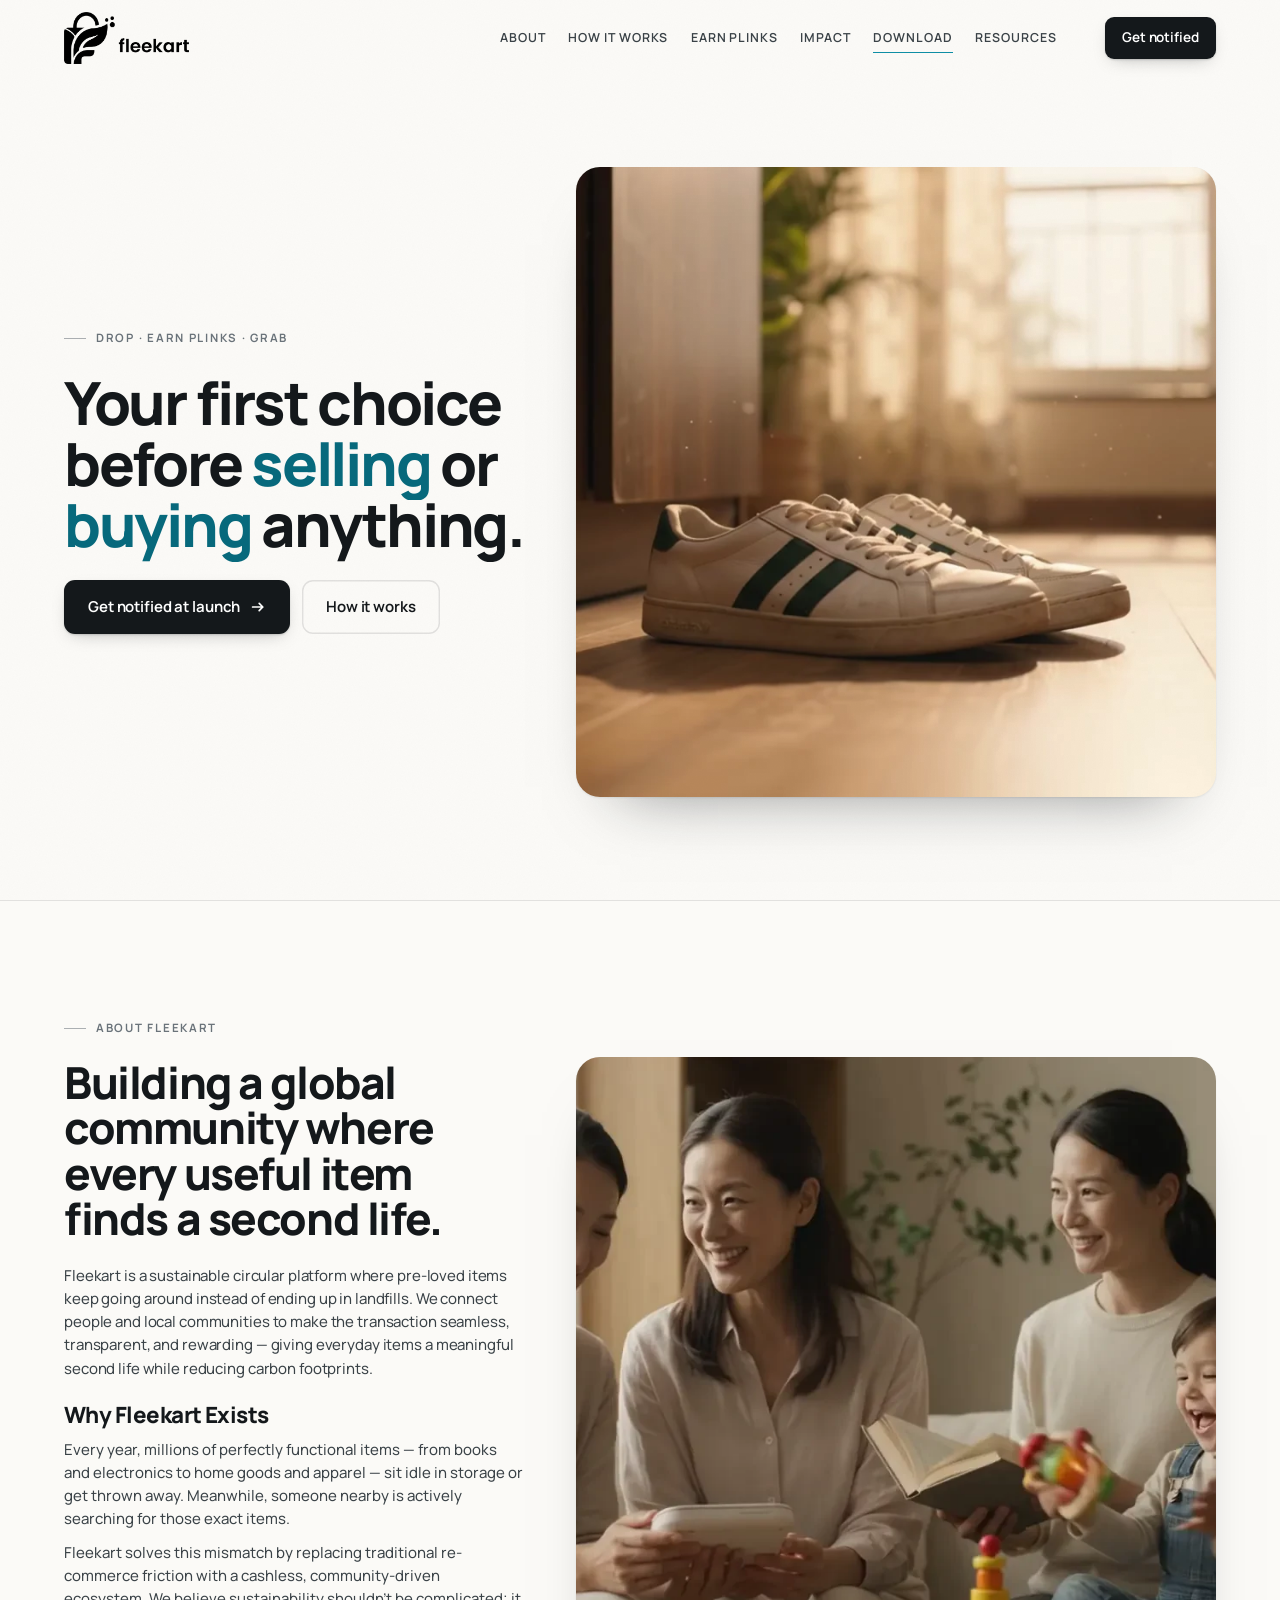
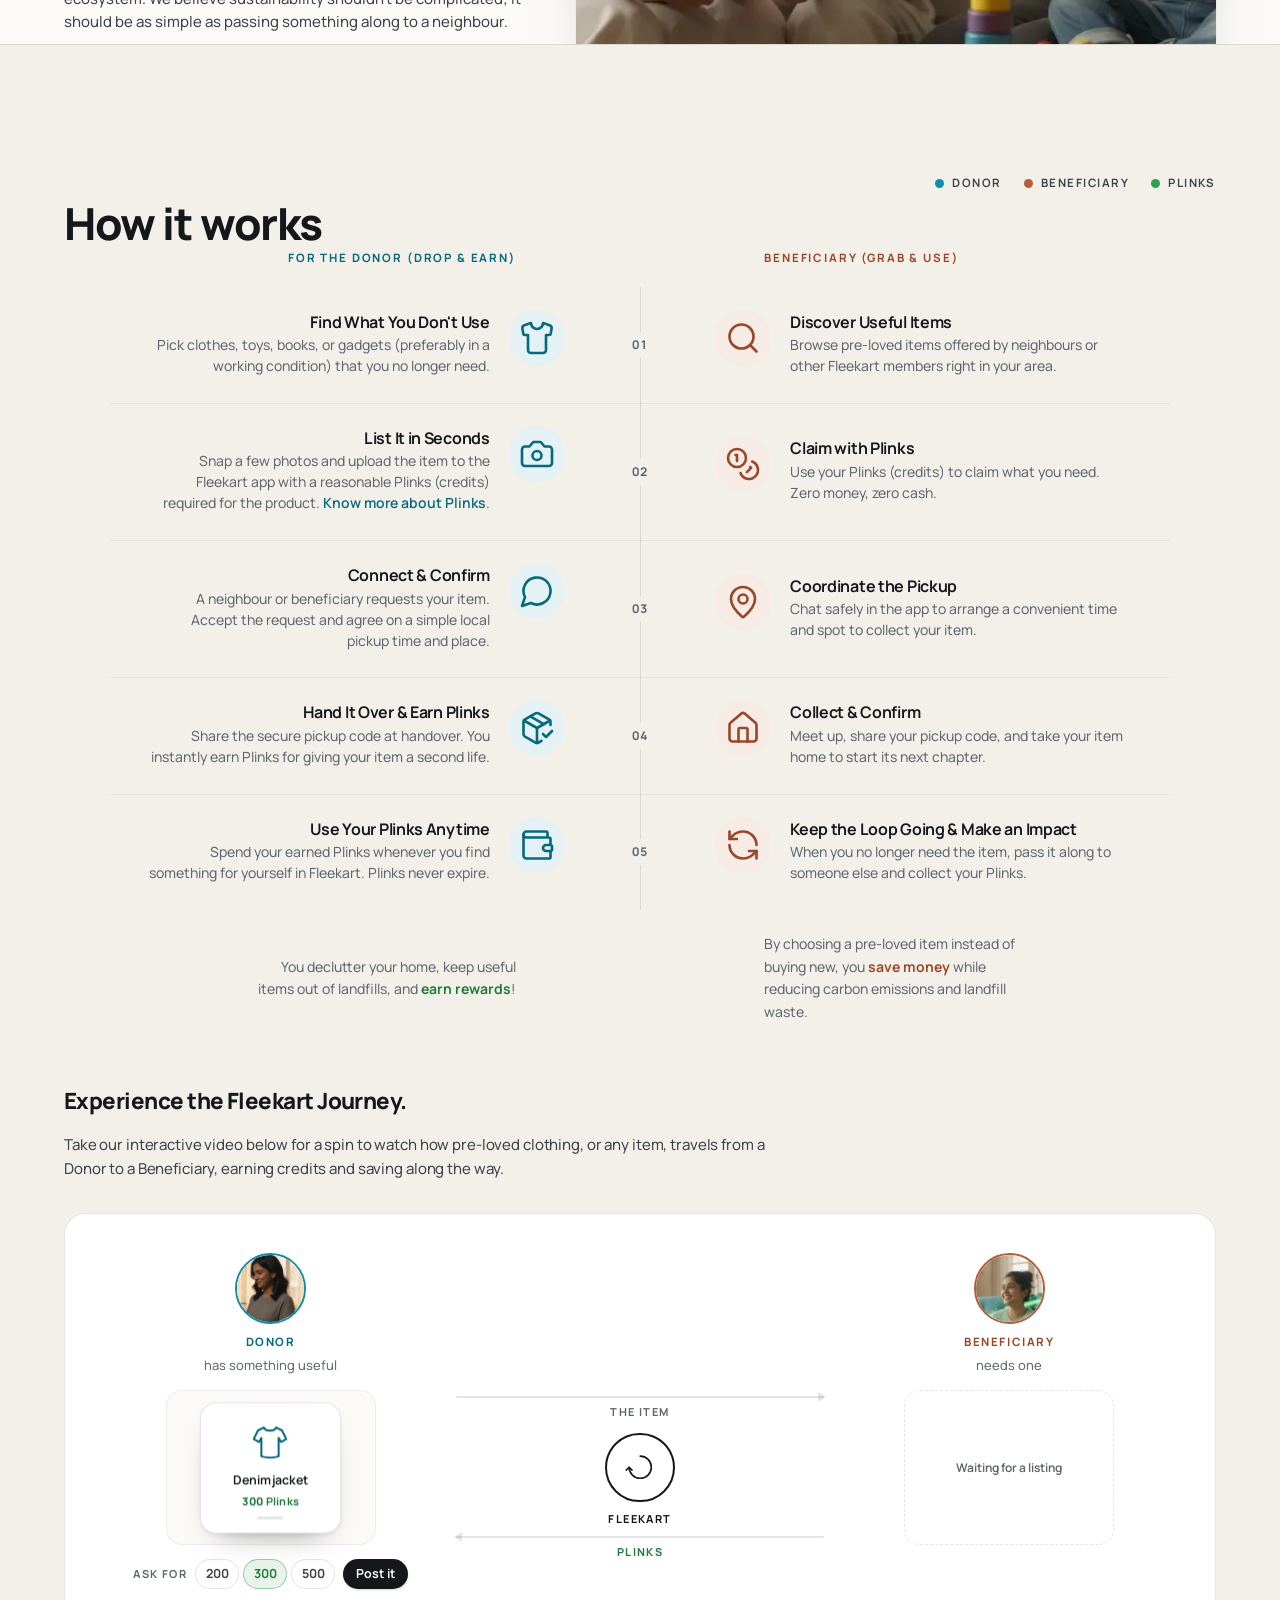
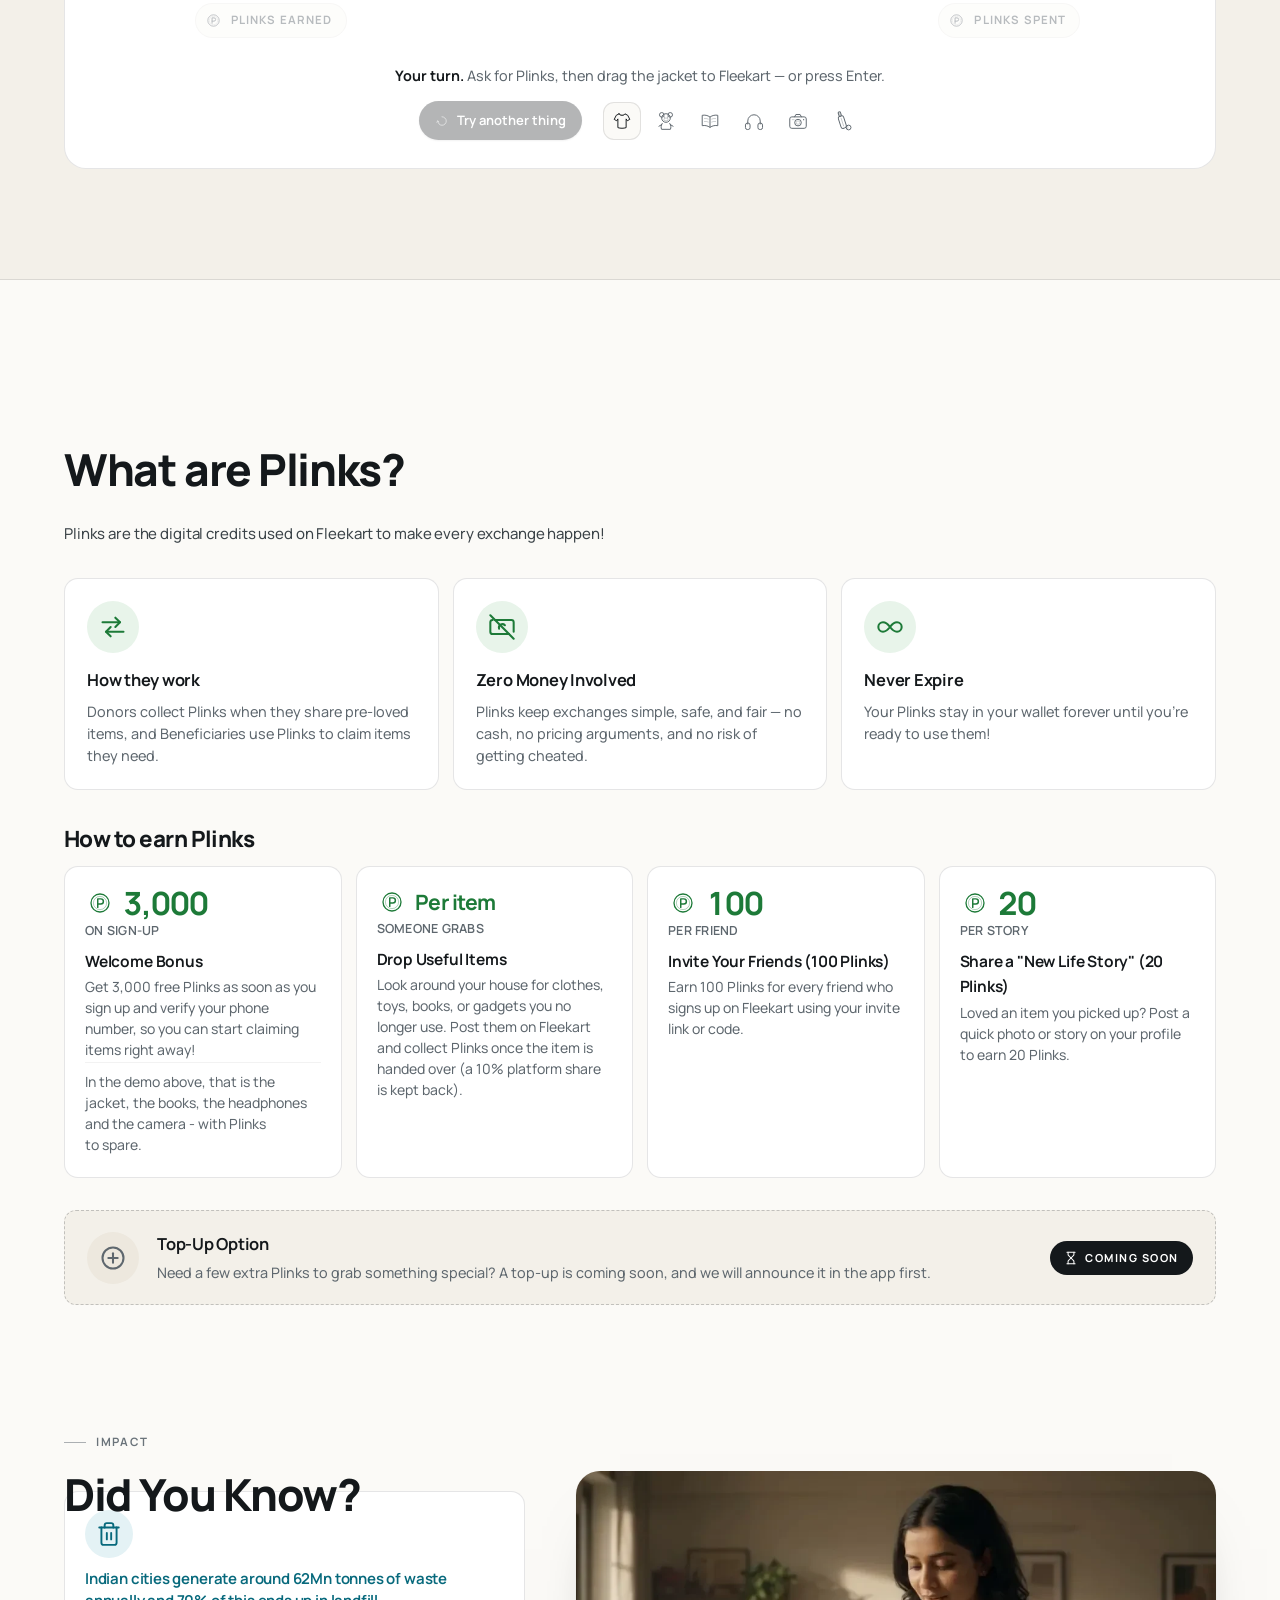
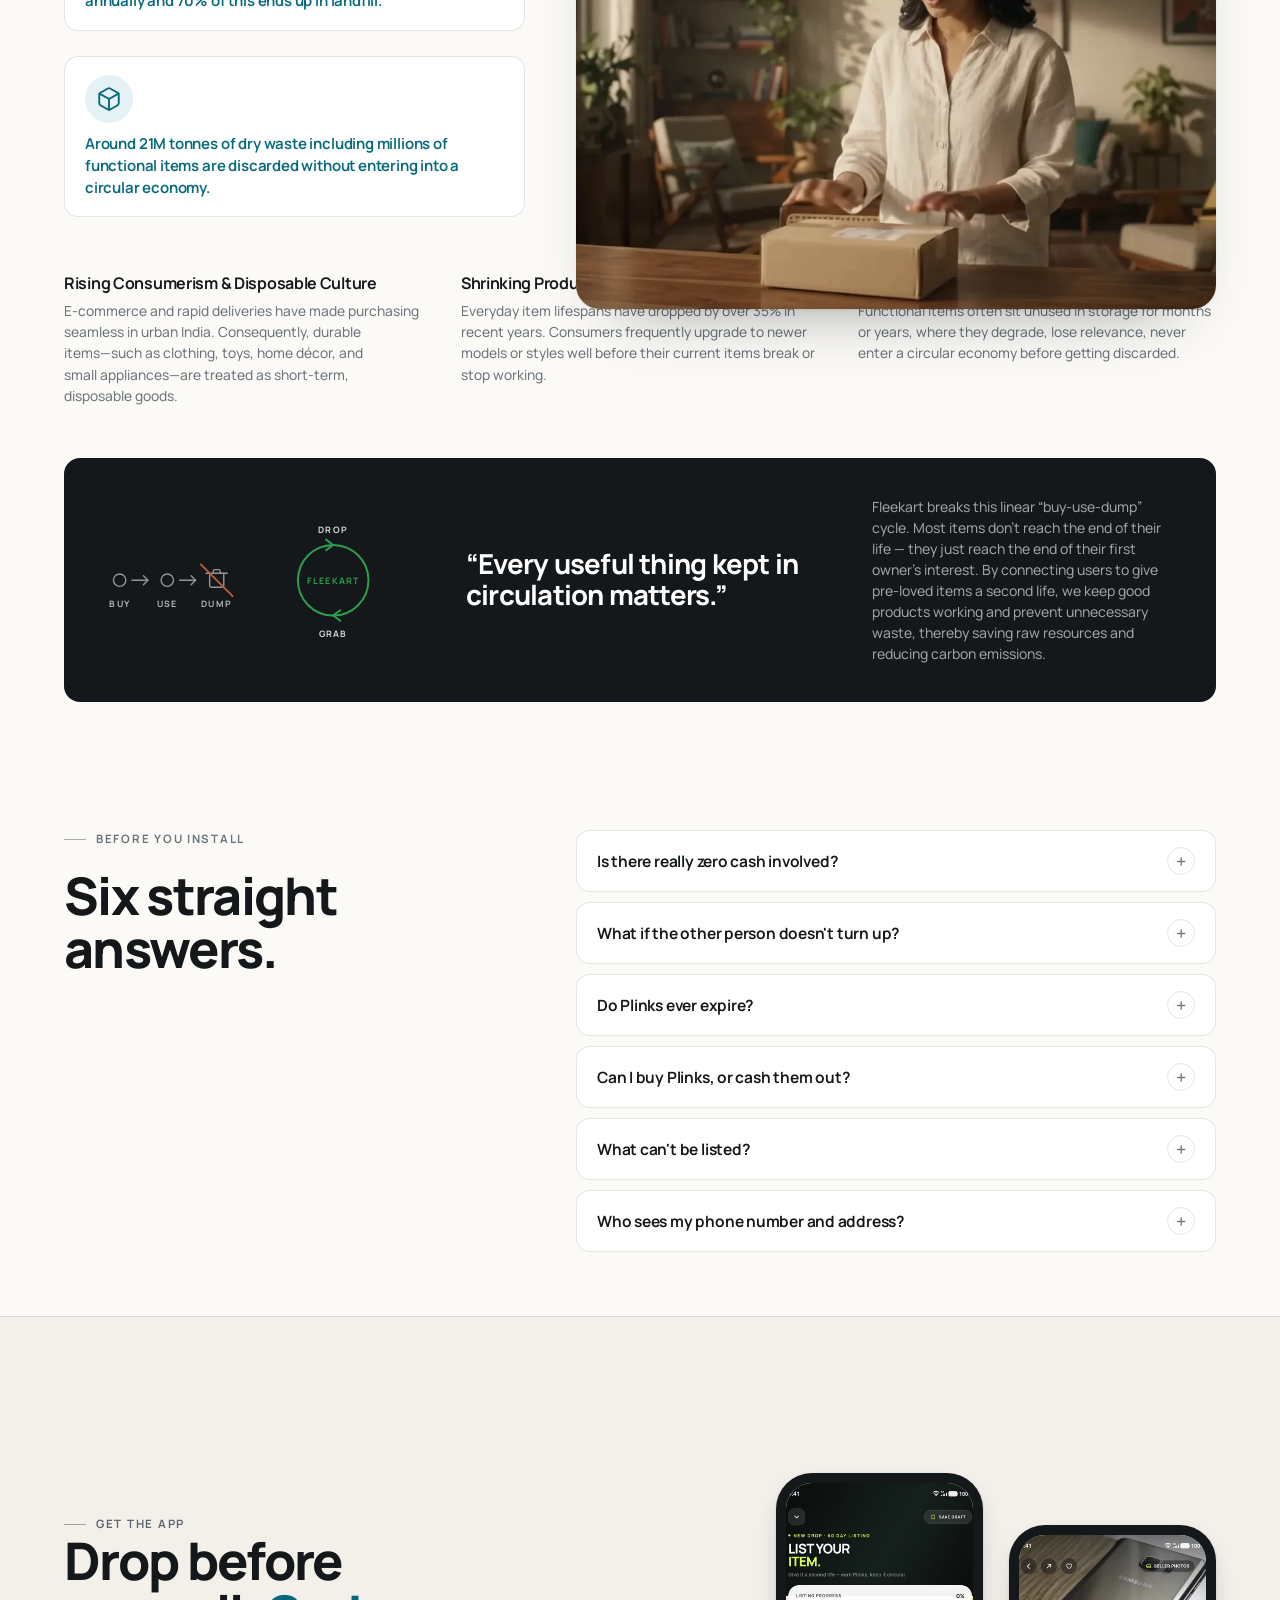
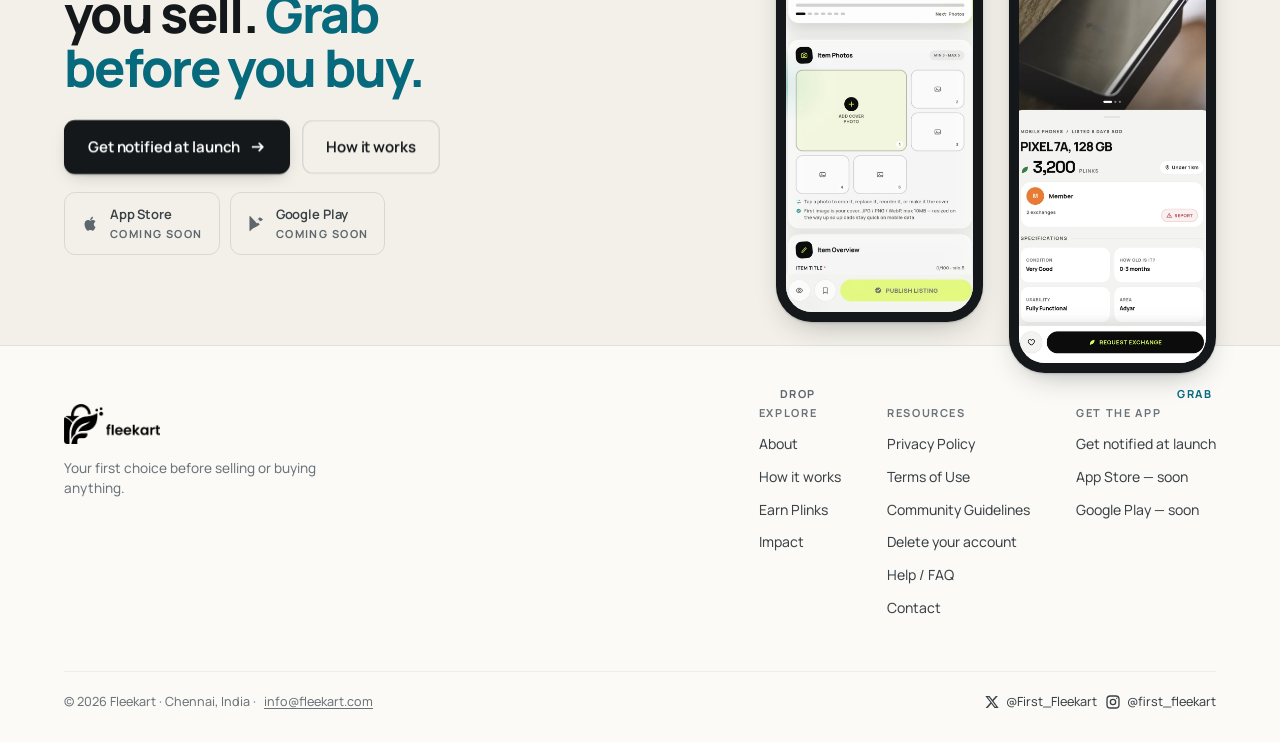
<file: index.html>
<!DOCTYPE html><html lang="en"><head><meta charSet="utf-8"/><meta name="viewport" content="width=device-width, initial-scale=1, viewport-fit=cover"/><link rel="preload" href="/assets/Manrope.woff2" as="font" crossorigin="anonymous" type="font/woff2"/><link rel="preload" as="script" fetchPriority="low" href="/_next/static/chunks/3l04zcqx63h3y.js"/><script src="/_next/static/chunks/2m912stn0vfa6.js" async=""></script><script src="/_next/static/chunks/1mh6a-0e61pyc.js" async=""></script><script src="/_next/static/chunks/turbopack-0lalso72z2cic.js" async=""></script><script src="/_next/static/chunks/3fntmmi971322.js" async=""></script><link rel="preload" href="/assets/v2.css?v=89feee09" as="style"/><link rel="preload" href="/assets/additions.css?v=ccd41a82" as="style"/><meta name="theme-color" content="#FBFAF7"/><title>Fleekart — Your first choice before selling or buying anything</title><meta name="description" content="Fleekart keeps useful things in circulation. Donors drop what they no longer need and earn Plinks. Beneficiaries use Plinks to grab what they need."/><meta property="og:title" content="Fleekart — Your first choice before selling or buying anything"/><meta property="og:description" content="Drop what you no longer use. Find what you need from people around you — and keep good things in circulation."/><meta property="og:url" content="https://fleekart.com/"/><meta property="og:image" content="https://fleekart.com/assets/og.png"/><meta property="og:type" content="website"/><meta name="twitter:card" content="summary_large_image"/><meta name="twitter:title" content="Fleekart — Your first choice before selling or buying anything"/><meta name="twitter:description" content="Drop what you no longer use. Find what you need from people around you — and keep good things in circulation."/><meta name="twitter:image" content="https://fleekart.com/assets/og.png"/><link rel="icon" href="/assets/favicon.webp" type="image/webp"/><link rel="icon" href="/assets/favicon-32.png" sizes="32x32" type="image/png"/><link rel="icon" href="/assets/icon-192.png" sizes="192x192" type="image/png"/><link rel="apple-touch-icon" href="/assets/apple-touch-icon.png"/><link rel="preload" href="/assets/Manrope.woff2" as="font" type="font/woff2" crossorigin="anonymous"/><link rel="stylesheet" href="/assets/v2.css?v=89feee09"/><link rel="stylesheet" href="/assets/additions.css?v=ccd41a82"/><script src="/_next/static/chunks/0cz1d0mv5g_q7.js" noModule=""></script></head><body class="no-js"><div hidden=""><!--$--><!--/$--></div><div><a class="skip" href="#main">Skip to content</a>
<!-- ══ INK ILLUSTRATION LIBRARY ══════════════════════════════════ -->
<svg width="0" height="0" aria-hidden="true" focusable="false" style="position:absolute;pointer-events:none">
<defs>
  <filter id="fkInk" x="-8%" y="-8%" width="116%" height="116%" color-interpolation-filters="sRGB">
    <feTurbulence type="fractalNoise" baseFrequency="0.017" numOctaves="3" seed="9" result="t"/>
    <feDisplacementMap in="SourceGraphic" in2="t" scale="2.6" xChannelSelector="R" yChannelSelector="G"/>
  </filter>
  <filter id="fkInkSoft" x="-8%" y="-8%" width="116%" height="116%" color-interpolation-filters="sRGB">
    <feTurbulence type="fractalNoise" baseFrequency="0.022" numOctaves="2" seed="4" result="t"/>
    <feDisplacementMap in="SourceGraphic" in2="t" scale="1.5" xChannelSelector="R" yChannelSelector="G"/>
  </filter>

  <!-- ── objects ───────────────────────────────────────────── -->
  <symbol id="i-shirt" viewBox="0 0 48 48">
    <path d="M17.5 8.5 11.5 11.5 7 20.5 12.5 23.5 15 19.4 15 38.5c6 1.8 12 1.8 18 0V19.4l2.5 4.1 5.5-3-4.5-9-6-3c-2.4 4.2-10.6 4.2-13 0Z"
      fill="none" stroke="currentColor" stroke-width="2.1" stroke-linejoin="round" stroke-linecap="round"/>
    <path d="M17.5 8.5c2.4 4.2 10.6 4.2 13 0" fill="none" stroke="currentColor" stroke-width="1.35" opacity=".5" stroke-linecap="round"/>
  </symbol>

  <symbol id="i-toy" viewBox="0 0 48 48">
    <circle cx="14.8" cy="10.6" r="5" fill="none" stroke="currentColor" stroke-width="2.1"/>
    <circle cx="33.2" cy="10.6" r="5" fill="none" stroke="currentColor" stroke-width="2.1"/>
    <circle cx="24" cy="17.5" r="9.4" fill="none" stroke="currentColor" stroke-width="2.1"/>
    <ellipse cx="24" cy="20.6" rx="4.4" ry="3.2" fill="none" stroke="currentColor" stroke-width="1.35" opacity=".6"/>
    <circle cx="20.4" cy="15.4" r="1.15" fill="currentColor"/><circle cx="27.6" cy="15.4" r="1.15" fill="currentColor"/>
    <path d="M15.6 29.4c-2.6 3-2.9 9.4-1.2 12.8h19.2c1.7-3.4 1.4-9.8-1.2-12.8" fill="none" stroke="currentColor" stroke-width="2.1" stroke-linejoin="round" stroke-linecap="round"/>
    <path d="M15 31.6 8.6 35.4M33 31.6l6.4 3.8" fill="none" stroke="currentColor" stroke-width="2.1" stroke-linecap="round"/>
  </symbol>

  <symbol id="i-book" viewBox="0 0 48 48">
    <path d="M24 15.4C18.6 11.4 12.6 10.6 7 11.6v22.6c5.6-1 11.6-.2 17 3.8 5.4-4 11.4-4.8 17-3.8V11.6c-5.6-1-11.6-.2-17 3.8Z"
      fill="none" stroke="currentColor" stroke-width="2.1" stroke-linejoin="round"/>
    <path d="M24 15.4V38" fill="none" stroke="currentColor" stroke-width="2.1"/>
    <path d="M11.8 18.6c3.2-.4 6.2 0 8.6 1.2M27.6 19.8c2.4-1.2 5.4-1.6 8.6-1.2M11.8 25c3.2-.4 6.2 0 8.6 1.2M27.6 26.2c2.4-1.2 5.4-1.6 8.6-1.2"
      fill="none" stroke="currentColor" stroke-width="1.35" opacity=".5" stroke-linecap="round"/>
  </symbol>

  <symbol id="i-gadget" viewBox="0 0 48 48">
    <path d="M10.4 30.6V24a13.6 13.6 0 0 1 27.2 0v6.6" fill="none" stroke="currentColor" stroke-width="2.1" stroke-linecap="round"/>
    <rect x="5.4" y="28.6" width="10" height="14" rx="4.2" fill="none" stroke="currentColor" stroke-width="2.1"/>
    <rect x="32.6" y="28.6" width="10" height="14" rx="4.2" fill="none" stroke="currentColor" stroke-width="2.1"/>
  </symbol>

  <!-- two more things to hand over (15 Sep, the founder's "add more sample
       products") and a leaf for the carbon line — same 2.1 stroke, same
       1.35/.5 detail lines as the four above, so the dots read as one set -->
  <symbol id="i-camera" viewBox="0 0 48 48">
    <rect x="6" y="15" width="36" height="25" rx="4.6" fill="none" stroke="currentColor" stroke-width="2.1"/>
    <path d="M16.6 15 19.4 9.8h9.2L31.4 15" fill="none" stroke="currentColor" stroke-width="2.1" stroke-linejoin="round" stroke-linecap="round"/>
    <circle cx="24" cy="27.5" r="7.2" fill="none" stroke="currentColor" stroke-width="2.1"/>
    <circle cx="24" cy="27.5" r="3.8" fill="none" stroke="currentColor" stroke-width="1.35" opacity=".5"/>
    <path d="M11.5 21h4" fill="none" stroke="currentColor" stroke-width="1.35" opacity=".5" stroke-linecap="round"/>
    <circle cx="36.3" cy="21" r="1.4" fill="currentColor"/>
  </symbol>

  <symbol id="i-bat" viewBox="0 0 48 48">
    <g transform="rotate(-18 24 24)">
      <rect x="21.4" y="3.2" width="5.2" height="9.8" rx="2.2" fill="none" stroke="currentColor" stroke-width="2.1"/>
      <path d="M18 17c0-2.4 1.5-4 3.6-4h4.8c2.1 0 3.6 1.6 3.6 4v18.4c0 2.8-2.1 4.8-4.8 4.8h-2.4c-2.7 0-4.8-2-4.8-4.8Z" fill="none" stroke="currentColor" stroke-width="2.1" stroke-linejoin="round"/>
      <path d="M24 17.6v17.8M22.2 6.2h3.6M22.2 9.4h3.6" fill="none" stroke="currentColor" stroke-width="1.35" opacity=".5" stroke-linecap="round"/>
    </g>
    <circle cx="38.4" cy="38.2" r="5.2" fill="none" stroke="currentColor" stroke-width="2.1"/>
    <path d="M35.4 34.8c2.4 2 2.4 4.8 0 6.8" fill="none" stroke="currentColor" stroke-width="1.35" opacity=".5" stroke-linecap="round"/>
  </symbol>

  <symbol id="i-leaf" viewBox="0 0 48 48">
    <path d="M9 39C9 21.4 21.4 9 39 9c0 17.6-12.4 30-30 30Z" fill="none" stroke="currentColor" stroke-width="2.1" stroke-linejoin="round"/>
    <path d="M9 39C15 31.4 22 24.4 30 18" fill="none" stroke="currentColor" stroke-width="1.35" opacity=".5" stroke-linecap="round"/>
  </symbol>

  <symbol id="i-plink" viewBox="0 0 48 48">
    <circle cx="24" cy="24" r="14.4" fill="none" stroke="currentColor" stroke-width="2.1"/>
    <circle cx="24" cy="24" r="10.6" fill="none" stroke="currentColor" stroke-width="1.2" opacity=".45"/>
    <path d="M20.4 31V17.4h4.9a4.1 4.1 0 0 1 0 8.2h-4.9" fill="none" stroke="currentColor" stroke-width="2.35" stroke-linecap="round" stroke-linejoin="round"/>
  </symbol>

  <symbol id="i-drop" viewBox="0 0 48 48">
    <path d="M24 4v10M20.2 10.4 24 14.2l3.8-3.8" fill="none" stroke="currentColor" stroke-width="2.1" stroke-linecap="round" stroke-linejoin="round"/>
    <path d="M24 17.4 38 23.6v13.2L24 43l-14-6.2V23.6Z" fill="none" stroke="currentColor" stroke-width="2.1" stroke-linejoin="round"/>
    <path d="M10 23.6 24 29.8l14-6.2M24 29.8V43" fill="none" stroke="currentColor" stroke-width="1.35" opacity=".55"/>
  </symbol>

  <symbol id="i-verify" viewBox="0 0 48 48">
    <path d="M22 6 35 11.8v12.4L22 30 9 24.2V11.8Z" fill="none" stroke="currentColor" stroke-width="2.1" stroke-linejoin="round"/>
    <path d="M9 11.8 22 17.6l13-5.8M22 17.6V30" fill="none" stroke="currentColor" stroke-width="1.35" opacity=".55"/>
    <circle cx="32.5" cy="33.5" r="9" fill="var(--card,#fff)" stroke="currentColor" stroke-width="2.1"/>
    <path d="m28.4 33.6 3 3 5.2-6" fill="none" stroke="currentColor" stroke-width="2.1" stroke-linecap="round" stroke-linejoin="round"/>
  </symbol>

  <symbol id="i-discover" viewBox="0 0 48 48">
    <rect x="7" y="7.5" width="12.4" height="12.4" rx="3.4" fill="none" stroke="currentColor" stroke-width="2.1"/>
    <rect x="24.6" y="7.5" width="12.4" height="12.4" rx="3.4" fill="none" stroke="currentColor" stroke-width="2.1" opacity=".5"/>
    <rect x="7" y="25.1" width="12.4" height="12.4" rx="3.4" fill="none" stroke="currentColor" stroke-width="2.1" opacity=".5"/>
    <circle cx="32.2" cy="31.6" r="8.2" fill="var(--card,#fff)" stroke="currentColor" stroke-width="2.1"/>
    <path d="m38.4 37.6 4.4 4.4" fill="none" stroke="currentColor" stroke-width="2.1" stroke-linecap="round"/>
  </symbol>

  <symbol id="i-spend" viewBox="0 0 48 48">
    <circle cx="19" cy="27" r="12.4" fill="none" stroke="currentColor" stroke-width="2.1"/>
    <path d="M15.9 33.2V21.4h4.3a3.6 3.6 0 0 1 0 7.2h-4.3" fill="none" stroke="currentColor" stroke-width="2.2" stroke-linecap="round" stroke-linejoin="round"/>
    <path d="M30.6 16.4 41.4 6.6M33.6 6h8v8" fill="none" stroke="currentColor" stroke-width="2.1" stroke-linecap="round" stroke-linejoin="round"/>
  </symbol>

  <symbol id="i-receive" viewBox="0 0 48 48">
    <path d="M28 42V10.4L42 6v36Z" fill="none" stroke="currentColor" stroke-width="2.1" stroke-linejoin="round"/>
    <circle cx="32.4" cy="25.4" r="1.5" fill="currentColor"/>
    <rect x="5" y="19" width="13.4" height="13.4" rx="3" fill="none" stroke="currentColor" stroke-width="2.1"/>
    <path d="M20.4 25.7h6.2M23.4 22.4l3.4 3.3-3.4 3.3" fill="none" stroke="currentColor" stroke-width="2.1" stroke-linecap="round" stroke-linejoin="round"/>
  </symbol>

  <symbol id="i-again" viewBox="0 0 48 48">
    <rect x="16.4" y="16.4" width="15.2" height="15.2" rx="4" fill="none" stroke="currentColor" stroke-width="2.1"/>
    <path d="M24 9.4A14.6 14.6 0 1 1 9.4 24" fill="none" stroke="currentColor" stroke-width="2.1" stroke-linecap="round"/>
    <path d="m5.6 27.8 3.8-3.8 3.8 3.8" fill="none" stroke="currentColor" stroke-width="2.1" stroke-linecap="round" stroke-linejoin="round"/>
  </symbol>

  <symbol id="i-loop" viewBox="0 0 48 48">
    <path d="M24 9.4A14.6 14.6 0 1 1 9.4 24" fill="none" stroke="currentColor" stroke-width="2.1" stroke-linecap="round"/>
    <path d="m5.6 27.8 3.8-3.8 3.8 3.8" fill="none" stroke="currentColor" stroke-width="2.1" stroke-linecap="round" stroke-linejoin="round"/>
  </symbol>

  <symbol id="i-check" viewBox="0 0 24 24">
    <path d="m5 12.6 4.4 4.4L19 7" fill="none" stroke="currentColor" stroke-width="2.2" stroke-linecap="round" stroke-linejoin="round"/>
  </symbol>

  <symbol id="i-bin" viewBox="0 0 48 48">
    <path d="M12 16.6h24l-2.2 24.2H14.2Z" fill="none" stroke="currentColor" stroke-width="2.1" stroke-linejoin="round"/>
    <path d="M8.6 16.6h30.8M19 16.6l1-5h8l1 5" fill="none" stroke="currentColor" stroke-width="2.1" stroke-linecap="round" stroke-linejoin="round"/>
    <path d="M20 23.4v10M28 23.4v10" fill="none" stroke="currentColor" stroke-width="1.35" opacity=".5" stroke-linecap="round"/>
  </symbol>

  <symbol id="l-shirt" viewBox="0 0 24 24"><g fill="none" stroke="currentColor" stroke-width="1.75" stroke-linecap="round" stroke-linejoin="round"><path d="M20.38 3.46 16 2a4 4 0 0 1-8 0L3.62 3.46a2 2 0 0 0-1.34 2.23l.58 3.47a1 1 0 0 0 .99.84H6v10c0 1.1.9 2 2 2h8a2 2 0 0 0 2-2V10h2.15a1 1 0 0 0 .99-.84l.58-3.47a2 2 0 0 0-1.34-2.23z"/></g></symbol>
  <symbol id="l-camera" viewBox="0 0 24 24"><g fill="none" stroke="currentColor" stroke-width="1.75" stroke-linecap="round" stroke-linejoin="round"><path d="M14.5 4h-5L7 7H4a2 2 0 0 0-2 2v9a2 2 0 0 0 2 2h16a2 2 0 0 0 2-2V9a2 2 0 0 0-2-2h-3l-2.5-3z"/><circle cx="12" cy="13" r="3"/></g></symbol>
  <symbol id="l-message" viewBox="0 0 24 24"><g fill="none" stroke="currentColor" stroke-width="1.75" stroke-linecap="round" stroke-linejoin="round"><path d="M7.9 20A9 9 0 1 0 4 16.1L2 22Z"/></g></symbol>
  <symbol id="l-package-check" viewBox="0 0 24 24"><g fill="none" stroke="currentColor" stroke-width="1.75" stroke-linecap="round" stroke-linejoin="round"><path d="m16 16 2 2 4-4"/><path d="M21 10V8a2 2 0 0 0-1-1.73l-7-4a2 2 0 0 0-2 0l-7 4A2 2 0 0 0 3 8v8a2 2 0 0 0 1 1.73l7 4a2 2 0 0 0 2 0l2-1.14"/><path d="m7.5 4.27 9 5.15"/><path d="M3.29 7 12 12l8.71-5"/><path d="M12 22V12"/></g></symbol>
  <symbol id="l-wallet" viewBox="0 0 24 24"><g fill="none" stroke="currentColor" stroke-width="1.75" stroke-linecap="round" stroke-linejoin="round"><path d="M19 7V4a1 1 0 0 0-1-1H5a2 2 0 0 0 0 4h15a1 1 0 0 1 1 1v4h-3a2 2 0 0 0 0 4h3a1 1 0 0 0 1-1v-2a1 1 0 0 0-1-1"/><path d="M3 5v14a2 2 0 0 0 2 2h15a1 1 0 0 0 1-1v-4"/></g></symbol>
  <symbol id="l-search" viewBox="0 0 24 24"><g fill="none" stroke="currentColor" stroke-width="1.75" stroke-linecap="round" stroke-linejoin="round"><circle cx="11" cy="11" r="8"/><path d="m21 21-4.3-4.3"/></g></symbol>
  <symbol id="l-coins" viewBox="0 0 24 24"><g fill="none" stroke="currentColor" stroke-width="1.75" stroke-linecap="round" stroke-linejoin="round"><circle cx="8" cy="8" r="6"/><path d="M18.09 10.37A6 6 0 1 1 10.34 18"/><path d="M7 6h1v4"/><path d="m16.71 13.88.7.71-2.82 2.82"/></g></symbol>
  <symbol id="l-map-pin" viewBox="0 0 24 24"><g fill="none" stroke="currentColor" stroke-width="1.75" stroke-linecap="round" stroke-linejoin="round"><path d="M20 10c0 4.993-5.539 10.193-7.399 11.799a1 1 0 0 1-1.202 0C9.539 20.193 4 14.993 4 10a8 8 0 0 1 16 0"/><circle cx="12" cy="10" r="3"/></g></symbol>
  <symbol id="l-home" viewBox="0 0 24 24"><g fill="none" stroke="currentColor" stroke-width="1.75" stroke-linecap="round" stroke-linejoin="round"><path d="M15 21v-8a1 1 0 0 0-1-1h-4a1 1 0 0 0-1 1v8"/><path d="M3 10a2 2 0 0 1 .709-1.528l7-5.999a2 2 0 0 1 2.582 0l7 5.999A2 2 0 0 1 21 10v9a2 2 0 0 1-2 2H5a2 2 0 0 1-2-2z"/></g></symbol>
  <symbol id="l-refresh" viewBox="0 0 24 24"><g fill="none" stroke="currentColor" stroke-width="1.75" stroke-linecap="round" stroke-linejoin="round"><path d="M21 12a9 9 0 0 0-9-9 9.75 9.75 0 0 0-6.74 2.74L3 8"/><path d="M3 3v5h5"/><path d="M3 12a9 9 0 0 0 9 9 9.75 9.75 0 0 0 6.74-2.74L21 16"/><path d="M16 16h5v5"/></g></symbol>
  <symbol id="l-gift" viewBox="0 0 24 24"><g fill="none" stroke="currentColor" stroke-width="1.75" stroke-linecap="round" stroke-linejoin="round"><rect x="3" y="8" width="18" height="4" rx="1"/><path d="M12 8v13"/><path d="M19 12v7a2 2 0 0 1-2 2H7a2 2 0 0 1-2-2v-7"/><path d="M7.5 8a2.5 2.5 0 0 1 0-5A4.8 8 0 0 1 12 8a4.8 8 0 0 1 4.5-5 2.5 2.5 0 0 1 0 5"/></g></symbol>
  <symbol id="l-bag" viewBox="0 0 24 24"><g fill="none" stroke="currentColor" stroke-width="1.75" stroke-linecap="round" stroke-linejoin="round"><path d="M6 2 3 6v14a2 2 0 0 0 2 2h14a2 2 0 0 0 2-2V6l-3-4Z"/><path d="M3 6h18"/><path d="M16 10a4 4 0 0 1-8 0"/></g></symbol>
  <symbol id="l-trash" viewBox="0 0 24 24"><g fill="none" stroke="currentColor" stroke-width="1.75" stroke-linecap="round" stroke-linejoin="round"><path d="M3 6h18"/><path d="M19 6v14c0 1-1 2-2 2H7c-1 0-2-1-2-2V6"/><path d="M8 6V4c0-1 1-2 2-2h4c1 0 2 1 2 2v2"/><path d="M10 11v6"/><path d="M14 11v6"/></g></symbol>
  <symbol id="l-layers" viewBox="0 0 24 24"><g fill="none" stroke="currentColor" stroke-width="1.75" stroke-linecap="round" stroke-linejoin="round"><path d="M12.83 2.18a2 2 0 0 0-1.66 0L2.6 6.08a1 1 0 0 0 0 1.83l8.58 3.91a2 2 0 0 0 1.66 0l8.58-3.9a1 1 0 0 0 0-1.83Z"/><path d="m22 17.65-9.17 4.16a2 2 0 0 1-1.66 0L2 17.65"/><path d="m22 12.65-9.17 4.16a2 2 0 0 1-1.66 0L2 12.65"/></g></symbol>
  <symbol id="l-box" viewBox="0 0 24 24"><g fill="none" stroke="currentColor" stroke-width="1.75" stroke-linecap="round" stroke-linejoin="round"><path d="M21 8a2 2 0 0 0-1-1.73l-7-4a2 2 0 0 0-2 0l-7 4A2 2 0 0 0 3 8v8a2 2 0 0 0 1 1.73l7 4a2 2 0 0 0 2 0l7-4A2 2 0 0 0 21 16Z"/><path d="m3.3 7 8.7 5 8.7-5"/><path d="M12 22V12"/></g></symbol>
  <symbol id="l-hourglass" viewBox="0 0 24 24"><g fill="none" stroke="currentColor" stroke-width="1.75" stroke-linecap="round" stroke-linejoin="round"><path d="M5 22h14"/><path d="M5 2h14"/><path d="M17 22v-4.172a2 2 0 0 0-.586-1.414L12 12l-4.414 4.414A2 2 0 0 0 7 17.828V22"/><path d="M7 2v4.172a2 2 0 0 0 .586 1.414L12 12l4.414-4.414A2 2 0 0 0 17 6.172V2"/></g></symbol>
  <symbol id="l-swap" viewBox="0 0 24 24"><g fill="none" stroke="currentColor" stroke-width="1.75" stroke-linecap="round" stroke-linejoin="round"><path d="M3 8h15"/><path d="m14 4 4 4-4 4"/><path d="M21 16H6"/><path d="m10 12-4 4 4 4"/></g></symbol>
  <symbol id="l-no-cash" viewBox="0 0 24 24"><g fill="none" stroke="currentColor" stroke-width="1.75" stroke-linecap="round" stroke-linejoin="round"><path d="M6 6h14a2 2 0 0 1 2 2v8"/><path d="M18 18H4a2 2 0 0 1-2-2V8a2 2 0 0 1 2-2"/><path d="M14.5 10.5A3 3 0 0 0 9.5 13.5"/><path d="m2 2 20 20"/></g></symbol>
  <symbol id="l-infinity" viewBox="0 0 24 24"><g fill="none" stroke="currentColor" stroke-width="1.75" stroke-linecap="round" stroke-linejoin="round"><path d="M12 12c-2-2.67-4-4-6-4a4 4 0 1 0 0 8c2 0 4-1.33 6-4Zm0 0c2 2.67 4 4 6 4a4 4 0 0 0 0-8c-2 0-4 1.33-6 4Z"/></g></symbol>
  <symbol id="l-top-up" viewBox="0 0 24 24"><g fill="none" stroke="currentColor" stroke-width="1.75" stroke-linecap="round" stroke-linejoin="round"><circle cx="12" cy="12" r="9"/><path d="M12 8v8"/><path d="M8 12h8"/></g></symbol>
</defs>
</svg>

<!-- ══ NAVIGATION ═══════════════════════════════════════════════ -->
<header class="nav" id="nav">
  <div class="nav__in">
    <a class="nav__logo" href="#top" aria-label="Fleekart — home">
      <img src="/assets/logo.webp" alt="Fleekart" width="440" height="183" fetchpriority="high" decoding="async">
    </a>
    <nav class="nav__links" aria-label="Primary">
      <a href="#about">About</a>
      <a href="#how">How it works</a>
      <a href="#plinks">Earn Plinks</a>
      <a href="#impact">Impact</a>
      <a href="#download">Download</a>
      <a href="#resources">Resources</a>
    </nav>
    <a class="btn btn--sm nav__cta" data-waitlist href="mailto:info@fleekart.com?subject=Notify%20me%20when%20Fleekart%20launches&body=Hi%20Fleekart%2C%0A%0APlease%20let%20me%20know%20when%20the%20app%20launches.%0A%0AMy%20area%3A%20">Get notified</a>
    <button class="burger" id="burger" aria-expanded="false" aria-controls="mnav" aria-label="Open menu">
      <span></span><span></span>
    </button>
  </div>
</header>

<div class="mnav" id="mnav" inert>
  <nav aria-label="Primary mobile">
    <a href="#about">About <span>01</span></a>
    <a href="#how">How it works <span>02</span></a>
    <a href="#plinks">Earn Plinks <span>03</span></a>
    <a href="#impact">Impact <span>04</span></a>
    <a href="#download">Download <span>05</span></a>
    <a href="#resources">Resources <span>06</span></a>
  </nav>
  <a class="btn" data-waitlist href="mailto:info@fleekart.com?subject=Notify%20me%20when%20Fleekart%20launches&body=Hi%20Fleekart%2C%0A%0APlease%20let%20me%20know%20when%20the%20app%20launches.%0A%0AMy%20area%3A%20">Get notified at launch</a>
</div>

<main id="main">

<!-- ══ HERO ═════════════════════════════════════════════════════ -->
<section class="hero" id="top">
  <div class="wrap hero__grid">

    <div class="hero__copy">
      <p class="eyebrow" id="heroBrow">Drop · Earn Plinks · Grab</p>
      <h1 class="d1" id="heroH1">
        <span class="ln"><span>Your first choice</span></span>
        <span class="ln"><span>before <em>selling</em> or</span></span>
        <span class="ln"><span><em>buying</em> anything.</span></span>
      </h1>
      <div class="hero__cta" id="heroCta">
        <a class="btn" data-waitlist href="mailto:info@fleekart.com?subject=Notify%20me%20when%20Fleekart%20launches&body=Hi%20Fleekart%2C%0A%0APlease%20let%20me%20know%20when%20the%20app%20launches.%0A%0AMy%20area%3A%20">Get notified at launch <svg class="ar" width="16" height="16" viewBox="0 0 16 16" aria-hidden="true" fill="none" stroke="currentColor" stroke-width="1.7" stroke-linecap="round" stroke-linejoin="round"><path d="M2.6 8h10.2M9.2 4.4 12.8 8l-3.6 3.6"/></svg></a>
        <a class="btn btn--ghost" href="#how">How it works</a>
      </div>
    </div>

    <!-- circulation stage -->
    <div class="stage" id="heroStage">
      <figure class="shot shot--reel" id="heroShot">
        <div class="shot__frame">
          <video class="shot__reel" autoplay muted loop playsinline preload="auto" poster="/assets/hero-fleekart.webp"
                 aria-label="A pair of worn sneakers left by the door, carried out through the neighbourhood, and given a second life with someone else"
                 data-inview>
            <source src="/assets/hero-fleekart.mp4" type="video/mp4">
          </video>
        </div>

      </figure>
    </div>
  </div>
</section>

<hr class="hr">

<!-- ══ ABOUT ════════════════════════════════════════════════════ -->
<section class="sec about" id="about" aria-labelledby="aboutH">
  <div class="wrap about__grid">
    <div class="about__body">
      <p class="eyebrow rv">About Fleekart</p>
      <h2 class="d2 rv" id="aboutH">Building a global community where every useful item finds a second life.</h2>
      <p class="lead rv">Fleekart is a sustainable circular platform where pre-loved items keep going around instead of ending up in landfills. We connect people and local communities to make the transaction seamless, transparent, and rewarding — giving everyday items a meaningful second life while reducing carbon footprints.</p>
      <div class="about__why rv">
        <h3 class="d3">Why Fleekart Exists</h3>
        <p>Every year, millions of perfectly functional items — from books and electronics to home goods and apparel — sit idle in storage or get thrown away. Meanwhile, someone nearby is actively searching for those exact items.</p>
        <p>Fleekart solves this mismatch by replacing traditional re-commerce friction with a cashless, community-driven ecosystem. We believe sustainability shouldn't be complicated; it should be as simple as passing something along to a neighbour.</p>
      </div>
    </div>

    <!-- the About clip: right of the copy on a desktop, under it on a phone (client, 18 Sep + 21 Sep) -->
    <div class="stage rv">
      <figure class="shot shot--about">
        <div class="shot__frame">
          <video class="shot__reel" muted loop playsinline preload="none" poster="/assets/about-sharing.webp"
                 aria-label="A pair of headphones on a desk, a book returned to a shelf, and a box passed from one person to another"
                 data-inview>
            <source src="/assets/about-sharing.mp4" type="video/mp4">
          </video>
        </div>
      </figure>
    </div>
  </div>
</section>

<!-- ══ HOW IT WORKS ═════════════════════════════════════════════ -->
<section class="sec how" id="how" aria-labelledby="howH">
  <div class="wrap">
    <div class="how__head">
      <div class="sec-head">
        <p class="eyebrow rv">How it works</p>
        <h2 class="d2 rv" id="howH">How it works</h2>
      </div>
      <div class="how__legend rv">
        <span><i style="background:var(--teal)"></i> Donor</span>
        <span><i style="background:var(--clay)"></i> Beneficiary</span>
        <span><i style="background:var(--green)"></i> Plinks</span>
      </div>
    </div>

    <!-- the two sides of one handover -->
    <div class="ladder rv" id="ladder">
      <div class="ladder__head">
        <div class="ladder__role ladder__role--donor">
          <span class="flow__label">For the Donor (Drop &amp; Earn)</span>
        </div>
        <div aria-hidden="true"></div>
        <div class="ladder__role ladder__role--ben">
          <span class="flow__label">Beneficiary (Grab &amp; Use)</span>
        </div>
      </div>

      <ol class="ladder__rows" id="ladderRows">
      <li class="rung">
        <div class="rung__side rung__side--donor">
          <span class="rung__ico"><svg viewBox="0 0 24 24" aria-hidden="true"><use href="#l-shirt"/></svg></span>
          <div class="rung__txt">
            <span class="rung__tag">Donor</span>
            <h3>Find What You Don't Use</h3>
            <p>Pick clothes, toys, books, or gadgets (preferably in a working condition) that you no longer need.</p>
          </div>
        </div>
        <div class="rung__node" aria-hidden="true">01</div>
        <div class="rung__side rung__side--ben">
          <span class="rung__ico"><svg viewBox="0 0 24 24" aria-hidden="true"><use href="#l-search"/></svg></span>
          <div class="rung__txt">
            <span class="rung__tag">Beneficiary</span>
            <h3>Discover Useful Items</h3>
            <p>Browse pre-loved items offered by neighbours or other Fleekart members right in your area.</p>
          </div>
        </div>
      </li>
      <li class="rung">
        <div class="rung__side rung__side--donor">
          <span class="rung__ico"><svg viewBox="0 0 24 24" aria-hidden="true"><use href="#l-camera"/></svg></span>
          <div class="rung__txt">
            <span class="rung__tag">Donor</span>
            <h3>List It in Seconds</h3>
            <p>Snap a few photos and upload the item to the Fleekart app with a reasonable Plinks (credits) required for the product. <a class="tlink" href="#plinks">Know more about Plinks</a>.</p>
          </div>
        </div>
        <div class="rung__node" aria-hidden="true">02</div>
        <div class="rung__side rung__side--ben">
          <span class="rung__ico"><svg viewBox="0 0 24 24" aria-hidden="true"><use href="#l-coins"/></svg></span>
          <div class="rung__txt">
            <span class="rung__tag">Beneficiary</span>
            <h3>Claim with Plinks</h3>
            <p>Use your Plinks (credits) to claim what you need. Zero money, zero cash.</p>
          </div>
        </div>
      </li>
      <li class="rung">
        <div class="rung__side rung__side--donor">
          <span class="rung__ico"><svg viewBox="0 0 24 24" aria-hidden="true"><use href="#l-message"/></svg></span>
          <div class="rung__txt">
            <span class="rung__tag">Donor</span>
            <h3>Connect &amp; Confirm</h3>
            <p>A neighbour or beneficiary requests your item. Accept the request and agree on a simple local pickup time and place.</p>
          </div>
        </div>
        <div class="rung__node" aria-hidden="true">03</div>
        <div class="rung__side rung__side--ben">
          <span class="rung__ico"><svg viewBox="0 0 24 24" aria-hidden="true"><use href="#l-map-pin"/></svg></span>
          <div class="rung__txt">
            <span class="rung__tag">Beneficiary</span>
            <h3>Coordinate the Pickup</h3>
            <p>Chat safely in the app to arrange a convenient time and spot to collect your item.</p>
          </div>
        </div>
      </li>
      <li class="rung">
        <div class="rung__side rung__side--donor">
          <span class="rung__ico"><svg viewBox="0 0 24 24" aria-hidden="true"><use href="#l-package-check"/></svg></span>
          <div class="rung__txt">
            <span class="rung__tag">Donor</span>
            <h3>Hand It Over &amp; Earn Plinks</h3>
            <p>Share the secure pickup code at handover. You instantly earn Plinks for giving your item a second life.</p>
          </div>
        </div>
        <div class="rung__node" aria-hidden="true">04</div>
        <div class="rung__side rung__side--ben">
          <span class="rung__ico"><svg viewBox="0 0 24 24" aria-hidden="true"><use href="#l-home"/></svg></span>
          <div class="rung__txt">
            <span class="rung__tag">Beneficiary</span>
            <h3>Collect &amp; Confirm</h3>
            <p>Meet up, share your pickup code, and take your item home to start its next chapter.</p>
          </div>
        </div>
      </li>
      <li class="rung">
        <div class="rung__side rung__side--donor">
          <span class="rung__ico"><svg viewBox="0 0 24 24" aria-hidden="true"><use href="#l-wallet"/></svg></span>
          <div class="rung__txt">
            <span class="rung__tag">Donor</span>
            <h3>Use Your Plinks Anytime</h3>
            <p>Spend your earned Plinks whenever you find something for yourself in Fleekart. Plinks never expire.</p>
          </div>
        </div>
        <div class="rung__node" aria-hidden="true">05</div>
        <div class="rung__side rung__side--ben">
          <span class="rung__ico"><svg viewBox="0 0 24 24" aria-hidden="true"><use href="#l-refresh"/></svg></span>
          <div class="rung__txt">
            <span class="rung__tag">Beneficiary</span>
            <h3>Keep the Loop Going &amp; Make an Impact</h3>
            <p>When you no longer need the item, pass it along to someone else and collect your Plinks.</p>
          </div>
        </div>
      </li>
      </ol>

      <div class="ladder__foot">
        <p class="ladder__out ladder__out--donor">You declutter your home, keep useful items out of landfills, and <b>earn rewards</b>!</p>
        <div aria-hidden="true"></div>
        <p class="ladder__out ladder__out--ben">By choosing a pre-loved item instead of buying new, you <b>save money</b> while reducing carbon emissions and landfill waste.</p>
      </div>
    </div>

    <div class="journey rv">
      <div class="sec-head">
        <h3 class="d3" id="journeyH">Experience the Fleekart Journey.</h3>
        <p class="lead">Take our interactive video below for a spin to watch how pre-loved clothing, or any item, travels from a Donor to a Beneficiary, earning credits and saving along the way.</p>
      </div>
    </div>

    <!-- make the handover yourself — five beats, in the order the app does them:
         pick a thing · ask for Plinks · post it (Fleekart checks it) · the
         Beneficiary accepts · the thing goes across and the Plinks come back.
         The founder's 15 Sep ask; the states are driven from /assets/app.js -->
    <div class="deal rv" id="deal">
      <div class="deal__stage" id="dealStage">

        <section class="deal__side deal__side--donor" aria-label="Donor">
          <header class="deal__who">
            <img class="deal__ava" src="/assets/avatar-donor.webp" alt="" width="280" height="280" loading="lazy" decoding="async">
            <span class="deal__role">Donor</span>
            <span class="deal__note">has something useful</span>
          </header>
          <div class="deal__slot deal__slot--from" id="slotFrom" aria-hidden="true"><span>given</span></div>
          <!-- how many Plinks to ask for: three choices a thing, the middle one
               pre-chosen so the drag still works without touching this row -->
          <div class="deal__ask" id="dealAsk">
            <span class="deal__askLab" id="dealAskLab">Ask for</span>
            <div class="deal__chips" role="radiogroup" aria-labelledby="dealAskLab">
              <button type="button" role="radio" aria-checked="false" data-ask="0" tabindex="-1">200</button>
              <button type="button" role="radio" aria-checked="true" data-ask="1">300</button>
              <button type="button" role="radio" aria-checked="false" data-ask="2" tabindex="-1">500</button>
            </div>
            <button class="deal__post" type="button" id="dealPost">Post it</button>
          </div>
          <p class="wallet" id="walletDonor">
            <span class="wallet__coin" aria-hidden="true"><svg viewBox="0 0 48 48"><use href="#i-plink"/></svg></span>
            <span class="wallet__t"><b class="wallet__n" id="walletDonorN"></b>Plinks earned</span>
          </p>
        </section>

        <div class="deal__mid" aria-hidden="true">
          <span class="deal__lane deal__lane--item"><i></i><b>the item</b></span>
          <span class="deal__hub" id="dealHub">
            <svg viewBox="0 0 48 48"><use href="#i-loop"/></svg>
            <svg class="deal__tick" viewBox="0 0 24 24"><use href="#i-check"/></svg>
          </span>
          <span class="deal__hubLab">Fleekart</span>
          <span class="deal__lane deal__lane--plink"><i></i><b>Plinks</b></span>
        </div>

        <section class="deal__side deal__side--ben" aria-label="Beneficiary">
          <header class="deal__who">
            <img class="deal__ava" src="/assets/avatar-beneficiary.webp" alt="" width="280" height="280" loading="lazy" decoding="async">
            <span class="deal__role">Beneficiary</span>
            <span class="deal__note">needs one</span>
          </header>
          <div class="deal__slot deal__slot--to" id="slotTo"><span>Waiting for a listing</span></div>
          <!-- appears once the thing is posted; accepts on press, or by itself
               after a short pause so the demo finishes for someone just watching -->
          <button class="deal__accept" type="button" id="dealAccept" disabled>
            <span class="deal__acceptT">Accept for <b>300</b> Plinks</span>
          </button>
          <p class="wallet" id="walletBen">
            <span class="wallet__coin" aria-hidden="true"><svg viewBox="0 0 48 48"><use href="#i-plink"/></svg></span>
            <span class="wallet__t"><b class="wallet__n" id="walletBenN"></b>Plinks spent</span>
          </p>
        </section>

        <!-- the thing being handed over; it carries its asking price across -->
        <button class="thing" id="thing" type="button" aria-describedby="dealHint">
          <span class="thing__ico"><svg viewBox="0 0 48 48" aria-hidden="true"><use href="#i-shirt" id="thingUse"/></svg></span>
          <span class="thing__name" id="thingName">Denim jacket</span>
          <span class="thing__ask" id="thingAsk"><b>300</b> Plinks</span>
          <span class="thing__tick" aria-hidden="true"><svg viewBox="0 0 24 24"><use href="#i-check"/></svg></span>
          <span class="thing__grab" aria-hidden="true"></span>
        </button>
        <span class="coin" id="coin" aria-hidden="true"><svg viewBox="0 0 48 48"><use href="#i-plink"/></svg><b id="coinN">300</b></span>
      </div>

      <!-- the carbon line. Deliberately no kilogram figure: every CO2e input in
           data/impact/coefficient_inputs.yaml (inputs-2026-09-10) is still null
           and awaiting the founder's sourced table (OA-002); the seed's
           provisional set is labelled not-for-publication. app.js counts a
           figure up here the day one exists (THINGS[].co2Kg) — until then the
           line says what is true: a new one was not made. -->
      <div class="deal__co2" id="dealCo2">
        <span class="deal__co2Ico" aria-hidden="true"><svg viewBox="0 0 48 48"><use href="#i-leaf"/></svg></span>
        <span class="deal__co2T"><b>CO₂ saved.</b> <span id="dealCo2T">One jacket fewer made new — the carbon of making it never happens.</span></span>
        <span class="deal__co2Meter" aria-hidden="true"><i></i></span>
      </div>

      <p class="deal__hint" id="dealHint" role="status" aria-live="polite">
        <b>Your turn.</b> Ask for Plinks, then drag the jacket to Fleekart — or press Enter.
      </p>
      <div class="deal__ctrl">
        <button class="deal__again" type="button" id="dealAgain">
          <svg width="14" height="14" viewBox="0 0 48 48" aria-hidden="true" style="opacity:.9"><use href="#i-loop"/></svg>
          Try another thing
        </button>
        <div class="deal__dots" role="tablist" aria-label="Choose what to hand over">
          <button type="button" role="tab" data-item="0" aria-selected="true" aria-label="Denim jacket"><svg viewBox="0 0 48 48" aria-hidden="true"><use href="#i-shirt"/></svg></button>
          <button type="button" role="tab" data-item="1" aria-selected="false" tabindex="-1" aria-label="Wooden train"><svg viewBox="0 0 48 48" aria-hidden="true"><use href="#i-toy"/></svg></button>
          <button type="button" role="tab" data-item="2" aria-selected="false" tabindex="-1" aria-label="Paperback stack"><svg viewBox="0 0 48 48" aria-hidden="true"><use href="#i-book"/></svg></button>
          <button type="button" role="tab" data-item="3" aria-selected="false" tabindex="-1" aria-label="Over-ear headphones"><svg viewBox="0 0 48 48" aria-hidden="true"><use href="#i-gadget"/></svg></button>
          <button type="button" role="tab" data-item="4" aria-selected="false" tabindex="-1" aria-label="Digital camera"><svg viewBox="0 0 48 48" aria-hidden="true"><use href="#i-camera"/></svg></button>
          <button type="button" role="tab" data-item="5" aria-selected="false" tabindex="-1" aria-label="Cricket bat"><svg viewBox="0 0 48 48" aria-hidden="true"><use href="#i-bat"/></svg></button>
        </div>
      </div>
    </div>

  </div>
</section>

<!-- ══ PLINKS ═══════════════════════════════════════════════════ -->
<section class="sec plinks" id="plinks" aria-labelledby="plinksH">
  <div class="wrap plinks__grid plinks__grid--solo">
    <div class="plinks__body">
      <p class="eyebrow rv">Earn Plinks</p>
      <h2 class="d2 rv" id="plinksH">What are Plinks?</h2>
      <p class="lead rv">Plinks are the digital credits used on Fleekart to make every exchange happen!</p>

      <!-- what they are: three plates, the Plinks green (D219) -->
      <ul class="pk-what rv" role="list">
        <li class="pk-what__it">
          <span class="pk-what__i"><svg viewBox="0 0 24 24" aria-hidden="true"><use href="#l-swap"/></svg></span>
          <b>How they work</b>
          <p>Donors collect Plinks when they share pre-loved items, and Beneficiaries use Plinks to claim items they need.</p>
        </li>
        <li class="pk-what__it">
          <span class="pk-what__i"><svg viewBox="0 0 24 24" aria-hidden="true"><use href="#l-no-cash"/></svg></span>
          <b>Zero Money Involved</b>
          <p>Plinks keep exchanges simple, safe, and fair — no cash, no pricing arguments, and no risk of getting cheated.</p>
        </li>
        <li class="pk-what__it">
          <span class="pk-what__i"><svg viewBox="0 0 24 24" aria-hidden="true"><use href="#l-infinity"/></svg></span>
          <b>Never Expire</b>
          <p>Your Plinks stay in your wallet forever until you're ready to use them!</p>
        </li>
      </ul>

      <!-- how to earn: the figure leads each tile -->
      <div class="rv">
        <h3 class="d3 pk-h3" id="earnH">How to earn Plinks</h3>
        <dl class="earn earn--tiles" aria-labelledby="earnH">
          <div class="earn__tile">
            <dt>
              <span class="earn__n"><svg viewBox="0 0 48 48" aria-hidden="true"><use href="#i-plink"/></svg>3,000 <small>on sign-up</small></span>
              Welcome Bonus
            </dt>
            <dd>Get 3,000 free Plinks as soon as you sign up and verify your phone number, so you can start claiming items right away!</dd>
            <dd class="earn__eg">In the demo above, that is the jacket, the books, the headphones and the camera - with Plinks to spare.</dd>
          </div>
          <div class="earn__tile">
            <dt>
              <span class="earn__n"><svg viewBox="0 0 48 48" aria-hidden="true"><use href="#i-plink"/></svg><span class="earn__word">Per item</span> <small>someone grabs</small></span>
              Drop Useful Items
            </dt>
            <dd>Look around your house for clothes, toys, books, or gadgets you no longer use. Post them on Fleekart and collect Plinks once the item is handed over (a 10% platform share is kept back).</dd>
          </div>
          <div class="earn__tile">
            <dt>
              <span class="earn__n"><svg viewBox="0 0 48 48" aria-hidden="true"><use href="#i-plink"/></svg>100 <small>per friend</small></span>
              Invite Your Friends (100 Plinks)
            </dt>
            <dd>Earn 100 Plinks for every friend who signs up on Fleekart using your invite link or code.</dd>
          </div>
          <div class="earn__tile">
            <dt>
              <span class="earn__n"><svg viewBox="0 0 48 48" aria-hidden="true"><use href="#i-plink"/></svg>20 <small>per story</small></span>
              Share a "New Life Story" (20 Plinks)
            </dt>
            <dd>Loved an item you picked up? Post a quick photo or story on your profile to earn 20 Plinks.</dd>
          </div>
        </dl>
      </div>

      <!-- not live yet: grey plate, dashed edge, an ink badge — the one tile that reads differently -->
      <div class="buy buy--soon rv">
        <span class="buy__i"><svg viewBox="0 0 24 24" aria-hidden="true"><use href="#l-top-up"/></svg></span>
        <div class="buy__body">
          <p class="buy__t">Top-Up Option</p>
          <p class="buy__d">Need a few extra Plinks to grab something special? A top-up is coming soon, and we will announce it in the app first.</p>
        </div>
        <span class="soon soon--badge"><svg viewBox="0 0 24 24" aria-hidden="true"><use href="#l-hourglass"/></svg>Coming soon</span>
      </div>
    </div>

  </div>
</section>

<!-- ══ IMPACT ═══════════════════════════════════════════════════ -->
<section class="sec impact" id="impact" aria-labelledby="impactH">
  <div class="wrap">
    <div class="impact__grid">
      <div class="sec-head">
        <p class="eyebrow rv">Impact</p>
        <h2 class="d2 rv" id="impactH">Did You Know?</h2>
      </div>
      <figure class="shot shot--impact rv">
        <div class="shot__frame">
          <video class="shot__reel" muted loop playsinline preload="none" poster="/assets/impact-story.webp"
                 aria-label="A pair of headphones packed into a box, handed on, and used again by someone else"
                 data-inview>
            <source src="/assets/impact-story.mp4" type="video/mp4; codecs=hvc1">
            <source src="/assets/impact-story-h264.mp4" type="video/mp4">
          </video>
        </div>
      </figure>

      <ul class="stats stats--two rv" aria-label="What the numbers say">
        <li class="stat"><span class="stat__i"><svg viewBox="0 0 24 24" aria-hidden="true"><use href="#l-trash"/></svg></span><p class="stat__c">Indian cities generate around 62Mn tonnes of waste annually and 70% of this ends up in landfill.</p></li>
        <li class="stat"><span class="stat__i"><svg viewBox="0 0 24 24" aria-hidden="true"><use href="#l-box"/></svg></span><p class="stat__c">Around 21M tonnes of dry waste including millions of functional items are discarded without entering into a circular economy.</p></li>
      </ul>
    </div>


    <div class="why rv" id="lifeline">
      <div class="why__row">
        <div class="why__item">
          <h3>Rising Consumerism &amp; Disposable Culture</h3>
          <p>E-commerce and rapid deliveries have made purchasing seamless in urban India. Consequently, durable items—such as clothing, toys, home décor, and small appliances—are treated as short-term, disposable goods.</p>
        </div>
        <div class="why__item">
          <h3>Shrinking Product Lifespans</h3>
          <p>Everyday item lifespans have dropped by over 35% in recent years. Consumers frequently upgrade to newer models or styles well before their current items break or stop working.</p>
        </div>
        <div class="why__item">
          <h3>The "Idle Household Storage" Trap</h3>
          <p>Functional items often sit unused in storage for months or years, where they degrade, lose relevance, never enter a circular economy before getting discarded.</p>
        </div>
      </div>

      <div class="statement rv">
        <svg class="statement__diag" viewBox="0 0 340 132" role="img" aria-label="A straight line from buy to use to dump, crossed out, beside the Fleekart loop where an item is given and grabbed again">
          <g fill="none" stroke="currentColor" stroke-width="1.6" stroke-linecap="round" stroke-linejoin="round" opacity=".55">
            <circle cx="20" cy="66" r="7"/><path d="M34 66h18"/><path d="m47 61 5 5-5 5"/>
            <circle cx="74" cy="66" r="7"/><path d="M88 66h18"/><path d="m101 61 5 5-5 5"/>
            <g transform="translate(118 54)"><path d="M0 4h24"/><path d="M20 4v14c0 1-1 2-2 2H6c-1 0-2-1-2-2V4"/><path d="M8 4V2c0-1 1-2 2-2h4c1 0 2 1 2 2v2"/></g>
          </g>
          <path d="m112 48 36 36" stroke="var(--clay)" stroke-width="2.2" stroke-linecap="round"/>
          <g font-family="inherit" font-size="10" font-weight="700" letter-spacing="1.4" fill="currentColor" opacity=".7" text-anchor="middle">
            <text x="20" y="96">BUY</text><text x="74" y="96">USE</text><text x="130" y="96">DUMP</text>
          </g>
          <circle cx="262" cy="66" r="40" fill="none" stroke="var(--green)" stroke-width="2.2"/>
          <path d="m254 20 8 6-8 6M270 112l-8-6 8-6" fill="none" stroke="var(--green)" stroke-width="2.2" stroke-linecap="round" stroke-linejoin="round"/>
          <g font-family="inherit" font-size="10" font-weight="700" letter-spacing="1.4" fill="currentColor" opacity=".85" text-anchor="middle">
            <text x="262" y="12">DROP</text><text x="262" y="130">GRAB</text>
          </g>
          <text x="262" y="70" font-family="inherit" font-size="10" font-weight="700" letter-spacing="1.4" fill="var(--green)" text-anchor="middle">FLEEKART</text>
        </svg>
        <p>“Every useful thing kept in circulation matters.”</p>
        <span>Fleekart breaks this linear “buy-use-dump” cycle. Most items don't reach the end of their life — they just reach the end of their first owner's interest. By connecting users to give pre-loved items a second life, we keep good products working and prevent unnecessary waste, thereby saving raw resources and reducing carbon emissions.</span>
      </div>
    </div>
  </div>
</section>

<!-- ══ FAQ ══════════════════════════════════════════════════════
     Six questions a careful visitor asks before installing. Every answer is
     drawn from the Terms, Privacy Policy and Community Guidelines; nothing
     here says more than those pages do. Native <details>, so it works with
     no script and reads in order for a screen reader. -->
<section class="sec faq" id="faq" aria-labelledby="faqH">
  <div class="wrap faq__grid">
    <div class="sec-head">
      <p class="eyebrow rv">Before you install</p>
      <h2 class="d2 rv" id="faqH">Six straight answers.</h2>
    </div>
    <div class="faq__list rv">
      <details class="faq__it">
        <summary>Is there really zero cash involved?</summary>
        <p>Yes. Every exchange is in Plinks and nothing else. Asking for cash, UPI, a bank transfer or a gift card is against the rules, and money prices in a listing or chat are removed. There is nothing to pay at handover, so there is nothing to carry.</p>
      </details>
      <details class="faq__it">
        <summary>What if the other person doesn't turn up?</summary>
        <p>You report the no-show from the exchange in the app. The absent person has 12 hours to contest it. A confirmed no-show releases your held Plinks and costs the person who did not turn up a Plinks penalty; repeated no-shows lead to suspension. Full detail is in the <a href="#resources">Community Guidelines</a>.</p>
      </details>
      <details class="faq__it">
        <summary>Do Plinks ever expire?</summary>
        <p>No. They stay in your wallet until you use them. The only way to lose them is to delete your account, which forfeits whatever is left.</p>
      </details>
      <details class="faq__it">
        <summary>Can I buy Plinks, or cash them out?</summary>
        <p>Plinks are not money. They have no cash value and cannot be withdrawn, sold, transferred outside the app or exchanged for money. You earn them by giving, inviting and sharing stories; a top-up option is planned and will be announced in the app.</p>
      </details>
      <details class="faq__it">
        <summary>What can't be listed?</summary>
        <p>Medicines and supplements; opened or expired cosmetics; unsafe or tampered electrical goods; weapons; live animals; counterfeit, recalled or stolen goods; hazardous materials; alcohol, tobacco, vapes and drugs; food. The full list is in the <a href="#resources">Community Guidelines</a> and listings are checked before they go live.</p>
      </details>
      <details class="faq__it">
        <summary>Who sees my phone number and address?</summary>
        <p>Nobody. A listing shows your area and a distance band, never your address, map point or number. Once an exchange is accepted, the two of you get a text chat, an agreed pickup point only you two can see, and calls through a masked number. At handover a one-time pickup code, valid for 30 minutes, confirms the exchange.</p>
      </details>
    </div>
  </div>
</section>

<!-- ══ DOWNLOAD ═════════════════════════════════════════════════ -->
<section class="sec dl" id="download" aria-labelledby="dlH">
  <div class="wrap dl__grid">
    <div>
      <p class="eyebrow rv">Get the app</p>
      <h2 class="d2 rv" id="dlH">Drop before you sell. <em>Grab before you buy.</em></h2>
      <div class="dl__cta rv">
        <a class="btn" id="dlBtn" data-waitlist href="mailto:info@fleekart.com?subject=Notify%20me%20when%20Fleekart%20launches&body=Hi%20Fleekart%2C%0A%0APlease%20let%20me%20know%20when%20the%20app%20launches.%0A%0AMy%20area%3A%20">Get notified at launch <svg class="ar" width="16" height="16" viewBox="0 0 16 16" aria-hidden="true" fill="none" stroke="currentColor" stroke-width="1.7" stroke-linecap="round" stroke-linejoin="round"><path d="M2.6 8h10.2M9.2 4.4 12.8 8l-3.6 3.6"/></svg></a>
        <a class="btn btn--ghost" href="#how">How it works</a>
      </div>
      <div class="dl__stores rv">
        <span class="store" aria-label="App Store — coming soon">
          <svg viewBox="0 0 24 24" fill="currentColor" aria-hidden="true"><path d="M16.4 12.7c0-2.2 1.8-3.3 1.9-3.3-1-1.5-2.6-1.7-3.2-1.7-1.4-.1-2.7.8-3.4.8s-1.8-.8-2.9-.8c-1.5 0-2.9.9-3.6 2.2-1.6 2.7-.4 6.7 1.1 8.9.7 1.1 1.6 2.3 2.7 2.2 1.1 0 1.5-.7 2.8-.7s1.6.7 2.8.7 1.9-1.1 2.6-2.1c.8-1.2 1.1-2.4 1.2-2.4 0-.1-2.3-.9-2.3-3.5Zm-2.2-6.4c.6-.7 1-1.7.9-2.7-.9 0-2 .6-2.6 1.3-.6.6-1.1 1.7-.9 2.6 1 .1 2-.5 2.6-1.2Z"/></svg>
          <span><b>App Store</b><i>Coming soon</i></span>
        </span>
        <span class="store" aria-label="Google Play — coming soon">
          <svg viewBox="0 0 24 24" fill="currentColor" aria-hidden="true"><path d="M3.6 2.3c-.3.3-.5.8-.5 1.4v16.6c0 .6.2 1.1.5 1.4l.1.1 9.3-9.3v-.2L3.6 2.3Zm12.5 6.2L13.9 6.3l-9.4 9.5 9.4-9.3-.1-.1 2.3-2.3 3.1 1.8c.9.5.9 1.4 0 1.9l-3.1 1.7Zm-2.2 2.2-9.3 9.3 9.3-5.3 2.2-1.3-2.2-2.7Z"/></svg>
          <span><b>Google Play</b><i>Coming soon</i></span>
        </span>
      </div>
    </div>

    <div class="dl__art rv">
      <div class="dl__phones">
        <div class="phone"><div class="phone__screen"><img src="/assets/story-1.webp" alt="The Fleekart app's create-listing form" width="780" height="1688" loading="lazy" decoding="async"></div></div>
        <div class="phone"><div class="phone__screen"><img src="/assets/story-2.webp" alt="A listing in the Fleekart app with its Request Exchange button" width="780" height="1688" loading="lazy" decoding="async"></div></div>
        <p class="dl__cap" aria-hidden="true"><span>Drop</span><span>Grab</span></p>
      </div>
    </div>
  </div>
</section>

<!-- ══ FOOTER ═══════════════════════════════════════════════════ -->
<footer class="foot" id="resources">
  <div class="wrap">
    <div class="foot__top">
      <div class="foot__brand">
        <img src="/assets/logo.webp" alt="Fleekart" width="440" height="183" loading="lazy" decoding="async">
        <p>Your first choice before selling or buying anything.</p>
      </div>
      <nav class="foot__links" aria-label="Footer">
        <div class="foot__col">
          <b>Explore</b>
          <a href="#about">About</a>
          <a href="#how">How it works</a>
          <a href="#plinks">Earn Plinks</a>
          <a href="#impact">Impact</a>
        </div>
        <div class="foot__col">
          <b>Resources</b>
          <a href="/privacy/">Privacy Policy</a>
          <a href="/terms/">Terms of Use</a>
          <a href="/community-guidelines/">Community Guidelines</a>
          <a href="/delete-account/">Delete your account</a>
          <a href="#faq">Help / FAQ</a>
          <a href="mailto:info@fleekart.com">Contact</a>
        </div>
        <div class="foot__col">
          <b>Get the app</b>
          <a class="foot__cta" data-waitlist href="mailto:info@fleekart.com?subject=Notify%20me%20when%20Fleekart%20launches&body=Hi%20Fleekart%2C%0A%0APlease%20let%20me%20know%20when%20the%20app%20launches.%0A%0AMy%20area%3A%20">Get notified at launch</a>
          <a href="#download">App Store — soon</a>
          <a href="#download">Google Play — soon</a>
        </div>
      </nav>
    </div>
    <div class="foot__bot">
      <span>© 2026 Fleekart · Chennai, India · <a href="mailto:info@fleekart.com">info@fleekart.com</a></span>
      <span class="foot__social">
        <a href="https://x.com/First_Fleekart" target="_blank" rel="noopener" aria-label="Fleekart on X"><svg viewBox="0 0 24 24" width="16" height="16" aria-hidden="true" fill="currentColor"><path d="M17.75 3h3.07l-6.7 7.66L22 21h-6.17l-4.83-6.32L5.47 21H2.4l7.17-8.2L2 3h6.33l4.37 5.78L17.75 3Zm-1.08 16.17h1.7L7.4 4.74H5.58l11.09 14.43Z"/></svg><span>@First_Fleekart</span></a>
        <a href="https://www.instagram.com/first_fleekart/" target="_blank" rel="noopener" aria-label="Fleekart on Instagram"><svg viewBox="0 0 24 24" width="16" height="16" aria-hidden="true" fill="none" stroke="currentColor" stroke-width="2"><rect x="3" y="3" width="18" height="18" rx="5"/><circle cx="12" cy="12" r="4"/><circle cx="17.5" cy="6.5" r="1" fill="currentColor" stroke="none"/></svg><span>@first_fleekart</span></a>
      </span>
    </div>
  </div>
</footer>
</main>


<dialog class="wl" id="wl" aria-labelledby="wlH">
  <div class="wl__in">
    <button class="wl__x" type="button" data-wl-close aria-label="Close">&times;</button>
    <h2 id="wlH">Get notified at launch</h2>
    <p>Fleekart is not on the stores yet. Leave your email and we will write once, on launch day.</p>
    <form id="wlForm" novalidate>
      <label for="wlEmail">Email</label>
      <input id="wlEmail" name="email" type="email" required maxlength="254" autocomplete="email" inputmode="email">
      <label for="wlArea">Your area <span style="font-weight:400">(optional)</span></label>
      <input id="wlArea" name="area" type="text" maxlength="80" autocomplete="address-level2" placeholder="e.g. Anna Nagar, Chennai">
      <div class="wl__hp" aria-hidden="true"><label for="wlSite">Website</label><input id="wlSite" name="website" type="text" tabindex="-1" autocomplete="off"></div>
      <button class="btn" type="submit">Notify me</button>
      <p class="wl__fine">We use your email only to tell you when Fleekart launches. See our <a href="/privacy/">Privacy Policy</a>.</p>
    </form>
    <p class="wl__status" id="wlStatus" role="status" aria-live="polite"></p>
  </div>
</dialog>
</div><!--$--><!--/$--><script src="/assets/gsap.min.js?v=e208f4c7" defer=""></script><script src="/assets/ScrollTrigger.min.js?v=801ffdb7" defer=""></script><script src="/assets/app.js?v=3f367631" defer=""></script><script src="/assets/section-motion.js?v=1d3ebb48" defer=""></script><script src="/assets/invite.js?v=b7434bea" defer=""></script><script src="/assets/waitlist.js?v=3b5e60d4" defer=""></script><script src="/_next/static/chunks/3l04zcqx63h3y.js" id="_R_" async=""></script><script>(self.__next_f=self.__next_f||[]).push([0])</script><script>self.__next_f.push([1,"1:\"$Sreact.fragment\"\n2:I[39756,[\"/_next/static/chunks/3fntmmi971322.js\"],\"default\"]\n3:I[37457,[\"/_next/static/chunks/3fntmmi971322.js\"],\"default\"]\n7:I[68027,[\"/_next/static/chunks/3fntmmi971322.js\"],\"default\",1]\n:HL[\"/assets/Manrope.woff2\",\"font\",{\"crossOrigin\":\"anonymous\",\"type\":\"font/woff2\"}]\n:HL[\"/assets/v2.css?v=89feee09\",\"style\"]\n:HL[\"/assets/additions.css?v=ccd41a82\",\"style\"]\n4:Td864,\u003ca class=\"skip\" href=\"#main\"\u003eSkip to content\u003c/a\u003e\r\n\u003c!-- ══ INK ILLUSTRATION LIBRARY ══════════════════════════════════ --\u003e\r\n\u003csvg width=\"0\" height=\"0\" aria-hidden=\"true\" focusable=\"false\" style=\"position:absolute;pointer-events:none\"\u003e\r\n\u003cdefs\u003e\r\n  \u003cfilter id=\"fkInk\" x=\"-8%\" y=\"-8%\" width=\"116%\" height=\"116%\" color-interpolation-filters=\"sRGB\"\u003e\r\n    \u003cfeTurbulence type=\"fractalNoise\" baseFrequency=\"0.017\" numOctaves=\"3\" seed=\"9\" result=\"t\"/\u003e\r\n    \u003cfeDisplacementMap in=\"SourceGraphic\" in2=\"t\" scale=\"2.6\" xChannelSelector=\"R\" yChannelSelector=\"G\"/\u003e\r\n  \u003c/filter\u003e\r\n  \u003cfilter id=\"fkInkSoft\" x=\"-8%\" y=\"-8%\" width=\"116%\" height=\"116%\" color-interpolation-filters=\"sRGB\"\u003e\r\n    \u003cfeTurbulence type=\"fractalNoise\" baseFrequency=\"0.022\" numOctaves=\"2\" seed=\"4\" result=\"t\"/\u003e\r\n    \u003cfeDisplacementMap in=\"SourceGraphic\" in2=\"t\" scale=\"1.5\" xChannelSelector=\"R\" yChannelSelector=\"G\"/\u003e\r\n  \u003c/filter\u003e\r\n\r\n  \u003c!-- ── objects ───────────────────────────────────────────── --\u003e\r\n  \u003csymbol id=\"i-shirt\" viewBox=\"0 0 48 48\"\u003e\r\n    \u003cpath d=\"M17.5 8.5 11.5 11.5 7 20.5 12.5 23.5 15 19.4 15 38.5c6 1.8 12 1.8 18 0V19.4l2.5 4.1 5.5-3-4.5-9-6-3c-2.4 4.2-10.6 4.2-13 0Z\"\r\n      fill=\"none\" stroke=\"currentColor\" stroke-width=\"2.1\" stroke-linejoin=\"round\" stroke-linecap=\"round\"/\u003e\r\n    \u003cpath d=\"M17.5 8.5c2.4 4.2 10.6 4.2 13 0\" fill=\"none\" stroke=\"currentColor\" stroke-width=\"1.35\" opacity=\".5\" stroke-linecap=\"round\"/\u003e\r\n  \u003c/symbol\u003e\r\n\r\n  \u003csymbol id=\"i-toy\" viewBox=\"0 0 48 48\"\u003e\r\n    \u003ccircle cx=\"14.8\" cy=\"10.6\" r=\"5\" fill=\"none\" stroke=\"currentColor\" stroke-width=\"2.1\"/\u003e\r\n    \u003ccircle cx=\"33.2\" cy=\"10.6\" r=\"5\" fill=\"none\" stroke=\"currentColor\" stroke-width=\"2.1\"/\u003e\r\n    \u003ccircle cx=\"24\" cy=\"17.5\" r=\"9.4\" fill=\"none\" stroke=\"currentColor\" stroke-width=\"2.1\"/\u003e\r\n    \u003cellipse cx=\"24\" cy=\"20.6\" rx=\"4.4\" ry=\"3.2\" fill=\"none\" stroke=\"currentColor\" stroke-width=\"1.35\" opacity=\".6\"/\u003e\r\n    \u003ccircle cx=\"20.4\" cy=\"15.4\" r=\"1.15\" fill=\"currentColor\"/\u003e\u003ccircle cx=\"27.6\" cy=\"15.4\" r=\"1.15\" fill=\"currentColor\"/\u003e\r\n    \u003cpath d=\"M15.6 29.4c-2.6 3-2.9 9.4-1.2 12.8h19.2c1.7-3.4 1.4-9.8-1.2-12.8\" fill=\"none\" stroke=\"currentColor\" stroke-width=\"2.1\" stroke-linejoin=\"round\" stroke-linecap=\"round\"/\u003e\r\n    \u003cpath d=\"M15 31.6 8.6 35.4M33 31.6l6.4 3.8\" fill=\"none\" stroke=\"currentColor\" stroke-width=\"2.1\" stroke-linecap=\"round\"/\u003e\r\n  \u003c/symbol\u003e\r\n\r\n  \u003csymbol id=\"i-book\" viewBox=\"0 0 48 48\"\u003e\r\n    \u003cpath d=\"M24 15.4C18.6 11.4 12.6 10.6 7 11.6v22.6c5.6-1 11.6-.2 17 3.8 5.4-4 11.4-4.8 17-3.8V11.6c-5.6-1-11.6-.2-17 3.8Z\"\r\n      fill=\"none\" stroke=\"currentColor\" stroke-width=\"2.1\" stroke-linejoin=\"round\"/\u003e\r\n    \u003cpath d=\"M24 15.4V38\" fill=\"none\" stroke=\"currentColor\" stroke-width=\"2.1\"/\u003e\r\n    \u003cpath d=\"M11.8 18.6c3.2-.4 6.2 0 8.6 1.2M27.6 19.8c2.4-1.2 5.4-1.6 8.6-1.2M11.8 25c3.2-.4 6.2 0 8.6 1.2M27.6 26.2c2.4-1.2 5.4-1.6 8.6-1.2\"\r\n      fill=\"none\" stroke=\"currentColor\" stroke-width=\"1.35\" opacity=\".5\" stroke-linecap=\"round\"/\u003e\r\n  \u003c/symbol\u003e\r\n\r\n  \u003csymbol id=\"i-gadget\" viewBox=\"0 0 48 48\"\u003e\r\n    \u003cpath d=\"M10.4 30.6V24a13.6 13.6 0 0 1 27.2 0v6.6\" fill=\"none\" stroke=\"currentColor\" stroke-width=\"2.1\" stroke-linecap=\"round\"/\u003e\r\n    \u003crect x=\"5.4\" y=\"28.6\" width=\"10\" height=\"14\" rx=\"4.2\" fill=\"none\" stroke=\"currentColor\" stroke-width=\"2.1\"/\u003e\r\n    \u003crect x=\"32.6\" y=\"28.6\" width=\"10\" height=\"14\" rx=\"4.2\" fill=\"none\" stroke=\"currentColor\" stroke-width=\"2.1\"/\u003e\r\n  \u003c/symbol\u003e\r\n\r\n  \u003c!-- two more things to hand over (15 Sep, the founder's \"add more sample\r\n       products\") and a leaf for the carbon line — same 2.1 stroke, same\r\n       1.35/.5 detail lines as the four above, so the dots read as one set --\u003e\r\n  \u003csymbol id=\"i-camera\" viewBox=\"0 0 48 48\"\u003e\r\n    \u003crect x=\"6\" y=\"15\" width=\"36\" height=\"25\" rx=\"4.6\" fill=\"none\" stroke=\"currentColor\" stroke-width=\"2.1\"/\u003e\r\n    \u003cpath d=\"M16.6 15 19.4 9.8h9.2L31.4 15\" fill=\"none\" stroke=\"currentColor\" stroke-width=\"2.1\" stroke-linejoin=\"round\" stroke-linecap=\"round\"/\u003e\r\n    \u003ccircle cx=\"24\" cy=\"27.5\" r=\"7.2\" fill=\"none\" stroke=\"currentColor\" stroke-width=\"2.1\"/\u003e\r\n    \u003ccircle cx=\"24\" cy=\"27.5\" r=\"3.8\" fill=\"none\" stroke=\"currentColor\" stroke-width=\"1.35\" opacity=\".5\"/\u003e\r\n    \u003cpath d=\"M11.5 21h4\" fill=\"none\" stroke=\"currentColor\" stroke-width=\"1.35\" opacity=\".5\" stroke-linecap=\"round\"/\u003e\r\n    \u003ccircle cx=\"36.3\" cy=\"21\" r=\"1.4\" fill=\"currentColor\"/\u003e\r\n  \u003c/symbol\u003e\r\n\r\n  \u003csymbol id=\"i-bat\" viewBox=\"0 0 48 48\"\u003e\r\n    \u003cg transform=\"rotate(-18 24 24)\"\u003e\r\n      \u003crect x=\"21.4\" y=\"3.2\" width=\"5.2\" height=\"9.8\" rx=\"2.2\" fill=\"none\" stroke=\"currentColor\" stroke-width=\"2.1\"/\u003e\r\n      \u003cpath d=\"M18 17c0-2.4 1.5-4 3.6-4h4.8c2.1 0 3.6 1.6 3.6 4v18.4c0 2.8-2.1 4.8-4.8 4.8h-2.4c-2.7 0-4.8-2-4.8-4.8Z\" fill=\"none\" stroke=\"currentColor\" stroke-width=\"2.1\" stroke-linejoin=\"round\"/\u003e\r\n      \u003cpath d=\"M24 17.6v17.8M22.2 6.2h3.6M22.2 9.4h3.6\" fill=\"none\" stroke=\"currentColor\" stroke-width=\"1.35\" opacity=\".5\" stroke-linecap=\"round\"/\u003e\r\n    \u003c/g\u003e\r\n    \u003ccircle cx=\"38.4\" cy=\"38.2\" r=\"5.2\" fill=\"none\" stroke=\"currentColor\" stroke-width=\"2.1\"/\u003e\r\n    \u003cpath d=\"M35.4 34.8c2.4 2 2.4 4.8 0 6.8\" fill=\"none\" stroke=\"currentColor\" stroke-width=\"1.35\" opacity=\".5\" stroke-linecap=\"round\"/\u003e\r\n  \u003c/symbol\u003e\r\n\r\n  \u003csymbol id=\"i-leaf\" viewBox=\"0 0 48 48\"\u003e\r\n    \u003cpath d=\"M9 39C9 21.4 21.4 9 39 9c0 17.6-12.4 30-30 30Z\" fill=\"none\" stroke=\"currentColor\" stroke-width=\"2.1\" stroke-linejoin=\"round\"/\u003e\r\n    \u003cpath d=\"M9 39C15 31.4 22 24.4 30 18\" fill=\"none\" stroke=\"currentColor\" stroke-width=\"1.35\" opacity=\".5\" stroke-linecap=\"round\"/\u003e\r\n  \u003c/symbol\u003e\r\n\r\n  \u003csymbol id=\"i-plink\" viewBox=\"0 0 48 48\"\u003e\r\n    \u003ccircle cx=\"24\" cy=\"24\" r=\"14.4\" fill=\"none\" stroke=\"currentColor\" stroke-width=\"2.1\"/\u003e\r\n    \u003ccircle cx=\"24\" cy=\"24\" r=\"10.6\" fill=\"none\" stroke=\"currentColor\" stroke-width=\"1.2\" opacity=\".45\"/\u003e\r\n    \u003cpath d=\"M20.4 31V17.4h4.9a4.1 4.1 0 0 1 0 8.2h-4.9\" fill=\"none\" stroke=\"currentColor\" stroke-width=\"2.35\" stroke-linecap=\"round\" stroke-linejoin=\"round\"/\u003e\r\n  \u003c/symbol\u003e\r\n\r\n  \u003csymbol id=\"i-drop\" viewBox=\"0 0 48 48\"\u003e\r\n    \u003cpath d=\"M24 4v10M20.2 10.4 24 14.2l3.8-3.8\" fill=\"none\" stroke=\"currentColor\" stroke-width=\"2.1\" stroke-linecap=\"round\" stroke-linejoin=\"round\"/\u003e\r\n    \u003cpath d=\"M24 17.4 38 23.6v13.2L24 43l-14-6.2V23.6Z\" fill=\"none\" stroke=\"currentColor\" stroke-width=\"2.1\" stroke-linejoin=\"round\"/\u003e\r\n    \u003cpath d=\"M10 23.6 24 29.8l14-6.2M24 29.8V43\" fill=\"none\" stroke=\"currentColor\" stroke-width=\"1.35\" opacity=\".55\"/\u003e\r\n  \u003c/symbol\u003e\r\n\r\n  \u003csymbol id=\"i-verify\" viewBox=\"0 0 48 48\"\u003e\r\n    \u003cpath d=\"M22 6 35 11.8v12.4L22 30 9 24.2V11.8Z\" fill=\"none\" stroke=\"currentColor\" stroke-width=\"2.1\" stroke-linejoin=\"round\"/\u003e\r\n    \u003cpath d=\"M9 11.8 22 17.6l13-5.8M22 17.6V30\" fill=\"none\" stroke=\"currentColor\" stroke-width=\"1.35\" opacity=\".55\"/\u003e\r\n    \u003ccircle cx=\"32.5\" cy=\"33.5\" r=\"9\" fill=\"var(--card,#fff)\" stroke=\"currentColor\" stroke-width=\"2.1\"/\u003e\r\n    \u003cpath d=\"m28.4 33.6 3 3 5.2-6\" fill=\"none\" stroke=\"currentColor\" stroke-width=\"2.1\" stroke-linecap=\"round\" stroke-linejoin=\"round\"/\u003e\r\n  \u003c/symbol\u003e\r\n\r\n  \u003csymbol id=\"i-discover\" viewBox=\"0 0 48 48\"\u003e\r\n    \u003crect x=\"7\" y=\"7.5\" width=\"12.4\" height=\"12.4\" rx=\"3.4\" fill=\"none\" stroke=\"currentColor\" stroke-width=\"2.1\"/\u003e\r\n    \u003crect x=\"24.6\" y=\"7.5\" width=\"12.4\" height=\"12.4\" rx=\"3.4\" fill=\"none\" stroke=\"currentColor\" stroke-width=\"2.1\" opacity=\".5\"/\u003e\r\n    \u003crect x=\"7\" y=\"25.1\" width=\"12.4\" height=\"12.4\" rx=\"3.4\" fill=\"none\" stroke=\"currentColor\" stroke-width=\"2.1\" opacity=\".5\"/\u003e\r\n    \u003ccircle cx=\"32.2\" cy=\"31.6\" r=\"8.2\" fill=\"var(--card,#fff)\" stroke=\"currentColor\" stroke-width=\"2.1\"/\u003e\r\n    \u003cpath d=\"m38.4 37.6 4.4 4.4\" fill=\"none\" stroke=\"currentColor\" stroke-width=\"2.1\" stroke-linecap=\"round\"/\u003e\r\n  \u003c/symbol\u003e\r\n\r\n  \u003csymbol id=\"i-spend\" viewBox=\"0 0 48 48\"\u003e\r\n    \u003ccircle cx=\"19\" cy=\"27\" r=\"12.4\" fill=\"none\" stroke=\"currentColor\" stroke-width=\"2.1\"/\u003e\r\n    \u003cpath d=\"M15.9 33.2V21.4h4.3a3.6 3.6 0 0 1 0 7.2h-4.3\" fill=\"none\" stroke=\"currentColor\" stroke-width=\"2.2\" stroke-linecap=\"round\" stroke-linejoin=\"round\"/\u003e\r\n    \u003cpath d=\"M30.6 16.4 41.4 6.6M33.6 6h8v8\" fill=\"none\" stroke=\"currentColor\" stroke-width=\"2.1\" stroke-linecap=\"round\" stroke-linejoin=\"round\"/\u003e\r\n  \u003c/symbol\u003e\r\n\r\n  \u003csymbol id=\"i-receive\" viewBox=\"0 0 48 48\"\u003e\r\n    \u003cpath d=\"M28 42V10.4L42 6v36Z\" fill=\"none\" stroke=\"currentColor\" stroke-width=\"2.1\" stroke-linejoin=\"round\"/\u003e\r\n    \u003ccircle cx=\"32.4\" cy=\"25.4\" r=\"1.5\" fill=\"currentColor\"/\u003e\r\n    \u003crect x=\"5\" y=\"19\" width=\"13.4\" height=\"13.4\" rx=\"3\" fill=\"none\" stroke=\"currentColor\" stroke-width=\"2.1\"/\u003e\r\n    \u003cpath d=\"M20.4 25.7h6.2M23.4 22.4l3.4 3.3-3.4 3.3\" fill=\"none\" stroke=\"currentColor\" stroke-width=\"2.1\" stroke-linecap=\"round\" stroke-linejoin=\"round\"/\u003e\r\n  \u003c/symbol\u003e\r\n\r\n  \u003csymbol id=\"i-again\" viewBox=\"0 0 48 48\"\u003e\r\n    \u003crect x=\"16.4\" y=\"16.4\" width=\"15.2\" height=\"15.2\" rx=\"4\" fill=\"none\" stroke=\"currentColor\" stroke-width=\"2.1\"/\u003e\r\n    \u003cpath d=\"M24 9.4A14.6 14.6 0 1 1 9.4 24\" fill=\"none\" stroke=\"currentColor\" stroke-width=\"2.1\" stroke-linecap=\"round\"/\u003e\r\n    \u003cpath d=\"m5.6 27.8 3.8-3.8 3.8 3.8\" fill=\"none\" stroke=\"currentColor\" stroke-width=\"2.1\" stroke-linecap=\"round\" stroke-linejoin=\"round\"/\u003e\r\n  \u003c/symbol\u003e\r\n\r\n  \u003csymbol id=\"i-loop\" viewBox=\"0 0 48 48\"\u003e\r\n    \u003cpath d=\"M24 9.4A14.6 14.6 0 1 1 9.4 24\" fill=\"none\" stroke=\"currentColor\" stroke-width=\"2.1\" stroke-linecap=\"round\"/\u003e\r\n    \u003cpath d=\"m5.6 27.8 3.8-3.8 3.8 3.8\" fill=\"none\" stroke=\"currentColor\" stroke-width=\"2.1\" stroke-linecap=\"round\" stroke-linejoin=\"round\"/\u003e\r\n  \u003c/symbol\u003e\r\n\r\n  \u003csymbol id=\"i-check\" viewBox=\"0 0 24 24\"\u003e\r\n    \u003cpath d=\"m5 12.6 4.4 4.4L19 7\" fill=\"none\" stroke=\"currentColor\" stroke-width=\"2.2\" stroke-linecap=\"round\" stroke-linejoin=\"round\"/\u003e\r\n  \u003c/symbol\u003e\r\n\r\n  \u003csymbol id=\"i-bin\" viewBox=\"0 0 48 48\"\u003e\r\n    \u003cpath d=\"M12 16.6h24l-2.2 24.2H14.2Z\" fill=\"none\" stroke=\"currentColor\" stroke-width=\"2.1\" stroke-linejoin=\"round\"/\u003e\r\n    \u003cpath d=\"M8.6 16.6h30.8M19 16.6l1-5h8l1 5\" fill=\"none\" stroke=\"currentColor\" stroke-width=\"2.1\" stroke-linecap=\"round\" stroke-linejoin=\"round\"/\u003e\r\n    \u003cpath d=\"M20 23.4v10M28 23.4v10\" fill=\"none\" stroke=\"currentColor\" stroke-width=\"1.35\" opacity=\".5\" stroke-linecap=\"round\"/\u003e\r\n  \u003c/symbol\u003e\r\n\r\n  \u003csymbol id=\"l-shirt\" viewBox=\"0 0 24 24\"\u003e\u003cg fill=\"none\" stroke=\"currentColor\" stroke-width=\"1.75\" stroke-linecap=\"round\" stroke-linejoin=\"round\"\u003e\u003cpath d=\"M20.38 3.46 16 2a4 4 0 0 1-8 0L3.62 3.46a2 2 0 0 0-1.34 2.23l.58 3.47a1 1 0 0 0 .99.84H6v10c0 1.1.9 2 2 2h8a2 2 0 0 0 2-2V10h2.15a1 1 0 0 0 .99-.84l.58-3.47a2 2 0 0 0-1.34-2.23z\"/\u003e\u003c/g\u003e\u003c/symbol\u003e\r\n  \u003csymbol id=\"l-camera\" viewBox=\"0 0 24 24\"\u003e\u003cg fill=\"none\" stroke=\"currentColor\" stroke-width=\"1.75\" stroke-linecap=\"round\" stroke-linejoin=\"round\"\u003e\u003cpath d=\"M14.5 4h-5L7 7H4a2 2 0 0 0-2 2v9a2 2 0 0 0 2 2h16a2 2 0 0 0 2-2V9a2 2 0 0 0-2-2h-3l-2.5-3z\"/\u003e\u003ccircle cx=\"12\" cy=\"13\" r=\"3\"/\u003e\u003c/g\u003e\u003c/symbol\u003e\r\n  \u003csymbol id=\"l-message\" viewBox=\"0 0 24 24\"\u003e\u003cg fill=\"none\" stroke=\"currentColor\" stroke-width=\"1.75\" stroke-linecap=\"round\" stroke-linejoin=\"round\"\u003e\u003cpath d=\"M7.9 20A9 9 0 1 0 4 16.1L2 22Z\"/\u003e\u003c/g\u003e\u003c/symbol\u003e\r\n  \u003csymbol id=\"l-package-check\" viewBox=\"0 0 24 24\"\u003e\u003cg fill=\"none\" stroke=\"currentColor\" stroke-width=\"1.75\" stroke-linecap=\"round\" stroke-linejoin=\"round\"\u003e\u003cpath d=\"m16 16 2 2 4-4\"/\u003e\u003cpath d=\"M21 10V8a2 2 0 0 0-1-1.73l-7-4a2 2 0 0 0-2 0l-7 4A2 2 0 0 0 3 8v8a2 2 0 0 0 1 1.73l7 4a2 2 0 0 0 2 0l2-1.14\"/\u003e\u003cpath d=\"m7.5 4.27 9 5.15\"/\u003e\u003cpath d=\"M3.29 7 12 12l8.71-5\"/\u003e\u003cpath d=\"M12 22V12\"/\u003e\u003c/g\u003e\u003c/symbol\u003e\r\n  \u003csymbol id=\"l-wallet\" viewBox=\"0 0 24 24\"\u003e\u003cg fill=\"none\" stroke=\"currentColor\" stroke-width=\"1.75\" stroke-linecap=\"round\" stroke-linejoin=\"round\"\u003e\u003cpath d=\"M19 7V4a1 1 0 0 0-1-1H5a2 2 0 0 0 0 4h15a1 1 0 0 1 1 1v4h-3a2 2 0 0 0 0 4h3a1 1 0 0 0 1-1v-2a1 1 0 0 0-1-1\"/\u003e\u003cpath d=\"M3 5v14a2 2 0 0 0 2 2h15a1 1 0 0 0 1-1v-4\"/\u003e\u003c/g\u003e\u003c/symbol\u003e\r\n  \u003csymbol id=\"l-search\" viewBox=\"0 0 24 24\"\u003e\u003cg fill=\"none\" stroke=\"currentColor\" stroke-width=\"1.75\" stroke-linecap=\"round\" stroke-linejoin=\"round\"\u003e\u003ccircle cx=\"11\" cy=\"11\" r=\"8\"/\u003e\u003cpath d=\"m21 21-4.3-4.3\"/\u003e\u003c/g\u003e\u003c/symbol\u003e\r\n  \u003csymbol id=\"l-coins\" viewBox=\"0 0 24 24\"\u003e\u003cg fill=\"none\" stroke=\"currentColor\" stroke-width=\"1.75\" stroke-linecap=\"round\" stroke-linejoin=\"round\"\u003e\u003ccircle cx=\"8\" cy=\"8\" r=\"6\"/\u003e\u003cpath d=\"M18.09 10.37A6 6 0 1 1 10.34 18\"/\u003e\u003cpath d=\"M7 6h1v4\"/\u003e\u003cpath d=\"m16.71 13.88.7.71-2.82 2.82\"/\u003e\u003c/g\u003e\u003c/symbol\u003e\r\n  \u003csymbol id=\"l-map-pin\" viewBox=\"0 0 24 24\"\u003e\u003cg fill=\"none\" stroke=\"currentColor\" stroke-width=\"1.75\" stroke-linecap=\"round\" stroke-linejoin=\"round\"\u003e\u003cpath d=\"M20 10c0 4.993-5.539 10.193-7.399 11.799a1 1 0 0 1-1.202 0C9.539 20.193 4 14.993 4 10a8 8 0 0 1 16 0\"/\u003e\u003ccircle cx=\"12\" cy=\"10\" r=\"3\"/\u003e\u003c/g\u003e\u003c/symbol\u003e\r\n  \u003csymbol id=\"l-home\" viewBox=\"0 0 24 24\"\u003e\u003cg fill=\"none\" stroke=\"currentColor\" stroke-width=\"1.75\" stroke-linecap=\"round\" stroke-linejoin=\"round\"\u003e\u003cpath d=\"M15 21v-8a1 1 0 0 0-1-1h-4a1 1 0 0 0-1 1v8\"/\u003e\u003cpath d=\"M3 10a2 2 0 0 1 .709-1.528l7-5.999a2 2 0 0 1 2.582 0l7 5.999A2 2 0 0 1 21 10v9a2 2 0 0 1-2 2H5a2 2 0 0 1-2-2z\"/\u003e\u003c/g\u003e\u003c/symbol\u003e\r\n  \u003csymbol id=\"l-refresh\" viewBox=\"0 0 24 24\"\u003e\u003cg fill=\"none\" stroke=\"currentColor\" stroke-width=\"1.75\" stroke-linecap=\"round\" stroke-linejoin=\"round\"\u003e\u003cpath d=\"M21 12a9 9 0 0 0-9-9 9.75 9.75 0 0 0-6.74 2.74L3 8\"/\u003e\u003cpath d=\"M3 3v5h5\"/\u003e\u003cpath d=\"M3 12a9 9 0 0 0 9 9 9.75 9.75 0 0 0 6.74-2.74L21 16\"/\u003e\u003cpath d=\"M16 16h5v5\"/\u003e\u003c/g\u003e\u003c/symbol\u003e\r\n  \u003csymbol id=\"l-gift\" viewBox=\"0 0 24 24\"\u003e\u003cg fill=\"none\" stroke=\"currentColor\" stroke-width=\"1.75\" stroke-linecap=\"round\" stroke-linejoin=\"round\"\u003e\u003crect x=\"3\" y=\"8\" width=\"18\" height=\"4\" rx=\"1\"/\u003e\u003cpath d=\"M12 8v13\"/\u003e\u003cpath d=\"M19 12v7a2 2 0 0 1-2 2H7a2 2 0 0 1-2-2v-7\"/\u003e\u003cpath d=\"M7.5 8a2.5 2.5 0 0 1 0-5A4.8 8 0 0 1 12 8a4.8 8 0 0 1 4.5-5 2.5 2.5 0 0 1 0 5\"/\u003e\u003c/g\u003e\u003c/symbol\u003e\r\n  \u003csymbol id=\"l-bag\" viewBox=\"0 0 24 24\"\u003e\u003cg fill=\"none\" stroke=\"currentColor\" stroke-width=\"1.75\" stroke-linecap=\"round\" stroke-linejoin=\"round\"\u003e\u003cpath d=\"M6 2 3 6v14a2 2 0 0 0 2 2h14a2 2 0 0 0 2-2V6l-3-4Z\"/\u003e\u003cpath d=\"M3 6h18\"/\u003e\u003cpath d=\"M16 10a4 4 0 0 1-8 0\"/\u003e\u003c/g\u003e\u003c/symbol\u003e\r\n  \u003csymbol id=\"l-trash\" viewBox=\"0 0 24 24\"\u003e\u003cg fill=\"none\" stroke=\"currentColor\" stroke-width=\"1.75\" stroke-linecap=\"round\" stroke-linejoin=\"round\"\u003e\u003cpath d=\"M3 6h18\"/\u003e\u003cpath d=\"M19 6v14c0 1-1 2-2 2H7c-1 0-2-1-2-2V6\"/\u003e\u003cpath d=\"M8 6V4c0-1 1-2 2-2h4c1 0 2 1 2 2v2\"/\u003e\u003cpath d=\"M10 11v6\"/\u003e\u003cpath d=\"M14 11v6\"/\u003e\u003c/g\u003e\u003c/symbol\u003e\r\n  \u003csymbol id=\"l-layers\" viewBox=\"0 0 24 24\"\u003e\u003cg fill=\"none\" stroke=\"currentColor\" stroke-width=\"1.75\" stroke-linecap=\"round\" stroke-linejoin=\"round\"\u003e\u003cpath d=\"M12.83 2.18a2 2 0 0 0-1.66 0L2.6 6.08a1 1 0 0 0 0 1.83l8.58 3.91a2 2 0 0 0 1.66 0l8.58-3.9a1 1 0 0 0 0-1.83Z\"/\u003e\u003cpath d=\"m22 17.65-9.17 4.16a2 2 0 0 1-1.66 0L2 17.65\"/\u003e\u003cpath d=\"m22 12.65-9.17 4.16a2 2 0 0 1-1.66 0L2 12.65\"/\u003e\u003c/g\u003e\u003c/symbol\u003e\r\n  \u003csymbol id=\"l-box\" viewBox=\"0 0 24 24\"\u003e\u003cg fill=\"none\" stroke=\"currentColor\" stroke-width=\"1.75\" stroke-linecap=\"round\" stroke-linejoin=\"round\"\u003e\u003cpath d=\"M21 8a2 2 0 0 0-1-1.73l-7-4a2 2 0 0 0-2 0l-7 4A2 2 0 0 0 3 8v8a2 2 0 0 0 1 1.73l7 4a2 2 0 0 0 2 0l7-4A2 2 0 0 0 21 16Z\"/\u003e\u003cpath d=\"m3.3 7 8.7 5 8.7-5\"/\u003e\u003cpath d=\"M12 22V12\"/\u003e\u003c/g\u003e\u003c/symbol\u003e\r\n  \u003csymbol id=\"l-hourglass\" viewBox=\"0 0 24 24\"\u003e\u003cg fill=\"none\" stroke=\"currentColor\" stroke-width=\"1.75\" stroke-linecap=\"round\" stroke-linejoin=\"round\"\u003e\u003cpath d=\"M5 22h14\"/\u003e\u003cpath d=\"M5 2h14\"/\u003e\u003cpath d=\"M17 22v-4.172a2 2 0 0 0-.586-1.414L12 12l-4.414 4.414A2 2 0 0 0 7 17.828V22\"/\u003e\u003cpath d=\"M7 2v4.172a2 2 0 0 0 .586 1.414L12 12l4.414-4.414A2 2 0 0 0 17 6.172V2\"/\u003e\u003c/g\u003e\u003c/symbol\u003e\r\n  \u003csymbol id=\"l-swap\" viewBox=\"0 0 24 24\"\u003e\u003cg fill=\"none\" stroke=\"currentColor\" stroke-width=\"1.75\" stroke-linecap=\"round\" stroke-linejoin=\"round\"\u003e\u003cpath d=\"M3 8h15\"/\u003e\u003cpath d=\"m14 4 4 4-4 4\"/\u003e\u003cpath d=\"M21 16H6\"/\u003e\u003cpath d=\"m10 12-4 4 4 4\"/\u003e\u003c/g\u003e\u003c/symbol\u003e\r\n  \u003csymbol id=\"l-no-cash\" viewBox=\"0 0 24 24\"\u003e\u003cg fill=\"none\" stroke=\"currentColor\" stroke-width=\"1.75\" stroke-linecap=\"round\" stroke-linejoin=\"round\"\u003e\u003cpath d=\"M6 6h14a2 2 0 0 1 2 2v8\"/\u003e\u003cpath d=\"M18 18H4a2 2 0 0 1-2-2V8a2 2 0 0 1 2-2\"/\u003e\u003cpath d=\"M14.5 10.5A3 3 0 0 0 9.5 13.5\"/\u003e\u003cpath d=\"m2 2 20 20\"/\u003e\u003c/g\u003e\u003c/symbol\u003e\r\n  \u003csymbol id=\"l-infinity\" viewBox=\"0 0 24 24\"\u003e\u003cg fill=\"none\" stroke=\"currentColor\" stroke-width=\"1.75\" stroke-linecap=\"round\" stroke-linejoin=\"round\"\u003e\u003cpath d=\"M12 12c-2-2.67-4-4-6-4a4 4 0 1 0 0 8c2 0 4-1.33 6-4Zm0 0c2 2.67 4 4 6 4a4 4 0 0 0 0-8c-2 0-4 1.33-6 4Z\"/\u003e\u003c/g\u003e\u003c/symbol\u003e\r\n  \u003csymbol id=\"l-top-up\" viewBox=\"0 0 24 24\"\u003e\u003cg fill=\"none\" stroke=\"currentColor\" stroke-width=\"1.75\" stroke-linecap=\"round\" stroke-linejoin=\"round\"\u003e\u003ccircle cx=\"12\" cy=\"12\" r=\"9\"/\u003e\u003cpath d=\"M12 8v8\"/\u003e\u003cpath d=\"M8 12h8\"/\u003e\u003c/g\u003e\u003c/symbol\u003e\r\n\u003c/defs\u003e\r\n\u003c/svg\u003e\r\n\r\n\u003c!-- ══ NAVIGATION ═══════════════════════════════════════════════ --\u003e\r\n\u003cheader class=\"nav\" id=\"nav\"\u003e\r\n  \u003cdiv class=\"nav__in\"\u003e\r\n    \u003ca class=\"nav__logo\" href=\"#top\" aria-label=\"Fleekart — home\"\u003e\r\n      \u003cimg src=\"/assets/logo.webp\" alt=\"Fleekart\" width=\"440\" height=\"183\" fetchpriority=\"high\" decoding=\"async\"\u003e\r\n    \u003c/a\u003e\r\n    \u003cnav class=\"nav__links\" aria-label=\"Primary\"\u003e\r\n      \u003ca href=\"#about\"\u003eAbout\u003c/a\u003e\r\n      \u003ca href=\"#how\"\u003eHow it works\u003c/a\u003e\r\n      \u003ca href=\"#plinks\"\u003eEarn Plinks\u003c/a\u003e\r\n      \u003ca href=\"#impact\"\u003eImpact\u003c/a\u003e\r\n      \u003ca href=\"#download\"\u003eDownload\u003c/a\u003e\r\n      \u003ca href=\"#resources\"\u003eResources\u003c/a\u003e\r\n    \u003c/nav\u003e\r\n    \u003ca class=\"btn btn--sm nav__cta\" data-waitlist href=\"mailto:info@fleekart.com?subject=Notify%20me%20when%20Fleekart%20launches\u0026body=Hi%20Fleekart%2C%0A%0APlease%20let%20me%20know%20when%20the%20app%20launches.%0A%0AMy%20area%3A%20\"\u003eGet notified\u003c/a\u003e\r\n    \u003cbutton class=\"burger\" id=\"burger\" aria-expanded=\"false\" aria-controls=\"mnav\" aria-label=\"Open menu\"\u003e\r\n      \u003cspan\u003e\u003c/span\u003e\u003cspan\u003e\u003c/span\u003e\r\n    \u003c/button\u003e\r\n  \u003c/div\u003e\r\n\u003c/header\u003e\r\n\r\n\u003cdiv class=\"mnav\" id=\"mnav\" inert\u003e\r\n  \u003cnav aria-label=\"Primary mobile\"\u003e\r\n    \u003ca href=\"#about\"\u003eAbout \u003cspan\u003e01\u003c/span\u003e\u003c/a\u003e\r\n    \u003ca href=\"#how\"\u003eHow it works \u003cspan\u003e02\u003c/span\u003e\u003c/a\u003e\r\n    \u003ca href=\"#plinks\"\u003eEarn Plinks \u003cspan\u003e03\u003c/span\u003e\u003c/a\u003e\r\n    \u003ca href=\"#impact\"\u003eImpact \u003cspan\u003e04\u003c/span\u003e\u003c/a\u003e\r\n    \u003ca href=\"#download\"\u003eDownload \u003cspan\u003e05\u003c/span\u003e\u003c/a\u003e\r\n    \u003ca href=\"#resources\"\u003eResources \u003cspan\u003e06\u003c/span\u003e\u003c/a\u003e\r\n  \u003c/nav\u003e\r\n  \u003ca class=\"btn\" data-waitlist href=\"mailto:info@fleekart.com?subject=Notify%20me%20when%20Fleekart%20launches\u0026body=Hi%20Fleekart%2C%0A%0APlease%20let%20me%20know%20when%20the%20app%20launches.%0A%0AMy%20area%3A%20\"\u003eGet notified at launch\u003c/a\u003e\r\n\u003c/div\u003e\r\n\r\n\u003cmain id=\"main\"\u003e\r\n\r\n\u003c!-- ══ HERO ═════════════════════════════════════════════════════ --\u003e\r\n\u003csection class=\"hero\" id=\"top\"\u003e\r\n  \u003cdiv class=\"wrap hero__grid\"\u003e\r\n\r\n    \u003cdiv class=\"hero__copy\"\u003e\r\n      \u003cp class=\"eyebrow\" id=\"heroBrow\"\u003eDrop · Earn Plinks · Grab\u003c/p\u003e\r\n      \u003ch1 class=\"d1\" id=\"heroH1\"\u003e\r\n        \u003cspan class=\"ln\"\u003e\u003cspan\u003eYour first choice\u003c/span\u003e\u003c/span\u003e\r\n        \u003cspan class=\"ln\"\u003e\u003cspan\u003ebefore \u003cem\u003eselling\u003c/em\u003e or\u003c/span\u003e\u003c/span\u003e\r\n        \u003cspan class=\"ln\"\u003e\u003cspan\u003e\u003cem\u003ebuying\u003c/em\u003e anything.\u003c/span\u003e\u003c/span\u003e\r\n      \u003c/h1\u003e\r\n      \u003cdiv class=\"hero__cta\" id=\"heroCta\"\u003e\r\n        \u003ca class=\"btn\" data-waitlist href=\"mailto:info@fleekart.com?subject=Notify%20me%20when%20Fleekart%20launches\u0026body=Hi%20Fleekart%2C%0A%0APlease%20let%20me%20know%20when%20the%20app%20launches.%0A%0AMy%20area%3A%20\"\u003eGet notified at launch \u003csvg class=\"ar\" width=\"16\" height=\"16\" viewBox=\"0 0 16 16\" aria-hidden=\"true\" fill=\"none\" stroke=\"currentColor\" stroke-width=\"1.7\" stroke-linecap=\"round\" stroke-linejoin=\"round\"\u003e\u003cpath d=\"M2.6 8h10.2M9.2 4.4 12.8 8l-3.6 3.6\"/\u003e\u003c/svg\u003e\u003c/a\u003e\r\n        \u003ca class=\"btn btn--ghost\" href=\"#how\"\u003eHow it works\u003c/a\u003e\r\n      \u003c/div\u003e\r\n    \u003c/div\u003e\r\n\r\n    \u003c!-- circulation stage --\u003e\r\n    \u003cdiv class=\"stage\" id=\"heroStage\"\u003e\r\n      \u003cfigure class=\"shot shot--reel\" id=\"heroShot\"\u003e\r\n        \u003cdiv class=\"shot__frame\"\u003e\r\n          \u003cvideo class=\"shot__reel\" autoplay muted loop playsinline preload=\"auto\" poster=\"/assets/hero-fleekart.webp\"\r\n                 aria-label=\"A pair of worn sneakers left by the door, carried out through the neighbourhood, and given a second life with someone else\"\r\n                 data-inview\u003e\r\n            \u003csource src=\"/assets/hero-fleekart.mp4\" type=\"video/mp4\"\u003e\r\n          \u003c/video\u003e\r\n        \u003c/div\u003e\r\n\r\n      \u003c/figure\u003e\r\n    \u003c/div\u003e\r\n  \u003c/div\u003e\r\n\u003c/section\u003e\r\n\r\n\u003chr class=\"hr\"\u003e\r\n\r\n\u003c!-- ══ ABOUT ════════════════════════════════════════════════════ --\u003e\r\n\u003csection class=\"sec about\" id=\"about\" aria-labelledby=\"aboutH\"\u003e\r\n  \u003cdiv class=\"wrap about__grid\"\u003e\r\n    \u003cdiv class=\"about__body\"\u003e\r\n      \u003cp class=\"eyebrow rv\"\u003eAbout Fleekart\u003c/p\u003e\r\n      \u003ch2 class=\"d2 rv\" id=\"aboutH\"\u003eBuilding a global community where every useful item finds a second life.\u003c/h2\u003e\r\n      \u003cp class=\"lead rv\"\u003eFleekart is a sustainable circular platform where pre-loved items keep going around instead of ending up in landfills. We connect people and local communities to make the transaction seamless, transparent, and rewarding — giving everyday items a meaningful second life while reducing carbon footprints.\u003c/p\u003e\r\n      \u003cdiv class=\"about__why rv\"\u003e\r\n        \u003ch3 class=\"d3\"\u003eWhy Fleekart Exists\u003c/h3\u003e\r\n        \u003cp\u003eEvery year, millions of perfectly functional items — from books and electronics to home goods and apparel — sit idle in storage or get thrown away. Meanwhile, someone nearby is actively searching for those exact items.\u003c/p\u003e\r\n        \u003cp\u003eFleekart solves this mismatch by replacing traditional re-commerce friction with a cashless, community-driven ecosystem. We believe sustainability shouldn't be complicated; it should be as simple as passing something along to a neighbour.\u003c/p\u003e\r\n      \u003c/div\u003e\r\n    \u003c/div\u003e\r\n\r\n    \u003c!-- the About clip: right of the copy on a desktop, under it on a phone (client, 18 Sep + 21 Sep) --\u003e\r\n    \u003cdiv class=\"stage rv\"\u003e\r\n      \u003cfigure class=\"shot shot--about\"\u003e\r\n        \u003cdiv class=\"shot__frame\"\u003e\r\n          \u003cvideo class=\"shot__reel\" muted loop playsinline preload=\"none\" poster=\"/assets/about-sharing.webp\"\r\n                 aria-label=\"A pair of headphones on a desk, a book returned to a shelf, and a box passed from one person to another\"\r\n                 data-inview\u003e\r\n            \u003csource src=\"/assets/about-sharing.mp4\" type=\"video/mp4\"\u003e\r\n          \u003c/video\u003e\r\n        \u003c/div\u003e\r\n      \u003c/figure\u003e\r\n    \u003c/div\u003e\r\n  \u003c/div\u003e\r\n\u003c/section\u003e\r\n\r\n\u003c!-- ══ HOW IT WORKS ═════════════════════════════════════════════ --\u003e\r\n\u003csection class=\"sec how\" id=\"how\" aria-labelledby=\"howH\"\u003e\r\n  \u003cdiv class=\"wrap\"\u003e\r\n    \u003cdiv class=\"how__head\"\u003e\r\n      \u003cdiv class=\"sec-head\"\u003e\r\n        \u003cp class=\"eyebrow rv\"\u003eHow it works\u003c/p\u003e\r\n        \u003ch2 class=\"d2 rv\" id=\"howH\"\u003eHow it works\u003c/h2\u003e\r\n      \u003c/div\u003e\r\n      \u003cdiv class=\"how__legend rv\"\u003e\r\n        \u003cspan\u003e\u003ci style=\"background:var(--teal)\"\u003e\u003c/i\u003e Donor\u003c/span\u003e\r\n        \u003cspan\u003e\u003ci style=\"background:var(--clay)\"\u003e\u003c/i\u003e Beneficiary\u003c/span\u003e\r\n        \u003cspan\u003e\u003ci style=\"background:var(--green)\"\u003e\u003c/i\u003e Plinks\u003c/span\u003e\r\n      \u003c/div\u003e\r\n    \u003c/div\u003e\r\n\r\n    \u003c!-- the two sides of one handover --\u003e\r\n    \u003cdiv class=\"ladder rv\" id=\"ladder\"\u003e\r\n      \u003cdiv class=\"ladder__head\"\u003e\r\n        \u003cdiv class=\"ladder__role ladder__role--donor\"\u003e\r\n          \u003cspan class=\"flow__label\"\u003eFor the Donor (Drop \u0026amp; Earn)\u003c/span\u003e\r\n        \u003c/div\u003e\r\n        \u003cdiv aria-hidden=\"true\"\u003e\u003c/div\u003e\r\n        \u003cdiv class=\"ladder__role ladder__role--ben\"\u003e\r\n          \u003cspan class=\"flow__label\"\u003eBeneficiary (Grab \u0026amp; Use)\u003c/span\u003e\r\n        \u003c/div\u003e\r\n      \u003c/div\u003e\r\n\r\n      \u003col class=\"ladder__rows\" id=\"ladderRows\"\u003e\r\n      \u003cli class=\"rung\"\u003e\r\n        \u003cdiv class=\"rung__side rung__side--donor\"\u003e\r\n          \u003cspan class=\"rung__ico\"\u003e\u003csvg viewBox=\"0 0 24 24\" aria-hidden=\"true\"\u003e\u003cuse href=\"#l-shirt\"/\u003e\u003c/svg\u003e\u003c/span\u003e\r\n          \u003cdiv class=\"rung__txt\"\u003e\r\n            \u003cspan class=\"rung__tag\"\u003eDonor\u003c/span\u003e\r\n            \u003ch3\u003eFind What You Don't Use\u003c/h3\u003e\r\n            \u003cp\u003ePick clothes, toys, books, or gadgets (preferably in a working condition) that you no longer need.\u003c/p\u003e\r\n          \u003c/div\u003e\r\n        \u003c/div\u003e\r\n        \u003cdiv class=\"rung__node\" aria-hidden=\"true\"\u003e01\u003c/div\u003e\r\n        \u003cdiv class=\"rung__side rung__side--ben\"\u003e\r\n          \u003cspan class=\"rung__ico\"\u003e\u003csvg viewBox=\"0 0 24 24\" aria-hidden=\"true\"\u003e\u003cuse href=\"#l-search\"/\u003e\u003c/svg\u003e\u003c/span\u003e\r\n          \u003cdiv class=\"rung__txt\"\u003e\r\n            \u003cspan class=\"rung__tag\"\u003eBeneficiary\u003c/span\u003e\r\n            \u003ch3\u003eDiscover Useful Items\u003c/h3\u003e\r\n            \u003cp\u003eBrowse pre-loved items offered by neighbours or other Fleekart members right in your area.\u003c/p\u003e\r\n          \u003c/div\u003e\r\n        \u003c/div\u003e\r\n      \u003c/li\u003e\r\n      \u003cli class=\"rung\"\u003e\r\n        \u003cdiv class=\"rung__side rung__side--donor\"\u003e\r\n          \u003cspan class=\"rung__ico\"\u003e\u003csvg viewBox=\"0 0 24 24\" aria-hidden=\"true\"\u003e\u003cuse href=\"#l-camera\"/\u003e\u003c/svg\u003e\u003c/span\u003e\r\n          \u003cdiv class=\"rung__txt\"\u003e\r\n            \u003cspan class=\"rung__tag\"\u003eDonor\u003c/span\u003e\r\n            \u003ch3\u003eList It in Seconds\u003c/h3\u003e\r\n            \u003cp\u003eSnap a few photos and upload the item to the Fleekart app with a reasonable Plinks (credits) required for the product. \u003ca class=\"tlink\" href=\"#plinks\"\u003eKnow more about Plinks\u003c/a\u003e.\u003c/p\u003e\r\n          \u003c/div\u003e\r\n        \u003c/div\u003e\r\n        \u003cdiv class=\"rung__node\" aria-hidden=\"true\"\u003e02\u003c/div\u003e\r\n        \u003cdiv class=\"rung__side rung__side--ben\"\u003e\r\n          \u003cspan class=\"rung__ico\"\u003e\u003csvg viewBox=\"0 0 24 24\" aria-hidden=\"true\"\u003e\u003cuse href=\"#l-coins\"/\u003e\u003c/svg\u003e\u003c/span\u003e\r\n          \u003cdiv class=\"rung__txt\"\u003e\r\n            \u003cspan class=\"rung__tag\"\u003eBeneficiary\u003c/span\u003e\r\n            \u003ch3\u003eClaim with Plinks\u003c/h3\u003e\r\n            \u003cp\u003eUse your Plinks (credits) to claim what you need. Zero money, zero cash.\u003c/p\u003e\r\n          \u003c/div\u003e\r\n        \u003c/div\u003e\r\n      \u003c/li\u003e\r\n      \u003cli class=\"rung\"\u003e\r\n        \u003cdiv class=\"rung__side rung__side--donor\"\u003e\r\n          \u003cspan class=\"rung__ico\"\u003e\u003csvg viewBox=\"0 0 24 24\" aria-hidden=\"true\"\u003e\u003cuse href=\"#l-message\"/\u003e\u003c/svg\u003e\u003c/span\u003e\r\n          \u003cdiv class=\"rung__txt\"\u003e\r\n            \u003cspan class=\"rung__tag\"\u003eDonor\u003c/span\u003e\r\n            \u003ch3\u003eConnect \u0026amp; Confirm\u003c/h3\u003e\r\n            \u003cp\u003eA neighbour or beneficiary requests your item. Accept the request and agree on a simple local pickup time and place.\u003c/p\u003e\r\n          \u003c/div\u003e\r\n        \u003c/div\u003e\r\n        \u003cdiv class=\"rung__node\" aria-hidden=\"true\"\u003e03\u003c/div\u003e\r\n        \u003cdiv class=\"rung__side rung__side--ben\"\u003e\r\n          \u003cspan class=\"rung__ico\"\u003e\u003csvg viewBox=\"0 0 24 24\" aria-hidden=\"true\"\u003e\u003cuse href=\"#l-map-pin\"/\u003e\u003c/svg\u003e\u003c/span\u003e\r\n          \u003cdiv class=\"rung__txt\"\u003e\r\n            \u003cspan class=\"rung__tag\"\u003eBeneficiary\u003c/span\u003e\r\n            \u003ch3\u003eCoordinate the Pickup\u003c/h3\u003e\r\n            \u003cp\u003eChat safely in the app to arrange a convenient time and spot to collect your item.\u003c/p\u003e\r\n          \u003c/div\u003e\r\n        \u003c/div\u003e\r\n      \u003c/li\u003e\r\n      \u003cli class=\"rung\"\u003e\r\n        \u003cdiv class=\"rung__side rung__side--donor\"\u003e\r\n          \u003cspan class=\"rung__ico\"\u003e\u003csvg viewBox=\"0 0 24 24\" aria-hidden=\"true\"\u003e\u003cuse href=\"#l-package-check\"/\u003e\u003c/svg\u003e\u003c/span\u003e\r\n          \u003cdiv class=\"rung__txt\"\u003e\r\n            \u003cspan class=\"rung__tag\"\u003eDonor\u003c/span\u003e\r\n            \u003ch3\u003eHand It Over \u0026amp; Earn Plinks\u003c/h3\u003e\r\n            \u003cp\u003eShare the secure pickup code at handover. You instantly earn Plinks for giving your item a second life.\u003c/p\u003e\r\n          \u003c/div\u003e\r\n        \u003c/div\u003e\r\n        \u003cdiv class=\"rung__node\" aria-hidden=\"true\"\u003e04\u003c/div\u003e\r\n        \u003cdiv class=\"rung__side rung__side--ben\"\u003e\r\n          \u003cspan class=\"rung__ico\"\u003e\u003csvg viewBox=\"0 0 24 24\" aria-hidden=\"true\"\u003e\u003cuse href=\"#l-home\"/\u003e\u003c/svg\u003e\u003c/span\u003e\r\n          \u003cdiv class=\"rung__txt\"\u003e\r\n            \u003cspan class=\"rung__tag\"\u003eBeneficiary\u003c/span\u003e\r\n            \u003ch3\u003eCollect \u0026amp; Confirm\u003c/h3\u003e\r\n            \u003cp\u003eMeet up, share your pickup code, and take your item home to start its next chapter.\u003c/p\u003e\r\n          \u003c/div\u003e\r\n        \u003c/div\u003e\r\n      \u003c/li\u003e\r\n      \u003cli class=\"rung\"\u003e\r\n        \u003cdiv class=\"rung__side rung__side--donor\"\u003e\r\n          \u003cspan class=\"rung__ico\"\u003e\u003csvg viewBox=\"0 0 24 24\" aria-hidden=\"true\"\u003e\u003cuse href=\"#l-wallet\"/\u003e\u003c/svg\u003e\u003c/span\u003e\r\n          \u003cdiv class=\"rung__txt\"\u003e\r\n            \u003cspan class=\"rung__tag\"\u003eDonor\u003c/span\u003e\r\n            \u003ch3\u003eUse Your Plinks Anytime\u003c/h3\u003e\r\n            \u003cp\u003eSpend your earned Plinks whenever you find something for yourself in Fleekart. Plinks never expire.\u003c/p\u003e\r\n          \u003c/div\u003e\r\n        \u003c/div\u003e\r\n        \u003cdiv class=\"rung__node\" aria-hidden=\"true\"\u003e05\u003c/div\u003e\r\n        \u003cdiv class=\"rung__side rung__side--ben\"\u003e\r\n          \u003cspan class=\"rung__ico\"\u003e\u003csvg viewBox=\"0 0 24 24\" aria-hidden=\"true\"\u003e\u003cuse href=\"#l-refresh\"/\u003e\u003c/svg\u003e\u003c/span\u003e\r\n          \u003cdiv class=\"rung__txt\"\u003e\r\n            \u003cspan class=\"rung__tag\"\u003eBeneficiary\u003c/span\u003e\r\n            \u003ch3\u003eKeep the Loop Going \u0026amp; Make an Impact\u003c/h3\u003e\r\n            \u003cp\u003eWhen you no longer need the item, pass it along to someone else and collect your Plinks.\u003c/p\u003e\r\n          \u003c/div\u003e\r\n        \u003c/div\u003e\r\n      \u003c/li\u003e\r\n      \u003c/ol\u003e\r\n\r\n      \u003cdiv class=\"ladder__foot\"\u003e\r\n        \u003cp class=\"ladder__out ladder__out--donor\"\u003eYou declutter your home, keep useful items out of landfills, and \u003cb\u003eearn rewards\u003c/b\u003e!\u003c/p\u003e\r\n        \u003cdiv aria-hidden=\"true\"\u003e\u003c/div\u003e\r\n        \u003cp class=\"ladder__out ladder__out--ben\"\u003eBy choosing a pre-loved item instead of buying new, you \u003cb\u003esave money\u003c/b\u003e while reducing carbon emissions and landfill waste.\u003c/p\u003e\r\n      \u003c/div\u003e\r\n    \u003c/div\u003e\r\n\r\n    \u003cdiv class=\"journey rv\"\u003e\r\n      \u003cdiv class=\"sec-head\"\u003e\r\n        \u003ch3 class=\"d3\" id=\"journeyH\"\u003eExperience the Fleekart Journey.\u003c/h3\u003e\r\n        \u003cp class=\"lead\"\u003eTake our interactive video below for a spin to watch how pre-loved clothing, or any item, travels from a Donor to a Beneficiary, earning credits and saving along the way.\u003c/p\u003e\r\n      \u003c/div\u003e\r\n    \u003c/div\u003e\r\n\r\n    \u003c!-- make the handover yourself — five beats, in the order the app does them:\r\n         pick a thing · ask for Plinks · post it (Fleekart checks it) · the\r\n         Beneficiary accepts · the thing goes across and the Plinks come back.\r\n         The founder's 15 Sep ask; the states are driven from /assets/app.js --\u003e\r\n    \u003cdiv class=\"deal rv\" id=\"deal\"\u003e\r\n      \u003cdiv class=\"deal__stage\" id=\"dealStage\"\u003e\r\n\r\n        \u003csection class=\"deal__side deal__side--donor\" aria-label=\"Donor\"\u003e\r\n          \u003cheader class=\"deal__who\"\u003e\r\n            \u003cimg class=\"deal__ava\" src=\"/assets/avatar-donor.webp\" alt=\"\" width=\"280\" height=\"280\" loading=\"lazy\" decoding=\"async\"\u003e\r\n            \u003cspan class=\"deal__role\"\u003eDonor\u003c/span\u003e\r\n            \u003cspan class=\"deal__note\"\u003ehas something useful\u003c/span\u003e\r\n          \u003c/header\u003e\r\n          \u003cdiv class=\"deal__slot deal__slot--from\" id=\"slotFrom\" aria-hidden=\"true\"\u003e\u003cspan\u003egiven\u003c/span\u003e\u003c/div\u003e\r\n          \u003c!-- how many Plinks to ask for: three choices a thing, the middle one\r\n               pre-chosen so the drag still works without touching this row --\u003e\r\n          \u003cdiv class=\"deal__ask\" id=\"dealAsk\"\u003e\r\n            \u003cspan class=\"deal__askLab\" id=\"dealAskLab\"\u003eAsk for\u003c/span\u003e\r\n            \u003cdiv class=\"deal__chips\" role=\"radiogroup\" aria-labelledby=\"dealAskLab\"\u003e\r\n              \u003cbutton type=\"button\" role=\"radio\" aria-checked=\"false\" data-ask=\"0\" tabindex=\"-1\"\u003e200\u003c/button\u003e\r\n              \u003cbutton type=\"button\" role=\"radio\" aria-checked=\"true\" data-ask=\"1\"\u003e300\u003c/button\u003e\r\n              \u003cbutton type=\"button\" role=\"radio\" aria-checked=\"false\" data-ask=\"2\" tabindex=\"-1\"\u003e500\u003c/button\u003e\r\n            \u003c/div\u003e\r\n            \u003cbutton class=\"deal__post\" type=\"button\" id=\"dealPost\"\u003ePost it\u003c/button\u003e\r\n          \u003c/div\u003e\r\n          \u003cp class=\"wallet\" id=\"walletDonor\"\u003e\r\n            \u003cspan class=\"wallet__coin\" aria-hidden=\"true\"\u003e\u003csvg viewBox=\"0 0 48 48\"\u003e\u003cuse href=\"#i-plink\"/\u003e\u003c/svg\u003e\u003c/span\u003e\r\n            \u003cspan class=\"wallet__t\"\u003e\u003cb class=\"wallet__n\" id=\"walletDonorN\"\u003e\u003c/b\u003ePlinks earned\u003c/span\u003e\r\n          \u003c/p\u003e\r\n        \u003c/section\u003e\r\n\r\n        \u003cdiv class=\"deal__mid\" aria-hidden=\"true\"\u003e\r\n          \u003cspan class=\"deal__lane deal__lane--item\"\u003e\u003ci\u003e\u003c/i\u003e\u003cb\u003ethe item\u003c/b\u003e\u003c/span\u003e\r\n          \u003cspan class=\"deal__hub\" id=\"dealHub\"\u003e\r\n            \u003csvg viewBox=\"0 0 48 48\"\u003e\u003cuse href=\"#i-loop\"/\u003e\u003c/svg\u003e\r\n            \u003csvg class=\"deal__tick\" viewBox=\"0 0 24 24\"\u003e\u003cuse href=\"#i-check\"/\u003e\u003c/svg\u003e\r\n          \u003c/span\u003e\r\n          \u003cspan class=\"deal__hubLab\"\u003eFleekart\u003c/span\u003e\r\n          \u003cspan class=\"deal__lane deal__lane--plink\"\u003e\u003ci\u003e\u003c/i\u003e\u003cb\u003ePlinks\u003c/b\u003e\u003c/span\u003e\r\n        \u003c/div\u003e\r\n\r\n        \u003csection class=\"deal__side deal__side--ben\" aria-label=\"Beneficiary\"\u003e\r\n          \u003cheader class=\"deal__who\"\u003e\r\n            \u003cimg class=\"deal__ava\" src=\"/assets/avatar-beneficiary.webp\" alt=\"\" width=\"280\" height=\"280\" loading=\"lazy\" decoding=\"async\"\u003e\r\n            \u003cspan class=\"deal__role\"\u003eBeneficiary\u003c/span\u003e\r\n            \u003cspan class=\"deal__note\"\u003eneeds one\u003c/span\u003e\r\n          \u003c/header\u003e\r\n          \u003cdiv class=\"deal__slot deal__slot--to\" id=\"slotTo\"\u003e\u003cspan\u003eWaiting for a listing\u003c/span\u003e\u003c/div\u003e\r\n          \u003c!-- appears once the thing is posted; accepts on press, or by itself\r\n               after a short pause so the demo finishes for someone just watching --\u003e\r\n          \u003cbutton class=\"deal__accept\" type=\"button\" id=\"dealAccept\" disabled\u003e\r\n            \u003cspan class=\"deal__acceptT\"\u003eAccept for \u003cb\u003e300\u003c/b\u003e Plinks\u003c/span\u003e\r\n          \u003c/button\u003e\r\n          \u003cp class=\"wallet\" id=\"walletBen\"\u003e\r\n            \u003cspan class=\"wallet__coin\" aria-hidden=\"true\"\u003e\u003csvg viewBox=\"0 0 48 48\"\u003e\u003cuse href=\"#i-plink\"/\u003e\u003c/svg\u003e\u003c/span\u003e\r\n            \u003cspan class=\"wallet__t\"\u003e\u003cb class=\"wallet__n\" id=\"walletBenN\"\u003e\u003c/b\u003ePlinks spent\u003c/span\u003e\r\n          \u003c/p\u003e\r\n        \u003c/section\u003e\r\n\r\n        \u003c!-- the thing being handed over; it carries its asking price across --\u003e\r\n        \u003cbutton class=\"thing\" id=\"thing\" type=\"button\" aria-describedby=\"dealHint\"\u003e\r\n          \u003cspan class=\"thing__ico\"\u003e\u003csvg viewBox=\"0 0 48 48\" aria-hidden=\"true\"\u003e\u003cuse href=\"#i-shirt\" id=\"thingUse\"/\u003e\u003c/svg\u003e\u003c/span\u003e\r\n          \u003cspan class=\"thing__name\" id=\"thingName\"\u003eDenim jacket\u003c/span\u003e\r\n          \u003cspan class=\"thing__ask\" id=\"thingAsk\"\u003e\u003cb\u003e300\u003c/b\u003e Plinks\u003c/span\u003e\r\n          \u003cspan class=\"thing__tick\" aria-hidden=\"true\"\u003e\u003csvg viewBox=\"0 0 24 24\"\u003e\u003cuse href=\"#i-check\"/\u003e\u003c/svg\u003e\u003c/span\u003e\r\n          \u003cspan class=\"thing__grab\" aria-hidden=\"true\"\u003e\u003c/span\u003e\r\n        \u003c/button\u003e\r\n        \u003cspan class=\"coin\" id=\"coin\" aria-hidden=\"true\"\u003e\u003csvg viewBox=\"0 0 48 48\"\u003e\u003cuse href=\"#i-plink\"/\u003e\u003c/svg\u003e\u003cb id=\"coinN\"\u003e300\u003c/b\u003e\u003c/span\u003e\r\n      \u003c/div\u003e\r\n\r\n      \u003c!-- the carbon line. Deliberately no kilogram figure: every CO2e input in\r\n           data/impact/coefficient_inputs.yaml (inputs-2026-09-10) is still null\r\n           and awaiting the founder's sourced table (OA-002); the seed's\r\n           provisional set is labelled not-for-publication. app.js counts a\r\n           figure up here the day one exists (THINGS[].co2Kg) — until then the\r\n           line says what is true: a new one was not made. --\u003e\r\n      \u003cdiv class=\"deal__co2\" id=\"dealCo2\"\u003e\r\n        \u003cspan class=\"deal__co2Ico\" aria-hidden=\"true\"\u003e\u003csvg viewBox=\"0 0 48 48\"\u003e\u003cuse href=\"#i-leaf\"/\u003e\u003c/svg\u003e\u003c/span\u003e\r\n        \u003cspan class=\"deal__co2T\"\u003e\u003cb\u003eCO₂ saved.\u003c/b\u003e \u003cspan id=\"dealCo2T\"\u003eOne jacket fewer made new — the carbon of making it never happens.\u003c/span\u003e\u003c/span\u003e\r\n        \u003cspan class=\"deal__co2Meter\" aria-hidden=\"true\"\u003e\u003ci\u003e\u003c/i\u003e\u003c/span\u003e\r\n      \u003c/div\u003e\r\n\r\n      \u003cp class=\"deal__hint\" id=\"dealHint\" role=\"status\" aria-live=\"polite\"\u003e\r\n        \u003cb\u003eYour turn.\u003c/b\u003e Ask for Plinks, then drag the jacket to Fleekart — or press Enter.\r\n      \u003c/p\u003e\r\n      \u003cdiv class=\"deal__ctrl\"\u003e\r\n        \u003cbutton class=\"deal__again\" type=\"button\" id=\"dealAgain\"\u003e\r\n          \u003csvg width=\"14\" height=\"14\" viewBox=\"0 0 48 48\" aria-hidden=\"true\" style=\"opacity:.9\"\u003e\u003cuse href=\"#i-loop\"/\u003e\u003c/svg\u003e\r\n          Try another thing\r\n        \u003c/button\u003e\r\n        \u003cdiv class=\"deal__dots\" role=\"tablist\" aria-label=\"Choose what to hand over\"\u003e\r\n          \u003cbutton type=\"button\" role=\"tab\" data-item=\"0\" aria-selected=\"true\" aria-label=\"Denim jacket\"\u003e\u003csvg viewBox=\"0 0 48 48\" aria-hidden=\"true\"\u003e\u003cuse href=\"#i-shirt\"/\u003e\u003c/svg\u003e\u003c/button\u003e\r\n          \u003cbutton type=\"button\" role=\"tab\" data-item=\"1\" aria-selected=\"false\" tabindex=\"-1\" aria-label=\"Wooden train\"\u003e\u003csvg viewBox=\"0 0 48 48\" aria-hidden=\"true\"\u003e\u003cuse href=\"#i-toy\"/\u003e\u003c/svg\u003e\u003c/button\u003e\r\n          \u003cbutton type=\"button\" role=\"tab\" data-item=\"2\" aria-selected=\"false\" tabindex=\"-1\" aria-label=\"Paperback stack\"\u003e\u003csvg viewBox=\"0 0 48 48\" aria-hidden=\"true\"\u003e\u003cuse href=\"#i-book\"/\u003e\u003c/svg\u003e\u003c/button\u003e\r\n          \u003cbutton type=\"button\" role=\"tab\" data-item=\"3\" aria-selected=\"false\" tabindex=\"-1\" aria-label=\"Over-ear headphones\"\u003e\u003csvg viewBox=\"0 0 48 48\" aria-hidden=\"true\"\u003e\u003cuse href=\"#i-gadget\"/\u003e\u003c/svg\u003e\u003c/button\u003e\r\n          \u003cbutton type=\"button\" role=\"tab\" data-item=\"4\" aria-selected=\"false\" tabindex=\"-1\" aria-label=\"Digital camera\"\u003e\u003csvg viewBox=\"0 0 48 48\" aria-hidden=\"true\"\u003e\u003cuse href=\"#i-camera\"/\u003e\u003c/svg\u003e\u003c/button\u003e\r\n          \u003cbutton type=\"button\" role=\"tab\" data-item=\"5\" aria-selected=\"false\" tabindex=\"-1\" aria-label=\"Cricket bat\"\u003e\u003csvg viewBox=\"0 0 48 48\" aria-hidden=\"true\"\u003e\u003cuse href=\"#i-bat\"/\u003e\u003c/svg\u003e\u003c/button\u003e\r\n        \u003c/div\u003e\r\n      \u003c/div\u003e\r\n    \u003c/div\u003e\r\n\r\n  \u003c/div\u003e\r\n\u003c/section\u003e\r\n\r\n\u003c!-- ══ PLINKS ═══════════════════════════════════════════════════ --\u003e\r\n\u003csection class=\"sec plinks\" id=\"plinks\" aria-labelledby=\"plinksH\"\u003e\r\n  \u003cdiv class=\"wrap plinks__grid plinks__grid--solo\"\u003e\r\n    \u003cdiv class=\"plinks__body\"\u003e\r\n      \u003cp class=\"eyebrow rv\"\u003eEarn Plinks\u003c/p\u003e\r\n      \u003ch2 class=\"d2 rv\" id=\"plinksH\"\u003eWhat are Plinks?\u003c/h2\u003e\r\n      \u003cp class=\"lead rv\"\u003ePlinks are the digital credits used on Fleekart to make every exchange happen!\u003c/p\u003e\r\n\r\n      \u003c!-- what they are: three plates, the Plinks green (D219) --\u003e\r\n      \u003cul class=\"pk-what rv\" role=\"list\"\u003e\r\n        \u003cli class=\"pk-what__it\"\u003e\r\n          \u003cspan class=\"pk-what__i\"\u003e\u003csvg viewBox=\"0 0 24 24\" aria-hidden=\"true\"\u003e\u003cuse href=\"#l-swap\"/\u003e\u003c/svg\u003e\u003c/span\u003e\r\n          \u003cb\u003eHow they work\u003c/b\u003e\r\n          \u003cp\u003eDonors collect Plinks when they share pre-loved items, and Beneficiaries use Plinks to claim items they need.\u003c/p\u003e\r\n        \u003c/li\u003e\r\n        \u003cli class=\"pk-what__it\"\u003e\r\n          \u003cspan class=\"pk-what__i\"\u003e\u003csvg viewBox=\"0 0 24 24\" aria-hidden=\"true\"\u003e\u003cuse href=\"#l-no-cash\"/\u003e\u003c/svg\u003e\u003c/span\u003e\r\n          \u003cb\u003eZero Money Involved\u003c/b\u003e\r\n          \u003cp\u003ePlinks keep exchanges simple, safe, and fair — no cash, no pricing arguments, and no risk of getting cheated.\u003c/p\u003e\r\n        \u003c/li\u003e\r\n        \u003cli class=\"pk-what__it\"\u003e\r\n          \u003cspan class=\"pk-what__i\"\u003e\u003csvg viewBox=\"0 0 24 24\" aria-hidden=\"true\"\u003e\u003cuse href=\"#l-infinity\"/\u003e\u003c/svg\u003e\u003c/span\u003e\r\n          \u003cb\u003eNever Expire\u003c/b\u003e\r\n          \u003cp\u003eYour Plinks stay in your wallet forever until you're ready to use them!\u003c/p\u003e\r\n        \u003c/li\u003e\r\n      \u003c/ul\u003e\r\n\r\n      \u003c!-- how to earn: the figure leads each tile --\u003e\r\n      \u003cdiv class=\"rv\"\u003e\r\n        \u003ch3 class=\"d3 pk-h3\" id=\"earnH\"\u003eHow to earn Plinks\u003c/h3\u003e\r\n        \u003cdl class=\"earn earn--tiles\" aria-labelledby=\"earnH\"\u003e\r\n          \u003cdiv class=\"earn__tile\"\u003e\r\n            \u003cdt\u003e\r\n              \u003cspan class=\"earn__n\"\u003e\u003csvg viewBox=\"0 0 48 48\" aria-hidden=\"true\"\u003e\u003cuse href=\"#i-plink\"/\u003e\u003c/svg\u003e3,000 \u003csmall\u003eon sign-up\u003c/small\u003e\u003c/span\u003e\r\n              Welcome Bonus\r\n            \u003c/dt\u003e\r\n            \u003cdd\u003eGet 3,000 free Plinks as soon as you sign up and verify your phone number, so you can start claiming items right away!\u003c/dd\u003e\r\n            \u003cdd class=\"earn__eg\"\u003eIn the demo above, that is the jacket, the books, the headphones and the camera - with Plinks to spare.\u003c/dd\u003e\r\n          \u003c/div\u003e\r\n          \u003cdiv class=\"earn__tile\"\u003e\r\n            \u003cdt\u003e\r\n              \u003cspan class=\"earn__n\"\u003e\u003csvg viewBox=\"0 0 48 48\" aria-hidden=\"true\"\u003e\u003cuse href=\"#i-plink\"/\u003e\u003c/svg\u003e\u003cspan class=\"earn__word\"\u003ePer item\u003c/span\u003e \u003csmall\u003esomeone grabs\u003c/small\u003e\u003c/span\u003e\r\n              Drop Useful Items\r\n            \u003c/dt\u003e\r\n            \u003cdd\u003eLook around your house for clothes, toys, books, or gadgets you no longer use. Post them on Fleekart and collect Plinks once the item is handed over (a 10% platform share is kept back).\u003c/dd\u003e\r\n          \u003c/div\u003e\r\n          \u003cdiv class=\"earn__tile\"\u003e\r\n            \u003cdt\u003e\r\n              \u003cspan class=\"earn__n\"\u003e\u003csvg viewBox=\"0 0 48 48\" aria-hidden=\"true\"\u003e\u003cuse href=\"#i-plink\"/\u003e\u003c/svg\u003e100 \u003csmall\u003eper friend\u003c/small\u003e\u003c/span\u003e\r\n              Invite Your Friends (100 Plinks)\r\n            \u003c/dt\u003e\r\n            \u003cdd\u003eEarn 100 Plinks for every friend who signs up on Fleekart using your invite link or code.\u003c/dd\u003e\r\n          \u003c/div\u003e\r\n          \u003cdiv class=\"earn__tile\"\u003e\r\n            \u003cdt\u003e\r\n              \u003cspan class=\"earn__n\"\u003e\u003csvg viewBox=\"0 0 48 48\" aria-hidden=\"true\"\u003e\u003cuse href=\"#i-plink\"/\u003e\u003c/svg\u003e20 \u003csmall\u003eper story\u003c/small\u003e\u003c/span\u003e\r\n              Share a \"New Life Story\" (20 Plinks)\r\n            \u003c/dt\u003e\r\n            \u003cdd\u003eLoved an item you picked up? Post a quick photo or story on your profile to earn 20 Plinks.\u003c/dd\u003e\r\n          \u003c/div\u003e\r\n        \u003c/dl\u003e\r\n      \u003c/div\u003e\r\n\r\n      \u003c!-- not live yet: grey plate, dashed edge, an ink badge — the one tile that reads differently --\u003e\r\n      \u003cdiv class=\"buy buy--soon rv\"\u003e\r\n        \u003cspan class=\"buy__i\"\u003e\u003csvg viewBox=\"0 0 24 24\" aria-hidden=\"true\"\u003e\u003cuse href=\"#l-top-up\"/\u003e\u003c/svg\u003e\u003c/span\u003e\r\n        \u003cdiv class=\"buy__body\"\u003e\r\n          \u003cp class=\"buy__t\"\u003eTop-Up Option\u003c/p\u003e\r\n          \u003cp class=\"buy__d\"\u003eNeed a few extra Plinks to grab something special? A top-up is coming soon, and we will announce it in the app first.\u003c/p\u003e\r\n        \u003c/div\u003e\r\n        \u003cspan class=\"soon soon--badge\"\u003e\u003csvg viewBox=\"0 0 24 24\" aria-hidden=\"true\"\u003e\u003cuse href=\"#l-hourglass\"/\u003e\u003c/svg\u003eComing soon\u003c/span\u003e\r\n      \u003c/div\u003e\r\n    \u003c/div\u003e\r\n\r\n  \u003c/div\u003e\r\n\u003c/section\u003e\r\n\r\n\u003c!-- ══ IMPACT ═══════════════════════════════════════════════════ --\u003e\r\n\u003csection class=\"sec impact\" id=\"impact\" aria-labelledby=\"impactH\"\u003e\r\n  \u003cdiv class=\"wrap\"\u003e\r\n    \u003cdiv class=\"impact__grid\"\u003e\r\n      \u003cdiv class=\"sec-head\"\u003e\r\n        \u003cp class=\"eyebrow rv\"\u003eImpact\u003c/p\u003e\r\n        \u003ch2 class=\"d2 rv\" id=\"impactH\"\u003eDid You Know?\u003c/h2\u003e\r\n      \u003c/div\u003e\r\n      \u003cfigure class=\"shot shot--impact rv\"\u003e\r\n        \u003cdiv class=\"shot__frame\"\u003e\r\n          \u003cvideo class=\"shot__reel\" muted loop playsinline preload=\"none\" poster=\"/assets/impact-story.webp\"\r\n                 aria-label=\"A pair of headphones packed into a box, handed on, and used again by someone else\"\r\n                 data-inview\u003e\r\n            \u003csource src=\"/assets/impact-story.mp4\" type=\"video/mp4; codecs=hvc1\"\u003e\r\n            \u003csource src=\"/assets/impact-story-h264.mp4\" type=\"video/mp4\"\u003e\r\n          \u003c/video\u003e\r\n        \u003c/div\u003e\r\n      \u003c/figure\u003e\r\n\r\n      \u003cul class=\"stats stats--two rv\" aria-label=\"What the numbers say\"\u003e\r\n        \u003cli class=\"stat\"\u003e\u003cspan class=\"stat__i\"\u003e\u003csvg viewBox=\"0 0 24 24\" aria-hidden=\"true\"\u003e\u003cuse href=\"#l-trash\"/\u003e\u003c/svg\u003e\u003c/span\u003e\u003cp class=\"stat__c\"\u003eIndian cities generate around 62Mn tonnes of waste annually and 70% of this ends up in landfill.\u003c/p\u003e\u003c/li\u003e\r\n        \u003cli class=\"stat\"\u003e\u003cspan class=\"stat__i\"\u003e\u003csvg viewBox=\"0 0 24 24\" aria-hidden=\"true\"\u003e\u003cuse href=\"#l-box\"/\u003e\u003c/svg\u003e\u003c/span\u003e\u003cp class=\"stat__c\"\u003eAround 21M tonnes of dry waste including millions of functional items are discarded without entering into a circular economy.\u003c/p\u003e\u003c/li\u003e\r\n      \u003c/ul\u003e\r\n    \u003c/div\u003e\r\n\r\n\r\n    \u003cdiv class=\"why rv\" id=\"lifeline\"\u003e\r\n      \u003cdiv class=\"why__row\"\u003e\r\n        \u003cdiv class=\"why__item\"\u003e\r\n          \u003ch3\u003eRising Consumerism \u0026amp; Disposable Culture\u003c/h3\u003e\r\n          \u003cp\u003eE-commerce and rapid deliveries have made purchasing seamless in urban India. Consequently, durable items—such as clothing, toys, home décor, and small appliances—are treated as short-term, disposable goods.\u003c/p\u003e\r\n        \u003c/div\u003e\r\n        \u003cdiv class=\"why__item\"\u003e\r\n          \u003ch3\u003eShrinking Product Lifespans\u003c/h3\u003e\r\n          \u003cp\u003eEveryday item lifespans have dropped by over 35% in recent years. Consumers frequently upgrade to newer models or styles well before their current items break or stop working.\u003c/p\u003e\r\n        \u003c/div\u003e\r\n        \u003cdiv class=\"why__item\"\u003e\r\n          \u003ch3\u003eThe \"Idle Household Storage\" Trap\u003c/h3\u003e\r\n          \u003cp\u003eFunctional items often sit unused in storage for months or years, where they degrade, lose relevance, never enter a circular economy before getting discarded.\u003c/p\u003e\r\n        \u003c/div\u003e\r\n      \u003c/div\u003e\r\n\r\n      \u003cdiv class=\"statement rv\"\u003e\r\n        \u003csvg class=\"statement__diag\" viewBox=\"0 0 340 132\" role=\"img\" aria-label=\"A straight line from buy to use to dump, crossed out, beside the Fleekart loop where an item is given and grabbed again\"\u003e\r\n          \u003cg fill=\"none\" stroke=\"currentColor\" stroke-width=\"1.6\" stroke-linecap=\"round\" stroke-linejoin=\"round\" opacity=\".55\"\u003e\r\n            \u003ccircle cx=\"20\" cy=\"66\" r=\"7\"/\u003e\u003cpath d=\"M34 66h18\"/\u003e\u003cpath d=\"m47 61 5 5-5 5\"/\u003e\r\n            \u003ccircle cx=\"74\" cy=\"66\" r=\"7\"/\u003e\u003cpath d=\"M88 66h18\"/\u003e\u003cpath d=\"m101 61 5 5-5 5\"/\u003e\r\n            \u003cg transform=\"translate(118 54)\"\u003e\u003cpath d=\"M0 4h24\"/\u003e\u003cpath d=\"M20 4v14c0 1-1 2-2 2H6c-1 0-2-1-2-2V4\"/\u003e\u003cpath d=\"M8 4V2c0-1 1-2 2-2h4c1 0 2 1 2 2v2\"/\u003e\u003c/g\u003e\r\n          \u003c/g\u003e\r\n          \u003cpath d=\"m112 48 36 36\" stroke=\"var(--clay)\" stroke-width=\"2.2\" stroke-linecap=\"round\"/\u003e\r\n          \u003cg font-family=\"inherit\" font-size=\"10\" font-weight=\"700\" letter-spacing=\"1.4\" fill=\"currentColor\" opacity=\".7\" text-anchor=\"middle\"\u003e\r\n            \u003ctext x=\"20\" y=\"96\"\u003eBUY\u003c/text\u003e\u003ctext x=\"74\" y=\"96\"\u003eUSE\u003c/text\u003e\u003ctext x=\"130\" y=\"96\"\u003eDUMP\u003c/text\u003e\r\n          \u003c/g\u003e\r\n          \u003ccircle cx=\"262\" cy=\"66\" r=\"40\" fill=\"none\" stroke=\"var(--green)\" stroke-width=\"2.2\"/\u003e\r\n          \u003cpath d=\"m254 20 8 6-8 6M270 112l-8-6 8-6\" fill=\"none\" stroke=\"var(--green)\" stroke-width=\"2.2\" stroke-linecap=\"round\" stroke-linejoin=\"round\"/\u003e\r\n          \u003cg font-family=\"inherit\" font-size=\"10\" font-weight=\"700\" letter-spacing=\"1.4\" fill=\"currentColor\" opacity=\".85\" text-anchor=\"middle\"\u003e\r\n            \u003ctext x=\"262\" y=\"12\"\u003eDROP\u003c/text\u003e\u003ctext x=\"262\" y=\"130\"\u003eGRAB\u003c/text\u003e\r\n          \u003c/g\u003e\r\n          \u003ctext x=\"262\" y=\"70\" font-family=\"inherit\" font-size=\"10\" font-weight=\"700\" letter-spacing=\"1.4\" fill=\"var(--green)\" text-anchor=\"middle\"\u003eFLEEKART\u003c/text\u003e\r\n        \u003c/svg\u003e\r\n        \u003cp\u003e“Every useful thing kept in circulation matters.”\u003c/p\u003e\r\n        \u003cspan\u003eFleekart breaks this linear “buy-use-dump” cycle. Most items don't reach the end of their life — they just reach the end of their first owner's interest. By connecting users to give pre-loved items a second life, we keep good products working and prevent unnecessary waste, thereby saving raw resources and reducing carbon emissions.\u003c/span\u003e\r\n      \u003c/div\u003e\r\n    \u003c/div\u003e\r\n  \u003c/div\u003e\r\n\u003c/section\u003e\r\n\r\n\u003c!-- ══ FAQ ══════════════════════════════════════════════════════\r\n     Six questions a careful visitor asks before installing. Every answer is\r\n     drawn from the Terms, Privacy Policy and Community Guidelines; nothing\r\n     here says more than those pages do. Native \u003cdetails\u003e, so it works with\r\n     no script and reads in order for a screen reader. --\u003e\r\n\u003csection class=\"sec faq\" id=\"faq\" aria-labelledby=\"faqH\"\u003e\r\n  \u003cdiv class=\"wrap faq__grid\"\u003e\r\n    \u003cdiv class=\"sec-head\"\u003e\r\n      \u003cp class=\"eyebrow rv\"\u003eBefore you install\u003c/p\u003e\r\n      \u003ch2 class=\"d2 rv\" id=\"faqH\"\u003eSix straight answers.\u003c/h2\u003e\r\n    \u003c/div\u003e\r\n    \u003cdiv class=\"faq__list rv\"\u003e\r\n      \u003cdetails class=\"faq__it\"\u003e\r\n        \u003csummary\u003eIs there really zero cash involved?\u003c/summary\u003e\r\n        \u003cp\u003eYes. Every exchange is in Plinks and nothing else. Asking for cash, UPI, a bank transfer or a gift card is against the rules, and money prices in a listing or chat are removed. There is nothing to pay at handover, so there is nothing to carry.\u003c/p\u003e\r\n      \u003c/details\u003e\r\n      \u003cdetails class=\"faq__it\"\u003e\r\n        \u003csummary\u003eWhat if the other person doesn't turn up?\u003c/summary\u003e\r\n        \u003cp\u003eYou report the no-show from the exchange in the app. The absent person has 12 hours to contest it. A confirmed no-show releases your held Plinks and costs the person who did not turn up a Plinks penalty; repeated no-shows lead to suspension. Full detail is in the \u003ca href=\"#resources\"\u003eCommunity Guidelines\u003c/a\u003e.\u003c/p\u003e\r\n      \u003c/details\u003e\r\n      \u003cdetails class=\"faq__it\"\u003e\r\n        \u003csummary\u003eDo Plinks ever expire?\u003c/summary\u003e\r\n        \u003cp\u003eNo. They stay in your wallet until you use them. The only way to lose them is to delete your account, which forfeits whatever is left.\u003c/p\u003e\r\n      \u003c/details\u003e\r\n      \u003cdetails class=\"faq__it\"\u003e\r\n        \u003csummary\u003eCan I buy Plinks, or cash them out?\u003c/summary\u003e\r\n        \u003cp\u003ePlinks are not money. They have no cash value and cannot be withdrawn, sold, transferred outside the app or exchanged for money. You earn them by giving, inviting and sharing stories; a top-up option is planned and will be announced in the app.\u003c/p\u003e\r\n      \u003c/details\u003e\r\n      \u003cdetails class=\"faq__it\"\u003e\r\n        \u003csummary\u003eWhat can't be listed?\u003c/summary\u003e\r\n        \u003cp\u003eMedicines and supplements; opened or expired cosmetics; unsafe or tampered electrical goods; weapons; live animals; counterfeit, recalled or stolen goods; hazardous materials; alcohol, tobacco, vapes and drugs; food. The full list is in the \u003ca href=\"#resources\"\u003eCommunity Guidelines\u003c/a\u003e and listings are checked before they go live.\u003c/p\u003e\r\n      \u003c/details\u003e\r\n      \u003cdetails class=\"faq__it\"\u003e\r\n        \u003csummary\u003eWho sees my phone number and address?\u003c/summary\u003e\r\n        \u003cp\u003eNobody. A listing shows your area and a distance band, never your address, map point or number. Once an exchange is accepted, the two of you get a text chat, an agreed pickup point only you two can see, and calls through a masked number. At handover a one-time pickup code, valid for 30 minutes, confirms the exchange.\u003c/p\u003e\r\n      \u003c/details\u003e\r\n    \u003c/div\u003e\r\n  \u003c/div\u003e\r\n\u003c/section\u003e\r\n\r\n\u003c!-- ══ DOWNLOAD ═════════════════════════════════════════════════ --\u003e\r\n\u003csection class=\"sec dl\" id=\"download\" aria-labelledby=\"dlH\"\u003e\r\n  \u003cdiv class=\"wrap dl__grid\"\u003e\r\n    \u003cdiv\u003e\r\n      \u003cp class=\"eyebrow rv\"\u003eGet the app\u003c/p\u003e\r\n      \u003ch2 class=\"d2 rv\" id=\"dlH\"\u003eDrop before you sell. \u003cem\u003eGrab before you buy.\u003c/em\u003e\u003c/h2\u003e\r\n      \u003cdiv class=\"dl__cta rv\"\u003e\r\n        \u003ca class=\"btn\" id=\"dlBtn\" data-waitlist href=\"mailto:info@fleekart.com?subject=Notify%20me%20when%20Fleekart%20launches\u0026body=Hi%20Fleekart%2C%0A%0APlease%20let%20me%20know%20when%20the%20app%20launches.%0A%0AMy%20area%3A%20\"\u003eGet notified at launch \u003csvg class=\"ar\" width=\"16\" height=\"16\" viewBox=\"0 0 16 16\" aria-hidden=\"true\" fill=\"none\" stroke=\"currentColor\" stroke-width=\"1.7\" stroke-linecap=\"round\" stroke-linejoin=\"round\"\u003e\u003cpath d=\"M2.6 8h10.2M9.2 4.4 12.8 8l-3.6 3.6\"/\u003e\u003c/svg\u003e\u003c/a\u003e\r\n        \u003ca class=\"btn btn--ghost\" href=\"#how\"\u003eHow it works\u003c/a\u003e\r\n      \u003c/div\u003e\r\n      \u003cdiv class=\"dl__stores rv\"\u003e\r\n        \u003cspan class=\"store\" aria-label=\"App Store — coming soon\"\u003e\r\n          \u003csvg viewBox=\"0 0 24 24\" fill=\"currentColor\" aria-hidden=\"true\"\u003e\u003cpath d=\"M16.4 12.7c0-2.2 1.8-3.3 1.9-3.3-1-1.5-2.6-1.7-3.2-1.7-1.4-.1-2.7.8-3.4.8s-1.8-.8-2.9-.8c-1.5 0-2.9.9-3.6 2.2-1.6 2.7-.4 6.7 1.1 8.9.7 1.1 1.6 2.3 2.7 2.2 1.1 0 1.5-.7 2.8-.7s1.6.7 2.8.7 1.9-1.1 2.6-2.1c.8-1.2 1.1-2.4 1.2-2.4 0-.1-2.3-.9-2.3-3.5Zm-2.2-6.4c.6-.7 1-1.7.9-2.7-.9 0-2 .6-2.6 1.3-.6.6-1.1 1.7-.9 2.6 1 .1 2-.5 2.6-1.2Z\"/\u003e\u003c/svg\u003e\r\n          \u003cspan\u003e\u003cb\u003eApp Store\u003c/b\u003e\u003ci\u003eComing soon\u003c/i\u003e\u003c/span\u003e\r\n        \u003c/span\u003e\r\n        \u003cspan class=\"store\" aria-label=\"Google Play — coming soon\"\u003e\r\n          \u003csvg viewBox=\"0 0 24 24\" fill=\"currentColor\" aria-hidden=\"true\"\u003e\u003cpath d=\"M3.6 2.3c-.3.3-.5.8-.5 1.4v16.6c0 .6.2 1.1.5 1.4l.1.1 9.3-9.3v-.2L3.6 2.3Zm12.5 6.2L13.9 6.3l-9.4 9.5 9.4-9.3-.1-.1 2.3-2.3 3.1 1.8c.9.5.9 1.4 0 1.9l-3.1 1.7Zm-2.2 2.2-9.3 9.3 9.3-5.3 2.2-1.3-2.2-2.7Z\"/\u003e\u003c/svg\u003e\r\n          \u003cspan\u003e\u003cb\u003eGoogle Play\u003c/b\u003e\u003ci\u003eComing soon\u003c/i\u003e\u003c/span\u003e\r\n        \u003c/span\u003e\r\n      \u003c/div\u003e\r\n    \u003c/div\u003e\r\n\r\n    \u003cdiv class=\"dl__art rv\"\u003e\r\n      \u003cdiv class=\"dl__phones\"\u003e\r\n        \u003cdiv class=\"phone\"\u003e\u003cdiv class=\"phone__screen\"\u003e\u003cimg src=\"/assets/story-1.webp\" alt=\"The Fleekart app's create-listing form\" width=\"780\" height=\"1688\" loading=\"lazy\" decoding=\"async\"\u003e\u003c/div\u003e\u003c/div\u003e\r\n        \u003cdiv class=\"phone\"\u003e\u003cdiv class=\"phone__screen\"\u003e\u003cimg src=\"/assets/story-2.webp\" alt=\"A listing in the Fleekart app with its Request Exchange button\" width=\"780\" height=\"1688\" loading=\"lazy\" decoding=\"async\"\u003e\u003c/div\u003e\u003c/div\u003e\r\n        \u003cp class=\"dl__cap\" aria-hidden=\"true\"\u003e\u003cspan\u003eDrop\u003c/span\u003e\u003cspan\u003eGrab\u003c/span\u003e\u003c/p\u003e\r\n      \u003c/div\u003e\r\n    \u003c/div\u003e\r\n  \u003c/div\u003e\r\n\u003c/section\u003e\r\n\r\n\u003c!-- ══ FOOTER ═══════════════════════════════════════════════════ --\u003e\r\n\u003cfooter class=\"foot\" id=\"resources\"\u003e\r\n  \u003cdiv class=\"wrap\"\u003e\r\n    \u003cdiv class=\"foot__top\"\u003e\r\n      \u003cdiv class=\"foot__brand\"\u003e\r\n        \u003cimg src=\"/assets/logo.webp\" alt=\"Fleekart\" width=\"440\" height=\"183\" loading=\"lazy\" decoding=\"async\"\u003e\r\n        \u003cp\u003eYour first choice before selling or buying anything.\u003c/p\u003e\r\n      \u003c/div\u003e\r\n      \u003cnav class=\"foot__links\" aria-label=\"Footer\"\u003e\r\n        \u003cdiv class=\"foot__col\"\u003e\r\n          \u003cb\u003eExplore\u003c/b\u003e\r\n          \u003ca href=\"#about\"\u003eAbout\u003c/a\u003e\r\n          \u003ca href=\"#how\"\u003eHow it works\u003c/a\u003e\r\n          \u003ca href=\"#plinks\"\u003eEarn Plinks\u003c/a\u003e\r\n          \u003ca href=\"#impact\"\u003eImpact\u003c/a\u003e\r\n        \u003c/div\u003e\r\n        \u003cdiv class=\"foot__col\"\u003e\r\n          \u003cb\u003eResources\u003c/b\u003e\r\n          \u003ca href=\"/privacy/\"\u003ePrivacy Policy\u003c/a\u003e\r\n          \u003ca href=\"/terms/\"\u003eTerms of Use\u003c/a\u003e\r\n          \u003ca href=\"/community-guidelines/\"\u003eCommunity Guidelines\u003c/a\u003e\r\n          \u003ca href=\"/delete-account/\"\u003eDelete your account\u003c/a\u003e\r\n          \u003ca href=\"#faq\"\u003eHelp / FAQ\u003c/a\u003e\r\n          \u003ca href=\"mailto:info@fleekart.com\"\u003eContact\u003c/a\u003e\r\n        \u003c/div\u003e\r\n        \u003cdiv class=\"foot__col\"\u003e\r\n          \u003cb\u003eGet the app\u003c/b\u003e\r\n          \u003ca class=\"foot__cta\" data-waitlist href=\"mailto:info@fleekart.com?subject=Notify%20me%20when%20Fleekart%20launches\u0026body=Hi%20Fleekart%2C%0A%0APlease%20let%20me%20know%20when%20the%20app%20launches.%0A%0AMy%20area%3A%20\"\u003eGet notified at launch\u003c/a\u003e\r\n          \u003ca href=\"#download\"\u003eApp Store — soon\u003c/a\u003e\r\n          \u003ca href=\"#download\"\u003eGoogle Play — soon\u003c/a\u003e\r\n        \u003c/div\u003e\r\n      \u003c/nav\u003e\r\n    \u003c/div\u003e\r\n    \u003cdiv class=\"foot__bot\"\u003e\r\n      \u003cspan\u003e© 2026 Fleekart · Chennai, India · \u003ca href=\"mailto:info@fleekart.com\"\u003einfo@fleekart.com\u003c/a\u003e\u003c/span\u003e\r\n      \u003cspan class=\"foot__social\"\u003e\r\n        \u003ca href=\"https://x.com/First_Fleekart\" target=\"_blank\" rel=\"noopener\" aria-label=\"Fleekart on X\"\u003e\u003csvg viewBox=\"0 0 24 24\" width=\"16\" height=\"16\" aria-hidden=\"true\" fill=\"currentColor\"\u003e\u003cpath d=\"M17.75 3h3.07l-6.7 7.66L22 21h-6.17l-4.83-6.32L5.47 21H2.4l7.17-8.2L2 3h6.33l4.37 5.78L17.75 3Zm-1.08 16.17h1.7L7.4 4.74H5.58l11.09 14.43Z\"/\u003e\u003c/svg\u003e\u003cspan\u003e@First_Fleekart\u003c/span\u003e\u003c/a\u003e\r\n        \u003ca href=\"https://www.instagram.com/first_fleekart/\" target=\"_blank\" rel=\"noopener\" aria-label=\"Fleekart on Instagram\"\u003e\u003csvg viewBox=\"0 0 24 24\" width=\"16\" height=\"16\" aria-hidden=\"true\" fill=\"none\" stroke=\"currentColor\" stroke-width=\"2\"\u003e\u003crect x=\"3\" y=\"3\" width=\"18\" height=\"18\" rx=\"5\"/\u003e\u003ccircle cx=\"12\" cy=\"12\" r=\"4\"/\u003e\u003ccircle cx=\"17.5\" cy=\"6.5\" r=\"1\" fill=\"currentColor\" stroke=\"none\"/\u003e\u003c/svg\u003e\u003cspan\u003e@first_fleekart\u003c/span\u003e\u003c/a\u003e\r\n      \u003c/span\u003e\r\n    \u003c/div\u003e\r\n  \u003c/div\u003e\r\n\u003c/footer\u003e\r\n\u003c/main\u003e\r\n\r\n\r\n\u003cdialog class=\"wl\" id=\"wl\" aria-labelledby=\"wlH\"\u003e\r\n  \u003cdiv class=\"wl__in\"\u003e\r\n    \u003cbutton class=\"wl__x\" type=\"button\" data-wl-close aria-label=\"Close\"\u003e\u0026times;\u003c/button\u003e\r\n    \u003ch2 id=\"wlH\"\u003eGet notified at launch\u003c/h2\u003e\r\n    \u003cp\u003eFleekart is not on the stores yet. Leave your email and we will write once, on launch day.\u003c/p\u003e\r\n    \u003cform id=\"wlForm\" novalidate\u003e\r\n      \u003clabel for=\"wlEmail\"\u003eEmail\u003c/label\u003e\r\n      \u003cinput id=\"wlEmail\" name=\"email\" type=\"email\" required maxlength=\"254\" autocomplete=\"email\" inputmode=\"email\"\u003e\r\n      \u003clabel for=\"wlArea\"\u003eYour area \u003cspan style=\"font-weight:400\"\u003e(optional)\u003c/span\u003e\u003c/label\u003e\r\n      \u003cinput id=\"wlArea\" name=\"area\" type=\"text\" maxlength=\"80\" autocomplete=\"address-level2\" placeholder=\"e.g. Anna Nagar, Chennai\"\u003e\r\n      \u003cdiv class=\"wl__hp\" aria-hidden=\"true\"\u003e\u003clabel for=\"wlSite\"\u003eWebsite\u003c/label\u003e\u003cinput id=\"wlSite\" name=\"website\" type=\"text\" tabindex=\"-1\" autocomplete=\"off\"\u003e\u003c/div\u003e\r\n      \u003cbutton class=\"btn\" type=\"submit\"\u003eNotify me\u003c/button\u003e\r\n      \u003cp class=\"wl__fine\"\u003eWe use your email only to tell you when Fleekart launches. See our \u003ca href=\"/privacy/\"\u003ePrivacy Policy\u003c/a\u003e.\u003c/p\u003e\r\n    \u003c/form\u003e\r\n    \u003cp class=\"wl__status\" id=\"wlStatus\" role=\"status\" aria-live=\"polite\"\u003e\u003c/p\u003e\r\n  \u003c/div\u003e\r\n\u003c/dialog\u003e\r\n8:I[97367,[\"/_next/static/chunks/3fntmmi971322.js\"],\"OutletBoundary\"]\n9:\"$Sreact.suspense\"\nb:I[97367,[\"/_next/static/chunks/3fntmmi971322.js\"],\"ViewportBoundary\"]\nd:I[97367,[\"/_next/static/chunks/3fntmmi971322.js\"],\"MetadataBoundary\"]\nf:I[27201,[\"/_next/static/chunks/3fntmmi971322.js\"],\"IconMark\"]\n"])</script><script>self.__next_f.push([1,"0:{\"P\":null,\"c\":[\"\",\"\"],\"q\":\"\",\"i\":false,\"f\":[[[\"\",{\"children\":[\"__PAGE__\",{},\"$undefined\",\"$undefined\",4608]},\"$undefined\",\"$undefined\",4624],[[\"$\",\"$1\",\"c\",{\"children\":[[[\"$\",\"script\",\"script-0\",{\"src\":\"/_next/static/chunks/3fntmmi971322.js\",\"async\":true,\"nonce\":\"$undefined\"}]],[\"$\",\"html\",null,{\"lang\":\"en\",\"children\":[[\"$\",\"head\",null,{\"children\":[[\"$\",\"link\",null,{\"rel\":\"preload\",\"href\":\"/assets/Manrope.woff2\",\"as\":\"font\",\"type\":\"font/woff2\",\"crossOrigin\":\"anonymous\"}],[\"$\",\"link\",null,{\"rel\":\"stylesheet\",\"href\":\"/assets/v2.css?v=89feee09\"}],[\"$\",\"link\",null,{\"rel\":\"stylesheet\",\"href\":\"/assets/additions.css?v=ccd41a82\"}]]}],[\"$\",\"body\",null,{\"className\":\"no-js\",\"children\":[[\"$\",\"$L2\",null,{\"parallelRouterKey\":\"children\",\"error\":\"$undefined\",\"errorStyles\":\"$undefined\",\"errorScripts\":\"$undefined\",\"template\":[\"$\",\"$L3\",null,{}],\"templateStyles\":\"$undefined\",\"templateScripts\":\"$undefined\",\"notFound\":[[[\"$\",\"title\",null,{\"children\":\"404: This page could not be found.\"}],[\"$\",\"div\",null,{\"style\":{\"fontFamily\":\"system-ui,\\\"Segoe UI\\\",Roboto,Helvetica,Arial,sans-serif,\\\"Apple Color Emoji\\\",\\\"Segoe UI Emoji\\\"\",\"height\":\"100vh\",\"textAlign\":\"center\",\"display\":\"flex\",\"flexDirection\":\"column\",\"alignItems\":\"center\",\"justifyContent\":\"center\"},\"children\":[\"$\",\"div\",null,{\"children\":[[\"$\",\"style\",null,{\"dangerouslySetInnerHTML\":{\"__html\":\"body{color:#000;background:#fff;margin:0}.next-error-h1{border-right:1px solid rgba(0,0,0,.3)}@media (prefers-color-scheme:dark){body{color:#fff;background:#000}.next-error-h1{border-right:1px solid rgba(255,255,255,.3)}}\"}}],[\"$\",\"h1\",null,{\"className\":\"next-error-h1\",\"style\":{\"display\":\"inline-block\",\"margin\":\"0 20px 0 0\",\"padding\":\"0 23px 0 0\",\"fontSize\":24,\"fontWeight\":500,\"verticalAlign\":\"top\",\"lineHeight\":\"49px\"},\"children\":404}],[\"$\",\"div\",null,{\"style\":{\"display\":\"inline-block\"},\"children\":[\"$\",\"h2\",null,{\"style\":{\"fontSize\":14,\"fontWeight\":400,\"lineHeight\":\"49px\",\"margin\":0},\"children\":\"This page could not be found.\"}]}]]}]}]],[]],\"forbidden\":\"$undefined\",\"unauthorized\":\"$undefined\"}],[\"$\",\"script\",null,{\"src\":\"/assets/gsap.min.js?v=e208f4c7\",\"defer\":true}],[\"$\",\"script\",null,{\"src\":\"/assets/ScrollTrigger.min.js?v=801ffdb7\",\"defer\":true}],[\"$\",\"script\",null,{\"src\":\"/assets/app.js?v=3f367631\",\"defer\":true}],[\"$\",\"script\",null,{\"src\":\"/assets/section-motion.js?v=1d3ebb48\",\"defer\":true}],[\"$\",\"script\",null,{\"src\":\"/assets/invite.js?v=b7434bea\",\"defer\":true}],[\"$\",\"script\",null,{\"src\":\"/assets/waitlist.js?v=3b5e60d4\",\"defer\":true}]]}]]}]]}],{\"children\":[[\"$\",\"$1\",\"c\",{\"children\":[[\"$\",\"div\",null,{\"dangerouslySetInnerHTML\":{\"__html\":\"$4\"}}],null,\"$L5\"]}],{},null,false,null]},null,false,null],\"$L6\",false]],\"m\":\"$undefined\",\"G\":[\"$7\",[]],\"S\":true,\"h\":null,\"r\":\"$undefined\",\"s\":\"$undefined\",\"a\":\"$undefined\",\"l\":\"$undefined\",\"p\":\"$undefined\",\"d\":\"$undefined\",\"b\":\"NG6l01Pf14DXosVBnDDHO\"}\n5:[\"$\",\"$L8\",null,{\"children\":[\"$\",\"$9\",null,{\"name\":\"Next.MetadataOutlet\",\"children\":\"$@a\"}]}]\n6:[\"$\",\"$1\",\"h\",{\"children\":[null,[\"$\",\"$Lb\",null,{\"children\":\"$Lc\"}],[\"$\",\"div\",null,{\"hidden\":true,\"children\":[\"$\",\"$Ld\",null,{\"children\":[\"$\",\"$9\",null,{\"name\":\"Next.Metadata\",\"children\":\"$Le\"}]}]}],null]}]\nc:[[\"$\",\"meta\",\"0\",{\"charSet\":\"utf-8\"}],[\"$\",\"meta\",\"1\",{\"name\":\"viewport\",\"content\":\"width=device-width, initial-scale=1, viewport-fit=cover\"}],[\"$\",\"meta\",\"2\",{\"name\":\"theme-color\",\"content\":\"#FBFAF7\"}]]\na:null\ne:[[\"$\",\"title\",\"0\",{\"children\":\"Fleekart — Your first choice before selling or buying anything\"}],[\"$\",\"meta\",\"1\",{\"name\":\"description\",\"content\":\"Fleekart keeps useful things in circulation. Donors drop what they no longer need and earn Plinks. Beneficiaries use Plinks to grab what they need.\"}],[\"$\",\"meta\",\"2\",{\"property\":\"og:title\",\"content\":\"Fleekart — Your first choice before selling or buying anything\"}],[\"$\",\"meta\",\"3\",{\"property\":\"og:description\",\"content\":\"Drop what you no longer use. Find what you need from people around you — and keep good things in circulation.\"}],[\"$\",\"meta\",\"4\",{\"property\":\"og:url\",\"content\":\"https://fleekart.com/\"}],[\"$\",\"meta\",\"5\",{\"property\":\"og:image\",\"content\":\"https://fleekart.com/assets/og.png\"}],[\"$\",\"meta\",\"6\",{\"property\":\"og:type\",\"content\":\"website\"}],[\"$\",\"meta\",\"7\",{\"name\":\"twitter:card\",\"content\":\"summary_large_image\"}],[\"$\",\"meta\",\"8\",{\"name\":\"twitter:title\",\"content\":\"Fleekart — Your first choice before selling or buying anything\"}],[\"$\",\"meta\",\"9\",{\"name\":\"twitter:description\",\"content\":\"Drop what you no longer use. Find what you need from people around you — and keep good things in circulation.\"}],[\"$\",\"meta\",\"10\",{\"name\":\"twitter:image\",\"content\":\"https://fleekart.com/assets/og.png\"}],[\"$\",\"link\",\"11\",{\"rel\":\"icon\",\"href\":\"/assets/favicon.webp\",\"type\":\"image/webp\"}],[\"$\",\"link\",\"12\",{\"rel\":\"icon\",\"href\":\"/assets/favicon-32.png\",\"sizes\":\"32x32\",\"type\":\"image/png\"}],[\"$\",\"link\",\"13\",{\"rel\":\"icon\",\"href\":\"/assets/icon-192.png\",\"sizes\":\"192x192\",\"type\":\"image/png\"}],[\"$\",\"link\",\"14\",{\"rel\":\"apple-touch-icon\",\"href\":\"/assets/apple-touch-icon.png\"}],[\"$\",\"$Lf\",\"15\",{}]]\n"])</script></body></html>
</file>
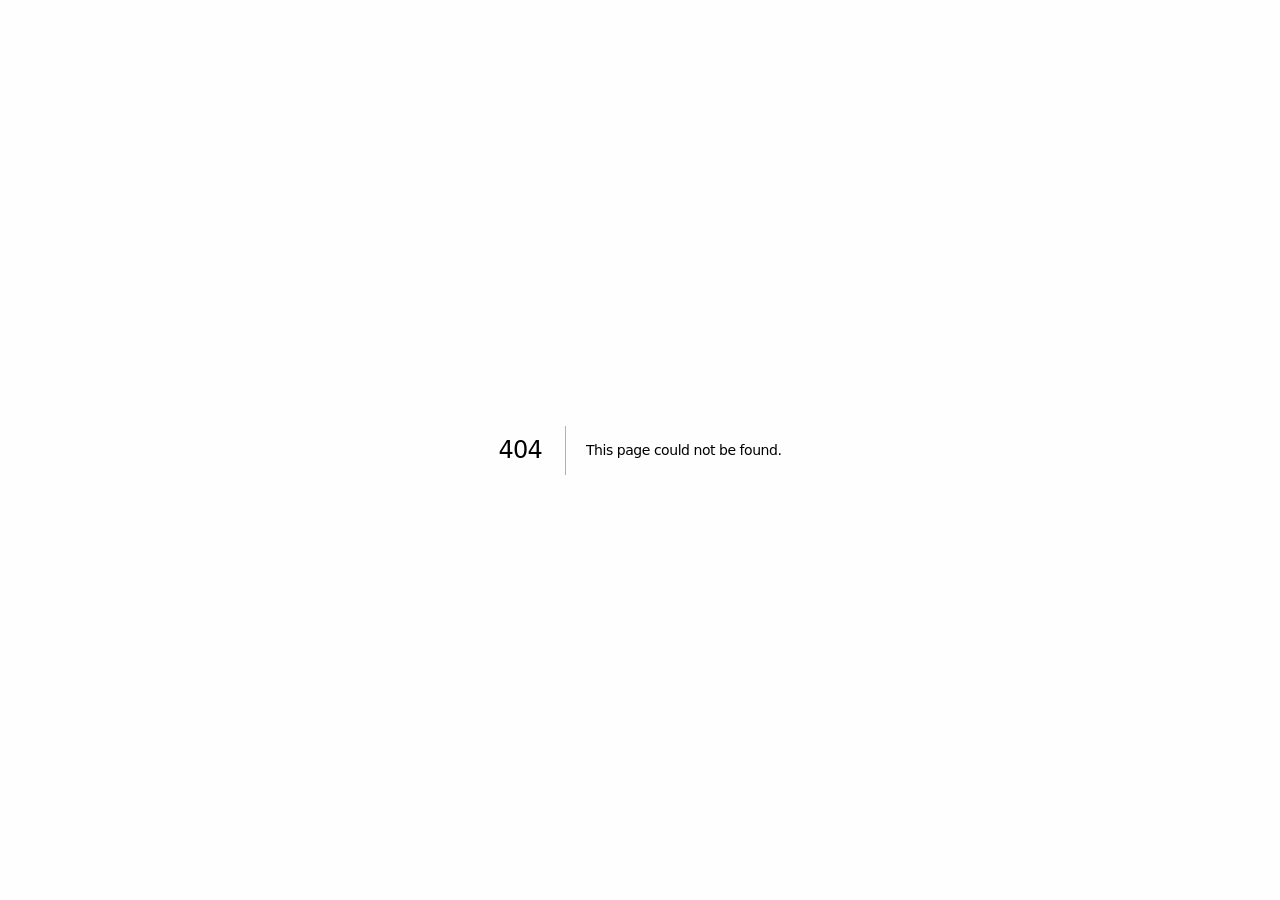
<file: 404/index.html>
<!DOCTYPE html><html lang="en"><head><meta charSet="utf-8"/><meta name="viewport" content="width=device-width, initial-scale=1, viewport-fit=cover"/><link rel="preload" href="/assets/Manrope.woff2" as="font" crossorigin="anonymous" type="font/woff2"/><link rel="preload" as="script" fetchPriority="low" href="/_next/static/chunks/3l04zcqx63h3y.js"/><script src="/_next/static/chunks/2m912stn0vfa6.js" async=""></script><script src="/_next/static/chunks/1mh6a-0e61pyc.js" async=""></script><script src="/_next/static/chunks/turbopack-0lalso72z2cic.js" async=""></script><script src="/_next/static/chunks/3fntmmi971322.js" async=""></script><link rel="preload" href="/assets/v2.css?v=89feee09" as="style"/><link rel="preload" href="/assets/additions.css?v=ccd41a82" as="style"/><meta name="robots" content="noindex"/><meta name="theme-color" content="#FBFAF7"/><title>Fleekart — Your first choice before selling or buying anything</title><meta name="description" content="Fleekart keeps useful things in circulation. Donors drop what they no longer need and earn Plinks. Beneficiaries use Plinks to grab what they need."/><meta property="og:title" content="Fleekart — Your first choice before selling or buying anything"/><meta property="og:description" content="Drop what you no longer use. Find what you need from people around you — and keep good things in circulation."/><meta property="og:url" content="https://fleekart.com/"/><meta property="og:image" content="https://fleekart.com/assets/og.png"/><meta property="og:type" content="website"/><meta name="twitter:card" content="summary_large_image"/><meta name="twitter:title" content="Fleekart — Your first choice before selling or buying anything"/><meta name="twitter:description" content="Drop what you no longer use. Find what you need from people around you — and keep good things in circulation."/><meta name="twitter:image" content="https://fleekart.com/assets/og.png"/><link rel="icon" href="/assets/favicon.webp" type="image/webp"/><link rel="icon" href="/assets/favicon-32.png" sizes="32x32" type="image/png"/><link rel="icon" href="/assets/icon-192.png" sizes="192x192" type="image/png"/><link rel="apple-touch-icon" href="/assets/apple-touch-icon.png"/><link rel="preload" href="/assets/Manrope.woff2" as="font" type="font/woff2" crossorigin="anonymous"/><title>404: This page could not be found.</title><link rel="stylesheet" href="/assets/v2.css?v=89feee09"/><link rel="stylesheet" href="/assets/additions.css?v=ccd41a82"/><script src="/_next/static/chunks/0cz1d0mv5g_q7.js" noModule=""></script></head><body class="no-js"><div hidden=""><!--$--><!--/$--></div><div style="font-family:system-ui,&quot;Segoe UI&quot;,Roboto,Helvetica,Arial,sans-serif,&quot;Apple Color Emoji&quot;,&quot;Segoe UI Emoji&quot;;height:100vh;text-align:center;display:flex;flex-direction:column;align-items:center;justify-content:center"><div><style>body{color:#000;background:#fff;margin:0}.next-error-h1{border-right:1px solid rgba(0,0,0,.3)}@media (prefers-color-scheme:dark){body{color:#fff;background:#000}.next-error-h1{border-right:1px solid rgba(255,255,255,.3)}}</style><h1 class="next-error-h1" style="display:inline-block;margin:0 20px 0 0;padding:0 23px 0 0;font-size:24px;font-weight:500;vertical-align:top;line-height:49px">404</h1><div style="display:inline-block"><h2 style="font-size:14px;font-weight:400;line-height:49px;margin:0">This page could not be found.</h2></div></div></div><!--$--><!--/$--><script src="/assets/gsap.min.js?v=e208f4c7" defer=""></script><script src="/assets/ScrollTrigger.min.js?v=801ffdb7" defer=""></script><script src="/assets/app.js?v=3f367631" defer=""></script><script src="/assets/section-motion.js?v=1d3ebb48" defer=""></script><script src="/assets/invite.js?v=b7434bea" defer=""></script><script src="/assets/waitlist.js?v=3b5e60d4" defer=""></script><script src="/_next/static/chunks/3l04zcqx63h3y.js" id="_R_" async=""></script><script>(self.__next_f=self.__next_f||[]).push([0])</script><script>self.__next_f.push([1,"1:\"$Sreact.fragment\"\n2:I[39756,[\"/_next/static/chunks/3fntmmi971322.js\"],\"default\"]\n3:I[37457,[\"/_next/static/chunks/3fntmmi971322.js\"],\"default\"]\n4:I[97367,[\"/_next/static/chunks/3fntmmi971322.js\"],\"OutletBoundary\"]\n5:\"$Sreact.suspense\"\n8:I[97367,[\"/_next/static/chunks/3fntmmi971322.js\"],\"ViewportBoundary\"]\na:I[97367,[\"/_next/static/chunks/3fntmmi971322.js\"],\"MetadataBoundary\"]\nc:I[68027,[\"/_next/static/chunks/3fntmmi971322.js\"],\"default\",1]\n:HL[\"/assets/Manrope.woff2\",\"font\",{\"crossOrigin\":\"anonymous\",\"type\":\"font/woff2\"}]\n:HL[\"/assets/v2.css?v=89feee09\",\"style\"]\n:HL[\"/assets/additions.css?v=ccd41a82\",\"style\"]\n7:X\n0:{\"P\":null,\"c\":[\"\",\"_not-found\",\"\"],\"q\":\"\",\"i\":false,\"f\":[[[\"\",{\"children\":[\"/_not-found\",{\"children\":[\"__PAGE__\",{},\"$undefined\",\"$undefined\",4608]},\"$undefined\",\"$undefined\",4608]},\"$undefined\",\"$undefined\",4624],[[\"$\",\"$1\",\"c\",{\"children\":[[[\"$\",\"script\",\"script-0\",{\"src\":\"/_next/static/chunks/3fntmmi971322.js\",\"async\":true,\"nonce\":\"$undefined\"}]],[\"$\",\"html\",null,{\"lang\":\"en\",\"children\":[[\"$\",\"head\",null,{\"children\":[[\"$\",\"link\",null,{\"rel\":\"preload\",\"href\":\"/assets/Manrope.woff2\",\"as\":\"font\",\"type\":\"font/woff2\",\"crossOrigin\":\"anonymous\"}],[\"$\",\"link\",null,{\"rel\":\"stylesheet\",\"href\":\"/assets/v2.css?v=89feee09\"}],[\"$\",\"link\",null,{\"rel\":\"stylesheet\",\"href\":\"/assets/additions.css?v=ccd41a82\"}]]}],[\"$\",\"body\",null,{\"className\":\"no-js\",\"children\":[[\"$\",\"$L2\",null,{\"parallelRouterKey\":\"children\",\"error\":\"$undefined\",\"errorStyles\":\"$undefined\",\"errorScripts\":\"$undefined\",\"template\":[\"$\",\"$L3\",null,{}],\"templateStyles\":\"$undefined\",\"templateScripts\":\"$undefined\",\"notFound\":[[[\"$\",\"title\",null,{\"children\":\"404: This page could not be found.\"}],[\"$\",\"div\",null,{\"style\":{\"fontFamily\":\"system-ui,\\\"Segoe UI\\\",Roboto,Helvetica,Arial,sans-serif,\\\"Apple Color Emoji\\\",\\\"Segoe UI Emoji\\\"\",\"height\":\"100vh\",\"textAlign\":\"center\",\"display\":\"flex\",\"flexDirection\":\"column\",\"alignItems\":\"center\",\"justifyContent\":\"center\"},\"children\":[\"$\",\"div\",null,{\"children\":[[\"$\",\"style\",null,{\"dangerouslySetInnerHTML\":{\"__html\":\"body{color:#000;background:#fff;margin:0}.next-error-h1{border-right:1px solid rgba(0,0,0,.3)}@media (prefers-color-scheme:dark){body{color:#fff;background:#000}.next-error-h1{border-right:1px solid rgba(255,255,255,.3)}}\"}}],[\"$\",\"h1\",null,{\"className\":\"next-error-h1\",\"style\":{\"display\":\"inline-block\",\"margin\":\"0 20px 0 0\",\"padding\":\"0 23px 0 0\",\"fontSize\":24,\"fontWeight\":500,\"verticalAlign\":\"top\",\"lineHeight\":\"49px\"},\"children\":404}],[\"$\",\"div\",null,{\"style\":{\"display\":\"inline-block\"},\"children\":[\"$\",\"h2\",null,{\"style\":{\"fontSize\":14,\"fontWeight\":400,\"lineHeight\":\"49px\",\"margin\":0},\"children\":\"This page could not be found.\"}]}]]}]}]],[]],\"forbidden\":\"$undefined\",\"unauthorized\":\"$undefined\"}],[\"$\",\"script\",null,{\"src\":\"/assets/gsap.min.js?v=e208f4c7\",\"defer\":true}],[\"$\",\"script\",null,{\"src\":\"/assets/ScrollTrigger.min.js?v=801ffdb7\",\"defer\":true}],[\"$\",\"script\",null,{\"src\":\"/assets/app.js?v=3f367631\",\"defer\":true}],[\"$\",\"script\",null,{\"src\":\"/assets/section-motion.js?v=1d3ebb48\",\"defer\":true}],[\"$\",\"script\",null,{\"src\":\"/assets/invite.js?v=b7434bea\",\"defer\":true}],[\"$\",\"script\",null,{\"src\":\"/assets/waitlist.js?v=3b5e60d4\",\"defer\":true}]]}]]}]]}],{\"children\":[[\"$\",\"$1\",\"c\",{\"children\":[null,[\"$\",\"$L2\",null,{\"parallelRouterKey\":\"children\",\"error\":\"$undefined\",\"errorStyles\":\"$undefined\",\"errorScripts\":\"$undefined\",\"template\":[\"$\",\"$L3\",null,{}],\"templateStyles\":\"$undefined\",\"templateScripts\":\"$undefined\",\"notFound\":\"$undefined\",\"forbidden\":\"$undefined\",\"unauthorized\":\"$undefined\"}]]}],{\"children\":[[\"$\",\"$1\",\"c\",{\"children\":[[[\"$\",\"title\",null,{\"children\":\"404: This page could not be found.\"}],[\"$\",\"div\",null,{\"style\":\"$0:f:0:1:0:props:children:1:props:children:1:props:children:0:props:notFound:0:1:props:style\",\"children\":[\"$\",\"div\",null,{\"children\":[[\"$\",\"style\",null,{\"dangerouslySetInnerHTML\":{\"__html\":\"body{color:#000;background:#fff;margin:0}.next-error-h1{border-right:1px solid rgba(0,0,0,.3)}@media (prefers-color-scheme:dark){body{color:#fff;background:#000}.next-error-h1{border-right:1px solid rgba(255,255,255,.3)}}\"}}],[\"$\",\"h1\",null,{\"className\":\"next-error-h1\",\"style\":\"$0:f:0:1:0:props:children:1:props:children:1:props:children:0:props:notFound:0:1:props:children:props:children:1:props:style\",\"children\":404}],[\"$\",\"div\",null,{\"style\":\"$0:f:0:1:0:props:children:1:props:children:1:props:children:0:props:notFound:0:1:props:children:props:children:2:props:style\",\"children\":[\"$\",\"h2\",null,{\"style\":\"$0:f:0:1:0:props:children:1:props:children:1:props:children:0:props:notFound:0:1:props:children:props:children:2:props:children:props:style\",\"children\":\"This page could not be found.\"}]}]]}]}]],null,[\"$\",\"$L4\",null,{\"children\":[\"$\",\"$5\",null,{\"name\":\"Next.MetadataOutlet\",\"children\":\"$@6\"}]}]]}],{},null,false,null]},null,false,\"$7\"]},null,false,null],[\"$\",\"$1\",\"h\",{\"children\":[[\"$\",\"meta\",null,{\"name\":\"robots\",\"content\":\"noindex\"}],[\"$\",\"$L8\",null,{\"children\":\"$L9\"}],[\"$\",\"div\",null,{\"hidden\":true,\"children\":[\"$\",\"$La\",null,{\"children\":[\"$\",\"$5\",null,{\"name\":\"Next.Metadata\",\"children\":\"$Lb\"}]}]}],null]}],false]],\"m\":\"$undefined\",\"G\":[\"$c\",[]],\"S\":true,\"h\":null,\"r\":\"$undefined\",\"s\":\"$undefined\",\"a\":\"$undefined\",\"l\":\"$undefined\",\"p\":\"$undefined\",\"d\":\"$undefined\",\"b\":\"NG6l01Pf14DXosVBnDDHO\"}\n7:C\n9:[[\"$\",\"meta\",\"0\",{\"charSet\":\"utf-8\"}],[\"$\",\"meta\",\"1\",{\"name\":\"viewport\",\"content\":\"width=device-width, initial-scale=1, viewport-fit=cover\"}],[\"$\",\"meta\",\"2\",{\"name\":\"theme-color\",\"content\":\"#FBFAF7\"}]]\nd:I[27201,[\"/_next/static/chunks/3fntmmi971322.js\"],\"IconMark\"]\n6:null\nb:[[\"$\",\"title\",\"0\",{\"children\":\"Fleekart — Your first choice before selling or buying anything\"}],[\"$\",\"meta\",\"1\",{\"name\":\"description\",\"content\":\"Fleekart keeps useful things in circulation. Donors drop what they no longer need and earn Plinks. Beneficiaries use Plinks to grab what they need.\"}],[\"$\",\"meta\",\"2\",{\"property\":\"og:title\",\"content\":\"Fleekart — Your first choice before selling or buying anything\"}],[\"$\",\"meta\",\"3\",{\"property\":\"og:description\",\"content\":\"Drop what you no longer use. Find what you need from people around you — and keep good things in circulation.\"}],[\"$\",\"meta\",\"4\",{\"property\":\"og:url\",\"content\":\"https://fleekart.com/\"}],[\"$\",\"meta\",\"5\",{\"property\":\"og:image\",\"content\":\"https://fleekart.com/assets/og.png\"}],[\"$\",\"meta\",\"6\",{\"property\":\"og:type\",\"content\":\"website\"}],[\"$\",\"meta\",\"7\",{\"name\":\"twitter:card\",\"content\":\"summary_large_image\"}],[\"$\",\"meta\",\"8\",{\"name\":\"twitter:title\",\"content\":\"Fleekart — Your first choice before selling or buying anything\"}],[\"$\",\"meta\",\"9\",{\"name\":\"twitter:description\",\"content\":\"Drop what you no longer use. Find what you need from people around you — and keep good things in circulation.\"}],[\"$\",\"meta\",\"10\",{\"name\":\"twitter:image\",\"content\":\"https://fleekart.com/assets/og.png\"}],[\"$\",\"link\",\"11\",{\"rel\":\"icon\",\"href\":\"/assets/favicon.webp\",\"type\":\"image/webp\"}],[\"$\",\"link\",\"12\",{\"rel\":\"icon\",\"href\":\"/assets/favicon-32.png\",\"sizes\":\"32x32\",\"type\":\"image/png\"}],[\"$\",\"link\",\"13\",{\"rel\":\"icon\",\"href\":\"/assets/icon-192.png\",\"sizes\":\"192x192\",\"type\":\"image/png\"}],[\"$\",\"link\",\"14\",{\"rel\":\"apple-touch-icon\",\"href\":\"/assets/apple-touch-icon.png\"}],[\"$\",\"$Ld\",\"15\",{}]]\n"])</script></body></html>
</file>
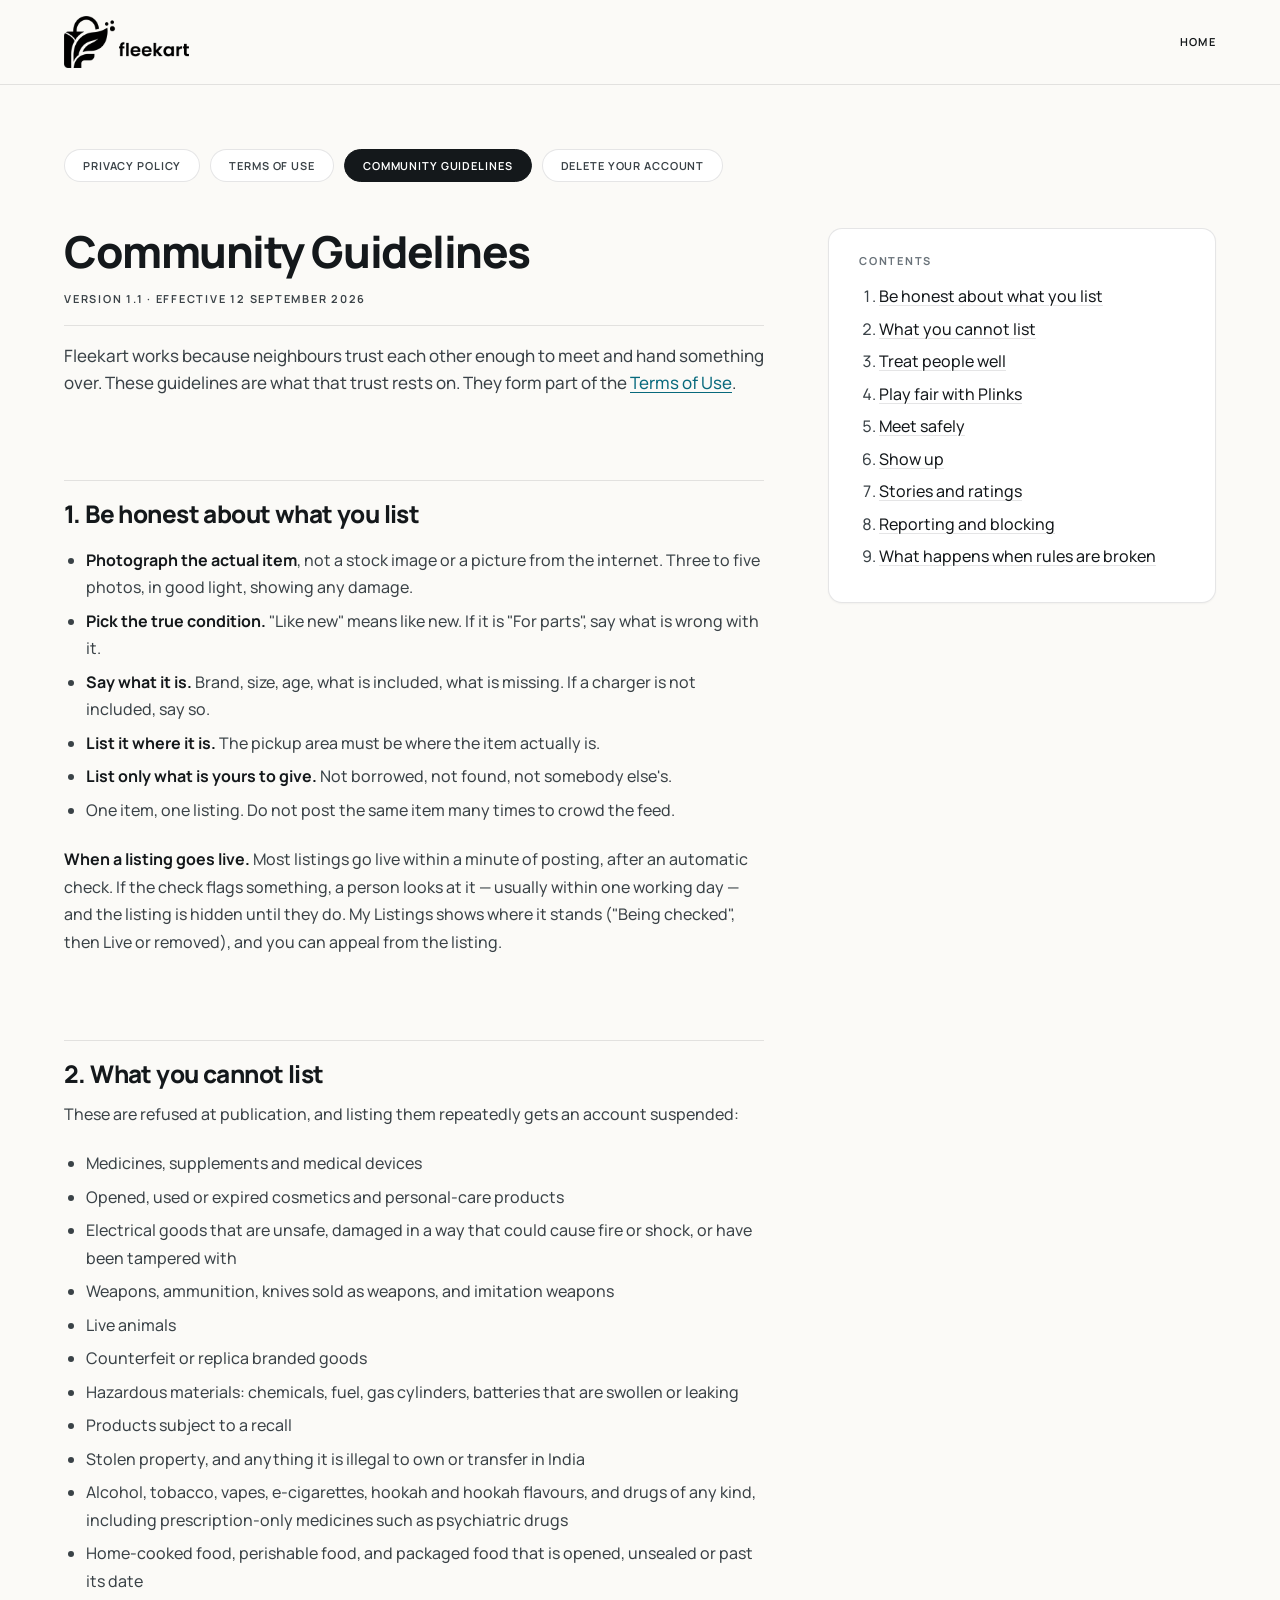
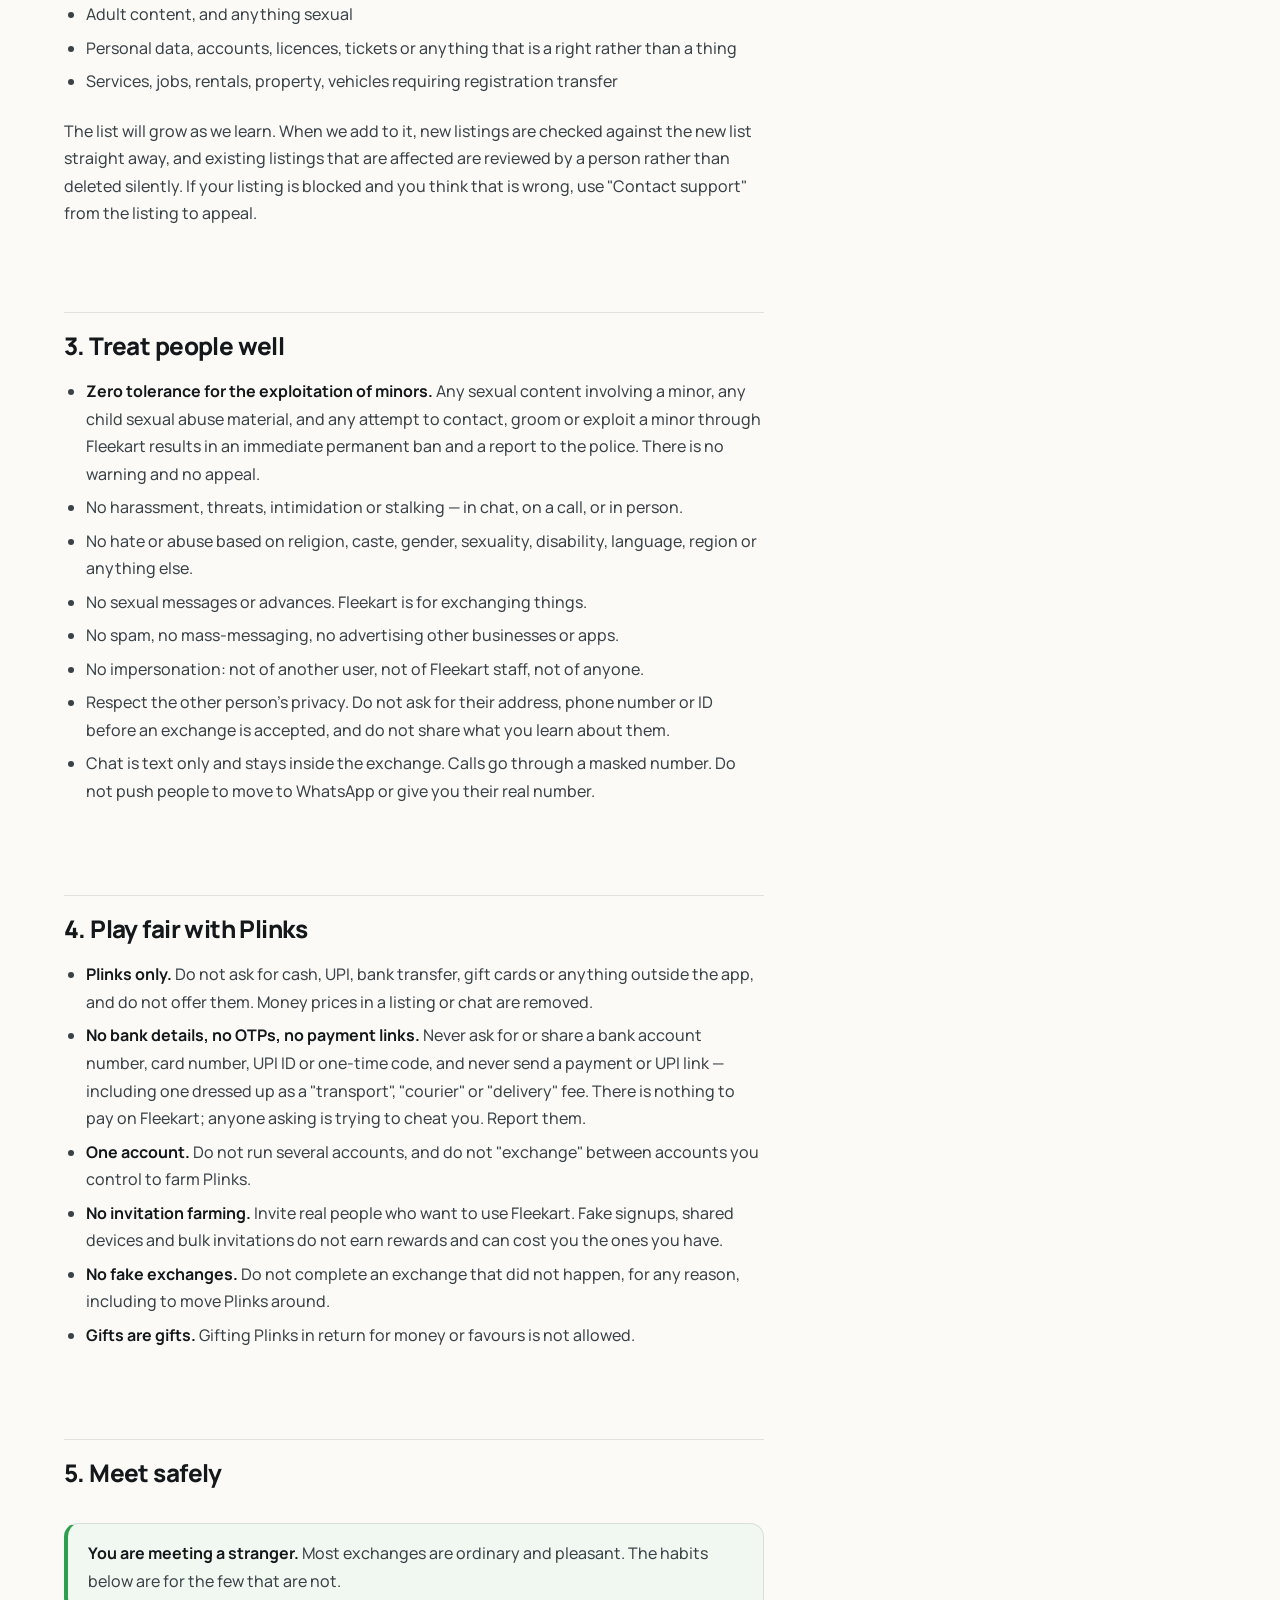
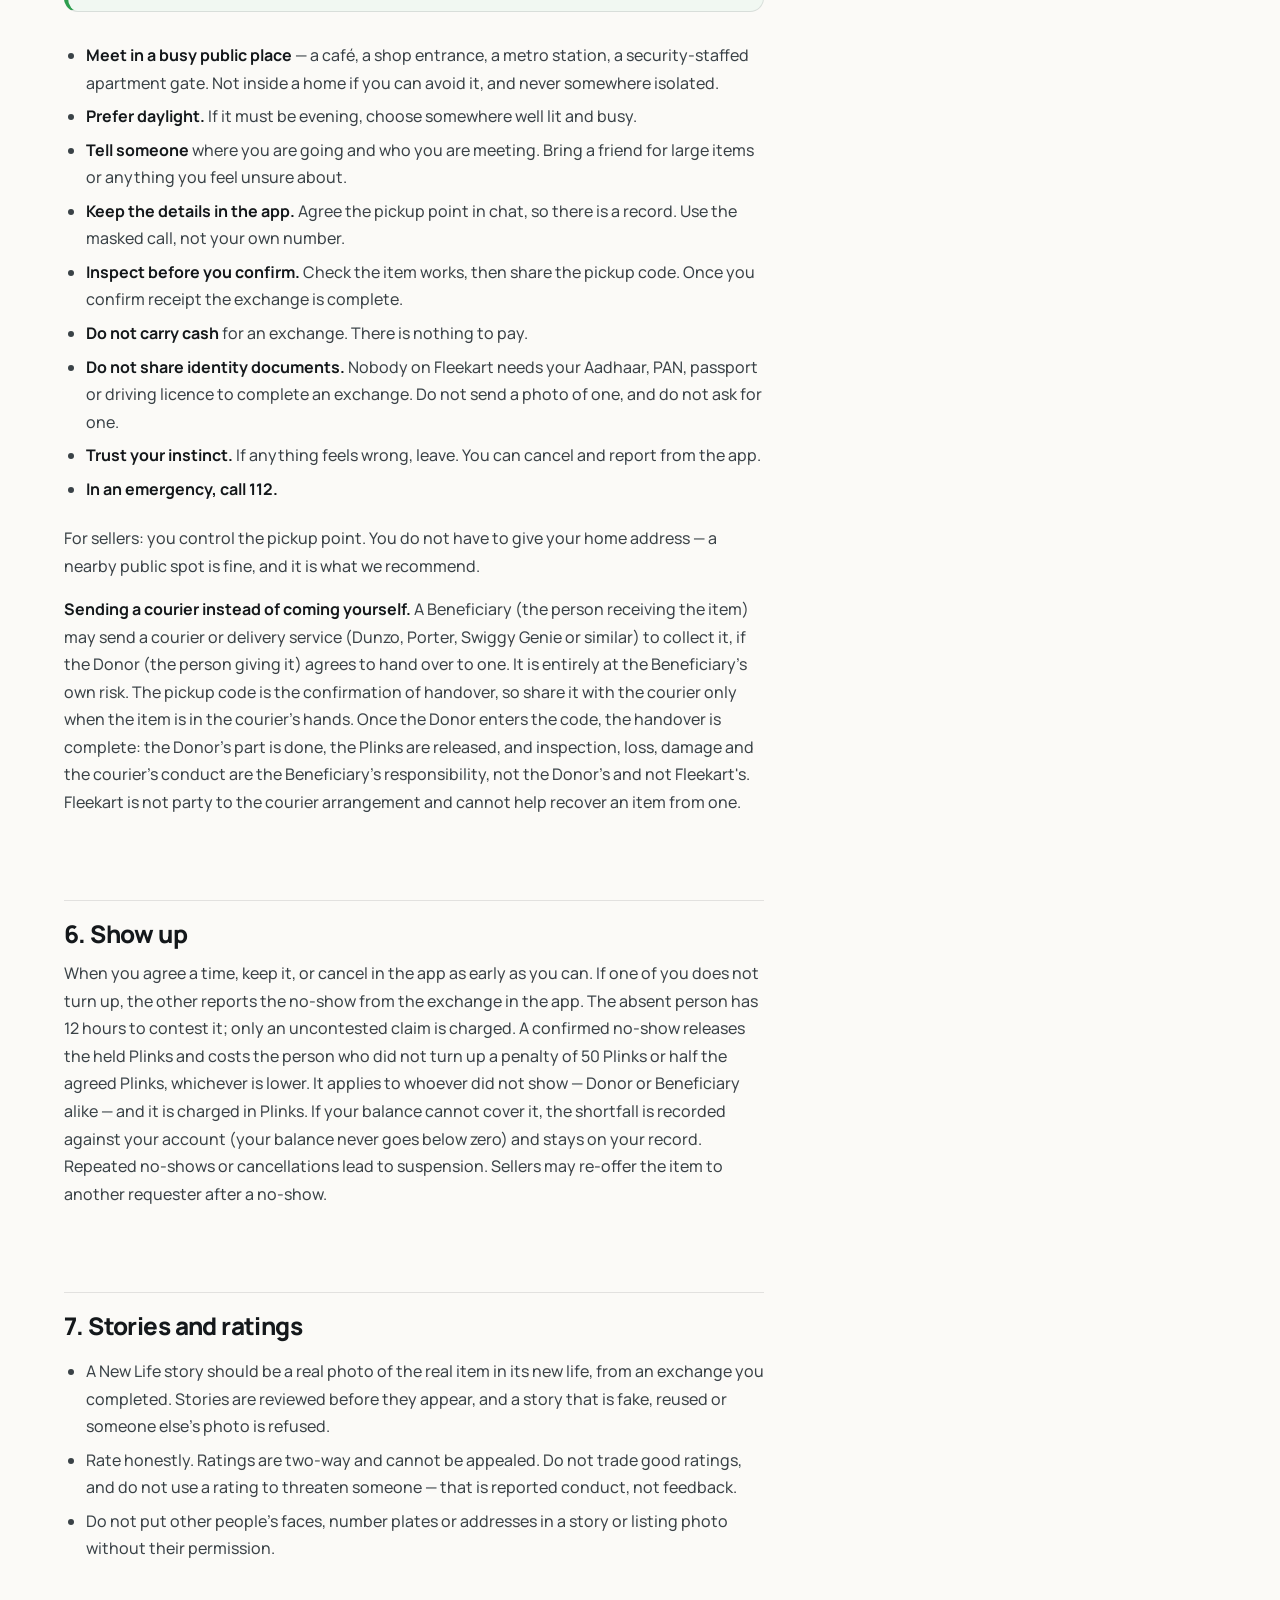
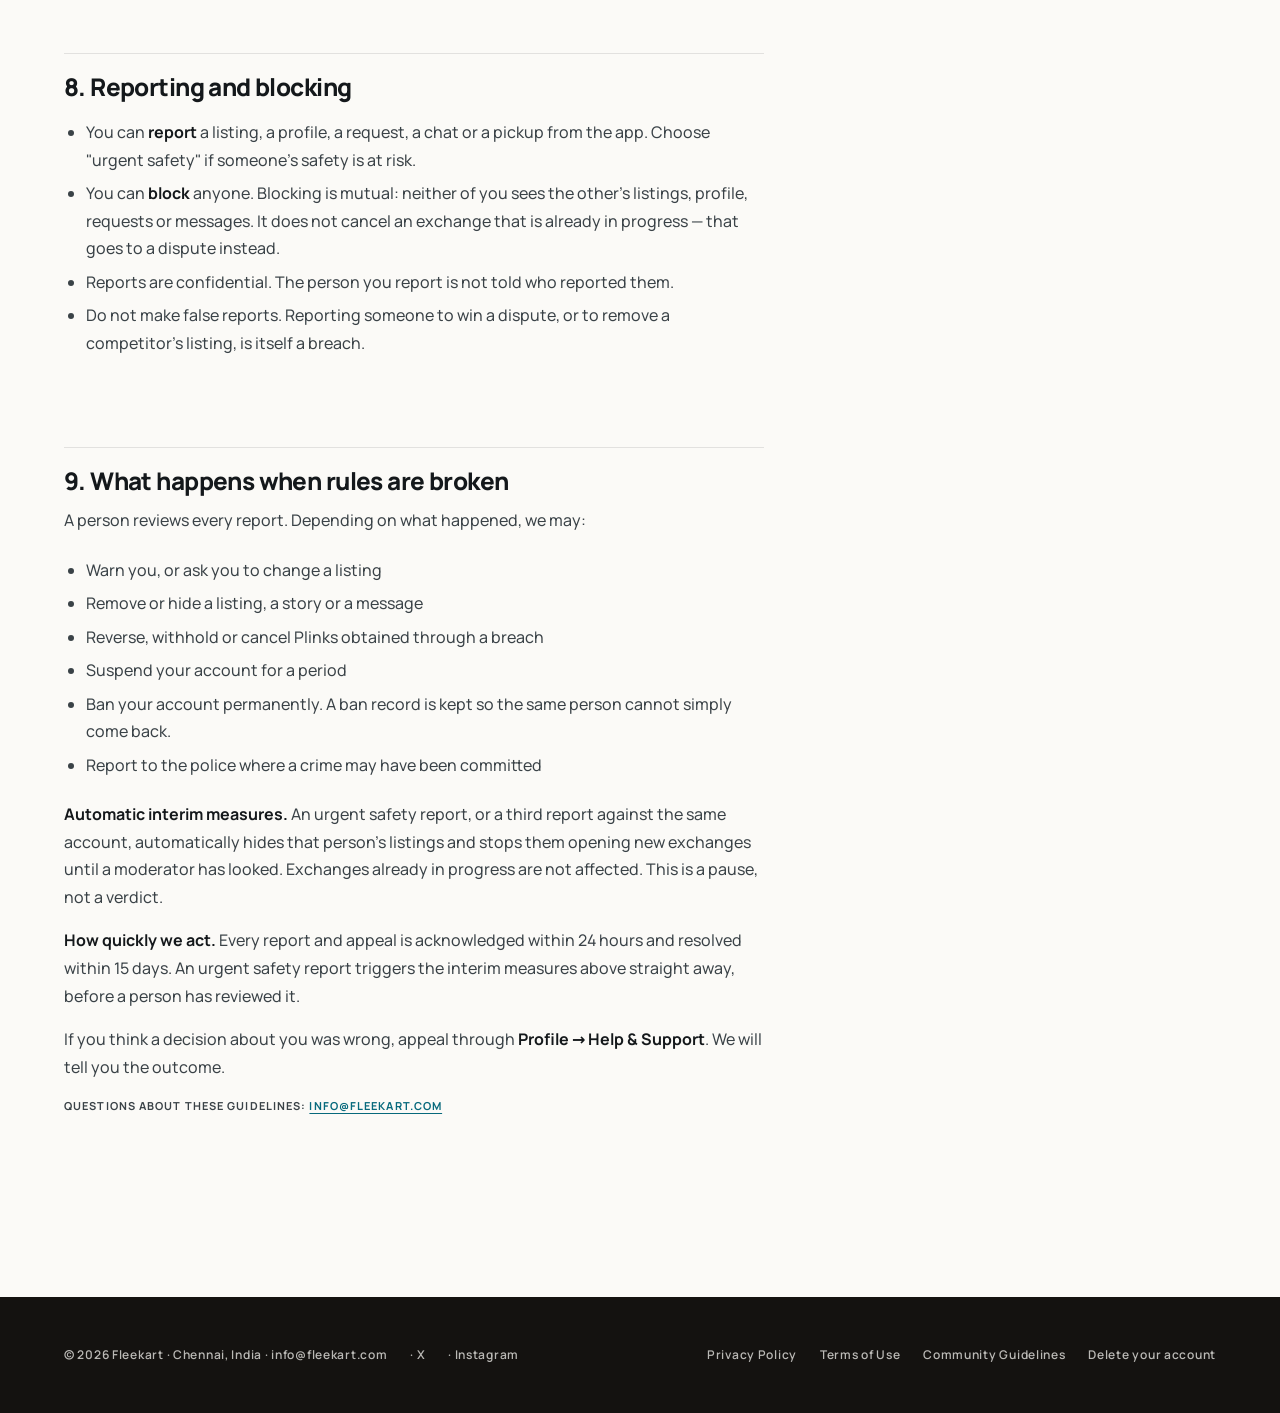
<file: community-guidelines/index.html>
<!DOCTYPE html>
<html lang="en-IN">
<head>
<meta charset="utf-8">
<meta name="viewport" content="width=device-width, initial-scale=1">
<title>Community Guidelines — Fleekart</title>
<meta name="description" content="How to be a good neighbour on Fleekart: honest listings, safe handovers, and what happens when someone breaks the rules.">
<link rel="icon" type="image/png" sizes="32x32" href="../assets/favicon-32.png">
<link rel="icon" type="image/png" sizes="192x192" href="../assets/icon-192.png">
<link rel="apple-touch-icon" href="../assets/apple-touch-icon.png">
<meta property="og:image" content="https://fleekart.com/assets/og.png">
<link rel="stylesheet" href="../assets/style.css">
</head>
<body>
<a class="skip" href="#main">Skip to content</a>
<header class="site-header">
  <div class="bar">
    <a class="wordmark" href="../"><img src="../assets/img/fk-logo.webp" alt="Fleekart" width="96" height="40" decoding="async"></a>
    <nav class="site-nav" aria-label="Site">
      <a class="home" href="../">Home</a>
      <a href="../privacy/">Privacy</a>
      <a href="../terms/">Terms</a>
      <a href="../community-guidelines/" aria-current="page">Community</a>
      <a href="../delete-account/">Delete account</a>
    </nav>
  </div>
</header>

<main id="main" class="page">
  <nav class="legal-nav" aria-label="Legal documents">
    <a href="../privacy/">Privacy Policy</a>
    <a href="../terms/">Terms of Use</a>
    <a href="../community-guidelines/" aria-current="page">Community Guidelines</a>
    <a href="../delete-account/">Delete your account</a>
  </nav>

  <h1>Community Guidelines</h1>
  <p class="meta">Version 1.1 · Effective 12 September 2026</p>

  <p class="lead">Fleekart works because neighbours trust each other enough to meet and hand something over. These guidelines are what that trust rests on. They form part of the <a href="../terms/">Terms of Use</a>.</p>

  <div class="toc">
    <strong>Contents</strong>
    <ol>
      <li><a href="#honest">Be honest about what you list</a></li>
      <li><a href="#restricted">What you cannot list</a></li>
      <li><a href="#respect">Treat people well</a></li>
      <li><a href="#plinks">Play fair with Plinks</a></li>
      <li><a href="#safety">Meet safely</a></li>
      <li><a href="#showup">Show up</a></li>
      <li><a href="#stories">Stories and ratings</a></li>
      <li><a href="#report">Reporting and blocking</a></li>
      <li><a href="#enforcement">What happens when rules are broken</a></li>
    </ol>
  </div>

  <h2 id="honest">1. Be honest about what you list</h2>
  <ul>
    <li><strong>Photograph the actual item</strong>, not a stock image or a picture from the internet. Three to five photos, in good light, showing any damage.</li>
    <li><strong>Pick the true condition.</strong> "Like new" means like new. If it is "For parts", say what is wrong with it.</li>
    <li><strong>Say what it is.</strong> Brand, size, age, what is included, what is missing. If a charger is not included, say so.</li>
    <li><strong>List it where it is.</strong> The pickup area must be where the item actually is.</li>
    <li><strong>List only what is yours to give.</strong> Not borrowed, not found, not somebody else's.</li>
    <li>One item, one listing. Do not post the same item many times to crowd the feed.</li>
  </ul>
  <p><strong>When a listing goes live.</strong> Most listings go live within a minute of posting, after an automatic check. If the check flags something, a person looks at it &mdash; usually within one working day &mdash; and the listing is hidden until they do. My Listings shows where it stands ("Being checked", then Live or removed), and you can appeal from the listing.</p>

  <h2 id="restricted">2. What you cannot list</h2>
  <p>These are refused at publication, and listing them repeatedly gets an account suspended:</p>
  <ul>
    <li>Medicines, supplements and medical devices</li>
    <li>Opened, used or expired cosmetics and personal-care products</li>
    <li>Electrical goods that are unsafe, damaged in a way that could cause fire or shock, or have been tampered with</li>
    <li>Weapons, ammunition, knives sold as weapons, and imitation weapons</li>
    <li>Live animals</li>
    <li>Counterfeit or replica branded goods</li>
    <li>Hazardous materials: chemicals, fuel, gas cylinders, batteries that are swollen or leaking</li>
    <li>Products subject to a recall</li>
    <li>Stolen property, and anything it is illegal to own or transfer in India</li>
    <li>Alcohol, tobacco, vapes, e-cigarettes, hookah and hookah flavours, and drugs of any kind, including prescription-only medicines such as psychiatric drugs</li>
    <li>Home-cooked food, perishable food, and packaged food that is opened, unsealed or past its date</li>
    <li>Adult content, and anything sexual</li>
    <li>Personal data, accounts, licences, tickets or anything that is a right rather than a thing</li>
    <li>Services, jobs, rentals, property, vehicles requiring registration transfer</li>
  </ul>
  <p>The list will grow as we learn. When we add to it, new listings are checked against the new list straight away, and existing listings that are affected are reviewed by a person rather than deleted silently. If your listing is blocked and you think that is wrong, use "Contact support" from the listing to appeal.</p>

  <h2 id="respect">3. Treat people well</h2>
  <ul>
    <li><strong>Zero tolerance for the exploitation of minors.</strong> Any sexual content involving a minor, any child sexual abuse material, and any attempt to contact, groom or exploit a minor through Fleekart results in an immediate permanent ban and a report to the police. There is no warning and no appeal.</li>
    <li>No harassment, threats, intimidation or stalking — in chat, on a call, or in person.</li>
    <li>No hate or abuse based on religion, caste, gender, sexuality, disability, language, region or anything else.</li>
    <li>No sexual messages or advances. Fleekart is for exchanging things.</li>
    <li>No spam, no mass-messaging, no advertising other businesses or apps.</li>
    <li>No impersonation: not of another user, not of Fleekart staff, not of anyone.</li>
    <li>Respect the other person's privacy. Do not ask for their address, phone number or ID before an exchange is accepted, and do not share what you learn about them.</li>
    <li>Chat is text only and stays inside the exchange. Calls go through a masked number. Do not push people to move to WhatsApp or give you their real number.</li>
  </ul>

  <h2 id="plinks">4. Play fair with Plinks</h2>
  <ul>
    <li><strong>Plinks only.</strong> Do not ask for cash, UPI, bank transfer, gift cards or anything outside the app, and do not offer them. Money prices in a listing or chat are removed.</li>
    <li><strong>No bank details, no OTPs, no payment links.</strong> Never ask for or share a bank account number, card number, UPI ID or one-time code, and never send a payment or UPI link — including one dressed up as a "transport", "courier" or "delivery" fee. There is nothing to pay on Fleekart; anyone asking is trying to cheat you. Report them.</li>
    <li><strong>One account.</strong> Do not run several accounts, and do not "exchange" between accounts you control to farm Plinks.</li>
    <li><strong>No invitation farming.</strong> Invite real people who want to use Fleekart. Fake signups, shared devices and bulk invitations do not earn rewards and can cost you the ones you have.</li>
    <li><strong>No fake exchanges.</strong> Do not complete an exchange that did not happen, for any reason, including to move Plinks around.</li>
    <li><strong>Gifts are gifts.</strong> Gifting Plinks in return for money or favours is not allowed.</li>
  </ul>

  <h2 id="safety">5. Meet safely</h2>
  <div class="callout lime">
    <p><strong>You are meeting a stranger.</strong> Most exchanges are ordinary and pleasant. The habits below are for the few that are not.</p>
  </div>
  <ul>
    <li><strong>Meet in a busy public place</strong> — a café, a shop entrance, a metro station, a security-staffed apartment gate. Not inside a home if you can avoid it, and never somewhere isolated.</li>
    <li><strong>Prefer daylight.</strong> If it must be evening, choose somewhere well lit and busy.</li>
    <li><strong>Tell someone</strong> where you are going and who you are meeting. Bring a friend for large items or anything you feel unsure about.</li>
    <li><strong>Keep the details in the app.</strong> Agree the pickup point in chat, so there is a record. Use the masked call, not your own number.</li>
    <li><strong>Inspect before you confirm.</strong> Check the item works, then share the pickup code. Once you confirm receipt the exchange is complete.</li>
    <li><strong>Do not carry cash</strong> for an exchange. There is nothing to pay.</li>
    <li><strong>Do not share identity documents.</strong> Nobody on Fleekart needs your Aadhaar, PAN, passport or driving licence to complete an exchange. Do not send a photo of one, and do not ask for one.</li>
    <li><strong>Trust your instinct.</strong> If anything feels wrong, leave. You can cancel and report from the app.</li>
    <li><strong>In an emergency, call 112.</strong></li>
  </ul>
  <p>For sellers: you control the pickup point. You do not have to give your home address — a nearby public spot is fine, and it is what we recommend.</p>
  <p><strong>Sending a courier instead of coming yourself.</strong> A Beneficiary (the person receiving the item) may send a courier or delivery service (Dunzo, Porter, Swiggy Genie or similar) to collect it, if the Donor (the person giving it) agrees to hand over to one. It is entirely at the Beneficiary's own risk. The pickup code is the confirmation of handover, so share it with the courier only when the item is in the courier's hands. Once the Donor enters the code, the handover is complete: the Donor's part is done, the Plinks are released, and inspection, loss, damage and the courier's conduct are the Beneficiary's responsibility, not the Donor's and not Fleekart's. Fleekart is not party to the courier arrangement and cannot help recover an item from one.</p>

  <h2 id="showup">6. Show up</h2>
  <p>When you agree a time, keep it, or cancel in the app as early as you can. If one of you does not turn up, the other reports the no-show from the exchange in the app. The absent person has 12 hours to contest it; only an uncontested claim is charged. A confirmed no-show releases the held Plinks and costs the person who did not turn up a penalty of 50 Plinks or half the agreed Plinks, whichever is lower. It applies to whoever did not show &mdash; Donor or Beneficiary alike &mdash; and it is charged in Plinks. If your balance cannot cover it, the shortfall is recorded against your account (your balance never goes below zero) and stays on your record. Repeated no-shows or cancellations lead to suspension. Sellers may re-offer the item to another requester after a no-show.</p>

  <h2 id="stories">7. Stories and ratings</h2>
  <ul>
    <li>A New Life story should be a real photo of the real item in its new life, from an exchange you completed. Stories are reviewed before they appear, and a story that is fake, reused or someone else's photo is refused.</li>
    <li>Rate honestly. Ratings are two-way and cannot be appealed. Do not trade good ratings, and do not use a rating to threaten someone — that is reported conduct, not feedback.</li>
    <li>Do not put other people's faces, number plates or addresses in a story or listing photo without their permission.</li>
  </ul>

  <h2 id="report">8. Reporting and blocking</h2>
  <ul>
    <li>You can <strong>report</strong> a listing, a profile, a request, a chat or a pickup from the app. Choose "urgent safety" if someone's safety is at risk.</li>
    <li>You can <strong>block</strong> anyone. Blocking is mutual: neither of you sees the other's listings, profile, requests or messages. It does not cancel an exchange that is already in progress — that goes to a dispute instead.</li>
    <li>Reports are confidential. The person you report is not told who reported them.</li>
    <li>Do not make false reports. Reporting someone to win a dispute, or to remove a competitor's listing, is itself a breach.</li>
  </ul>

  <h2 id="enforcement">9. What happens when rules are broken</h2>
  <p>A person reviews every report. Depending on what happened, we may:</p>
  <ul>
    <li>Warn you, or ask you to change a listing</li>
    <li>Remove or hide a listing, a story or a message</li>
    <li>Reverse, withhold or cancel Plinks obtained through a breach</li>
    <li>Suspend your account for a period</li>
    <li>Ban your account permanently. A ban record is kept so the same person cannot simply come back.</li>
    <li>Report to the police where a crime may have been committed</li>
  </ul>
  <p><strong>Automatic interim measures.</strong> An urgent safety report, or a third report against the same account, automatically hides that person's listings and stops them opening new exchanges until a moderator has looked. Exchanges already in progress are not affected. This is a pause, not a verdict.</p>
  <p><strong>How quickly we act.</strong> Every report and appeal is acknowledged within 24 hours and resolved within 15 days. An urgent safety report triggers the interim measures above straight away, before a person has reviewed it.</p>
  <p>If you think a decision about you was wrong, appeal through <strong>Profile → Help & Support</strong>. We will tell you the outcome.</p>

  <p class="notice">Questions about these guidelines: <a href="mailto:info@fleekart.com">info@fleekart.com</a></p>
</main>

<footer class="site-footer">
  <div class="bar">
    <div>© 2026 Fleekart · Chennai, India · <a href="mailto:info@fleekart.com">info@fleekart.com</a> · <a href="https://x.com/First_Fleekart" target="_blank" rel="noopener">X</a> · <a href="https://www.instagram.com/first_fleekart/" target="_blank" rel="noopener">Instagram</a></div>
    <div>
      <a href="../privacy/">Privacy Policy</a>
      <a href="../terms/">Terms of Use</a>
      <a href="../community-guidelines/">Community Guidelines</a>
      <a href="../delete-account/">Delete your account</a>
    </div>
  </div>
</footer>
</body>
</html>
</file>
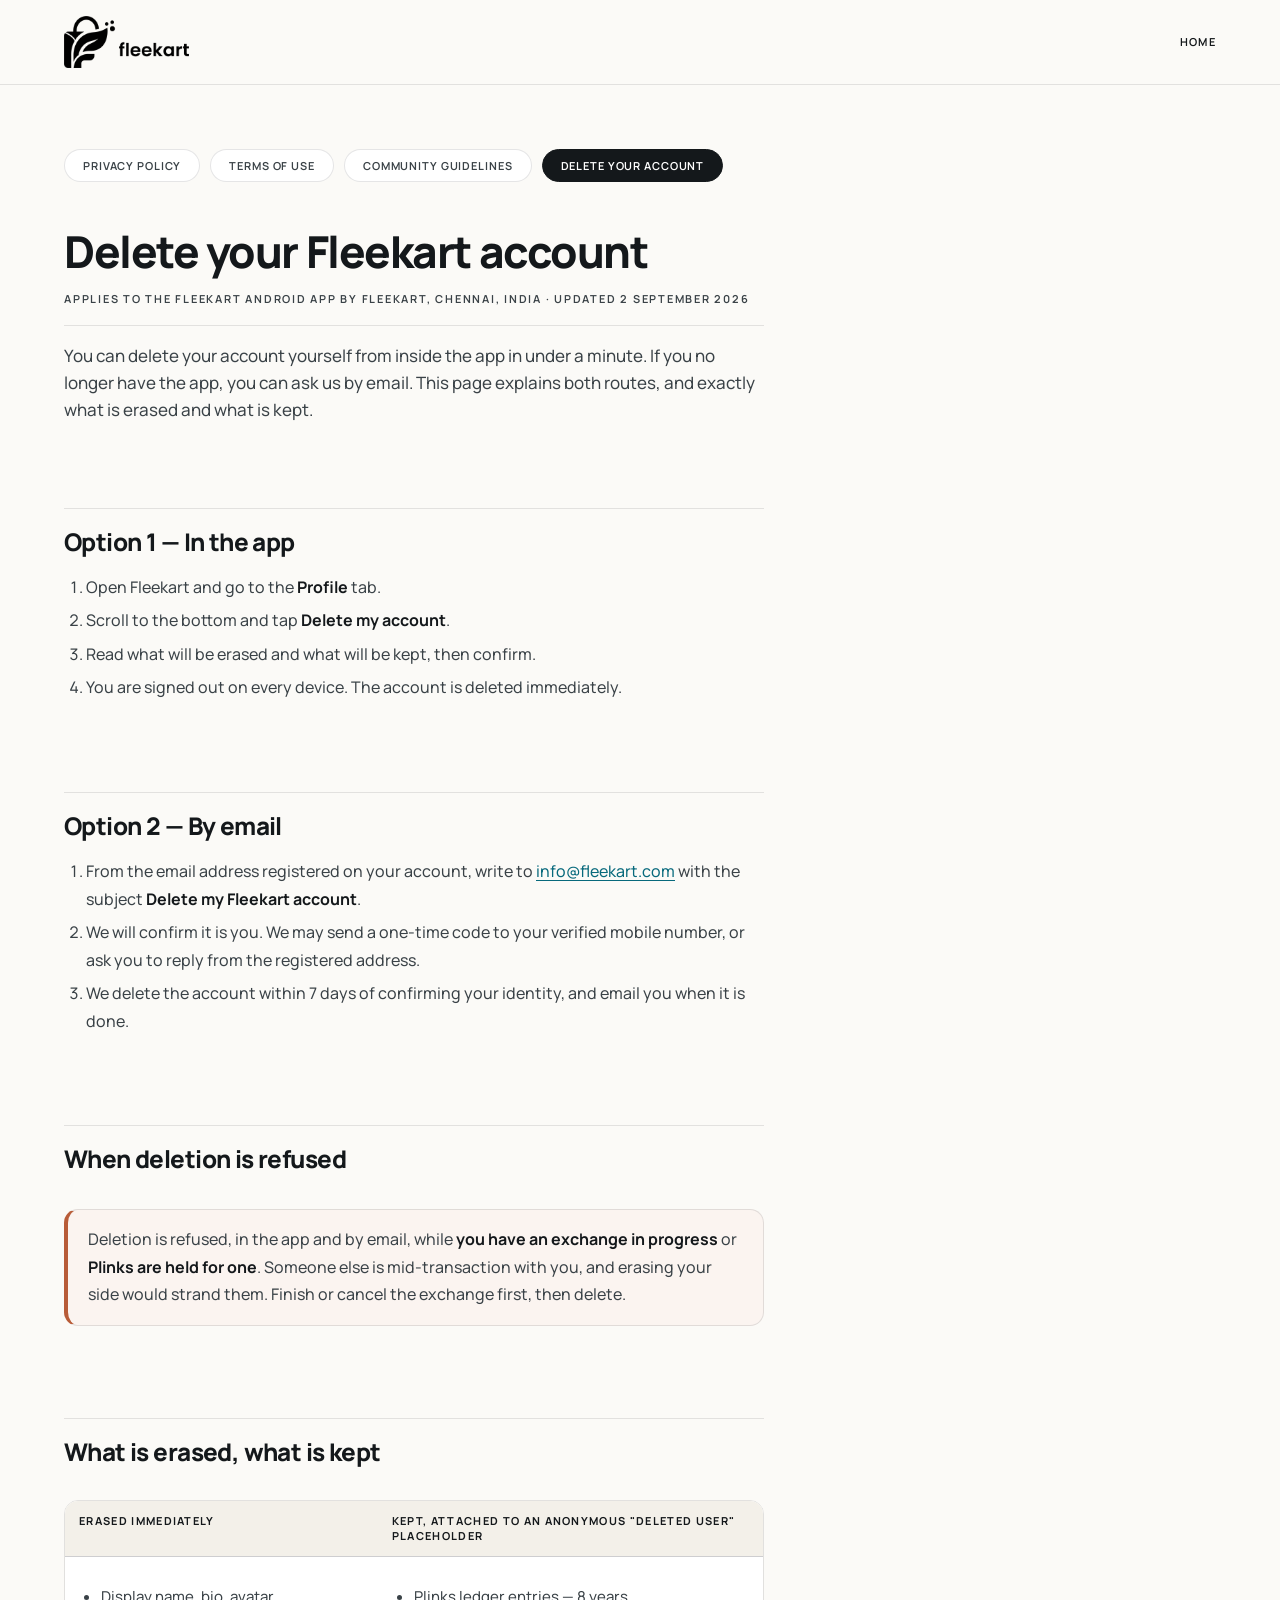
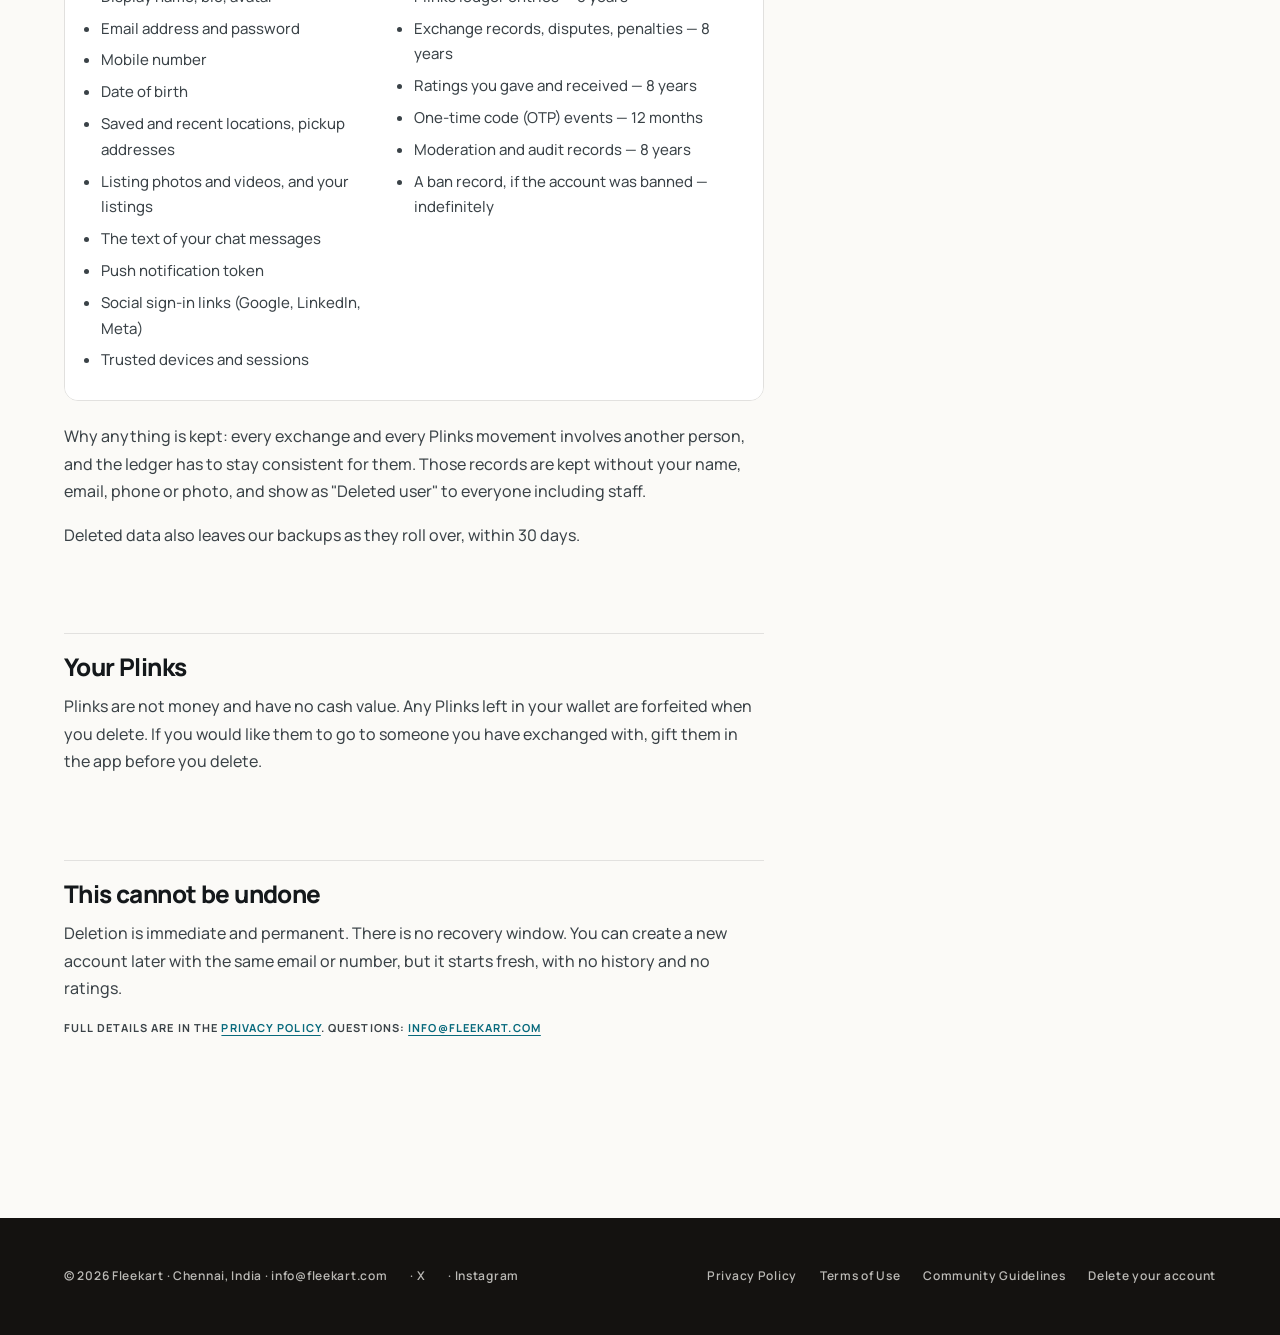
<file: delete-account/index.html>
<!DOCTYPE html>
<html lang="en-IN">
<head>
<meta charset="utf-8">
<meta name="viewport" content="width=device-width, initial-scale=1">
<title>Delete your account — Fleekart</title>
<meta name="description" content="How to delete your Fleekart account, what is erased, and what is kept.">
<link rel="icon" type="image/png" sizes="32x32" href="../assets/favicon-32.png">
<link rel="icon" type="image/png" sizes="192x192" href="../assets/icon-192.png">
<link rel="apple-touch-icon" href="../assets/apple-touch-icon.png">
<meta property="og:image" content="https://fleekart.com/assets/og.png">
<link rel="stylesheet" href="../assets/style.css">
</head>
<body>
<a class="skip" href="#main">Skip to content</a>
<header class="site-header">
  <div class="bar">
    <a class="wordmark" href="../"><img src="../assets/img/fk-logo.webp" alt="Fleekart" width="96" height="40" decoding="async"></a>
    <nav class="site-nav" aria-label="Site">
      <a class="home" href="../">Home</a>
      <a href="../privacy/">Privacy</a>
      <a href="../terms/">Terms</a>
      <a href="../community-guidelines/">Community</a>
      <a href="../delete-account/" aria-current="page">Delete account</a>
    </nav>
  </div>
</header>

<main id="main" class="page">
  <nav class="legal-nav" aria-label="Legal documents">
    <a href="../privacy/">Privacy Policy</a>
    <a href="../terms/">Terms of Use</a>
    <a href="../community-guidelines/">Community Guidelines</a>
    <a href="../delete-account/" aria-current="page">Delete your account</a>
  </nav>

  <h1>Delete your Fleekart account</h1>
  <p class="meta">Applies to the Fleekart Android app by Fleekart, Chennai, India · Updated 2 September 2026</p>

  <p class="lead">You can delete your account yourself from inside the app in under a minute. If you no longer have the app, you can ask us by email. This page explains both routes, and exactly what is erased and what is kept.</p>

  <h2 id="in-app">Option 1 — In the app</h2>
  <ol>
    <li>Open Fleekart and go to the <strong>Profile</strong> tab.</li>
    <li>Scroll to the bottom and tap <strong>Delete my account</strong>.</li>
    <li>Read what will be erased and what will be kept, then confirm.</li>
    <li>You are signed out on every device. The account is deleted immediately.</li>
  </ol>

  <h2 id="email">Option 2 — By email</h2>
  <ol>
    <li>From the email address registered on your account, write to <a href="mailto:info@fleekart.com?subject=Delete%20my%20Fleekart%20account">info@fleekart.com</a> with the subject <strong>Delete my Fleekart account</strong>.</li>
    <li>We will confirm it is you. We may send a one-time code to your verified mobile number, or ask you to reply from the registered address.</li>
    <li>We delete the account within 7 days of confirming your identity, and email you when it is done.</li>
  </ol>

  <h2 id="blockers">When deletion is refused</h2>
  <div class="callout warn">
    <p>Deletion is refused, in the app and by email, while <strong>you have an exchange in progress</strong> or <strong>Plinks are held for one</strong>. Someone else is mid-transaction with you, and erasing your side would strand them. Finish or cancel the exchange first, then delete.</p>
  </div>

  <h2 id="what">What is erased, what is kept</h2>
  <div class="table-wrap">
  <table class="stack">
    <thead><tr><th>Erased immediately</th><th>Kept, attached to an anonymous "Deleted user" placeholder</th></tr></thead>
    <tbody>
      <tr>
        <td data-label="Erased immediately">
          <ul>
            <li>Display name, bio, avatar</li>
            <li>Email address and password</li>
            <li>Mobile number</li>
            <li>Date of birth</li>
            <li>Saved and recent locations, pickup addresses</li>
            <li>Listing photos and videos, and your listings</li>
            <li>The text of your chat messages</li>
            <li>Push notification token</li>
            <li>Social sign-in links (Google, LinkedIn, Meta)</li>
            <li>Trusted devices and sessions</li>
          </ul>
        </td>
        <td data-label="Kept, attached to an anonymous &quot;Deleted user&quot; placeholder">
          <ul>
            <li>Plinks ledger entries — 8 years</li>
            <li>Exchange records, disputes, penalties — 8 years</li>
            <li>Ratings you gave and received — 8 years</li>
            <li>One-time code (OTP) events — 12 months</li>
            <li>Moderation and audit records — 8 years</li>
            <li>A ban record, if the account was banned — indefinitely</li>
          </ul>
        </td>
      </tr>
    </tbody>
  </table>
  </div>
  <p>Why anything is kept: every exchange and every Plinks movement involves another person, and the ledger has to stay consistent for them. Those records are kept without your name, email, phone or photo, and show as "Deleted user" to everyone including staff.</p>
  <p>Deleted data also leaves our backups as they roll over, within 30 days.</p>

  <h2 id="plinks">Your Plinks</h2>
  <p>Plinks are not money and have no cash value. Any Plinks left in your wallet are forfeited when you delete. If you would like them to go to someone you have exchanged with, gift them in the app before you delete.</p>

  <h2 id="permanent">This cannot be undone</h2>
  <p>Deletion is immediate and permanent. There is no recovery window. You can create a new account later with the same email or number, but it starts fresh, with no history and no ratings.</p>

  <p class="notice">Full details are in the <a href="../privacy/#deletion">Privacy Policy</a>. Questions: <a href="mailto:info@fleekart.com">info@fleekart.com</a></p>
</main>

<footer class="site-footer">
  <div class="bar">
    <div>© 2026 Fleekart · Chennai, India · <a href="mailto:info@fleekart.com">info@fleekart.com</a> · <a href="https://x.com/First_Fleekart" target="_blank" rel="noopener">X</a> · <a href="https://www.instagram.com/first_fleekart/" target="_blank" rel="noopener">Instagram</a></div>
    <div>
      <a href="../privacy/">Privacy Policy</a>
      <a href="../terms/">Terms of Use</a>
      <a href="../community-guidelines/">Community Guidelines</a>
      <a href="../delete-account/">Delete your account</a>
    </div>
  </div>
</footer>
</body>
</html>
</file>
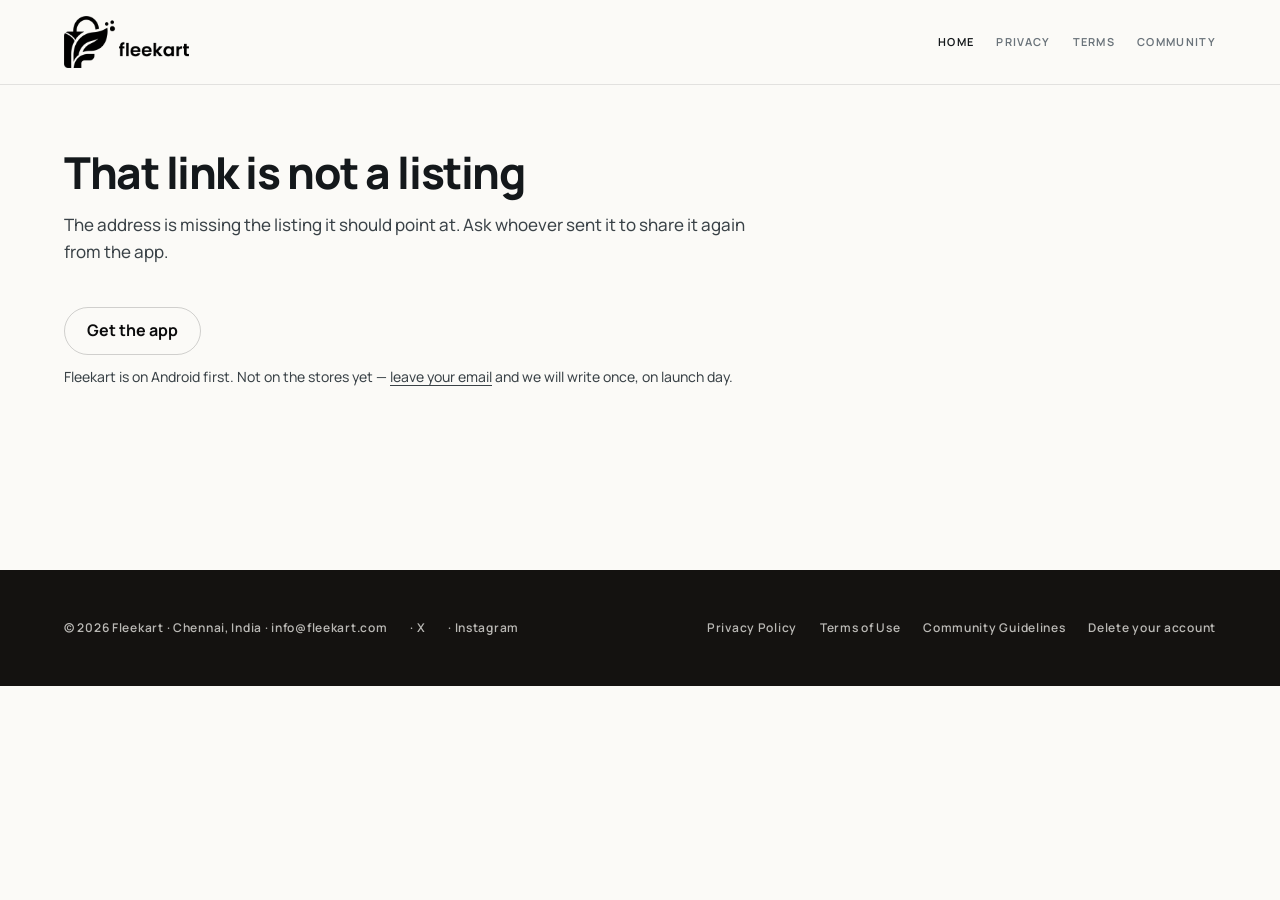
<file: l/index.html>
<!DOCTYPE html>
<html lang="en-IN">
<head>
<meta charset="utf-8">
<meta name="viewport" content="width=device-width, initial-scale=1">
<title>A listing on Fleekart</title>
<meta name="description" content="Someone shared a Fleekart listing with you. Open it in the app.">
<meta name="robots" content="noindex">
<link rel="icon" type="image/png" sizes="32x32" href="../assets/favicon-32.png">
<link rel="icon" type="image/png" sizes="192x192" href="../assets/icon-192.png">
<link rel="apple-touch-icon" href="../assets/apple-touch-icon.png">
<meta property="og:title" content="A listing on Fleekart">
<meta property="og:description" content="Give what you don't use. Get what you need. Open this listing in the Fleekart app.">
<meta property="og:image" content="https://fleekart.com/assets/og.png">
<link rel="stylesheet" href="../assets/style.css">
<style>
  /* The one page on the site with a single job: hand the person to the app.
     Everything here is the legal pages' stylesheet plus a button pair. */
  .open { display:flex; flex-wrap:wrap; gap:12px; margin: 26px 0 10px; }
  .open a { display:inline-flex; align-items:center; justify-content:center; min-height:48px; padding: 0 22px; border-radius: 999px; font-weight: 700; text-decoration: none; }
  .open .app { background: #0B0B0C; color: #C8FF00; }
  .open .get { background: transparent; color: #0B0B0C; border: 1.5px solid rgba(11,11,12,0.18); }
  .quiet { font-size: 14px; color: var(--ink-soft); }
  .quiet a { color: inherit; }
</style>
</head>
<body>
<a class="skip" href="#main">Skip to content</a>
<header class="site-header">
  <div class="bar">
    <a class="wordmark" href="../"><img src="../assets/img/fk-logo.webp" alt="Fleekart" width="96" height="40" decoding="async"></a>
    <nav class="site-nav" aria-label="Site">
      <a class="home" href="../">Home</a>
      <a href="../privacy/">Privacy</a>
      <a href="../terms/">Terms</a>
      <a href="../community-guidelines/">Community</a>
    </nav>
  </div>
</header>

<main id="main" class="page">
  <h1>Someone shared a listing with you</h1>
  <p class="lead">It opens in the Fleekart app. If the app is installed, the button below takes you straight to it.</p>

  <div class="open">
    <a class="app" id="openApp" href="../">Open in the Fleekart app</a>
    <a class="get" id="getApp" href="../#download">Get the app</a>
  </div>
  <p class="quiet" id="note">Fleekart is on Android first. Not on the stores yet — <a href="../#download">leave your email</a> and we will write once, on launch day.</p>

  <script>
    // The listing id rides on the query: /l/?id=<uuid>. The app registers
    // https://fleekart.com/l as a verified link, so on a phone with the app
    // the link that brought you here already opened it and this page is
    // what the browser shows underneath. On a phone without it, or on a
    // desktop, this page is the fallback. `intent://` is Android's way to
    // ask for a specific app and fall back to a URL when it is missing;
    // `S.browser_fallback_url` is this page itself, so the tap never
    // dead-ends.
    (function () {
      var id = new URLSearchParams(location.search).get('id') || '';
      var ok = /^[0-9a-f-]{36}$/i.test(id);
      var open = document.getElementById('openApp');
      var here = location.origin + '/l/?id=' + encodeURIComponent(id);
      if (!ok) {
        document.querySelector('h1').textContent = 'That link is not a listing';
        document.querySelector('.lead').textContent = 'The address is missing the listing it should point at. Ask whoever sent it to share it again from the app.';
        open.style.display = 'none';
        return;
      }
      var android = /Android/i.test(navigator.userAgent);
      if (android) {
        open.href = 'intent://fleekart.com/l/?id=' + encodeURIComponent(id) +
          '#Intent;scheme=https;package=com.fleekart.app.qa;S.browser_fallback_url=' +
          encodeURIComponent(here) + ';end';
      } else {
        open.href = 'fleekart://listings/' + encodeURIComponent(id);
        document.getElementById('note').textContent =
          'Open this on your Android phone with Fleekart installed, or get the app first.';
      }
      // Testers have a build before launch: the same file the QA installs
      // from. Swap for the Play link on launch day - and the intent package
      // above from com.fleekart.app.qa (the QA app) to com.fleekart.app.
      document.getElementById('getApp').href = '/downloads/fleekart-staging-latest.apk';
    })();
  </script>
</main>

<footer class="site-footer">
  <div class="bar">
    <div>© 2026 Fleekart · Chennai, India · <a href="mailto:info@fleekart.com">info@fleekart.com</a> · <a href="https://x.com/First_Fleekart" target="_blank" rel="noopener">X</a> · <a href="https://www.instagram.com/first_fleekart/" target="_blank" rel="noopener">Instagram</a></div>
    <div>
      <a href="../privacy/">Privacy Policy</a>
      <a href="../terms/">Terms of Use</a>
      <a href="../community-guidelines/">Community Guidelines</a>
      <a href="../delete-account/">Delete your account</a>
    </div>
  </div>
</footer>
</body>
</html>
</file>
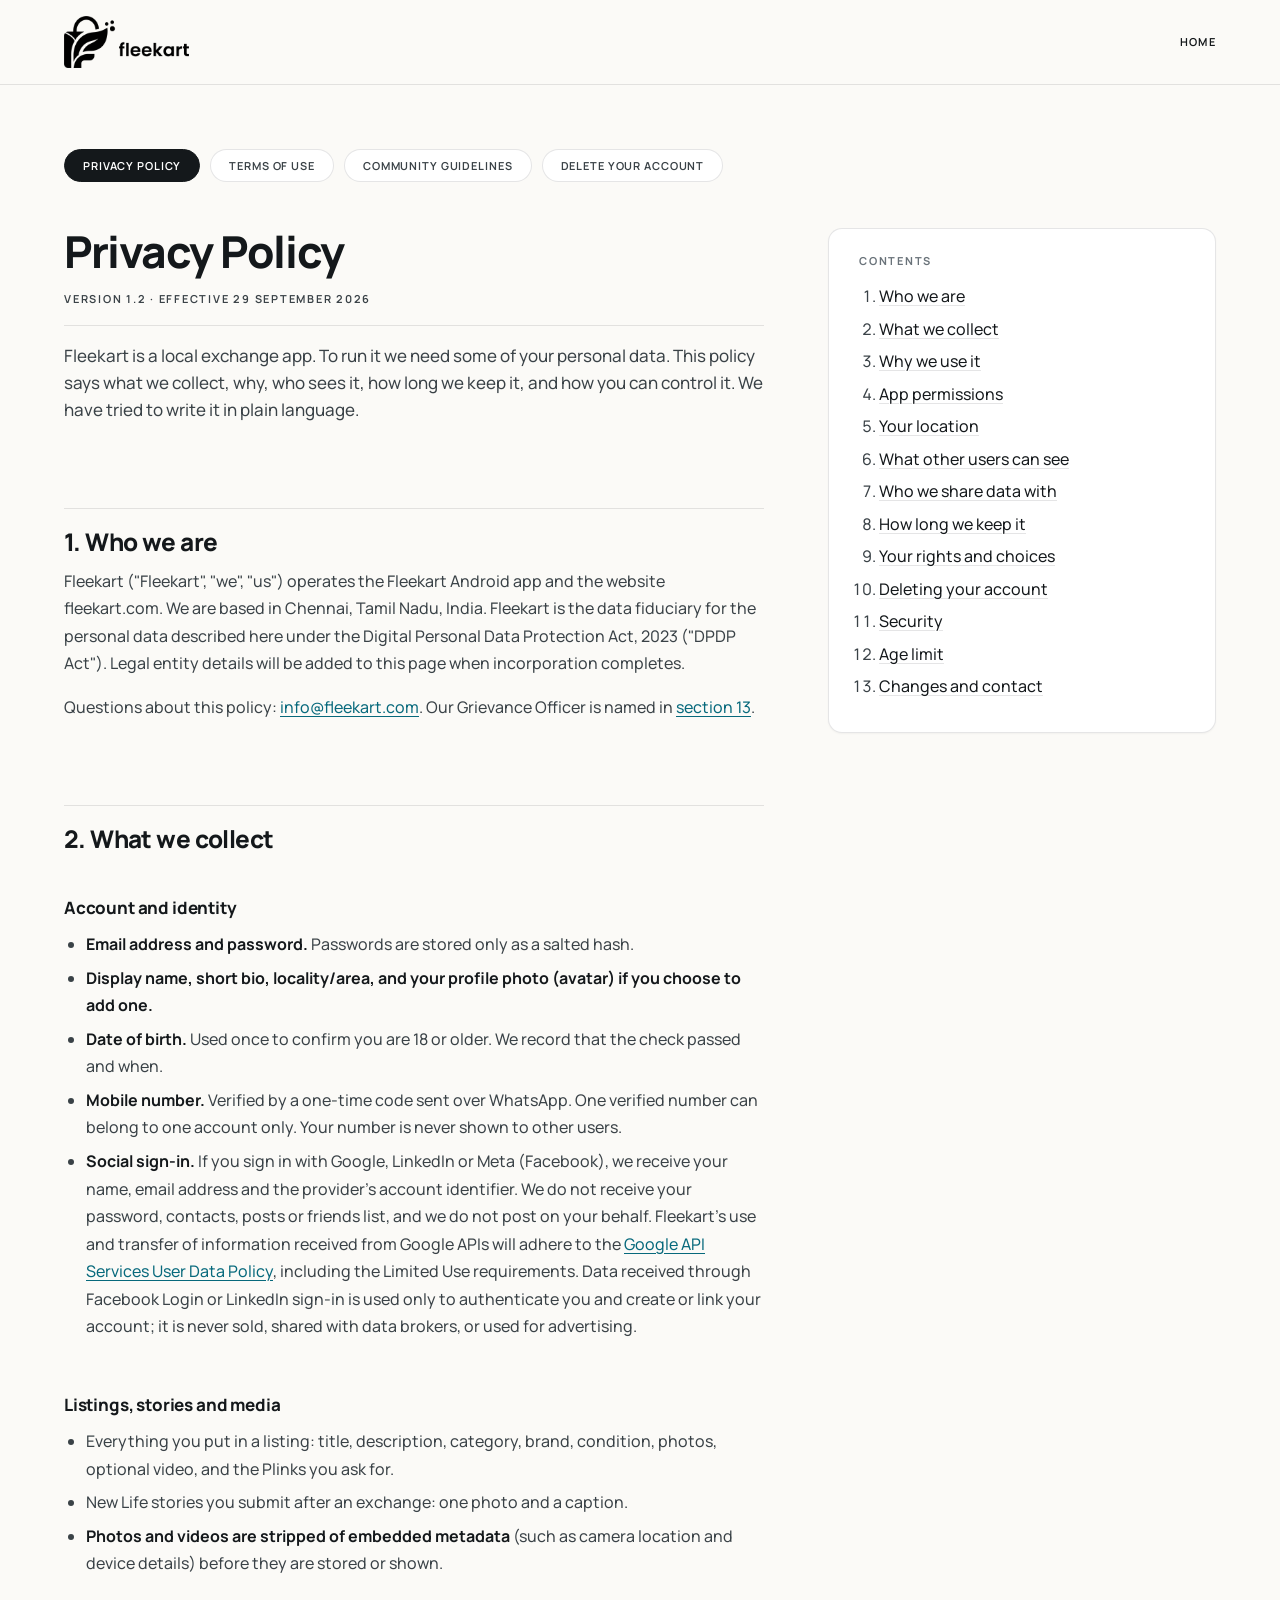
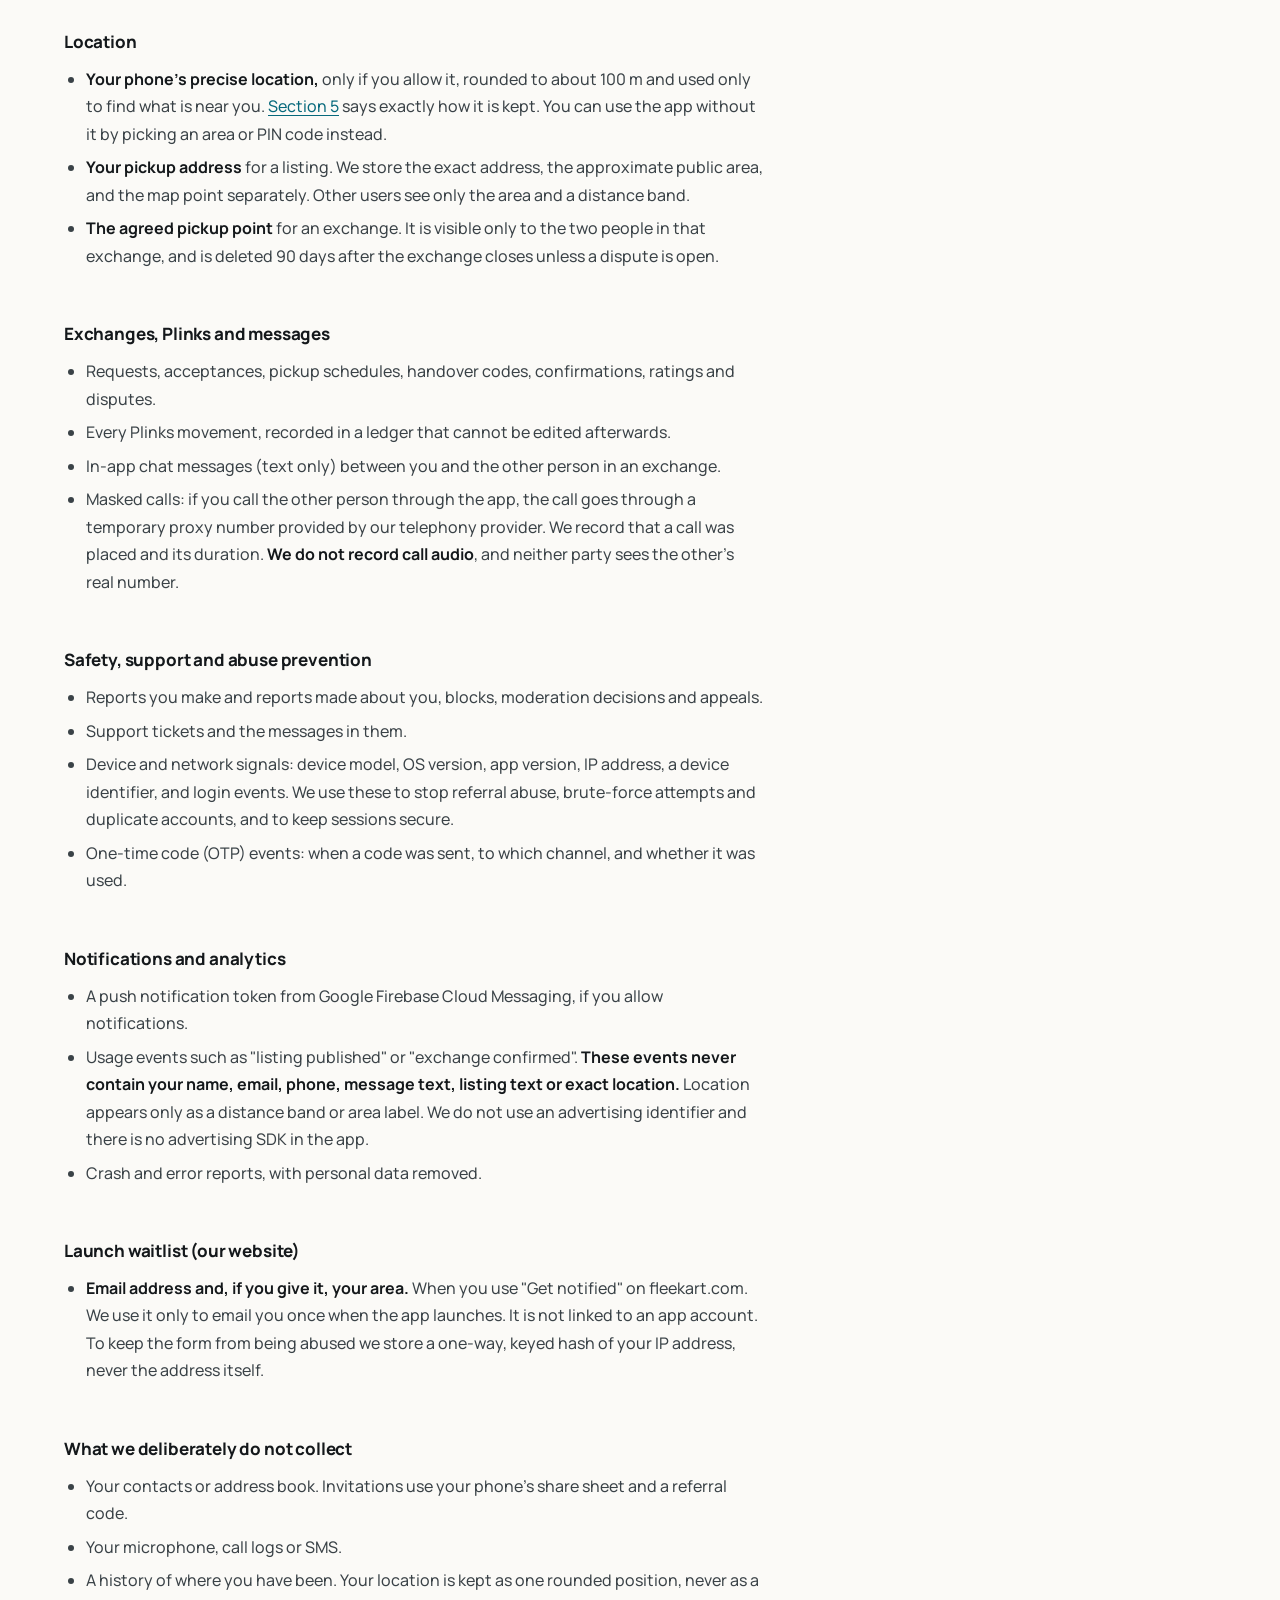
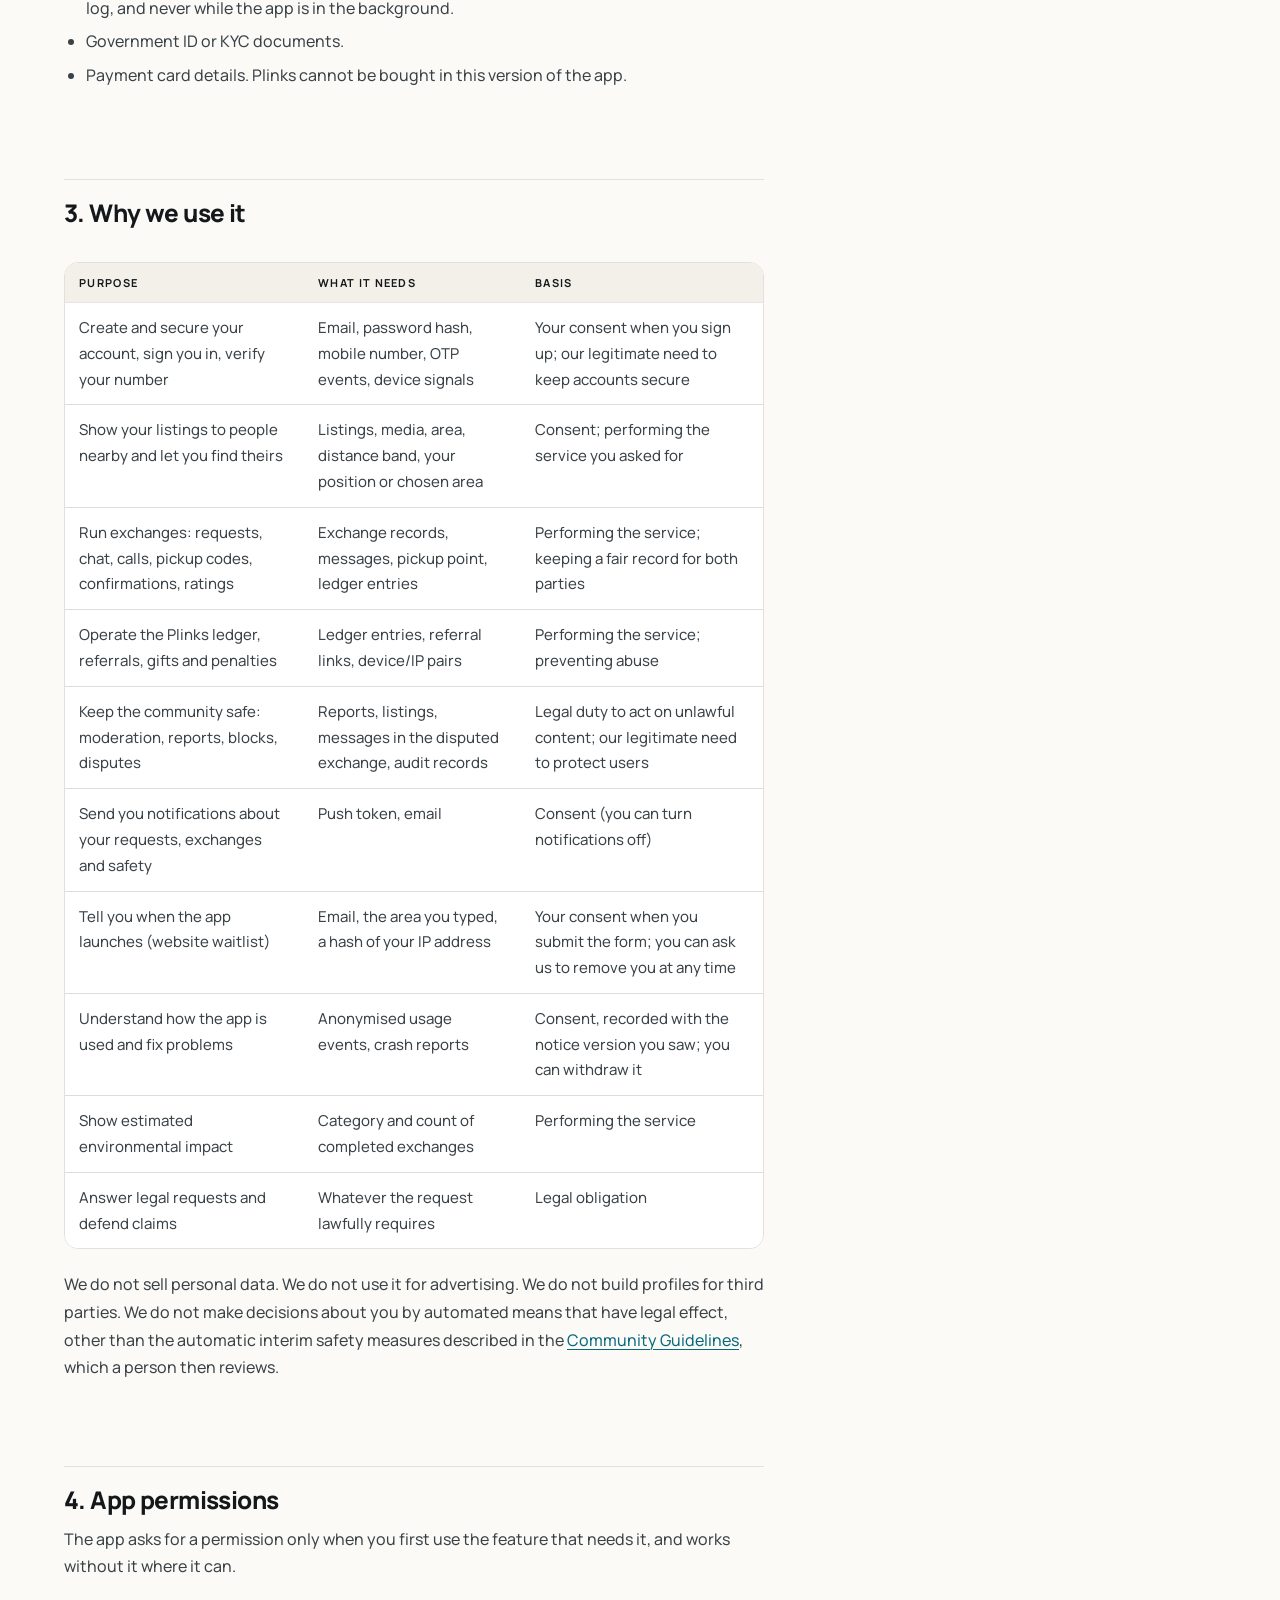
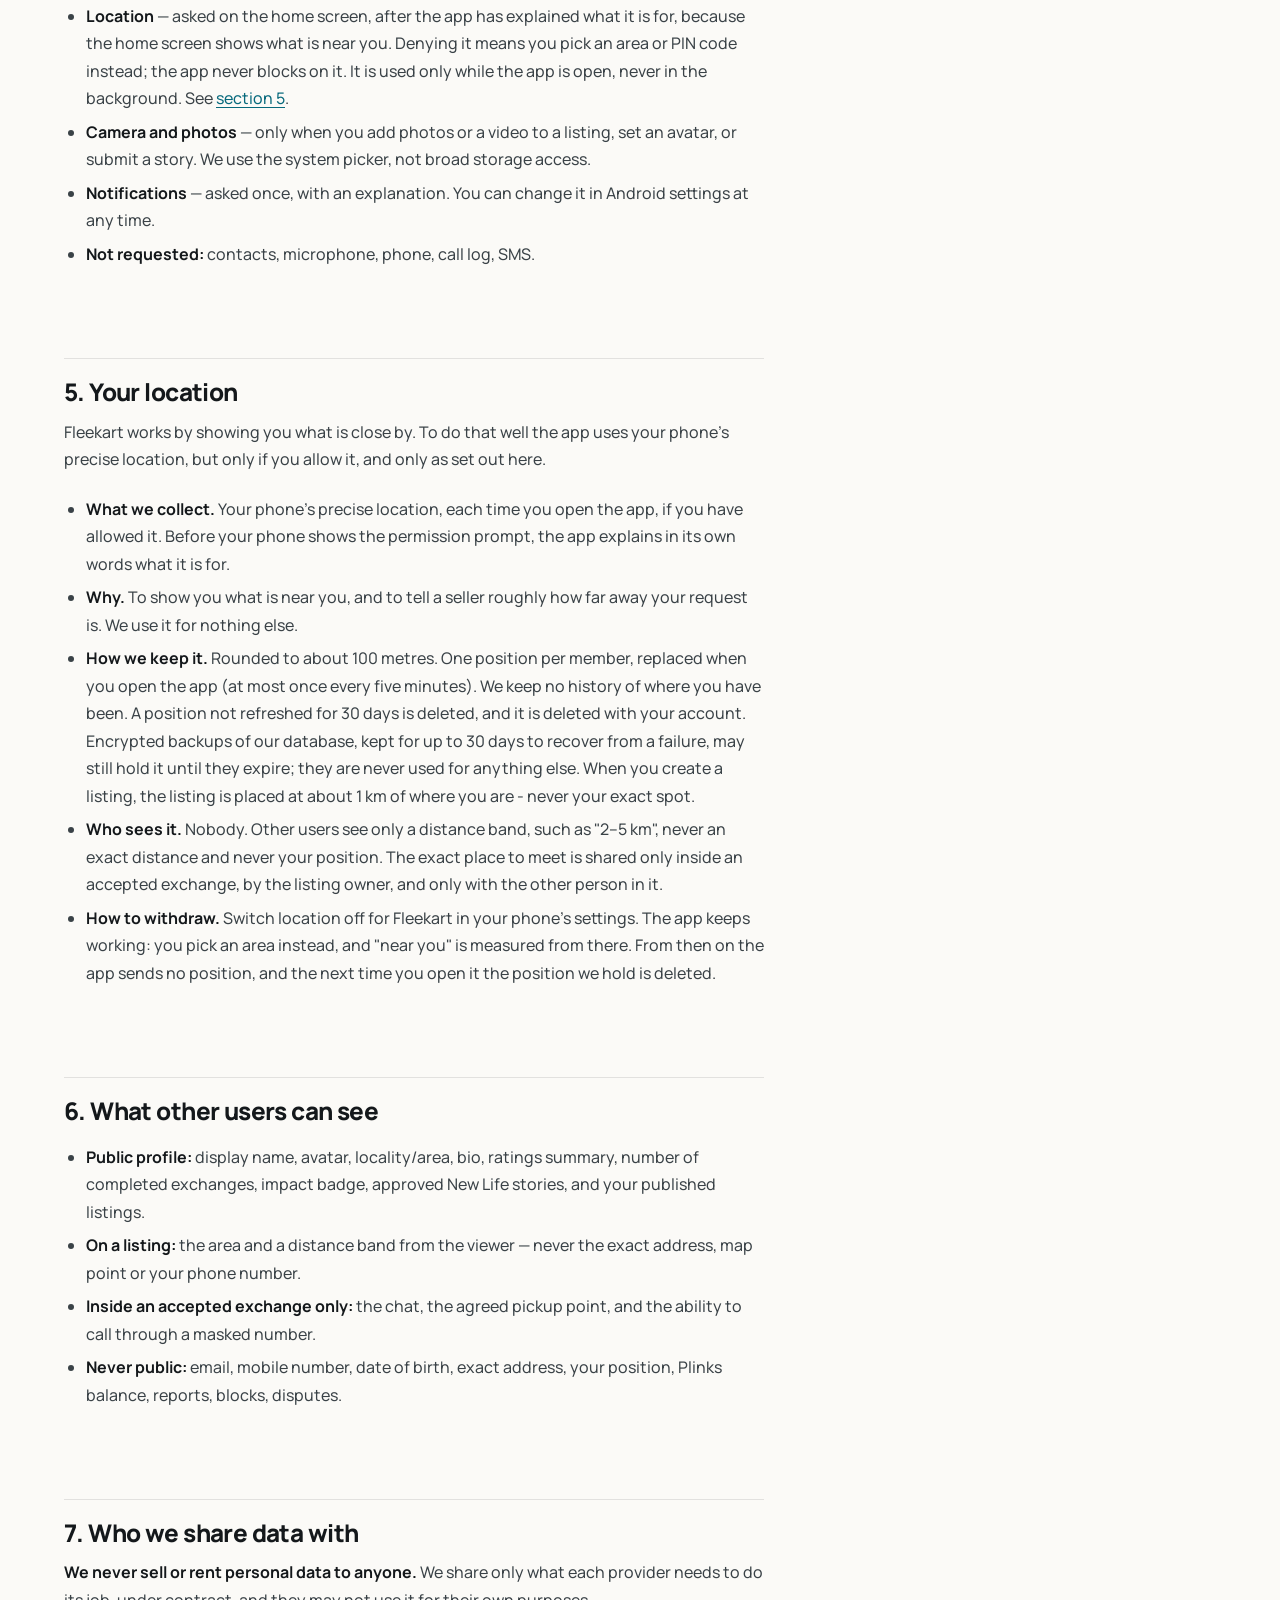
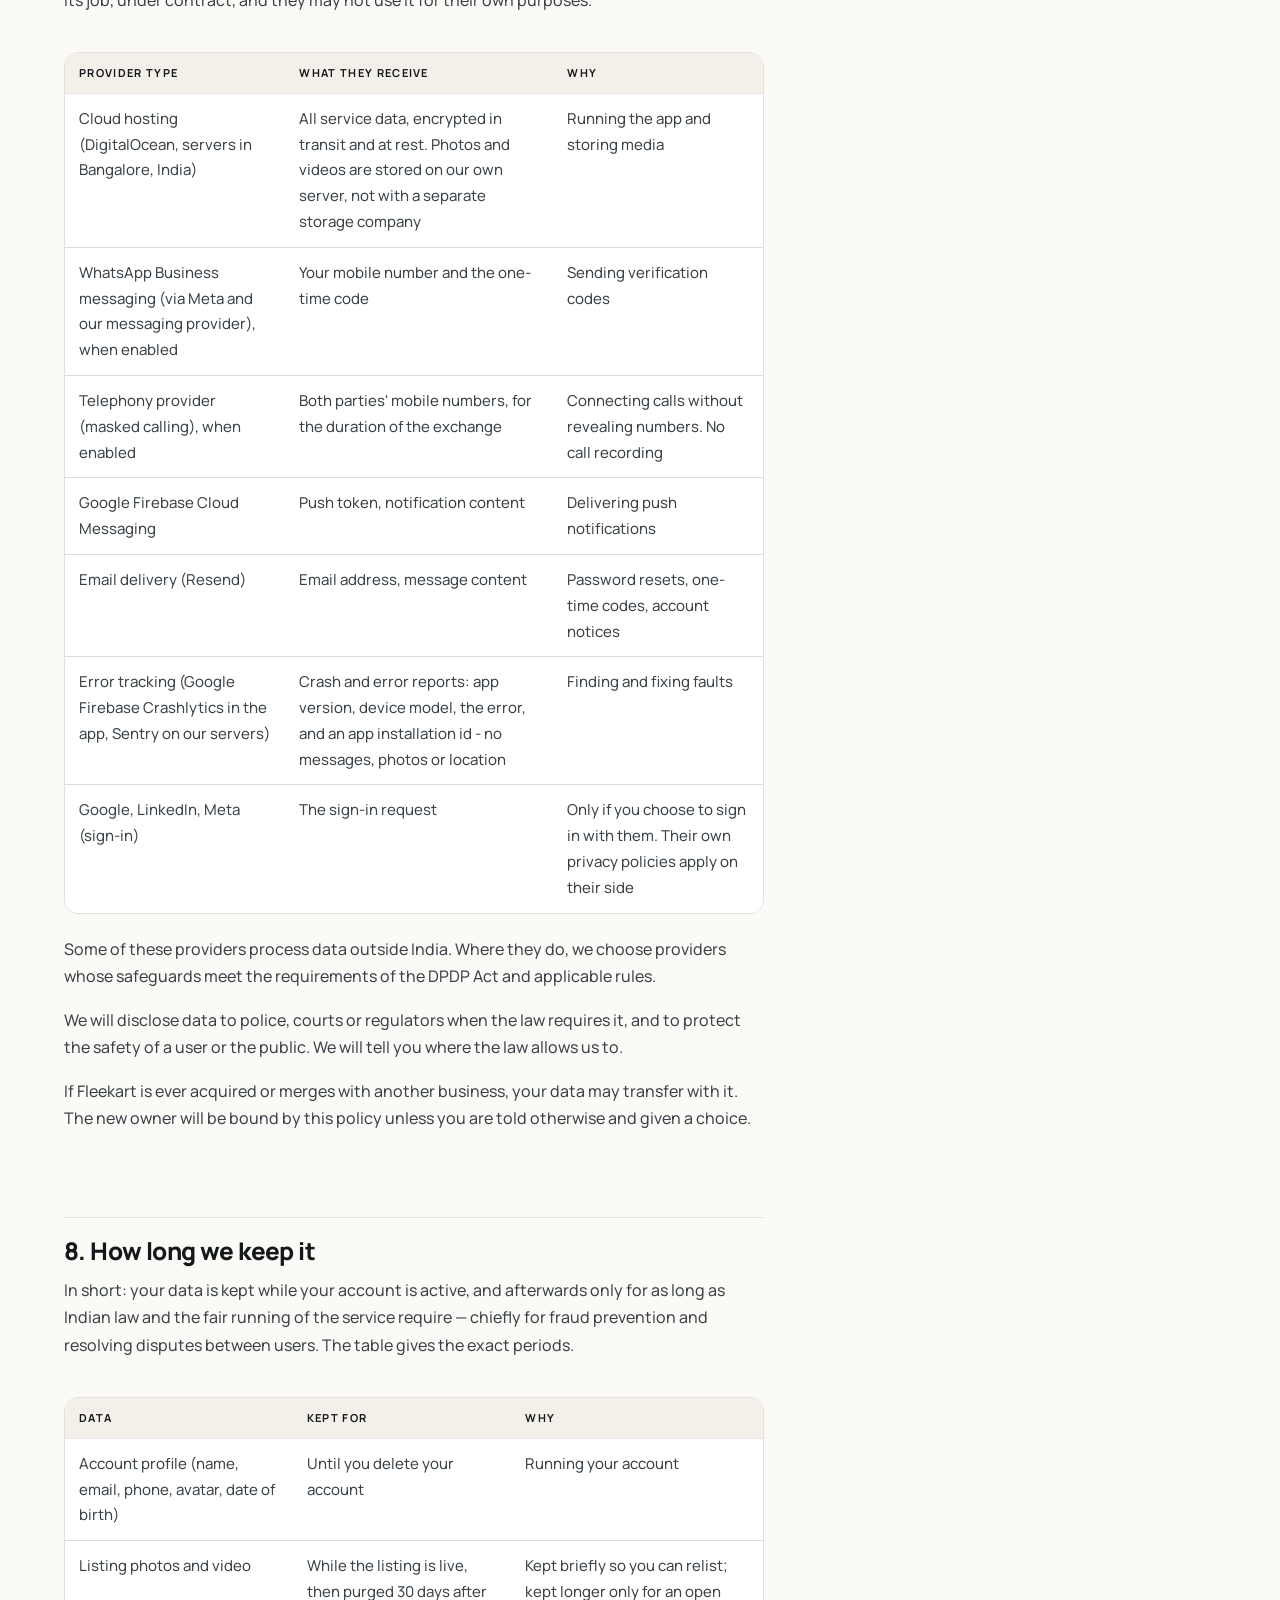
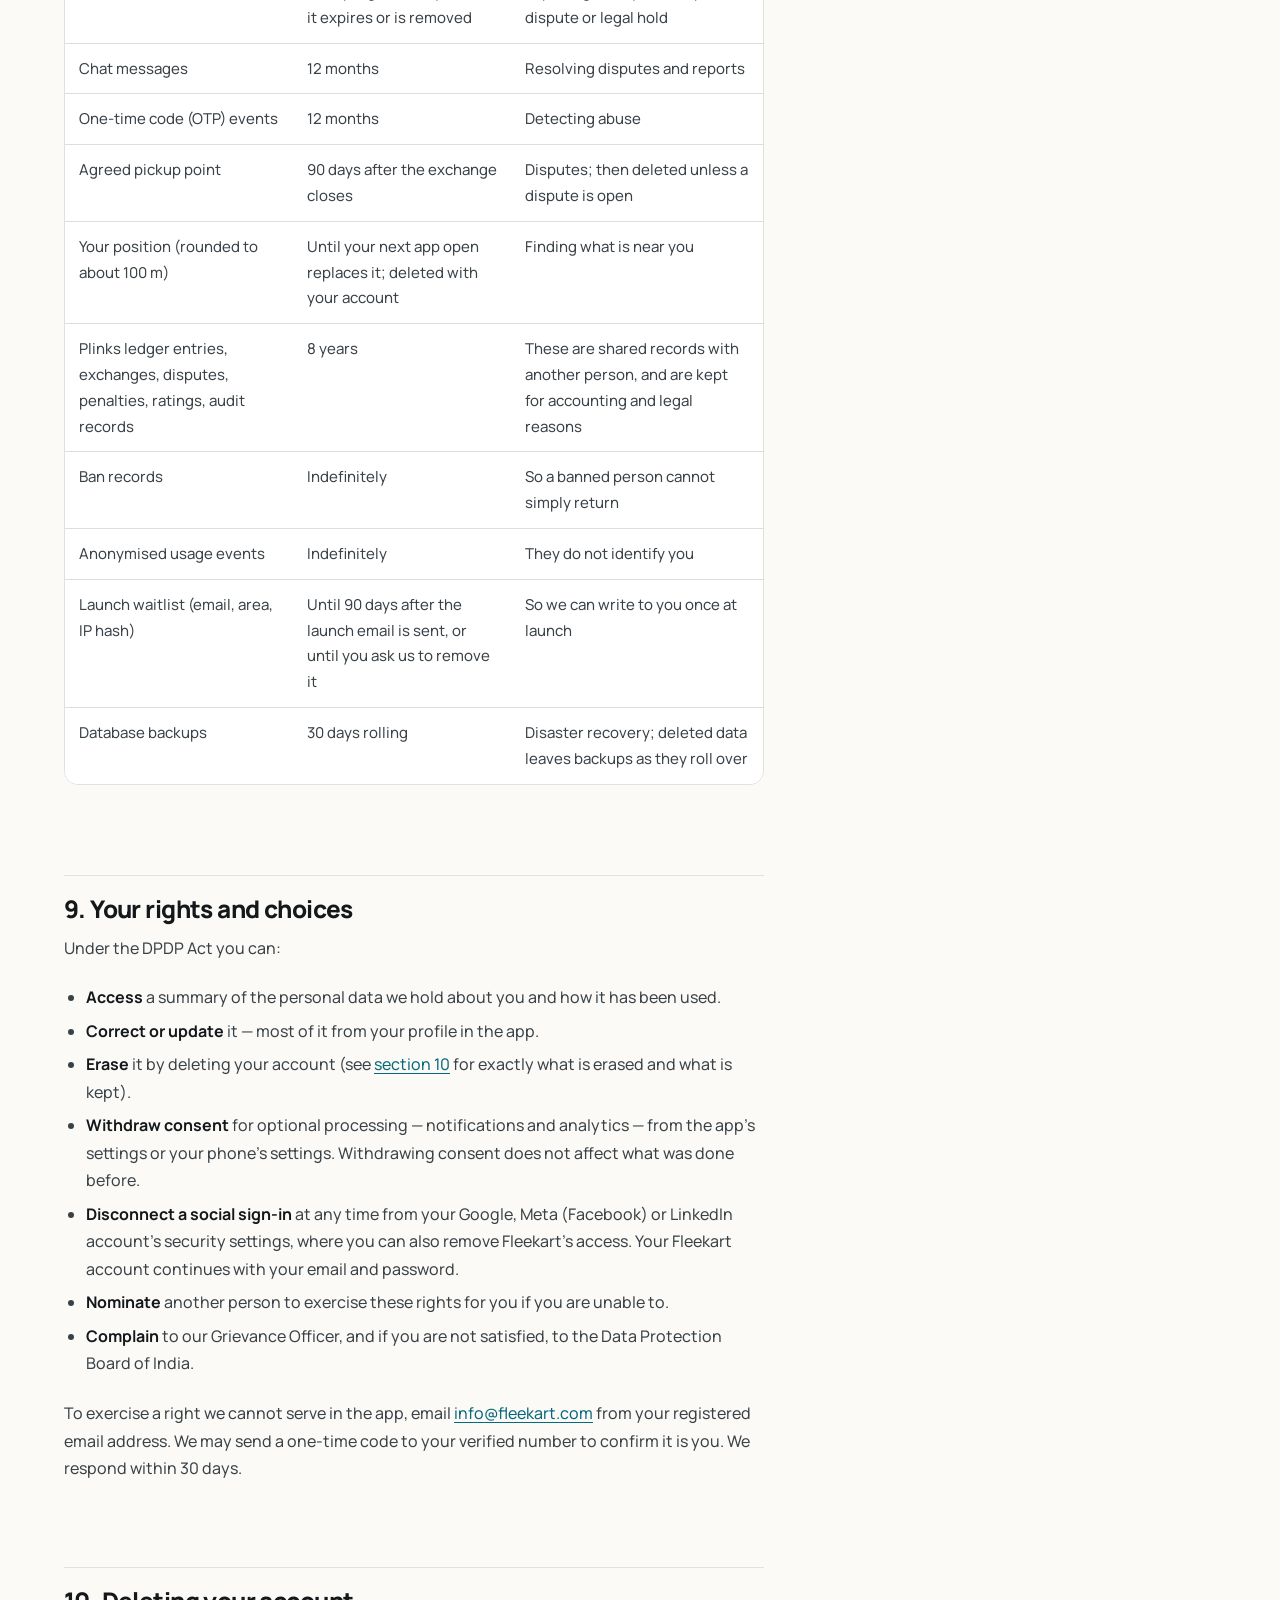
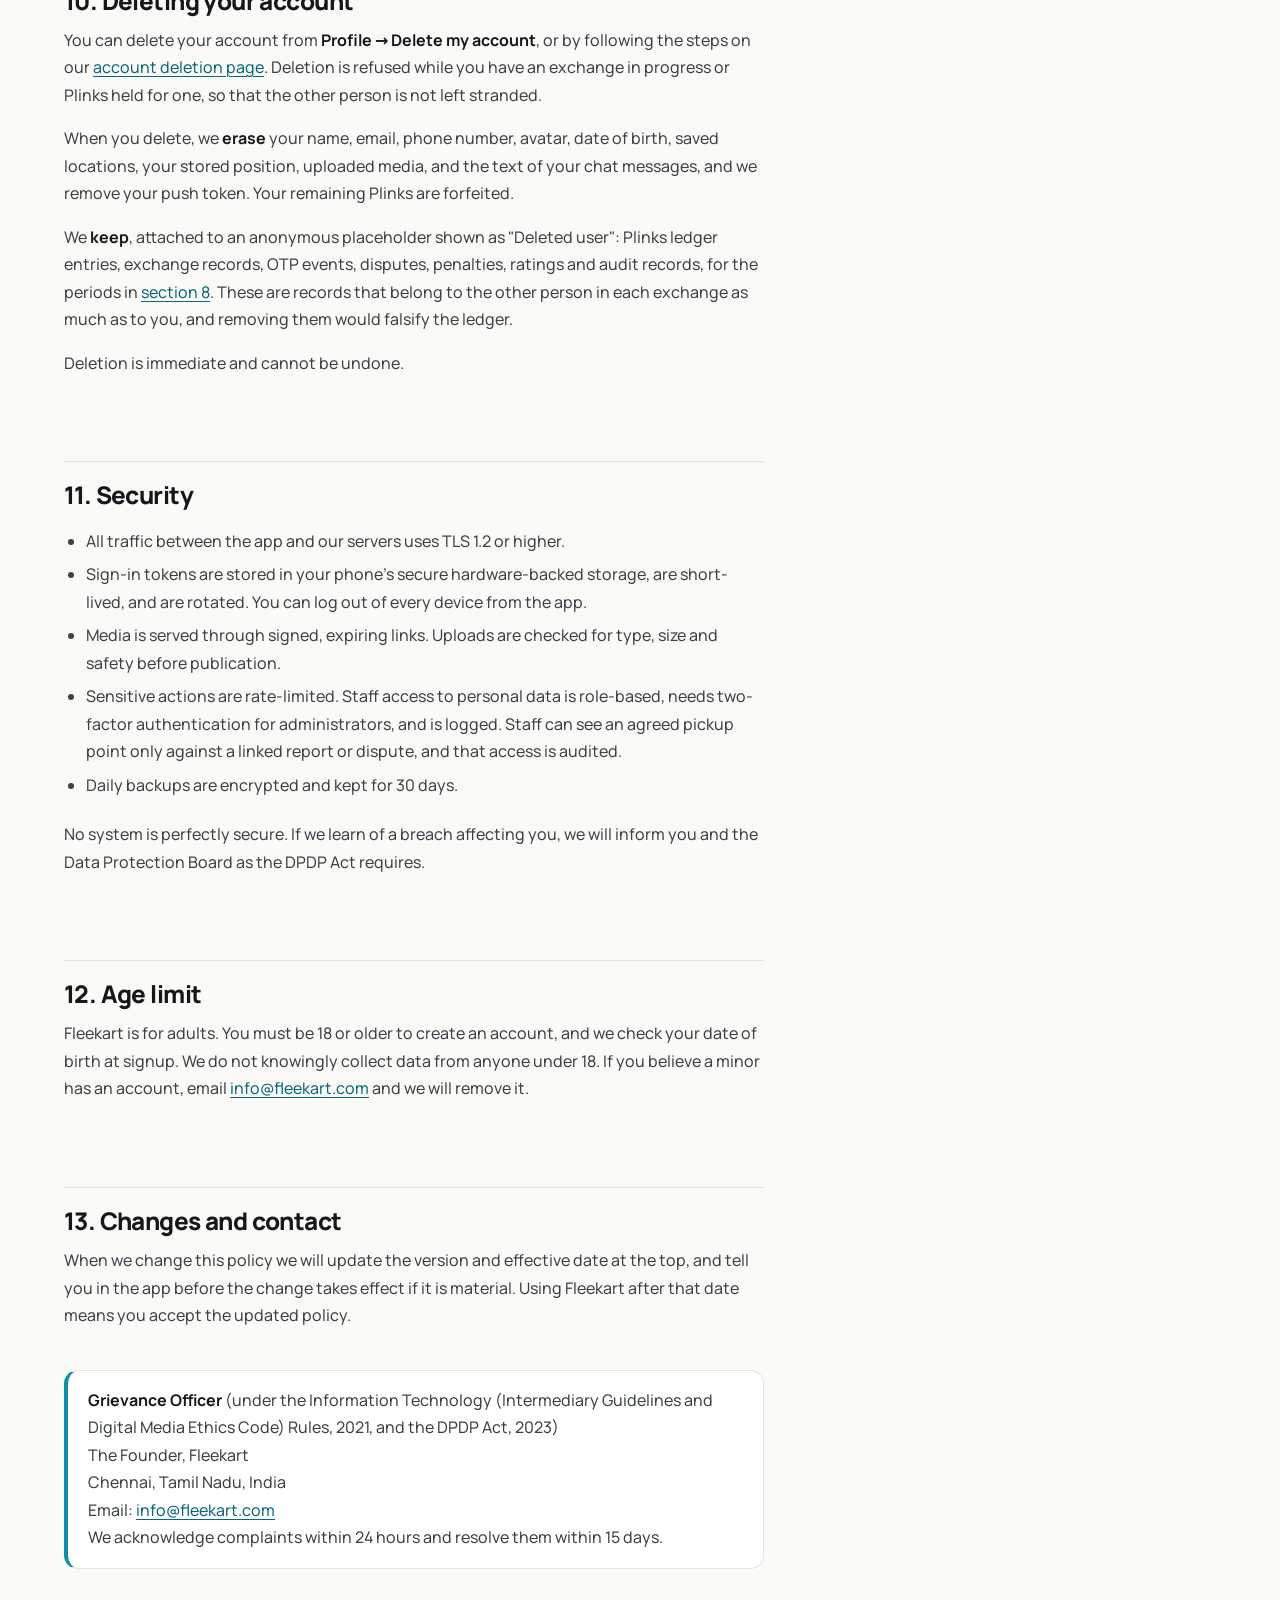
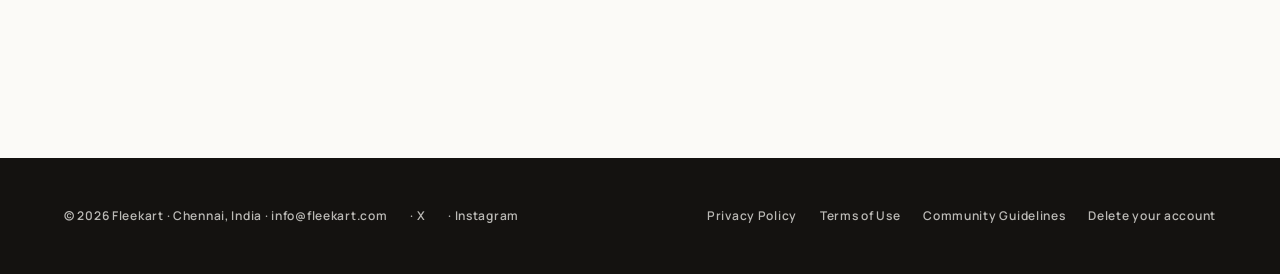
<file: privacy/index.html>
<!DOCTYPE html>
<html lang="en-IN">
<head>
<meta charset="utf-8">
<meta name="viewport" content="width=device-width, initial-scale=1">
<title>Privacy Policy — Fleekart</title>
<meta name="description" content="How Fleekart collects, uses, shares, keeps and deletes your personal data.">
<link rel="icon" type="image/png" sizes="32x32" href="../assets/favicon-32.png">
<link rel="icon" type="image/png" sizes="192x192" href="../assets/icon-192.png">
<link rel="apple-touch-icon" href="../assets/apple-touch-icon.png">
<meta property="og:image" content="https://fleekart.com/assets/og.png">
<link rel="stylesheet" href="../assets/style.css">
</head>
<body>
<a class="skip" href="#main">Skip to content</a>
<header class="site-header">
  <div class="bar">
    <a class="wordmark" href="../"><img src="../assets/img/fk-logo.webp" alt="Fleekart" width="96" height="40" decoding="async"></a>
    <nav class="site-nav" aria-label="Site">
      <a class="home" href="../">Home</a>
      <a href="../privacy/" aria-current="page">Privacy</a>
      <a href="../terms/">Terms</a>
      <a href="../community-guidelines/">Community</a>
      <a href="../delete-account/">Delete account</a>
    </nav>
  </div>
</header>

<main id="main" class="page">
  <nav class="legal-nav" aria-label="Legal documents">
    <a href="../privacy/" aria-current="page">Privacy Policy</a>
    <a href="../terms/">Terms of Use</a>
    <a href="../community-guidelines/">Community Guidelines</a>
    <a href="../delete-account/">Delete your account</a>
  </nav>

  <h1>Privacy Policy</h1>
  <p class="meta">Version 1.2 · Effective 29 September 2026</p>

  <p class="lead">Fleekart is a local exchange app. To run it we need some of your personal data. This policy says what we collect, why, who sees it, how long we keep it, and how you can control it. We have tried to write it in plain language.</p>

  <div class="toc">
    <strong>Contents</strong>
    <ol>
      <li><a href="#who">Who we are</a></li>
      <li><a href="#collect">What we collect</a></li>
      <li><a href="#why">Why we use it</a></li>
      <li><a href="#permissions">App permissions</a></li>
      <li><a href="#location">Your location</a></li>
      <li><a href="#public">What other users can see</a></li>
      <li><a href="#share">Who we share data with</a></li>
      <li><a href="#retention">How long we keep it</a></li>
      <li><a href="#rights">Your rights and choices</a></li>
      <li><a href="#deletion">Deleting your account</a></li>
      <li><a href="#security">Security</a></li>
      <li><a href="#children">Age limit</a></li>
      <li><a href="#changes">Changes and contact</a></li>
    </ol>
  </div>

  <h2 id="who">1. Who we are</h2>
  <p>Fleekart ("Fleekart", "we", "us") operates the Fleekart Android app and the website fleekart.com. We are based in Chennai, Tamil Nadu, India. Fleekart is the data fiduciary for the personal data described here under the Digital Personal Data Protection Act, 2023 ("DPDP Act"). Legal entity details will be added to this page when incorporation completes.</p>
  <p>Questions about this policy: <a href="mailto:info@fleekart.com">info@fleekart.com</a>. Our Grievance Officer is named in <a href="#changes">section 13</a>.</p>

  <h2 id="collect">2. What we collect</h2>

  <h3>Account and identity</h3>
  <ul>
    <li><strong>Email address and password.</strong> Passwords are stored only as a salted hash.</li>
    <li><strong>Display name, short bio, locality/area, and your profile photo (avatar) if you choose to add one.</strong></li>
    <li><strong>Date of birth.</strong> Used once to confirm you are 18 or older. We record that the check passed and when.</li>
    <li><strong>Mobile number.</strong> Verified by a one-time code sent over WhatsApp. One verified number can belong to one account only. Your number is never shown to other users.</li>
    <li><strong>Social sign-in.</strong> If you sign in with Google, LinkedIn or Meta (Facebook), we receive your name, email address and the provider's account identifier. We do not receive your password, contacts, posts or friends list, and we do not post on your behalf. Fleekart's use and transfer of information received from Google APIs will adhere to the <a href="https://developers.google.com/terms/api-services-user-data-policy" rel="noopener">Google API Services User Data Policy</a>, including the Limited Use requirements. Data received through Facebook Login or LinkedIn sign-in is used only to authenticate you and create or link your account; it is never sold, shared with data brokers, or used for advertising.</li>
  </ul>

  <h3>Listings, stories and media</h3>
  <ul>
    <li>Everything you put in a listing: title, description, category, brand, condition, photos, optional video, and the Plinks you ask for.</li>
    <li>New Life stories you submit after an exchange: one photo and a caption.</li>
    <li><strong>Photos and videos are stripped of embedded metadata</strong> (such as camera location and device details) before they are stored or shown.</li>
  </ul>

  <h3>Location</h3>
  <ul>
    <li><strong>Your phone's precise location,</strong> only if you allow it, rounded to about 100 m and used only to find what is near you. <a href="#location">Section 5</a> says exactly how it is kept. You can use the app without it by picking an area or PIN code instead.</li>
    <li><strong>Your pickup address</strong> for a listing. We store the exact address, the approximate public area, and the map point separately. Other users see only the area and a distance band.</li>
    <li><strong>The agreed pickup point</strong> for an exchange. It is visible only to the two people in that exchange, and is deleted 90 days after the exchange closes unless a dispute is open.</li>
  </ul>

  <h3>Exchanges, Plinks and messages</h3>
  <ul>
    <li>Requests, acceptances, pickup schedules, handover codes, confirmations, ratings and disputes.</li>
    <li>Every Plinks movement, recorded in a ledger that cannot be edited afterwards.</li>
    <li>In-app chat messages (text only) between you and the other person in an exchange.</li>
    <li>Masked calls: if you call the other person through the app, the call goes through a temporary proxy number provided by our telephony provider. We record that a call was placed and its duration. <strong>We do not record call audio</strong>, and neither party sees the other's real number.</li>
  </ul>

  <h3>Safety, support and abuse prevention</h3>
  <ul>
    <li>Reports you make and reports made about you, blocks, moderation decisions and appeals.</li>
    <li>Support tickets and the messages in them.</li>
    <li>Device and network signals: device model, OS version, app version, IP address, a device identifier, and login events. We use these to stop referral abuse, brute-force attempts and duplicate accounts, and to keep sessions secure.</li>
    <li>One-time code (OTP) events: when a code was sent, to which channel, and whether it was used.</li>
  </ul>

  <h3>Notifications and analytics</h3>
  <ul>
    <li>A push notification token from Google Firebase Cloud Messaging, if you allow notifications.</li>
    <li>Usage events such as "listing published" or "exchange confirmed". <strong>These events never contain your name, email, phone, message text, listing text or exact location.</strong> Location appears only as a distance band or area label. We do not use an advertising identifier and there is no advertising SDK in the app.</li>
    <li>Crash and error reports, with personal data removed.</li>
  </ul>

  <h3>Launch waitlist (our website)</h3>
  <ul>
    <li><strong>Email address and, if you give it, your area.</strong> When you use "Get notified" on fleekart.com. We use it only to email you once when the app launches. It is not linked to an app account. To keep the form from being abused we store a one-way, keyed hash of your IP address, never the address itself.</li>
  </ul>

  <h3>What we deliberately do not collect</h3>
  <ul>
    <li>Your contacts or address book. Invitations use your phone's share sheet and a referral code.</li>
    <li>Your microphone, call logs or SMS.</li>
    <li>A history of where you have been. Your location is kept as one rounded position, never as a log, and never while the app is in the background.</li>
    <li>Government ID or KYC documents.</li>
    <li>Payment card details. Plinks cannot be bought in this version of the app.</li>
  </ul>

  <h2 id="why">3. Why we use it</h2>
  <div class="table-wrap">
  <table class="stack">
    <thead><tr><th>Purpose</th><th>What it needs</th><th>Basis</th></tr></thead>
    <tbody>
      <tr><td data-label="Purpose">Create and secure your account, sign you in, verify your number</td><td data-label="What it needs">Email, password hash, mobile number, OTP events, device signals</td><td data-label="Basis">Your consent when you sign up; our legitimate need to keep accounts secure</td></tr>
      <tr><td data-label="Purpose">Show your listings to people nearby and let you find theirs</td><td data-label="What it needs">Listings, media, area, distance band, your position or chosen area</td><td data-label="Basis">Consent; performing the service you asked for</td></tr>
      <tr><td data-label="Purpose">Run exchanges: requests, chat, calls, pickup codes, confirmations, ratings</td><td data-label="What it needs">Exchange records, messages, pickup point, ledger entries</td><td data-label="Basis">Performing the service; keeping a fair record for both parties</td></tr>
      <tr><td data-label="Purpose">Operate the Plinks ledger, referrals, gifts and penalties</td><td data-label="What it needs">Ledger entries, referral links, device/IP pairs</td><td data-label="Basis">Performing the service; preventing abuse</td></tr>
      <tr><td data-label="Purpose">Keep the community safe: moderation, reports, blocks, disputes</td><td data-label="What it needs">Reports, listings, messages in the disputed exchange, audit records</td><td data-label="Basis">Legal duty to act on unlawful content; our legitimate need to protect users</td></tr>
      <tr><td data-label="Purpose">Send you notifications about your requests, exchanges and safety</td><td data-label="What it needs">Push token, email</td><td data-label="Basis">Consent (you can turn notifications off)</td></tr>
      <tr><td data-label="Purpose">Tell you when the app launches (website waitlist)</td><td data-label="What it needs">Email, the area you typed, a hash of your IP address</td><td data-label="Basis">Your consent when you submit the form; you can ask us to remove you at any time</td></tr>
      <tr><td data-label="Purpose">Understand how the app is used and fix problems</td><td data-label="What it needs">Anonymised usage events, crash reports</td><td data-label="Basis">Consent, recorded with the notice version you saw; you can withdraw it</td></tr>
      <tr><td data-label="Purpose">Show estimated environmental impact</td><td data-label="What it needs">Category and count of completed exchanges</td><td data-label="Basis">Performing the service</td></tr>
      <tr><td data-label="Purpose">Answer legal requests and defend claims</td><td data-label="What it needs">Whatever the request lawfully requires</td><td data-label="Basis">Legal obligation</td></tr>
    </tbody>
  </table>
  </div>
  <p>We do not sell personal data. We do not use it for advertising. We do not build profiles for third parties. We do not make decisions about you by automated means that have legal effect, other than the automatic interim safety measures described in the <a href="../community-guidelines/#enforcement">Community Guidelines</a>, which a person then reviews.</p>

  <h2 id="permissions">4. App permissions</h2>
  <p>The app asks for a permission only when you first use the feature that needs it, and works without it where it can.</p>
  <ul>
    <li><strong>Location</strong> — asked on the home screen, after the app has explained what it is for, because the home screen shows what is near you. Denying it means you pick an area or PIN code instead; the app never blocks on it. It is used only while the app is open, never in the background. See <a href="#location">section 5</a>.</li>
    <li><strong>Camera and photos</strong> — only when you add photos or a video to a listing, set an avatar, or submit a story. We use the system picker, not broad storage access.</li>
    <li><strong>Notifications</strong> — asked once, with an explanation. You can change it in Android settings at any time.</li>
    <li><strong>Not requested:</strong> contacts, microphone, phone, call log, SMS.</li>
  </ul>

  <h2 id="location">5. Your location</h2>
  <p>Fleekart works by showing you what is close by. To do that well the app uses your phone's precise location, but only if you allow it, and only as set out here.</p>
  <ul>
    <li><strong>What we collect.</strong> Your phone's precise location, each time you open the app, if you have allowed it. Before your phone shows the permission prompt, the app explains in its own words what it is for.</li>
    <li><strong>Why.</strong> To show you what is near you, and to tell a seller roughly how far away your request is. We use it for nothing else.</li>
    <li><strong>How we keep it.</strong> Rounded to about 100 metres. One position per member, replaced when you open the app (at most once every five minutes). We keep no history of where you have been. A position not refreshed for 30 days is deleted, and it is deleted with your account. Encrypted backups of our database, kept for up to 30 days to recover from a failure, may still hold it until they expire; they are never used for anything else. When you create a listing, the listing is placed at about 1 km of where you are - never your exact spot.</li>
    <li><strong>Who sees it.</strong> Nobody. Other users see only a distance band, such as "2–5 km", never an exact distance and never your position. The exact place to meet is shared only inside an accepted exchange, by the listing owner, and only with the other person in it.</li>
    <li><strong>How to withdraw.</strong> Switch location off for Fleekart in your phone's settings. The app keeps working: you pick an area instead, and "near you" is measured from there. From then on the app sends no position, and the next time you open it the position we hold is deleted.</li>
  </ul>

  <h2 id="public">6. What other users can see</h2>
  <ul>
    <li><strong>Public profile:</strong> display name, avatar, locality/area, bio, ratings summary, number of completed exchanges, impact badge, approved New Life stories, and your published listings.</li>
    <li><strong>On a listing:</strong> the area and a distance band from the viewer — never the exact address, map point or your phone number.</li>
    <li><strong>Inside an accepted exchange only:</strong> the chat, the agreed pickup point, and the ability to call through a masked number.</li>
    <li><strong>Never public:</strong> email, mobile number, date of birth, exact address, your position, Plinks balance, reports, blocks, disputes.</li>
  </ul>

  <h2 id="share">7. Who we share data with</h2>
  <p><strong>We never sell or rent personal data to anyone.</strong> We share only what each provider needs to do its job, under contract, and they may not use it for their own purposes.</p>
  <div class="table-wrap">
  <table class="stack">
    <thead><tr><th>Provider type</th><th>What they receive</th><th>Why</th></tr></thead>
    <tbody>
      <tr><td data-label="Provider type">Cloud hosting (DigitalOcean, servers in Bangalore, India)</td><td data-label="What they receive">All service data, encrypted in transit and at rest. Photos and videos are stored on our own server, not with a separate storage company</td><td data-label="Why">Running the app and storing media</td></tr>
      <tr><td data-label="Provider type">WhatsApp Business messaging (via Meta and our messaging provider), when enabled</td><td data-label="What they receive">Your mobile number and the one-time code</td><td data-label="Why">Sending verification codes</td></tr>
      <tr><td data-label="Provider type">Telephony provider (masked calling), when enabled</td><td data-label="What they receive">Both parties' mobile numbers, for the duration of the exchange</td><td data-label="Why">Connecting calls without revealing numbers. No call recording</td></tr>
      <tr><td data-label="Provider type">Google Firebase Cloud Messaging</td><td data-label="What they receive">Push token, notification content</td><td data-label="Why">Delivering push notifications</td></tr>
      <tr><td data-label="Provider type">Email delivery (Resend)</td><td data-label="What they receive">Email address, message content</td><td data-label="Why">Password resets, one-time codes, account notices</td></tr>
      <tr><td data-label="Provider type">Error tracking (Google Firebase Crashlytics in the app, Sentry on our servers)</td><td data-label="What they receive">Crash and error reports: app version, device model, the error, and an app installation id - no messages, photos or location</td><td data-label="Why">Finding and fixing faults</td></tr>
      <tr><td data-label="Provider type">Google, LinkedIn, Meta (sign-in)</td><td data-label="What they receive">The sign-in request</td><td data-label="Why">Only if you choose to sign in with them. Their own privacy policies apply on their side</td></tr>
    </tbody>
  </table>
  </div>
  <p>Some of these providers process data outside India. Where they do, we choose providers whose safeguards meet the requirements of the DPDP Act and applicable rules.</p>
  <p>We will disclose data to police, courts or regulators when the law requires it, and to protect the safety of a user or the public. We will tell you where the law allows us to.</p>
  <p>If Fleekart is ever acquired or merges with another business, your data may transfer with it. The new owner will be bound by this policy unless you are told otherwise and given a choice.</p>

  <h2 id="retention">8. How long we keep it</h2>
  <p>In short: your data is kept while your account is active, and afterwards only for as long as Indian law and the fair running of the service require — chiefly for fraud prevention and resolving disputes between users. The table gives the exact periods.</p>
  <div class="table-wrap">
  <table class="stack">
    <thead><tr><th>Data</th><th>Kept for</th><th>Why</th></tr></thead>
    <tbody>
      <tr><td data-label="Data">Account profile (name, email, phone, avatar, date of birth)</td><td data-label="Kept for">Until you delete your account</td><td data-label="Why">Running your account</td></tr>
      <tr><td data-label="Data">Listing photos and video</td><td data-label="Kept for">While the listing is live, then purged 30 days after it expires or is removed</td><td data-label="Why">Kept briefly so you can relist; kept longer only for an open dispute or legal hold</td></tr>
      <tr><td data-label="Data">Chat messages</td><td data-label="Kept for">12 months</td><td data-label="Why">Resolving disputes and reports</td></tr>
      <tr><td data-label="Data">One-time code (OTP) events</td><td data-label="Kept for">12 months</td><td data-label="Why">Detecting abuse</td></tr>
      <tr><td data-label="Data">Agreed pickup point</td><td data-label="Kept for">90 days after the exchange closes</td><td data-label="Why">Disputes; then deleted unless a dispute is open</td></tr>
      <tr><td data-label="Data">Your position (rounded to about 100 m)</td><td data-label="Kept for">Until your next app open replaces it; deleted with your account</td><td data-label="Why">Finding what is near you</td></tr>
      <tr><td data-label="Data">Plinks ledger entries, exchanges, disputes, penalties, ratings, audit records</td><td data-label="Kept for">8 years</td><td data-label="Why">These are shared records with another person, and are kept for accounting and legal reasons</td></tr>
      <tr><td data-label="Data">Ban records</td><td data-label="Kept for">Indefinitely</td><td data-label="Why">So a banned person cannot simply return</td></tr>
      <tr><td data-label="Data">Anonymised usage events</td><td data-label="Kept for">Indefinitely</td><td data-label="Why">They do not identify you</td></tr>
      <tr><td data-label="Data">Launch waitlist (email, area, IP hash)</td><td data-label="Kept for">Until 90 days after the launch email is sent, or until you ask us to remove it</td><td data-label="Why">So we can write to you once at launch</td></tr>
      <tr><td data-label="Data">Database backups</td><td data-label="Kept for">30 days rolling</td><td data-label="Why">Disaster recovery; deleted data leaves backups as they roll over</td></tr>
    </tbody>
  </table>
  </div>

  <h2 id="rights">9. Your rights and choices</h2>
  <p>Under the DPDP Act you can:</p>
  <ul>
    <li><strong>Access</strong> a summary of the personal data we hold about you and how it has been used.</li>
    <li><strong>Correct or update</strong> it — most of it from your profile in the app.</li>
    <li><strong>Erase</strong> it by deleting your account (see <a href="#deletion">section 10</a> for exactly what is erased and what is kept).</li>
    <li><strong>Withdraw consent</strong> for optional processing — notifications and analytics — from the app's settings or your phone's settings. Withdrawing consent does not affect what was done before.</li>
    <li><strong>Disconnect a social sign-in</strong> at any time from your Google, Meta (Facebook) or LinkedIn account's security settings, where you can also remove Fleekart's access. Your Fleekart account continues with your email and password.</li>
    <li><strong>Nominate</strong> another person to exercise these rights for you if you are unable to.</li>
    <li><strong>Complain</strong> to our Grievance Officer, and if you are not satisfied, to the Data Protection Board of India.</li>
  </ul>
  <p>To exercise a right we cannot serve in the app, email <a href="mailto:info@fleekart.com">info@fleekart.com</a> from your registered email address. We may send a one-time code to your verified number to confirm it is you. We respond within 30 days.</p>

  <h2 id="deletion">10. Deleting your account</h2>
  <p>You can delete your account from <strong>Profile → Delete my account</strong>, or by following the steps on our <a href="../delete-account/">account deletion page</a>. Deletion is refused while you have an exchange in progress or Plinks held for one, so that the other person is not left stranded.</p>
  <p>When you delete, we <strong>erase</strong> your name, email, phone number, avatar, date of birth, saved locations, your stored position, uploaded media, and the text of your chat messages, and we remove your push token. Your remaining Plinks are forfeited.</p>
  <p>We <strong>keep</strong>, attached to an anonymous placeholder shown as "Deleted user": Plinks ledger entries, exchange records, OTP events, disputes, penalties, ratings and audit records, for the periods in <a href="#retention">section 8</a>. These are records that belong to the other person in each exchange as much as to you, and removing them would falsify the ledger.</p>
  <p>Deletion is immediate and cannot be undone.</p>

  <h2 id="security">11. Security</h2>
  <ul>
    <li>All traffic between the app and our servers uses TLS 1.2 or higher.</li>
    <li>Sign-in tokens are stored in your phone's secure hardware-backed storage, are short-lived, and are rotated. You can log out of every device from the app.</li>
    <li>Media is served through signed, expiring links. Uploads are checked for type, size and safety before publication.</li>
    <li>Sensitive actions are rate-limited. Staff access to personal data is role-based, needs two-factor authentication for administrators, and is logged. Staff can see an agreed pickup point only against a linked report or dispute, and that access is audited.</li>
    <li>Daily backups are encrypted and kept for 30 days.</li>
  </ul>
  <p>No system is perfectly secure. If we learn of a breach affecting you, we will inform you and the Data Protection Board as the DPDP Act requires.</p>

  <h2 id="children">12. Age limit</h2>
  <p>Fleekart is for adults. You must be 18 or older to create an account, and we check your date of birth at signup. We do not knowingly collect data from anyone under 18. If you believe a minor has an account, email <a href="mailto:info@fleekart.com">info@fleekart.com</a> and we will remove it.</p>

  <h2 id="changes">13. Changes and contact</h2>
  <p>When we change this policy we will update the version and effective date at the top, and tell you in the app before the change takes effect if it is material. Using Fleekart after that date means you accept the updated policy.</p>
  <div class="callout">
    <p><strong>Grievance Officer</strong> (under the Information Technology (Intermediary Guidelines and Digital Media Ethics Code) Rules, 2021, and the DPDP Act, 2023)<br>
    The Founder, Fleekart<br>
    Chennai, Tamil Nadu, India<br>
    Email: <a href="mailto:info@fleekart.com">info@fleekart.com</a><br>
    We acknowledge complaints within 24 hours and resolve them within 15 days.</p>
  </div>
</main>

<footer class="site-footer">
  <div class="bar">
    <div>© 2026 Fleekart · Chennai, India · <a href="mailto:info@fleekart.com">info@fleekart.com</a> · <a href="https://x.com/First_Fleekart" target="_blank" rel="noopener">X</a> · <a href="https://www.instagram.com/first_fleekart/" target="_blank" rel="noopener">Instagram</a></div>
    <div>
      <a href="../privacy/">Privacy Policy</a>
      <a href="../terms/">Terms of Use</a>
      <a href="../community-guidelines/">Community Guidelines</a>
      <a href="../delete-account/">Delete your account</a>
    </div>
  </div>
</footer>
</body>
</html>
</file>
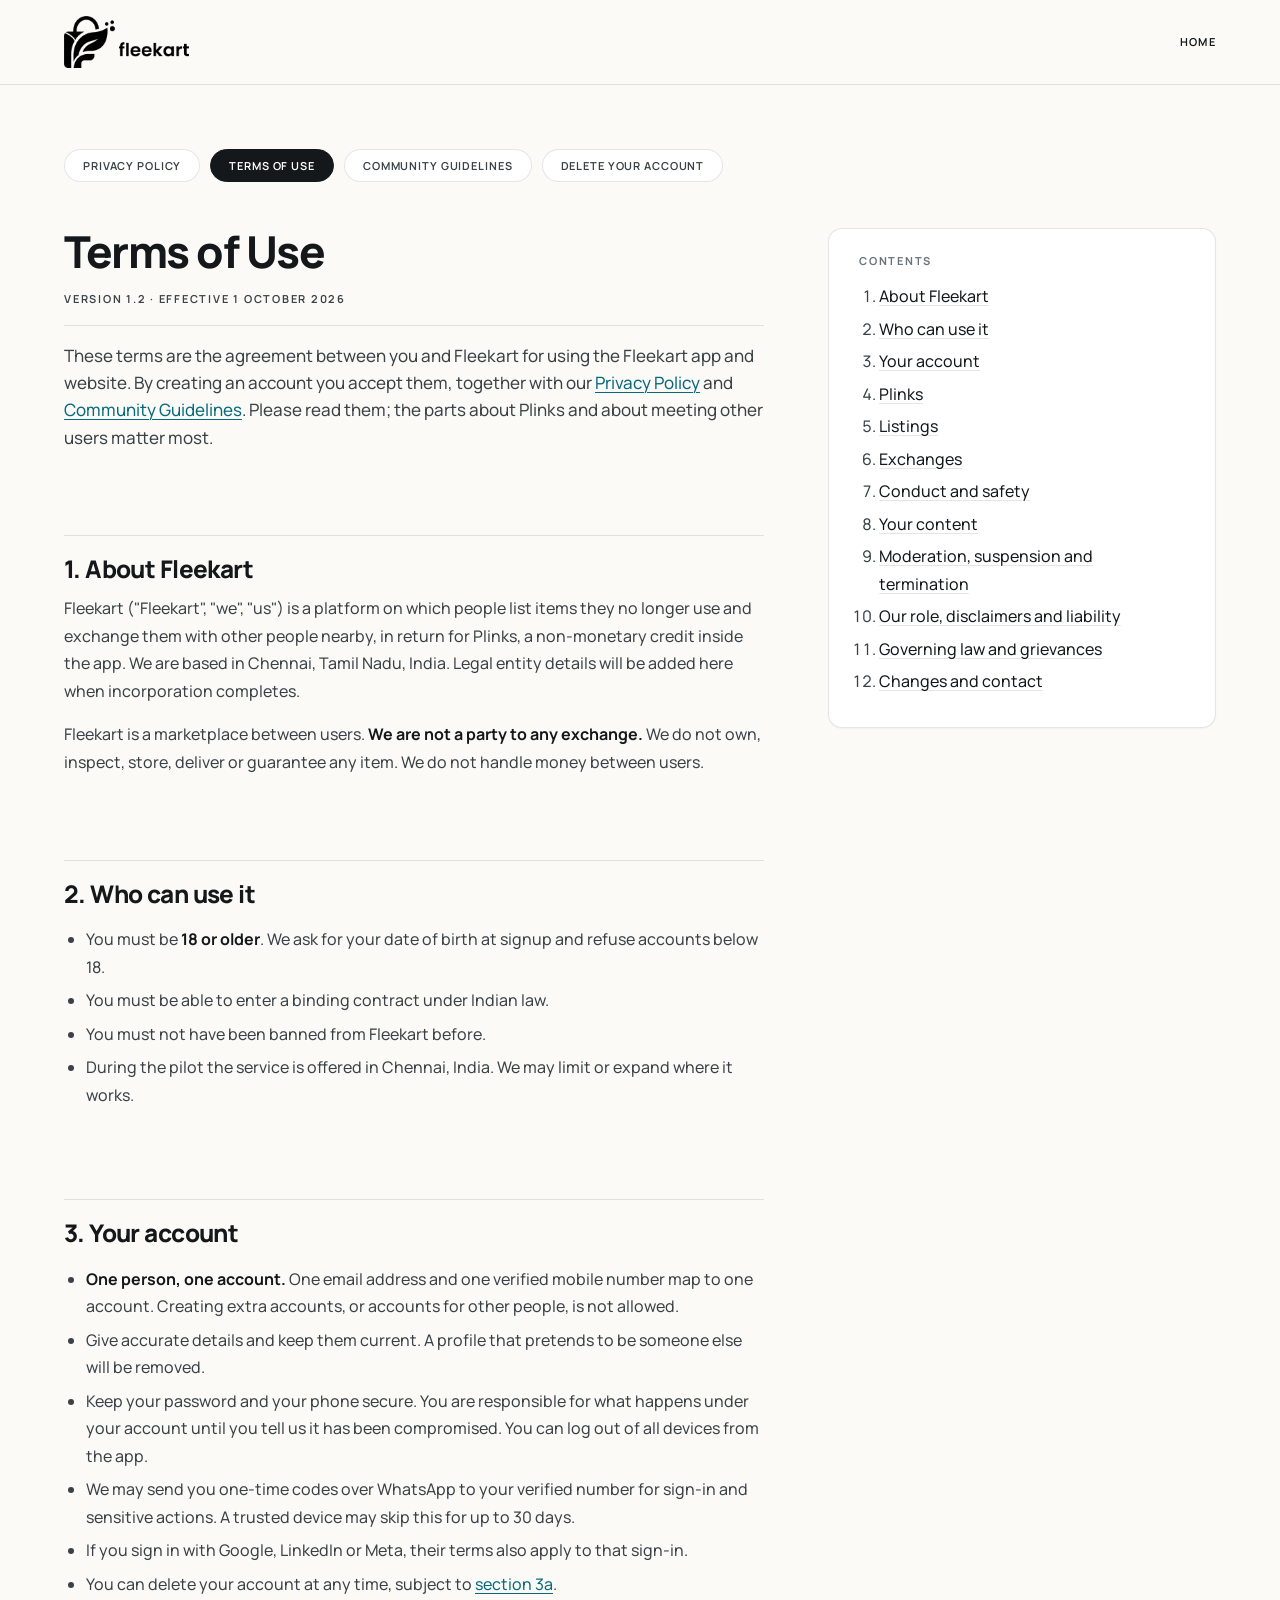
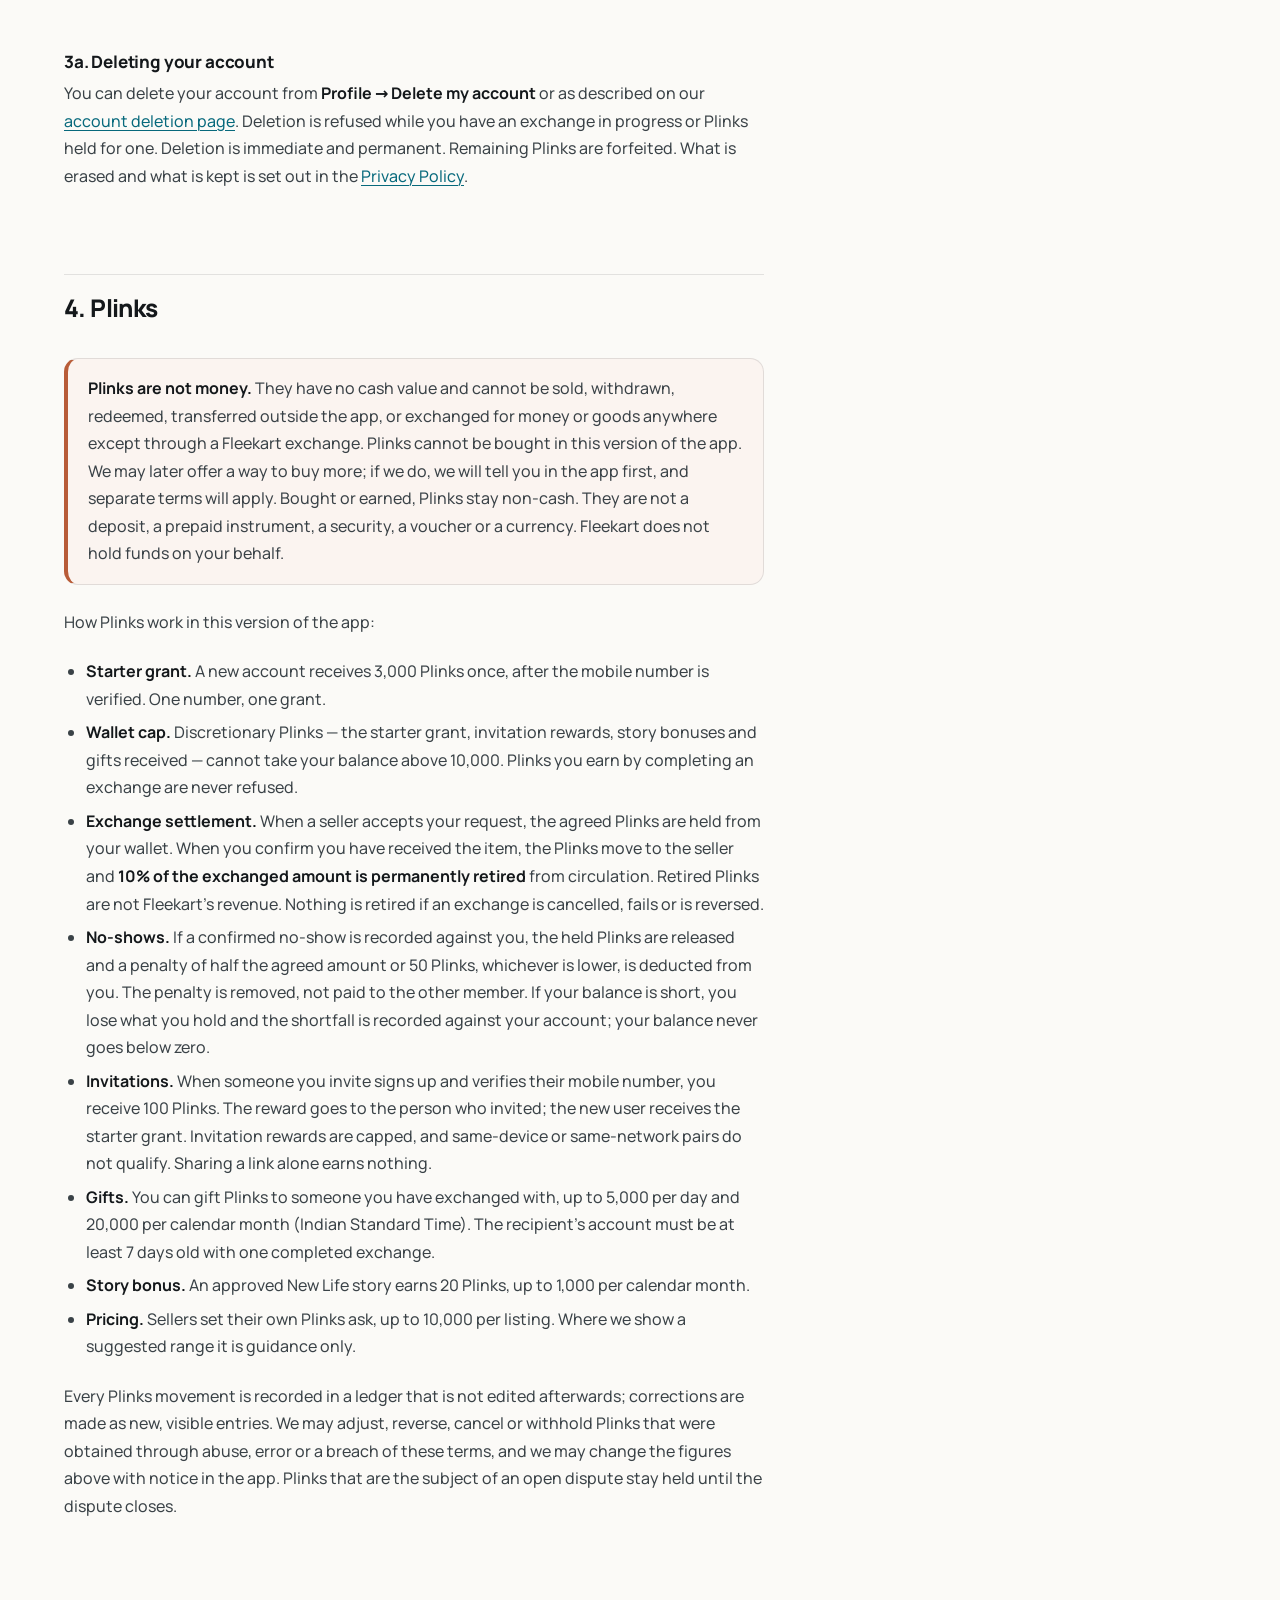
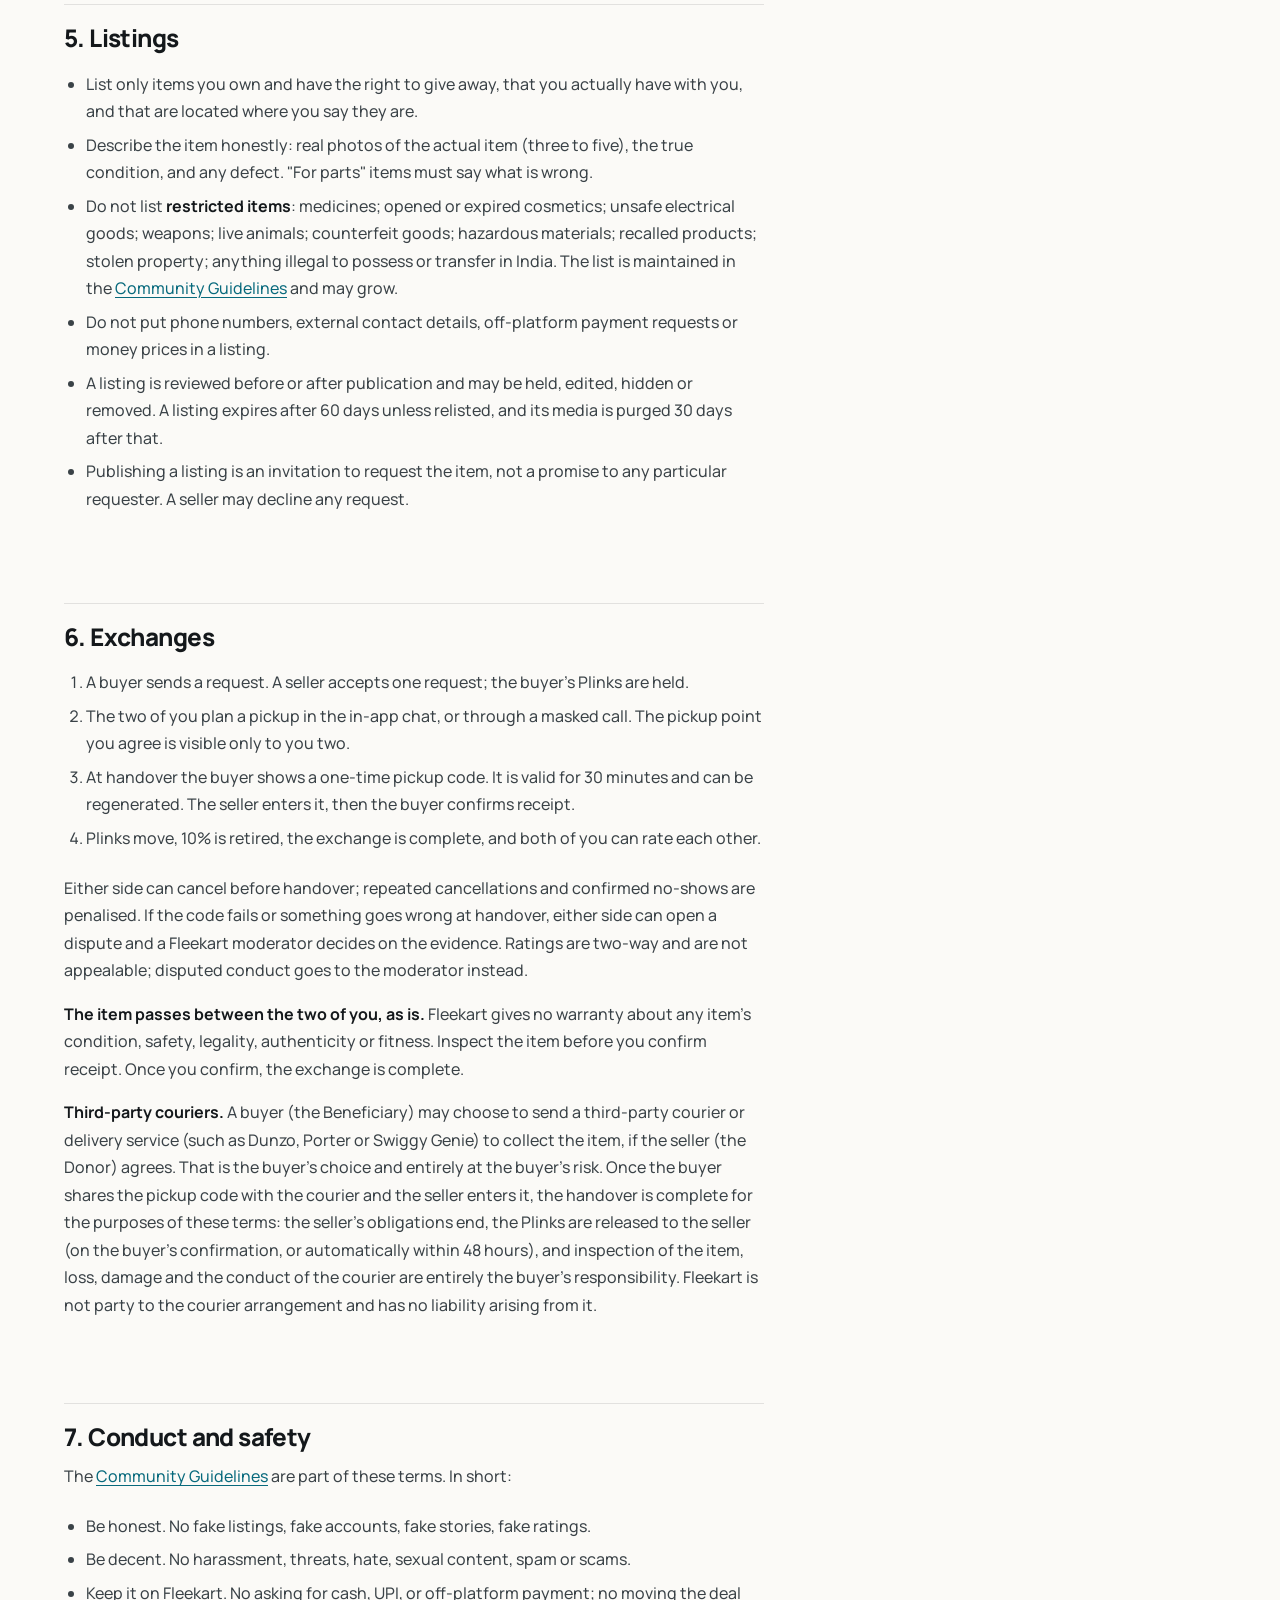
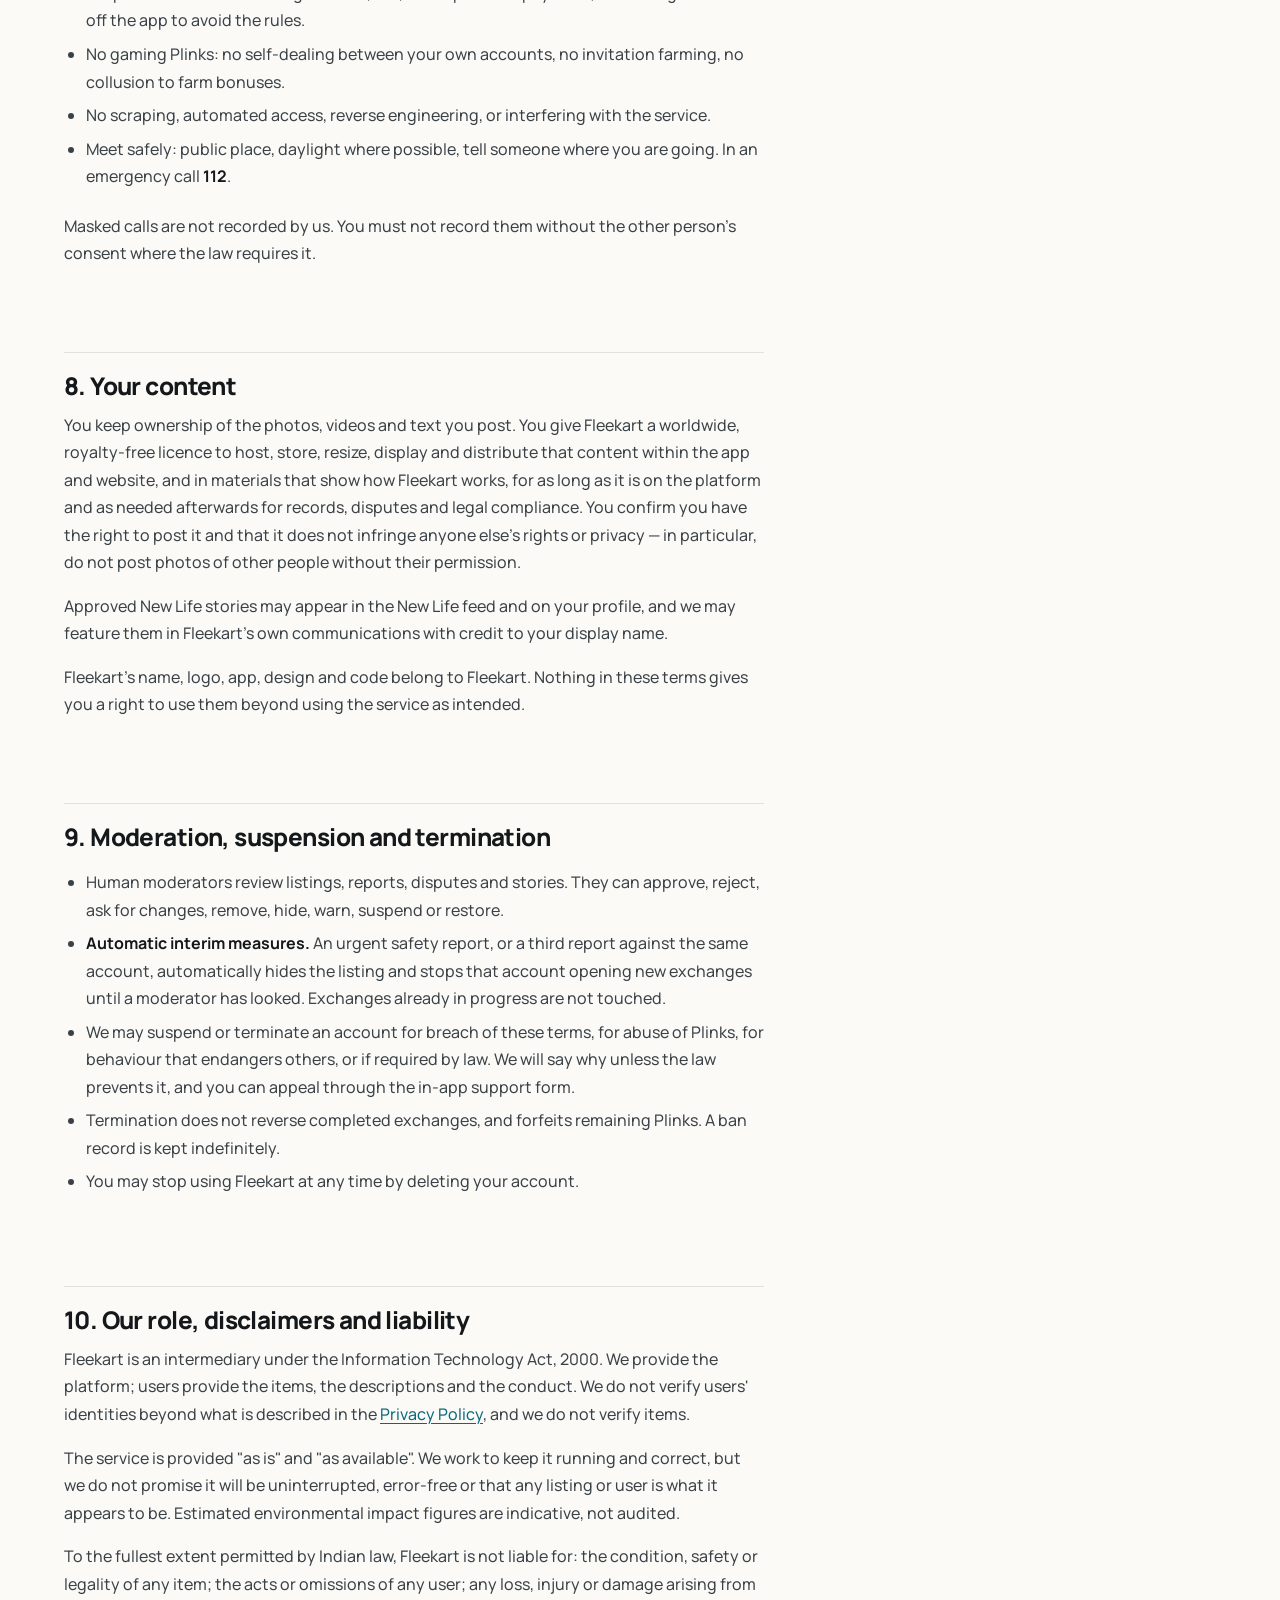
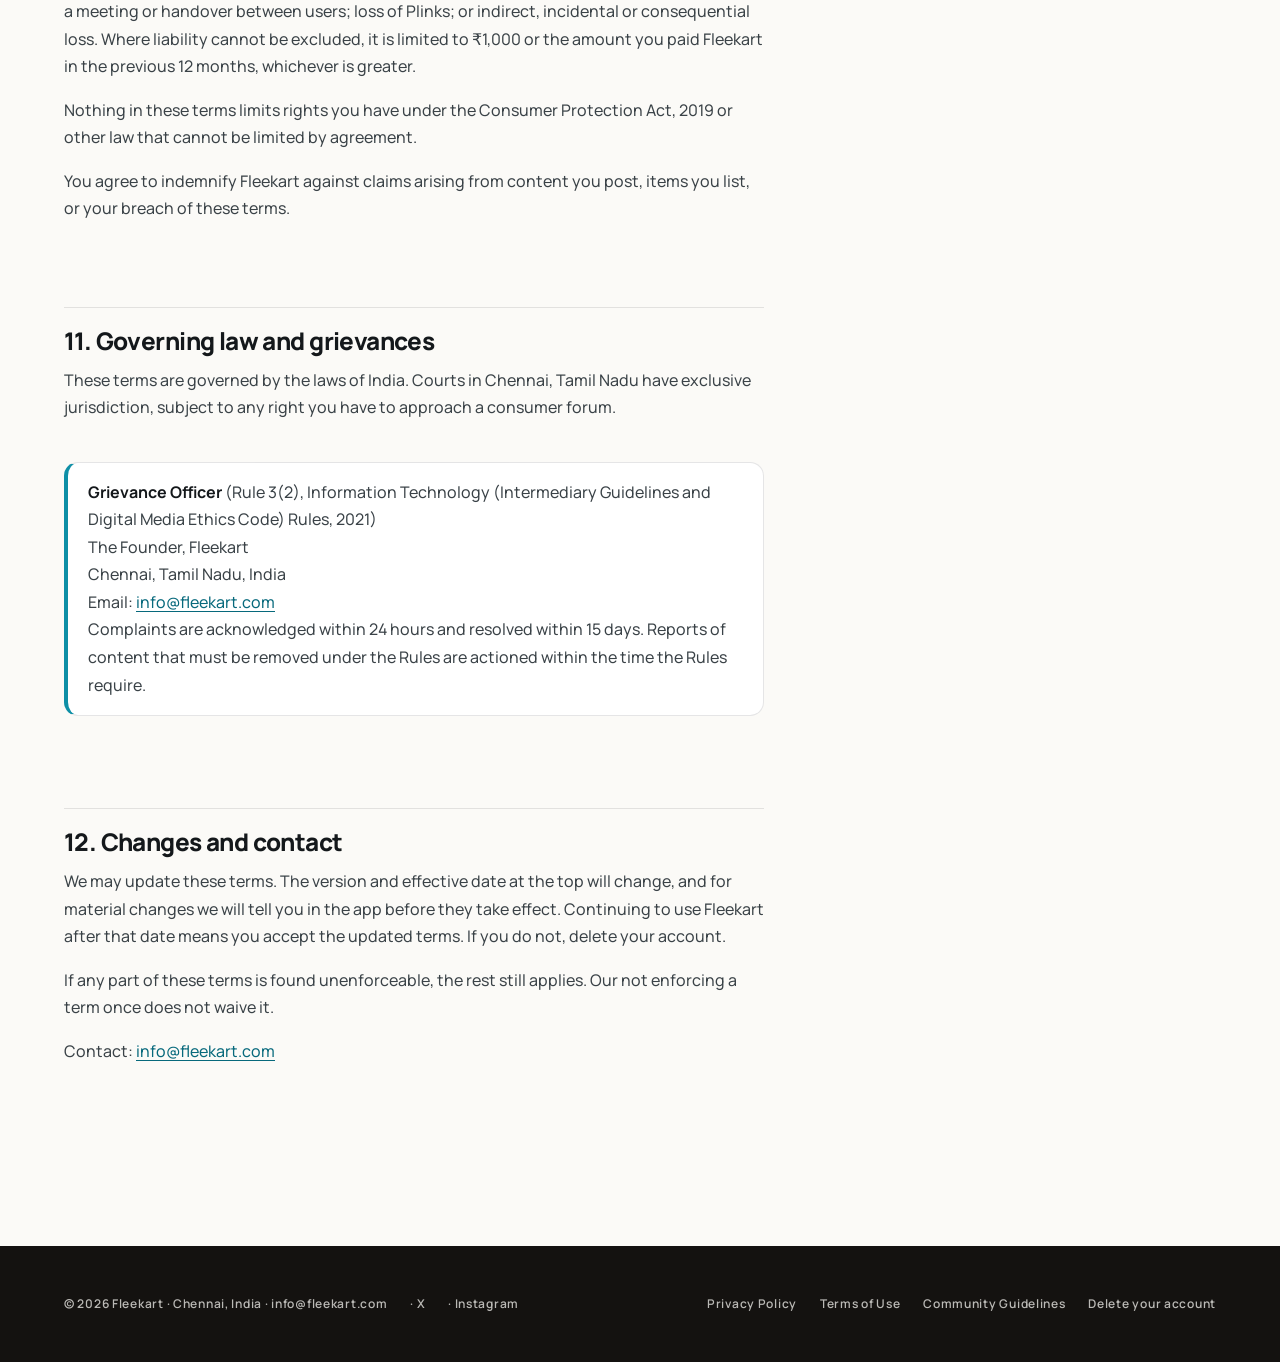
<file: terms/index.html>
<!DOCTYPE html>
<html lang="en-IN">
<head>
<meta charset="utf-8">
<meta name="viewport" content="width=device-width, initial-scale=1">
<title>Terms of Use — Fleekart</title>
<meta name="description" content="The rules for using the Fleekart app, listings, exchanges and Plinks.">
<link rel="icon" type="image/png" sizes="32x32" href="../assets/favicon-32.png">
<link rel="icon" type="image/png" sizes="192x192" href="../assets/icon-192.png">
<link rel="apple-touch-icon" href="../assets/apple-touch-icon.png">
<meta property="og:image" content="https://fleekart.com/assets/og.png">
<link rel="stylesheet" href="../assets/style.css">
</head>
<body>
<a class="skip" href="#main">Skip to content</a>
<header class="site-header">
  <div class="bar">
    <a class="wordmark" href="../"><img src="../assets/img/fk-logo.webp" alt="Fleekart" width="96" height="40" decoding="async"></a>
    <nav class="site-nav" aria-label="Site">
      <a class="home" href="../">Home</a>
      <a href="../privacy/">Privacy</a>
      <a href="../terms/" aria-current="page">Terms</a>
      <a href="../community-guidelines/">Community</a>
      <a href="../delete-account/">Delete account</a>
    </nav>
  </div>
</header>

<main id="main" class="page">
  <nav class="legal-nav" aria-label="Legal documents">
    <a href="../privacy/">Privacy Policy</a>
    <a href="../terms/" aria-current="page">Terms of Use</a>
    <a href="../community-guidelines/">Community Guidelines</a>
    <a href="../delete-account/">Delete your account</a>
  </nav>

  <h1>Terms of Use</h1>
  <p class="meta">Version 1.2 · Effective 1 October 2026</p>

  <p class="lead">These terms are the agreement between you and Fleekart for using the Fleekart app and website. By creating an account you accept them, together with our <a href="../privacy/">Privacy Policy</a> and <a href="../community-guidelines/">Community Guidelines</a>. Please read them; the parts about Plinks and about meeting other users matter most.</p>

  <div class="toc">
    <strong>Contents</strong>
    <ol>
      <li><a href="#about">About Fleekart</a></li>
      <li><a href="#eligibility">Who can use it</a></li>
      <li><a href="#account">Your account</a></li>
      <li><a href="#plinks">Plinks</a></li>
      <li><a href="#listings">Listings</a></li>
      <li><a href="#exchanges">Exchanges</a></li>
      <li><a href="#conduct">Conduct and safety</a></li>
      <li><a href="#content">Your content</a></li>
      <li><a href="#moderation">Moderation, suspension and termination</a></li>
      <li><a href="#liability">Our role, disclaimers and liability</a></li>
      <li><a href="#law">Governing law and grievances</a></li>
      <li><a href="#changes">Changes and contact</a></li>
    </ol>
  </div>

  <h2 id="about">1. About Fleekart</h2>
  <p>Fleekart ("Fleekart", "we", "us") is a platform on which people list items they no longer use and exchange them with other people nearby, in return for Plinks, a non-monetary credit inside the app. We are based in Chennai, Tamil Nadu, India. Legal entity details will be added here when incorporation completes.</p>
  <p>Fleekart is a marketplace between users. <strong>We are not a party to any exchange.</strong> We do not own, inspect, store, deliver or guarantee any item. We do not handle money between users.</p>

  <h2 id="eligibility">2. Who can use it</h2>
  <ul>
    <li>You must be <strong>18 or older</strong>. We ask for your date of birth at signup and refuse accounts below 18.</li>
    <li>You must be able to enter a binding contract under Indian law.</li>
    <li>You must not have been banned from Fleekart before.</li>
    <li>During the pilot the service is offered in Chennai, India. We may limit or expand where it works.</li>
  </ul>

  <h2 id="account">3. Your account</h2>
  <ul>
    <li><strong>One person, one account.</strong> One email address and one verified mobile number map to one account. Creating extra accounts, or accounts for other people, is not allowed.</li>
    <li>Give accurate details and keep them current. A profile that pretends to be someone else will be removed.</li>
    <li>Keep your password and your phone secure. You are responsible for what happens under your account until you tell us it has been compromised. You can log out of all devices from the app.</li>
    <li>We may send you one-time codes over WhatsApp to your verified number for sign-in and sensitive actions. A trusted device may skip this for up to 30 days.</li>
    <li>If you sign in with Google, LinkedIn or Meta, their terms also apply to that sign-in.</li>
    <li>You can delete your account at any time, subject to <a href="#deletion">section 3a</a>.</li>
  </ul>
  <h3 id="deletion">3a. Deleting your account</h3>
  <p>You can delete your account from <strong>Profile → Delete my account</strong> or as described on our <a href="../delete-account/">account deletion page</a>. Deletion is refused while you have an exchange in progress or Plinks held for one. Deletion is immediate and permanent. Remaining Plinks are forfeited. What is erased and what is kept is set out in the <a href="../privacy/#deletion">Privacy Policy</a>.</p>

  <h2 id="plinks">4. Plinks</h2>
  <div class="callout warn">
    <p><strong>Plinks are not money.</strong> They have no cash value and cannot be sold, withdrawn, redeemed, transferred outside the app, or exchanged for money or goods anywhere except through a Fleekart exchange. Plinks cannot be bought in this version of the app. We may later offer a way to buy more; if we do, we will tell you in the app first, and separate terms will apply. Bought or earned, Plinks stay non-cash. They are not a deposit, a prepaid instrument, a security, a voucher or a currency. Fleekart does not hold funds on your behalf.</p>
  </div>
  <p>How Plinks work in this version of the app:</p>
  <ul>
    <li><strong>Starter grant.</strong> A new account receives 3,000 Plinks once, after the mobile number is verified. One number, one grant.</li>
    <li><strong>Wallet cap.</strong> Discretionary Plinks — the starter grant, invitation rewards, story bonuses and gifts received — cannot take your balance above 10,000. Plinks you earn by completing an exchange are never refused.</li>
    <li><strong>Exchange settlement.</strong> When a seller accepts your request, the agreed Plinks are held from your wallet. When you confirm you have received the item, the Plinks move to the seller and <strong>10% of the exchanged amount is permanently retired</strong> from circulation. Retired Plinks are not Fleekart's revenue. Nothing is retired if an exchange is cancelled, fails or is reversed.</li>
    <li><strong>No-shows.</strong> If a confirmed no-show is recorded against you, the held Plinks are released and a penalty of half the agreed amount or 50 Plinks, whichever is lower, is deducted from you. The penalty is removed, not paid to the other member. If your balance is short, you lose what you hold and the shortfall is recorded against your account; your balance never goes below zero.</li>
    <li><strong>Invitations.</strong> When someone you invite signs up and verifies their mobile number, you receive 100 Plinks. The reward goes to the person who invited; the new user receives the starter grant. Invitation rewards are capped, and same-device or same-network pairs do not qualify. Sharing a link alone earns nothing.</li>
    <li><strong>Gifts.</strong> You can gift Plinks to someone you have exchanged with, up to 5,000 per day and 20,000 per calendar month (Indian Standard Time). The recipient's account must be at least 7 days old with one completed exchange.</li>
    <li><strong>Story bonus.</strong> An approved New Life story earns 20 Plinks, up to 1,000 per calendar month.</li>
    <li><strong>Pricing.</strong> Sellers set their own Plinks ask, up to 10,000 per listing. Where we show a suggested range it is guidance only.</li>
  </ul>
  <p>Every Plinks movement is recorded in a ledger that is not edited afterwards; corrections are made as new, visible entries. We may adjust, reverse, cancel or withhold Plinks that were obtained through abuse, error or a breach of these terms, and we may change the figures above with notice in the app. Plinks that are the subject of an open dispute stay held until the dispute closes.</p>

  <h2 id="listings">5. Listings</h2>
  <ul>
    <li>List only items you own and have the right to give away, that you actually have with you, and that are located where you say they are.</li>
    <li>Describe the item honestly: real photos of the actual item (three to five), the true condition, and any defect. "For parts" items must say what is wrong.</li>
    <li>Do not list <strong>restricted items</strong>: medicines; opened or expired cosmetics; unsafe electrical goods; weapons; live animals; counterfeit goods; hazardous materials; recalled products; stolen property; anything illegal to possess or transfer in India. The list is maintained in the <a href="../community-guidelines/#restricted">Community Guidelines</a> and may grow.</li>
    <li>Do not put phone numbers, external contact details, off-platform payment requests or money prices in a listing.</li>
    <li>A listing is reviewed before or after publication and may be held, edited, hidden or removed. A listing expires after 60 days unless relisted, and its media is purged 30 days after that.</li>
    <li>Publishing a listing is an invitation to request the item, not a promise to any particular requester. A seller may decline any request.</li>
  </ul>

  <h2 id="exchanges">6. Exchanges</h2>
  <ol>
    <li>A buyer sends a request. A seller accepts one request; the buyer's Plinks are held.</li>
    <li>The two of you plan a pickup in the in-app chat, or through a masked call. The pickup point you agree is visible only to you two.</li>
    <li>At handover the buyer shows a one-time pickup code. It is valid for 30 minutes and can be regenerated. The seller enters it, then the buyer confirms receipt.</li>
    <li>Plinks move, 10% is retired, the exchange is complete, and both of you can rate each other.</li>
  </ol>
  <p>Either side can cancel before handover; repeated cancellations and confirmed no-shows are penalised. If the code fails or something goes wrong at handover, either side can open a dispute and a Fleekart moderator decides on the evidence. Ratings are two-way and are not appealable; disputed conduct goes to the moderator instead.</p>
  <p><strong>The item passes between the two of you, as is.</strong> Fleekart gives no warranty about any item's condition, safety, legality, authenticity or fitness. Inspect the item before you confirm receipt. Once you confirm, the exchange is complete.</p>
  <p><strong>Third-party couriers.</strong> A buyer (the Beneficiary) may choose to send a third-party courier or delivery service (such as Dunzo, Porter or Swiggy Genie) to collect the item, if the seller (the Donor) agrees. That is the buyer's choice and entirely at the buyer's risk. Once the buyer shares the pickup code with the courier and the seller enters it, the handover is complete for the purposes of these terms: the seller's obligations end, the Plinks are released to the seller (on the buyer's confirmation, or automatically within 48 hours), and inspection of the item, loss, damage and the conduct of the courier are entirely the buyer's responsibility. Fleekart is not party to the courier arrangement and has no liability arising from it.</p>

  <h2 id="conduct">7. Conduct and safety</h2>
  <p>The <a href="../community-guidelines/">Community Guidelines</a> are part of these terms. In short:</p>
  <ul>
    <li>Be honest. No fake listings, fake accounts, fake stories, fake ratings.</li>
    <li>Be decent. No harassment, threats, hate, sexual content, spam or scams.</li>
    <li>Keep it on Fleekart. No asking for cash, UPI, or off-platform payment; no moving the deal off the app to avoid the rules.</li>
    <li>No gaming Plinks: no self-dealing between your own accounts, no invitation farming, no collusion to farm bonuses.</li>
    <li>No scraping, automated access, reverse engineering, or interfering with the service.</li>
    <li>Meet safely: public place, daylight where possible, tell someone where you are going. In an emergency call <strong>112</strong>.</li>
  </ul>
  <p>Masked calls are not recorded by us. You must not record them without the other person's consent where the law requires it.</p>

  <h2 id="content">8. Your content</h2>
  <p>You keep ownership of the photos, videos and text you post. You give Fleekart a worldwide, royalty-free licence to host, store, resize, display and distribute that content within the app and website, and in materials that show how Fleekart works, for as long as it is on the platform and as needed afterwards for records, disputes and legal compliance. You confirm you have the right to post it and that it does not infringe anyone else's rights or privacy — in particular, do not post photos of other people without their permission.</p>
  <p>Approved New Life stories may appear in the New Life feed and on your profile, and we may feature them in Fleekart's own communications with credit to your display name.</p>
  <p>Fleekart's name, logo, app, design and code belong to Fleekart. Nothing in these terms gives you a right to use them beyond using the service as intended.</p>

  <h2 id="moderation">9. Moderation, suspension and termination</h2>
  <ul>
    <li>Human moderators review listings, reports, disputes and stories. They can approve, reject, ask for changes, remove, hide, warn, suspend or restore.</li>
    <li><strong>Automatic interim measures.</strong> An urgent safety report, or a third report against the same account, automatically hides the listing and stops that account opening new exchanges until a moderator has looked. Exchanges already in progress are not touched.</li>
    <li>We may suspend or terminate an account for breach of these terms, for abuse of Plinks, for behaviour that endangers others, or if required by law. We will say why unless the law prevents it, and you can appeal through the in-app support form.</li>
    <li>Termination does not reverse completed exchanges, and forfeits remaining Plinks. A ban record is kept indefinitely.</li>
    <li>You may stop using Fleekart at any time by deleting your account.</li>
  </ul>

  <h2 id="liability">10. Our role, disclaimers and liability</h2>
  <p>Fleekart is an intermediary under the Information Technology Act, 2000. We provide the platform; users provide the items, the descriptions and the conduct. We do not verify users' identities beyond what is described in the <a href="../privacy/">Privacy Policy</a>, and we do not verify items.</p>
  <p>The service is provided "as is" and "as available". We work to keep it running and correct, but we do not promise it will be uninterrupted, error-free or that any listing or user is what it appears to be. Estimated environmental impact figures are indicative, not audited.</p>
  <p>To the fullest extent permitted by Indian law, Fleekart is not liable for: the condition, safety or legality of any item; the acts or omissions of any user; any loss, injury or damage arising from a meeting or handover between users; loss of Plinks; or indirect, incidental or consequential loss. Where liability cannot be excluded, it is limited to ₹1,000 or the amount you paid Fleekart in the previous 12 months, whichever is greater.</p>
  <p>Nothing in these terms limits rights you have under the Consumer Protection Act, 2019 or other law that cannot be limited by agreement.</p>
  <p>You agree to indemnify Fleekart against claims arising from content you post, items you list, or your breach of these terms.</p>

  <h2 id="law">11. Governing law and grievances</h2>
  <p>These terms are governed by the laws of India. Courts in Chennai, Tamil Nadu have exclusive jurisdiction, subject to any right you have to approach a consumer forum.</p>
  <div class="callout">
    <p><strong>Grievance Officer</strong> (Rule 3(2), Information Technology (Intermediary Guidelines and Digital Media Ethics Code) Rules, 2021)<br>
    The Founder, Fleekart<br>
    Chennai, Tamil Nadu, India<br>
    Email: <a href="mailto:info@fleekart.com">info@fleekart.com</a><br>
    Complaints are acknowledged within 24 hours and resolved within 15 days. Reports of content that must be removed under the Rules are actioned within the time the Rules require.</p>
  </div>

  <h2 id="changes">12. Changes and contact</h2>
  <p>We may update these terms. The version and effective date at the top will change, and for material changes we will tell you in the app before they take effect. Continuing to use Fleekart after that date means you accept the updated terms. If you do not, delete your account.</p>
  <p>If any part of these terms is found unenforceable, the rest still applies. Our not enforcing a term once does not waive it.</p>
  <p>Contact: <a href="mailto:info@fleekart.com">info@fleekart.com</a></p>
</main>

<footer class="site-footer">
  <div class="bar">
    <div>© 2026 Fleekart · Chennai, India · <a href="mailto:info@fleekart.com">info@fleekart.com</a> · <a href="https://x.com/First_Fleekart" target="_blank" rel="noopener">X</a> · <a href="https://www.instagram.com/first_fleekart/" target="_blank" rel="noopener">Instagram</a></div>
    <div>
      <a href="../privacy/">Privacy Policy</a>
      <a href="../terms/">Terms of Use</a>
      <a href="../community-guidelines/">Community Guidelines</a>
      <a href="../delete-account/">Delete your account</a>
    </div>
  </div>
</footer>
</body>
</html>
</file>
<file: assets/v2.css>
/* ═══════════════════════════════════════════════════════════════
   FLEEKART — landing
   Tokens → Base → Type → Ink illustration → Nav → Sections → Responsive
   Single family: Manrope (variable, self-hosted, latin subset).
   ═══════════════════════════════════════════════════════════════ */

@font-face{
  font-family:'Manrope';
  src:url(/assets/Manrope.woff2) format('woff2-variations');
  font-weight:200 800; font-style:normal; font-display:swap;
  unicode-range:U+0000-00FF,U+0131,U+0152-0153,U+02BB-02BC,U+02C6,U+02DA,U+02DC,U+0304,U+0308,U+0329,U+2000-206F,U+20AC,U+2122,U+2191,U+2193,U+2212,U+2215,U+FEFF,U+FFFD;
}

:root{
  /* Paper & ink — warm neutral base */
  --paper:    #FBFAF7;
  --paper-2:  #F3F0E9;
  --paper-3:  #EDE8DE;
  --card:     #FFFFFF;
  --ink:      #14181B;
  --ink-2:    #3A4247;
  --ink-3:    #6A737A;   /* 4.7:1 on --paper */
  --ink-3-deep:#5E676E;   /* 5.1:1 on --paper-2 and the tints; --ink-3 is only 4.25 there */
  --line:     rgba(20,24,27,.11);
  --line-2:   rgba(20,24,27,.055);

  /* Brand — taken from the Fleekart mark */
  --teal:      #0E8FA6;   /* Donor · links · interaction */
  --teal-deep: #07697C;   /* 4.9:1 on --paper */
  --teal-tint: #E4F2F5;
  --teal-line: rgba(14,143,166,.30);

  --green:     #2E9E4F;   /* Plinks, and only Plinks */
  --green-deep:#1D7A38;   /* 4.6:1 on --paper */
  --green-tint:#E8F4EA;

  --clay:      #B85C38;   /* Beneficiary */
  --clay-deep: #9A4728;
  --clay-tint: #F6EBE5;

  --sand:      #E9E0D1;   /* illustration wash */

  --sans:'Manrope',ui-sans-serif,-apple-system,'Segoe UI',Roboto,Helvetica,Arial,sans-serif;

  --gutter: clamp(20px,5vw,72px);
  --maxw: 1520px;   /* 23 Sep (founder): was 1288 - left ~260px empty each side on a 1800px screen */
  --sec-y: clamp(84px,9vw,136px);
  --r: 14px;

  --ease:   cubic-bezier(.22,1,.36,1);
  --ease-io:cubic-bezier(.65,0,.35,1);
  --nav-h: 76px;
}

*,*::before,*::after{ box-sizing:border-box; }
html{ -webkit-text-size-adjust:100%; scroll-behavior:smooth; }
@media (prefers-reduced-motion:reduce){ html{ scroll-behavior:auto; } }

body{
  margin:0; background:var(--paper); color:var(--ink);
  font-family:var(--sans); font-weight:450;
  font-size:clamp(15.5px,1.02vw,17px); line-height:1.62;
  font-feature-settings:"ss01","cv11";
  -webkit-font-smoothing:antialiased; text-rendering:optimizeLegibility;
  overflow-x:hidden;
}
img,svg,video{ display:block; max-width:100%; }
a{ color:inherit; text-decoration:none; }
button{ font:inherit; color:inherit; background:none; border:0; cursor:pointer; }
::selection{ background:var(--teal); color:#fff; }
:focus-visible{ outline:2.5px solid var(--teal); outline-offset:3px; border-radius:4px; }

/* paper grain — one cheap tiled SVG, no repaint cost */
body::before{
  content:''; position:fixed; inset:0; z-index:9999; pointer-events:none;
  opacity:.5; mix-blend-mode:multiply;
  background-image:url("data:image/svg+xml,%3Csvg xmlns='http://www.w3.org/2000/svg' width='180' height='180'%3E%3Cfilter id='n'%3E%3CfeTurbulence type='fractalNoise' baseFrequency='.82' numOctaves='3' stitchTiles='stitch'/%3E%3CfeColorMatrix type='saturate' values='0'/%3E%3C/filter%3E%3Crect width='180' height='180' filter='url(%23n)' opacity='.055'/%3E%3C/svg%3E");
}

.wrap{ width:100%; max-width:var(--maxw); margin-inline:auto; padding-inline:var(--gutter); }
.sec{ position:relative; padding-block:var(--sec-y); }
.vh{ position:absolute!important; width:1px;height:1px;padding:0;margin:-1px;overflow:hidden;clip:rect(0 0 0 0);white-space:nowrap;border:0; }
.skip{ position:fixed; top:-120px; left:16px; z-index:1000; background:var(--ink); color:#fff;
  padding:12px 18px; border-radius:8px; font-weight:650; font-size:13px; letter-spacing:.02em; transition:top .2s; }
.skip:focus{ top:16px; }

/* ── Type ───────────────────────────────────────────────────── */
h1,h2,h3,h4{ margin:0; font-weight:780; letter-spacing:-.033em; line-height:1.03; text-wrap:balance; }
p{ margin:0; }
.eyebrow{
  font-size:11.5px; font-weight:680; letter-spacing:.15em; text-transform:uppercase;
  color:var(--ink-3); display:flex; align-items:center; gap:10px;
}
.eyebrow::before{ content:''; width:22px; height:1px; background:currentColor; opacity:.55; flex:none; }
.eyebrow.plain::before{ display:none; }
.d1{ font-size:clamp(40px,4.65vw,68px); }
.d2{ font-size:clamp(34px,4.05vw,58px); letter-spacing:-.032em; }
.d3{ font-size:clamp(23px,2.05vw,30px); letter-spacing:-.024em; line-height:1.15; }
.lead{ font-size:clamp(17px,1.28vw,20px); line-height:1.55; color:var(--ink-2); font-weight:450; letter-spacing:-.008em; text-wrap:pretty; }
.body{ color:var(--ink-2); text-wrap:pretty; }
.muted{ color:var(--ink-3); }
.num{ font-variant-numeric:tabular-nums; }

/* ── Buttons & links ────────────────────────────────────────── */
.btn{
  --bg:var(--ink); --fg:#fff;
  position:relative; display:inline-flex; align-items:center; gap:10px;
  padding:15px 24px; border-radius:11px; background:var(--bg); color:var(--fg);
  font-weight:640; font-size:15px; letter-spacing:-.008em; white-space:nowrap;
  transition:transform .34s var(--ease), box-shadow .34s var(--ease), background .2s;
  box-shadow:0 1px 2px rgba(20,24,27,.16), 0 6px 18px -8px rgba(20,24,27,.34);
  will-change:transform;
}
.btn:hover{ transform:translateY(-2px); box-shadow:0 2px 4px rgba(20,24,27,.18), 0 14px 30px -12px rgba(20,24,27,.42); }
.btn:active{ transform:translateY(0); transition-duration:.09s; }
.btn .ar{ transition:transform .34s var(--ease); }
.btn:hover .ar{ transform:translateX(4px); }
.btn--ghost{ --bg:transparent; --fg:var(--ink); box-shadow:inset 0 0 0 1.4px var(--line); }
.btn--ghost:hover{ --bg:rgba(20,24,27,.035); box-shadow:inset 0 0 0 1.4px rgba(20,24,27,.24); }
.btn--teal{ --bg:var(--teal-deep); }
.btn--sm{ padding:10px 17px; font-size:13.5px; border-radius:9px; }
.btn[aria-disabled="true"]{
  --bg:transparent; --fg:var(--ink-3); cursor:default; box-shadow:inset 0 0 0 1.4px var(--line-2);
}
.btn[aria-disabled="true"]:hover{ transform:none; box-shadow:inset 0 0 0 1.4px var(--line-2); }

.tlink{ position:relative; display:inline-flex; align-items:center; gap:7px; font-weight:600; color:var(--teal-deep); }
.tlink::after{ content:''; position:absolute; left:0; right:0; bottom:-3px; height:1.4px; background:currentColor;
  transform:scaleX(0); transform-origin:right; transition:transform .4s var(--ease); }
.tlink:hover::after{ transform:scaleX(1); transform-origin:left; }
.tlink .ar{ transition:transform .35s var(--ease); }
.tlink:hover .ar{ transform:translateX(3px); }

/* ── Ink illustration system ────────────────────────────────── */
.ink{ --sw:2.1; }
.ink [data-ink]{ fill:none; stroke:var(--ink); stroke-width:var(--sw); stroke-linecap:round; stroke-linejoin:round; }
.ink [data-ink="thin"]{ stroke-width:calc(var(--sw) * .62); }
.ink [data-ink="hair"]{ stroke-width:calc(var(--sw) * .46); opacity:.5; }
.ink .wash{ stroke:none; }
.hand-drawn{ filter:url(#fkInk); }
@media (prefers-reduced-motion:reduce){ .hand-drawn{ filter:none; } }

/* ── Chapter rule ───────────────────────────────────────────── */
.hr{ height:1px; background:var(--line); border:0; margin:0; }
.sec-head{ display:grid; gap:20px; max-width:720px; }
.sec-head.wide{ max-width:900px; }

/* ── Navigation ─────────────────────────────────────────────── */
.nav{
  position:fixed; inset:0 0 auto 0; z-index:120; height:var(--nav-h);
  display:flex; align-items:center;
  transition:height .38s var(--ease), background .38s var(--ease), box-shadow .38s var(--ease);
  background:transparent;
}
.nav__in{ width:100%; max-width:var(--maxw); margin-inline:auto; padding-inline:var(--gutter);
  display:flex; align-items:center; gap:clamp(18px,2.4vw,38px); }
.nav__logo{ flex:none; display:block; }
.nav__logo img{ height:52px; width:auto; transition:height .38s var(--ease); }
.nav__links{ display:flex; align-items:center; gap:clamp(14px,1.75vw,27px); margin-left:auto; }
.nav__links a{
  position:relative; font-size:12.4px; font-weight:620; letter-spacing:.075em; text-transform:uppercase;
  color:var(--ink-2); padding:6px 0; transition:color .22s;
}
.nav__links a::after{
  content:''; position:absolute; left:0; right:0; bottom:1px; height:1.5px; background:var(--teal);
  transform:scaleX(0); transform-origin:right; transition:transform .38s var(--ease);
}
.nav__links a:hover{ color:var(--ink); }
.nav__links a:hover::after,.nav__links a[aria-current="true"]::after{ transform:scaleX(1); transform-origin:left; }
.nav__cta{ margin-left:clamp(8px,1.4vw,20px); }
.nav.is-stuck{ height:60px; background:rgba(251,250,247,.78); backdrop-filter:saturate(1.6) blur(14px);
  -webkit-backdrop-filter:saturate(1.6) blur(14px); box-shadow:0 1px 0 var(--line-2), 0 8px 26px -22px rgba(20,24,27,.6); }
.nav.is-stuck .nav__logo img{ height:42px; }
.burger{ display:none; }

/* mobile menu */
.mnav{
  position:fixed; inset:0; z-index:119; background:var(--paper);
  padding:calc(var(--nav-h) + 22px) var(--gutter) 40px;
  display:flex; flex-direction:column; gap:6px;
  clip-path:inset(0 0 100% 0); transition:clip-path .55s var(--ease);
  overscroll-behavior:contain;
}
.mnav.is-open{ clip-path:inset(0 0 0 0); }
.mnav a{ font-size:clamp(27px,7.4vw,38px); font-weight:740; letter-spacing:-.032em; padding:11px 0;
  border-bottom:1px solid var(--line-2); display:flex; justify-content:space-between; align-items:baseline; }
.mnav a span{ font-size:11px; font-weight:600; letter-spacing:.14em; color:var(--ink-3); }
.mnav .btn{ margin-top:26px; justify-content:center; }

/* ═══ HERO ═══════════════════════════════════════════════════ */
.hero{ position:relative; padding-top:calc(var(--nav-h) + clamp(18px,4vw,52px)); padding-bottom:clamp(40px,5vw,72px);
  min-height:100svh; display:grid; align-content:center; }
/* 23 Sep (founder): the hero sits on the same container as the nav and About, so every left edge lines up */
.hero__grid{ display:grid; grid-template-columns:minmax(0,640px) minmax(0,1fr); gap:clamp(24px,3.4vw,58px); align-items:center; }
.hero__copy{ display:grid; gap:clamp(18px,1.9vw,25px); max-width:640px; }
.hero h1{ letter-spacing:-.038em; }
.hero h1 .ln{ display:block; overflow:hidden; padding-bottom:.1em; margin-bottom:-.1em; }
.hero h1 .ln > span{ display:block; }
.hero h1 em{ font-style:normal; color:var(--teal-deep); }
.hero__cta{ display:flex; flex-wrap:wrap; gap:12px; align-items:center; }
.hero__note{ display:flex; align-items:center; gap:10px; font-size:13.2px; color:var(--ink-3); font-weight:500; }
.hero__note b{ color:var(--ink-2); font-weight:650; }
.dot{ width:5px; height:5px; border-radius:50%; background:var(--green); flex:none; }

.stage{ position:relative; }
.stage svg{ width:100%; height:auto; }
.tag{ font-size:10.5px; font-weight:680; letter-spacing:.13em; text-transform:uppercase; }

/* ═══ MARQUEE / VALUE STRIP ══════════════════════════════════ */
.strip{ border-block:1px solid var(--line); background:var(--paper-2); overflow:hidden; }
.strip__in{ display:flex; gap:0; width:max-content; will-change:transform; }
.strip__set{ display:flex; align-items:center; gap:clamp(26px,3.4vw,52px); padding:15px clamp(13px,1.7vw,26px); }
.strip i{ font-style:normal; font-size:12.4px; font-weight:620; letter-spacing:.11em; text-transform:uppercase; color:var(--ink-2); white-space:nowrap; }
.strip s{ text-decoration:none; color:var(--teal); font-size:9px; }

/* ═══ ABOUT ══════════════════════════════════════════════════ */
.about__grid{ display:grid; grid-template-columns:minmax(0,1fr) minmax(0,1.03fr); gap:clamp(28px,5vw,80px); align-items:center; }
.about h2{ max-width:15ch; }
.about__body{ display:grid; gap:22px; max-width:520px; }
.about__pts{ display:grid; gap:14px; margin-top:4px; }
.about__pt{ display:flex; gap:13px; align-items:flex-start; font-size:15.4px; color:var(--ink-2); }
.about__pt b{ color:var(--ink); font-weight:660; }
.about__pt svg{ flex:none; margin-top:2px; }

/* ═══ HOW IT WORKS ═══════════════════════════════════════════ */
.how{ background:var(--paper-2); border-block:1px solid var(--line); --ink-3:var(--ink-3-deep); }
.how__head{ display:flex; flex-wrap:wrap; gap:24px 40px; align-items:flex-end; justify-content:space-between; margin-bottom:clamp(34px,4vw,58px); }
.how__legend{ display:flex; gap:22px; flex-wrap:wrap; }
.how__legend span{ display:flex; align-items:center; gap:8px; font-size:11.5px; font-weight:670; letter-spacing:.13em; text-transform:uppercase; color:var(--ink-2); }
.how__legend i{ width:9px; height:9px; border-radius:50%; display:block; }

/* ── DONOR ↔ BENEFICIARY LADDER ─────────────────────────────── */
.ladder{ --spine:104px; }
.ladder__head,.rung,.ladder__foot{
  display:grid; grid-template-columns:1fr var(--spine) 1fr; align-items:center;
}
.ladder__head{ margin-bottom:clamp(10px,1.4vw,18px); }
/* headers and outcomes line up with the row text, not the spine */
.ladder{ --inset:calc(30px + clamp(14px,1.5vw,20px) + clamp(14px,1.8vw,26px)); }
.ladder__role--donor{ text-align:right; --deep:var(--teal-deep); padding-right:var(--inset); }
.ladder__role--ben{ --deep:var(--clay-deep); padding-left:var(--inset); }
.flow__label{ font-size:11.5px; font-weight:720; letter-spacing:.16em; text-transform:uppercase; color:var(--deep); }

.ladder__rows{ position:relative; list-style:none; margin:0; padding:0; display:grid; gap:0; }
.ladder__rows::before,.ladder__rows::after{
  content:''; position:absolute; left:50%; top:0; bottom:0; width:1px; margin-left:-.5px;
}
.ladder__rows::before{ background:var(--line); }
.ladder__rows::after{
  background:var(--ink); opacity:.22; height:100%; bottom:auto;
  transform:scaleY(var(--spine-scale,0)); transform-origin:top;
}
.no-js .ladder__rows::after,.reduced .ladder__rows::after{ transform:scaleY(1); }

.rung{ position:relative; padding-block:clamp(18px,2.1vw,27px); }
.rung + .rung::before{
  content:''; position:absolute; left:4%; right:4%; top:0; height:1px; background:var(--line-2);
}
.rung__side{ display:flex; align-items:flex-start; gap:clamp(14px,1.5vw,20px); }
.rung__side--donor{ flex-direction:row-reverse; text-align:right;
  --deep:var(--teal-deep); padding-right:clamp(14px,1.8vw,26px); }
.rung__side--ben{ --deep:var(--clay-deep); padding-left:clamp(14px,1.8vw,26px); }
.rung__ico{ flex:none; width:56px; height:56px; border-radius:50%; display:grid; place-items:center;
  color:var(--deep); background:var(--plate); margin-top:-4px;
  transition:transform .3s var(--ease); }
.rung__side--donor{ --plate:var(--teal-tint); }
.rung__side--ben{ --plate:var(--clay-tint); }
.rung__ico svg{ width:36px; height:36px; display:block; }
.rung__txt h3{ font-size:16px; font-weight:670; letter-spacing:-.018em; margin-bottom:4px; }
.rung__txt p{ font-size:14px; color:var(--ink-3); line-height:1.5; text-wrap:pretty; max-width:38ch; }
.rung__side--donor .rung__txt p{ margin-left:auto; }
.rung__tag{ display:none; }

.rung__node{
  justify-self:center; font-size:12px; font-weight:730; color:var(--ink-3);
  font-variant-numeric:tabular-nums; letter-spacing:.06em;
  background:var(--paper-2); padding:7px 9px; line-height:1;
  transition:color .3s var(--ease);
}
.rung:hover .rung__node,.rung:focus-within .rung__node,.rung.is-lit .rung__node{ color:var(--ink); }
.rung:hover .rung__ico,.rung:focus-within .rung__ico{ transform:translateY(-2px); }


.ladder__foot{ margin-top:clamp(16px,1.8vw,24px); }
.ladder__out{ font-size:14px; color:var(--ink-3); max-width:38ch; }
.ladder__out--donor{ text-align:right; justify-self:end; padding-right:var(--inset); }
.ladder__out--ben{ justify-self:start; padding-left:var(--inset); }
.ladder__out b{ font-weight:670; color:var(--ink); }
.ladder__out--donor b{ color:var(--green-deep); }
.ladder__out--ben b{ color:var(--clay-deep); }

/* ═══ PLINKS ═════════════════════════════════════════════════ */
.plinks__grid{ display:grid; grid-template-columns:minmax(0,1.02fr) minmax(0,.98fr); gap:clamp(30px,5vw,76px); align-items:center; }
.plinks__body{ display:grid; gap:22px; max-width:520px; }
.plinks h2 em{ font-style:normal; color:var(--green-deep); }
.equation{ display:grid; gap:0; }
.eq{
  display:flex; align-items:center; gap:16px; padding:17px 20px; border:1px solid var(--line); border-radius:12px;
  background:var(--card);
}
.eq__i{ width:48px; height:48px; border-radius:50%; display:grid; place-items:center; flex:none;
  background:var(--green-tint); color:var(--green-deep); }
.eq__i svg{ width:28px; height:28px; }
.eq__t{ font-size:14.6px; font-weight:640; letter-spacing:-.012em; }
.eq__d{ font-size:13.2px; color:var(--ink-3-deep); }
.eq[data-hl="1"]{ border-color:rgba(46,158,79,.3); background:var(--green-tint); }
.eq[data-hl="1"] .eq__i{ background:#fff; }
.eq__arrow{ height:22px; display:grid; place-items:center; }
.eq__arrow svg{ opacity:.42; }
.buy{
  margin-top:6px; border:1px dashed var(--line); border-radius:12px; padding:18px 20px;
  display:flex; align-items:center; gap:16px; flex-wrap:wrap; justify-content:space-between; background:transparent;
}
.buy__t{ font-size:15px; font-weight:640; }
.buy__d{ font-size:13.2px; color:var(--ink-3); }
.soon{ font-size:11px; font-weight:720; letter-spacing:.14em; text-transform:uppercase; color:var(--ink-3);
  border:1px solid var(--line); border-radius:99px; padding:6px 12px; }

/* ═══ CATEGORIES ═════════════════════════════════════════════ */
.cats{ background:var(--ink); color:#fff; }
.cats .eyebrow{ color:rgba(255,255,255,.56); }
.cats .lead{ color:rgba(255,255,255,.72); }
.cats__grid{ display:grid; grid-template-columns:minmax(0,.7fr) minmax(0,1.3fr); gap:clamp(26px,4vw,64px); align-items:center; margin-top:clamp(32px,4vw,54px); }
.cats__list{ display:grid; gap:2px; }
.cat{
  position:relative; display:flex; align-items:center; gap:16px; width:100%; text-align:left;
  padding:17px 18px 17px 0; border-bottom:1px solid rgba(255,255,255,.12);
  color:rgba(255,255,255,.5); transition:color .3s var(--ease), padding-left .4s var(--ease);
}
.cat:first-child{ border-top:1px solid rgba(255,255,255,.12); }
.cat__n{ font-size:10.5px; font-weight:700; letter-spacing:.14em; width:22px; flex:none; }
.cat__t{ font-size:clamp(20px,1.75vw,26px); font-weight:700; letter-spacing:-.028em; }
.cat__d{ margin-left:auto; font-size:13px; opacity:0; transform:translateX(-6px); transition:.4s var(--ease); text-align:right; max-width:190px; line-height:1.4; }
.cat::before{ content:''; position:absolute; left:0; bottom:-1px; height:1.5px; width:0; background:var(--teal); transition:width .55s var(--ease); }
.cat:hover,.cat:focus-visible{ color:#fff; }
.cat.is-on{ color:#fff; padding-left:16px; }
.cat.is-on::before{ width:100%; }
.cat.is-on .cat__d{ opacity:.62; transform:none; }
.cats__stage{ position:relative; border-radius:18px; background:var(--paper); overflow:hidden; aspect-ratio:16/11; }
.cats__stage .catart{ position:absolute; inset:0; opacity:0; }
.cats__stage .catart.is-on{ opacity:1; }
.cats__cap{ position:absolute; left:22px; bottom:20px; right:22px; display:flex; align-items:flex-end; justify-content:space-between; gap:16px; }
.cats__cap b{ font-size:12px; font-weight:700; letter-spacing:.13em; text-transform:uppercase; color:var(--ink-3); }
.cats__dots{ display:none; }

/* ═══ IMPACT ═════════════════════════════════════════════════ */
.impact__grid{ display:grid; grid-template-columns:minmax(0,1fr) minmax(0,1.12fr); gap:clamp(30px,5vw,72px); align-items:center; }
.lifeline{ position:relative; }
.lifeline__row{ display:grid; grid-template-columns:repeat(4,1fr); gap:clamp(8px,1.2vw,18px); align-items:start; }
.life{ text-align:left; }
.life__box{ position:relative; border:1px solid var(--line); border-radius:13px; background:var(--card); aspect-ratio:1/.92;
  display:grid; place-items:center; overflow:hidden; }
.life__box svg{ width:64%; height:auto; }
.life__t{ margin-top:12px; font-size:12px; font-weight:700; letter-spacing:.12em; text-transform:uppercase; }
.life__d{ font-size:13px; color:var(--ink-3); line-height:1.45; margin-top:4px; }
.life__link{ position:absolute; top:38%; right:-9%; width:18%; height:1.5px; background:var(--line); }
.life__link i{ position:absolute; inset:0; background:var(--teal); transform:scaleX(0); transform-origin:left; }
.statement{
  margin-top:clamp(34px,4vw,52px); padding:clamp(26px,3vw,40px); border-radius:16px;
  background:var(--ink); color:#fff; display:flex; align-items:center; justify-content:space-between; gap:28px; flex-wrap:wrap;
}
.statement p{ font-size:clamp(21px,2.15vw,31px); font-weight:740; letter-spacing:-.028em; line-height:1.12; max-width:19ch; }
.statement span{ font-size:14px; color:rgba(255,255,255,.6); max-width:34ch; line-height:1.5; }
.statement__diag{ flex:none; width:min(300px,100%); height:auto; color:var(--paper); display:block; }
.stats{ list-style:none; margin:clamp(30px,3.6vw,48px) 0 0; padding:0; display:grid; grid-template-columns:repeat(4,minmax(0,1fr)); gap:clamp(14px,2vw,28px); }
.stat{ display:grid; gap:6px; justify-items:start; padding:18px 20px; border-radius:14px; background:var(--card); border:1px solid var(--line); }
.stat__i{ width:48px; height:48px; border-radius:50%; display:grid; place-items:center; background:var(--teal-tint); color:var(--teal-deep); margin-bottom:4px; }
.stat__i svg{ width:26px; height:26px; }
.stat__n{ font-size:2rem; font-weight:700; letter-spacing:-.03em; line-height:1; color:var(--ink); font-variant-numeric:tabular-nums; }
.stat__n small{ font-size:.55em; font-weight:600; letter-spacing:0; color:var(--ink-2); }
.stat__l{ font-size:13.4px; color:var(--ink-3-deep); line-height:1.4; }
@media (max-width:880px){ .stats{ grid-template-columns:1fr 1fr; gap:12px; } .stat{ padding:16px; } .stat__n{ font-size:1.7rem; } }

/* ═══ DOWNLOAD ═══════════════════════════════════════════════ */
.dl{ background:var(--paper-2); border-top:1px solid var(--line); --ink-3:var(--ink-3-deep); }
.dl__grid{ display:grid; grid-template-columns:minmax(0,1.1fr) minmax(0,.9fr); gap:clamp(28px,5vw,72px); align-items:center; }
.dl h2{ max-width:13ch; }
.dl h2 em{ font-style:normal; color:var(--teal-deep); }
.dl__cta{ display:flex; flex-wrap:wrap; gap:12px; margin-top:26px; }
.dl__stores{ display:flex; gap:10px; flex-wrap:wrap; margin-top:18px; }
.store{
  display:flex; align-items:center; gap:10px; padding:11px 16px; border-radius:11px;
  border:1px solid var(--line); color:var(--ink-3); background:transparent; cursor:default;
}
.store svg{ width:19px; height:19px; flex:none; }
.store b{ display:block; font-size:13px; font-weight:640; color:var(--ink-2); letter-spacing:-.01em; }
.store i{ display:block; font-style:normal; font-size:11px; font-weight:700; letter-spacing:.13em; text-transform:uppercase; }

/* ═══ FOOTER ═════════════════════════════════════════════════ */
.foot{ border-top:1px solid var(--line); padding-block:clamp(40px,4.5vw,60px) 30px; }
.foot__top{ display:flex; gap:34px 60px; flex-wrap:wrap; justify-content:space-between; align-items:flex-start; }
.foot__brand{ display:grid; gap:14px; max-width:270px; }
.foot__brand img{ height:40px; width:auto; }
.foot__brand p{ font-size:13.6px; color:var(--ink-3); line-height:1.5; }
.foot__links{ display:flex; gap:clamp(24px,3.6vw,56px); flex-wrap:wrap; }
.foot__col{ display:grid; gap:10px; align-content:start; }
.foot__col b{ font-size:11px; font-weight:700; letter-spacing:.15em; text-transform:uppercase; color:var(--ink-3); margin-bottom:2px; }
.foot__col a{ font-size:14px; color:var(--ink-2); transition:color .2s; width:fit-content; }
.foot__col a:hover{ color:var(--teal-deep); }
.foot__bot{ margin-top:clamp(32px,4vw,52px); padding-top:20px; border-top:1px solid var(--line-2);
  display:flex; gap:14px 28px; flex-wrap:wrap; justify-content:space-between; align-items:center;
  font-size:12.6px; color:var(--ink-3); }
.foot__bot span{ display:flex; align-items:center; gap:8px; }

/* ── Touch targets ──────────────────────────────────────────
   Fingers, not pointers: 44px hit areas on coarse-pointer devices,
   without moving anything on a desktop. Padding grows the target;
   negative margins keep the inline links where they were. */
@media (pointer:coarse){
  .foot__col{ gap:2px; }
  .foot__col a{ padding-block:10px; }
  .foot__bot a{ padding-block:12px; margin-block:-12px; }
  .tlink{ padding-block:10px; margin-block:-10px; }
  .deal__dots{ gap:4px; }
  .deal__dots button[role=tab]{ width:44px; height:44px; }
  #dlNote a{ display:inline-block; padding-block:8px; margin-block:-8px; }
  .deal__again{ min-height:44px; }
  .nav__links a{ padding-block:12px; }
}

/* ── story: the app, in sequence ───────────────────────────── */
.story{ background:var(--paper); }
.story .sec-head{ display:grid; gap:14px; margin-bottom:clamp(36px,4.5vw,64px); }
.story__grid{ display:grid; grid-template-columns:minmax(0,1fr) 300px; gap:clamp(36px,7vw,120px); align-items:start; }
.story__beats{ list-style:none; margin:0; padding:0; display:grid; gap:clamp(24px,3vw,40px); }
.story__beat{ display:grid; gap:18px; }
.story__text{ display:grid; gap:10px; max-width:46ch; transition:color .5s var(--ease); }
.story__n{ font-size:11.5px; font-weight:700; letter-spacing:.14em; color:var(--ink-3-deep); }
.story__text h3{ color:var(--ink); }
.story__text p{ font-size:15.4px; line-height:1.55; color:var(--ink-2); text-wrap:pretty; }
.story__inline{ display:none; }
.phone{
  position:relative; width:300px; max-width:100%; aspect-ratio:390/844; margin:0;
  border-radius:36px; background:var(--ink); padding:10px;
  box-shadow:0 1px 2px rgba(20,24,27,.18), 0 12px 32px -16px rgba(20,24,27,.45);
}
.phone__screen{ position:relative; width:100%; height:100%; border-radius:26px; overflow:hidden; background:#F3F3F0; }
.phone__screen img{ display:block; width:100%; height:100%; object-fit:cover; object-position:top; }
.story__pin{ position:sticky; top:calc(var(--nav-h) + 28px); align-self:start; }
.story__shot{ position:absolute; inset:0; opacity:0; transition:opacity .5s var(--ease); }
.story__shot.is-on{ opacity:1; }
/* JS on, wide screen: each beat owns a viewport's worth of scroll so the pinned
   phone has time to show its screen; the beats dim until they are the one in view */
.story.is-live .story__beats{ gap:0; }
.story.is-live .story__beat{ min-height:58vh; align-content:center; }
.story.is-live .story__beat:first-child{ min-height:44vh; align-content:start; }
.story.is-live .story__beat:last-child{ min-height:72vh; align-content:start; padding-top:8vh; } /* room for the pinned phone to finish */
/* JS on, wide screen: the beats dim until they are the one in view */
.story.is-live .story__text h3{ color:var(--ink-3-deep); transition:color .5s var(--ease); }
.story.is-live .story__beat.is-on .story__text h3{ color:var(--ink); }
.story.is-live .story__text p{ color:var(--ink-3-deep); transition:color .5s var(--ease); }
.story.is-live .story__beat.is-on .story__text p{ color:var(--ink-2); }
/* no JS, reduced motion, or a narrow screen: one screen above each beat, nothing pinned */
.no-js .story__pin, .reduced .story__pin{ display:none; }
.no-js .story__inline, .reduced .story__inline{ display:block; }
.no-js .story__grid, .reduced .story__grid{ grid-template-columns:1fr; }
.phone--inline{ width:min(260px,100%); }
@media (max-width:880px){
  .story__grid{ grid-template-columns:1fr; }
  .story__pin{ display:none; }
  .story__inline{ display:block; }
  .story__beats{ gap:clamp(36px,7vw,56px); }
}

/* ── Scroll reveal primitive ────────────────────────────────── */
.rv{ opacity:0; transform:translateY(18px);
  transition:opacity .74s var(--ease), transform .74s var(--ease); will-change:opacity, transform; }
.rv.is-in{ opacity:1; transform:none; will-change:auto; }
.no-js .rv, .reduced .rv{ opacity:1!important; transform:none!important; }

/* ═══ RESPONSIVE ═════════════════════════════════════════════ */
@media (max-width:1080px){
  .nav__links{ display:none; }
  .burger{
    display:block; position:relative; margin-left:auto; width:44px; height:44px; border-radius:10px;
    border:1px solid var(--line); background:rgba(255,255,255,.5);
  }
  .burger span{
    position:absolute; left:50%; top:50%; width:18px; height:1.7px; margin:-.85px 0 0 -9px;
    background:var(--ink); border-radius:2px; transition:transform .4s var(--ease);
  }
  .burger span:first-child{ transform:translateY(-3.2px); }
  .burger span:last-child{ transform:translateY(3.2px); }
  .burger[aria-expanded="true"] span:first-child{ transform:rotate(45deg); }
  .burger[aria-expanded="true"] span:last-child{ transform:rotate(-45deg); }
  .nav__cta{ display:none; }
  .hero__grid{ grid-template-columns:1fr; gap:34px; }
  .hero__copy{ max-width:660px; }
  .about__grid,.plinks__grid,.impact__grid,.dl__grid,.cats__grid{ grid-template-columns:1fr; }
  .about__grid .stage,.plinks__grid .stage{ order:-1; }
  .cats__grid{ gap:26px; }
  .cats__stage{ order:-1; }
}
@media (max-width:820px){
  :root{ --nav-h:66px; }
  .ladder__head{ display:none; }   /* each half carries its own role tag here */
  .ladder__foot{ grid-template-columns:1fr; gap:10px; }
  .ladder__role--donor{ text-align:left; padding-right:0; }
  .ladder__role--ben{ padding-left:0; }
  .ladder__out--donor,.ladder__out--ben{ text-align:left; justify-self:start; padding:0; max-width:none; }
  .ladder__rows::before,.ladder__rows::after{ display:none; }
  .rung{ grid-template-columns:1fr; gap:13px; padding-block:22px; }
  .rung__node{ justify-self:start; order:-1; background:none; padding:0; }
  .rung__side--donor{ flex-direction:row; text-align:right; padding:0 0 0 14px; border-left:2px solid var(--teal); }
  .rung__side--ben{ padding:0 0 0 14px; border-left:2px solid var(--clay); }
  .rung__side--donor,.rung__side--ben{ text-align:left; }
  .rung__side--donor .rung__txt p{ margin-left:0; }
  .rung__txt p{ max-width:none; }
  .rung__tag{ display:block; font-size:11px; font-weight:720; letter-spacing:.14em;
    text-transform:uppercase; color:var(--deep); margin-bottom:3px; }
  .rung__ico{ width:46px; height:46px; margin-top:0; }
  .rung__ico svg{ width:28px; height:28px; }
  .lifeline__row{ grid-template-columns:1fr 1fr; gap:20px 16px; }
  .life__link{ display:none; }
  .statement{ flex-direction:column; align-items:flex-start; gap:14px; }
  .cat__d{ display:none; }
  .cats__list{ display:flex; overflow-x:auto; gap:8px; scroll-snap-type:x mandatory;
    -ms-overflow-style:none; scrollbar-width:none; padding-bottom:4px; }
  .cats__list::-webkit-scrollbar{ display:none; }
  .cat{ flex:none; border:1px solid rgba(255,255,255,.16); border-radius:99px; padding:11px 18px; scroll-snap-align:start; }
  .cat:first-child{ border-top:1px solid rgba(255,255,255,.16); }
  .cat::before{ display:none; }
  .cat.is-on{ padding-left:18px; background:#fff; color:var(--ink); border-color:#fff; }
  .cat__n{ display:none; }
  .cat__t{ font-size:15px; letter-spacing:-.01em; }
  .cats__stage{ aspect-ratio:4/3.3; }
  .foot__top{ flex-direction:column; }
}
@media (max-width:560px){
  .hero__cta .btn{ flex:1 1 auto; justify-content:center; }
  .eq{ padding:14px 15px; gap:13px; }
  .cats__stage{ border-radius:14px; }
}

@media (prefers-reduced-motion:reduce){
  *,*::before,*::after{ animation-duration:.001ms!important; animation-iteration-count:1!important;
    transition-duration:.001ms!important; scroll-behavior:auto!important; }
  .rv{ opacity:1!important; transform:none!important; }
}

.hero .tag{ font-size:11.5px; font-weight:700; letter-spacing:.14em; text-transform:uppercase; }

/* ── plinks art ────────────────────────────────────────────── */
.plinks__art{ display:grid; gap:8px; justify-items:end; }
.plinks__ill{ width:clamp(160px,19vw,208px); height:auto; margin-right:clamp(0px,2vw,26px); display:block; }
.equation{ width:100%; }

/* ── category gallery ──────────────────────────────────────── */
.cats__stage .catart{ position:absolute; inset:0; margin:0; opacity:0; }
.cats__stage .catart.is-on{ opacity:1; }
.catart img{ width:100%; height:100%; object-fit:cover; }
.catart figcaption{
  position:absolute; left:15px; bottom:14px; display:flex; align-items:center; gap:9px;
  padding:7px 15px 7px 9px; border-radius:99px; background:rgba(251,250,247,.94);
  -webkit-backdrop-filter:blur(8px); backdrop-filter:blur(8px);
}
.catart figcaption b{ font-size:11.5px; font-weight:720; letter-spacing:.13em; text-transform:uppercase; color:var(--ink); }
.catart__ico{ display:block; width:21px; height:21px; color:var(--teal-deep); }
.catart__ico svg{ width:21px; height:21px; }

/* ── impact ────────────────────────────────────────────────── */
.impact__film{ border:1px solid var(--line); border-radius:18px; background:#fff; overflow:hidden;
  max-width:440px; margin-inline:auto; }
.impact__vid{ width:100%; height:auto; mix-blend-mode:multiply; }
.life__box{ aspect-ratio:1/.6; }
.life__box svg{ width:62px; height:62px; }
.lifeline__row{ --gap:clamp(10px,1.4vw,20px); gap:var(--gap); }
.life__box{ overflow:visible; }
.life__link{ position:absolute; top:46%; left:100%; right:auto; width:var(--gap); height:1.5px; background:var(--line); }
.lifeline{ margin-top:clamp(38px,4.4vw,64px); }

/* ── download art: the app, twice ────────────────────────────
   The mascot clip was removed on 12 Sep at the founder's ask; the column
   stayed empty and on 15 Sep he asked for it filled. Two of the phone
   screens the "See it happen" section already carries — the listing you
   give, the listing you grab — so the heading's two halves each have a
   picture and nothing new is invented. */
.dl__art{ display:grid; place-items:center end; }   /* 23 Sep: the phones end on the nav's right edge like every other section */
.dl__phones{ position:relative; display:grid; grid-template-columns:repeat(2,minmax(0,1fr)); gap:clamp(14px,2vw,26px);
  width:min(100%,440px); align-items:end; }
.dl__phones .phone{ width:100%; }
.dl__phones .phone:first-child{ margin-bottom:clamp(28px,4vw,56px); }   /* the "give" screen sits higher: two beats, not a pair */
.dl__cap{ margin:0; position:absolute; left:0; right:0; bottom:-30px; display:flex; justify-content:space-between; padding:0 4px; }
.dl__cap span{ font-size:11px; font-weight:720; letter-spacing:.13em; text-transform:uppercase; color:var(--ink-3); }
.dl__cap span:last-child{ color:var(--teal-deep); }

@media (max-width:820px){
  .plinks__art{ justify-items:center; }
  .plinks__ill{ margin-right:0; }
  .dl__art{ margin-top:8px; padding-bottom:30px; place-items:center; }     /* after the CTA on a phone, so the button comes first; room for the captions */
  .dl__phones{ width:min(100%,320px); }
}

/* rail ends exactly on the last step's icon */
.flow__rail{ --gap:clamp(10px,1.4vw,20px); }
.flow__line{ left:34px; right:calc((100% - 3 * var(--gap)) / 4 - 34px); }

/* category list breathes */
.cats__grid{ grid-template-columns:minmax(0,.86fr) minmax(0,1.14fr); }
.cat{ padding-block:26px; }
.cat__d{ max-width:215px; }

@media (max-width:1080px){
  .cats__grid{ grid-template-columns:1fr; }
  .cats__stage{ order:0; }
}
@media (max-width:820px){
  .flow__line{ left:33px; right:auto; top:34px; bottom:auto; height:calc(100% - 100px); }
  .cat{ width:auto; padding-block:11px; }
}

/* ── photographic scenes ───────────────────────────────────── */
.shot{ position:relative; margin:0; }
.shot__frame{
  position:relative; width:100%; border-radius:20px; overflow:hidden; background:var(--paper-2);
  box-shadow:0 1px 2px rgba(20,24,27,.07), 0 34px 64px -44px rgba(20,24,27,.55);
}
.shot__img{ width:100%; height:auto; }
.pill{
  position:absolute; z-index:2; display:inline-flex; align-items:center; gap:7px;
  padding:7px 14px 7px 9px; border-radius:99px; background:rgba(251,250,247,.94);
  -webkit-backdrop-filter:blur(8px); backdrop-filter:blur(8px);
  font-size:10.5px; font-weight:730; letter-spacing:.13em; text-transform:uppercase;
  box-shadow:0 2px 12px rgba(20,24,27,.16);
}
.pill i{ width:7px; height:7px; border-radius:50%; display:block; flex:none; }
.pill--donor{ left:14px; bottom:14px; color:var(--teal-deep); }
.pill--ben{ right:14px; top:14px; color:var(--clay-deep); }
.shot__accent{
  position:absolute; z-index:3; left:clamp(-46px,-3vw,-24px); bottom:clamp(-34px,-2.4vw,-18px);
  width:clamp(104px,12.5vw,164px); height:auto; pointer-events:none;
  filter:drop-shadow(0 12px 22px rgba(20,24,27,.16));
}
.shot__accent--right{ left:auto; right:clamp(-42px,-2.6vw,-20px); bottom:clamp(-30px,-2vw,-16px); }
.hero .stage{ padding-block:clamp(14px,2vw,30px); }
/* the hero film takes the height the full-screen section gives it */
@media (min-width:821px){
  .hero .shot--reel .shot__frame{ aspect-ratio:auto; height:clamp(420px,70svh,780px); }
}
/* 23 Sep (founder): the film was ~450px wide on a laptop once the hero moved
   onto the site's container. It stays inside the container - all four corners
   rounded, right edge on the nav's right edge - and grows by taking width from
   the copy column and the gap instead. */
@media (min-width:1100px){
  .hero__grid{ grid-template-columns:minmax(0,clamp(420px,36vw,540px)) minmax(0,1fr); gap:clamp(28px,3vw,48px); }
}
/* One corner radius for every photo and film on the page (founder, 23 Sep):
   they were 20, 22 and 24px. */
body .shot--reel .shot__frame,body .shot--about .shot__frame,body .shot--impact .shot__frame,body .shot--film .shot__frame{ border-radius:24px; }
@media (max-width:820px){
  body .shot--reel .shot__frame,body .shot--about .shot__frame,body .shot--impact .shot__frame,body .shot--film .shot__frame{ border-radius:18px; }
  body .about .stage{ padding-inline:0; }   /* the film on the same edges as the text */
}
.about .stage{ padding:clamp(10px,1.6vw,22px) clamp(6px,1.4vw,26px); }

@media (max-width:820px){
  .shot__accent{ width:clamp(84px,22vw,112px); left:-14px; bottom:-18px; }
  .shot__accent--right{ left:auto; right:-12px; }
  .pill{ font-size:9.5px; padding:6px 11px 6px 7px; }
}


/* how-it-works header aside */
.how__aside{ display:flex; align-items:center; gap:clamp(14px,2vw,26px); }
.how__vid{ width:clamp(96px,9vw,124px); height:auto; flex:none; }
@media (max-width:820px){
  .how__aside{ flex-direction:row; flex-wrap:wrap; align-items:center; gap:12px 18px; width:100%; }
  .how__vid{ width:74px; order:-1; }
  .how__legend{ flex:1 1 200px; min-width:0; gap:14px; }
}

.how__head .sec-head{ flex:1 1 440px; min-width:0; }
.how__aside{ flex:0 0 auto; }

/* ── hero: film on a soft stage ────────────────────────────── */
.shot--film .shot__frame{
  aspect-ratio:5/4; display:grid; place-items:center; border-radius:26px;
  background:radial-gradient(120% 96% at 50% 44%, #EEF6F7 0%, var(--paper-2) 58%, var(--paper-3) 100%);
  box-shadow:0 1px 2px rgba(20,24,27,.05), 0 34px 70px -50px rgba(20,24,27,.45);
}
.shot--film .shot__frame{ position:relative; }
.shot__film{ position:absolute; left:50%; top:51%; transform:translate(-50%,-50%);
  width:auto; height:auto; max-height:92%; max-width:78%;
  filter:drop-shadow(0 20px 34px rgba(20,24,27,.18)); }
@media (max-width:820px){
  .shot--film .shot__frame{ aspect-ratio:4/3.6; border-radius:20px; }
  .shot__film{ max-height:88%; max-width:74%; }
}

/* ── film frames ───────────────────────────────────────────── */
.shot--reel .shot__frame{ aspect-ratio:16/10; border-radius:24px; background:var(--paper-3); }
.shot--about .shot__frame{ aspect-ratio:3/2; border-radius:22px; background:var(--paper-3); }
.shot--impact{ width:100%; margin-inline:0; }   /* 23 Sep: was capped at 560px and fell short of the right edge */
.shot--impact .shot__frame{ aspect-ratio:16/9; border-radius:20px; background:var(--paper-3); }
.shot__reel{ position:absolute; inset:0; width:100%; height:100%; object-fit:cover; object-position:50% 50%; }
.shot--reel .shot__frame,.shot--about .shot__frame,.shot--impact .shot__frame{ position:relative; }
@media (max-width:820px){
  .shot--reel .shot__frame{ aspect-ratio:16/10; border-radius:18px; }
  .shot--about .shot__frame{ aspect-ratio:3/2; border-radius:18px; }
}

/* ═══ THE HANDOVER — do it yourself ═══════════════════════════ */
.deal{
  border:1px solid var(--line); border-radius:22px; background:var(--card);
  padding:clamp(22px,3vw,40px) clamp(16px,2.6vw,38px) clamp(18px,2.2vw,28px);
  margin-bottom:clamp(30px,3.6vw,52px);
}
.deal__stage{
  position:relative; display:grid; grid-template-columns:1fr minmax(210px,34%) 1fr;
  gap:clamp(6px,1vw,16px); align-items:start;
}
.deal__side{ display:grid; justify-items:center; gap:14px; }
.deal__who{ display:grid; justify-items:center; gap:3px; }
.deal__ava{
  width:clamp(58px,5.6vw,74px); height:clamp(58px,5.6vw,74px); border-radius:50%;
  object-fit:cover; border:2.5px solid var(--accent); margin-bottom:6px;
}
.deal__side--donor{ --accent:var(--teal); --deep:var(--teal-deep); --tint:var(--teal-tint); }
.deal__side--ben{ --accent:var(--clay); --deep:var(--clay-deep); --tint:var(--clay-tint); }
.deal__role{ font-size:11.5px; font-weight:730; letter-spacing:.14em; text-transform:uppercase; color:var(--deep); }
.deal__note{ font-size:13px; color:var(--ink-3); }

.deal__slot{
  position:relative; width:100%; max-width:210px; aspect-ratio:1/.74; border-radius:16px;
  display:grid; place-items:center; transition:border-color .3s, background .3s, transform .3s var(--ease);
}
.deal__slot--from{ border:1.5px solid var(--line-2); background:var(--paper); }
.deal__slot--from span{ font-size:11px; font-weight:700; letter-spacing:.14em; text-transform:uppercase;
  color:var(--ink-3); opacity:0; transition:opacity .4s .5s; }
.deal.is-done .deal__slot--from span{ opacity:.55; }
.deal__slot--to{ border:1.5px dashed var(--line); background:transparent; }
.deal__slot--to span{ font-size:12px; font-weight:640; color:var(--ink-3); }
.deal.is-armed .deal__slot--to,.deal.is-posted .deal__slot--to{ border-color:var(--clay); background:var(--clay-tint); }
.deal.is-armed .deal__slot--to{ transform:scale(1.03); }
.deal.is-done .deal__slot--to{ border-style:solid; border-color:transparent; background:var(--clay-tint); }
.deal.is-done .deal__slot--to span{ opacity:0; }

.deal__mid{ position:relative; display:grid; justify-items:center; align-content:start; gap:8px;
  padding-top:var(--hub-top,74px); }
.deal__lane{ position:relative; width:100%; display:grid; justify-items:center; gap:5px; }
.deal__lane i{ display:block; width:100%; height:2px; border-radius:2px; background:var(--line); position:relative; }
.deal__lane i::before{
  content:''; position:absolute; top:-4px; width:0; height:0;
  border-block:5px solid transparent; transition:border-color .5s;
}
.deal__lane--item i::before{ right:-2px; border-left:8px solid var(--line); }
.deal__lane--plink i::before{ left:-2px; border-right:8px solid var(--line); }
.deal.is-posted .deal__lane--item i::before,.deal.is-done .deal__lane--item i::before{ border-left-color:var(--teal); }
.deal.is-done .deal__lane--plink i::before{ border-right-color:var(--green); }
.deal__lane i::after{ content:''; position:absolute; inset:0; transform:scaleX(0); transform-origin:left;
  transition:transform .6s var(--ease); }
.deal__lane--item i::after{ background:var(--teal); }
.deal__lane--plink i::after{ background:var(--green); transform-origin:right; }
.deal.is-posted .deal__lane--item i::after,.deal.is-done .deal__lane i::after{ transform:scaleX(1); }
.deal__lane b{ font-size:11px; font-weight:720; letter-spacing:.13em; text-transform:uppercase; color:var(--ink-3); }
.deal__lane--plink{ order:3; }
.deal__lane--plink b{ color:var(--green-deep); }
.deal__hub{
  width:clamp(58px,5.4vw,70px); height:clamp(58px,5.4vw,70px); border-radius:50%;
  border:2.4px solid var(--ink); background:var(--card); display:grid; place-items:center;
  color:var(--ink); position:relative; margin-top:4px;
}
.deal__hub > svg{ width:56%; height:56%; transition:opacity .3s; }
.deal__tick{ position:absolute; inset:0; margin:auto; width:44%!important; height:44%!important;
  color:var(--green-deep); opacity:0; transform:scale(.5); }
.deal.is-posted .deal__hub > svg:first-child,.deal.is-done .deal__hub > svg:first-child{ opacity:.18; }
.deal.is-posted .deal__tick,.deal.is-done .deal__tick{ opacity:1; transform:scale(1); transition:opacity .3s .25s, transform .4s .25s var(--ease); }
.deal__hubLab{ font-size:11px; font-weight:720; letter-spacing:.13em; text-transform:uppercase; color:var(--ink); }

.wallet{ display:inline-flex; align-items:center; gap:8px; padding:7px 13px 7px 8px; border-radius:99px;
  border:1px solid var(--line-2); background:var(--paper); opacity:.45;
  transition:opacity .4s, border-color .4s, background .4s; }
.wallet__coin{ width:19px; height:19px; color:var(--ink-3); transition:color .4s; }
.wallet__coin svg{ width:19px; height:19px; }
.wallet__t{ font-size:11.5px; font-weight:670; letter-spacing:.1em; text-transform:uppercase;
  color:var(--ink-3); transition:color .4s; }
.deal.is-done .wallet{ opacity:1; border-color:rgba(46,158,79,.3); background:var(--green-tint); }
.deal.is-done .wallet__coin,.deal.is-done .wallet__t{ color:var(--green-deep); }

.thing{
  position:absolute; z-index:5; top:0; left:0; width:clamp(112px,11vw,148px);
  display:grid; justify-items:center; gap:7px; padding:16px 12px 13px; border-radius:16px;
  background:var(--card); border:1px solid var(--line);
  box-shadow:0 2px 4px rgba(20,24,27,.06), 0 16px 32px -20px rgba(20,24,27,.5);
  cursor:grab; touch-action:none; will-change:transform;
  transition:box-shadow .3s var(--ease), border-color .3s;
}
.thing:hover{ box-shadow:0 3px 6px rgba(20,24,27,.09), 0 22px 40px -22px rgba(20,24,27,.55); }
.thing.is-held{ cursor:grabbing; box-shadow:0 6px 12px rgba(20,24,27,.12), 0 30px 54px -26px rgba(20,24,27,.6); }
.thing__ico{ width:46px; height:46px; color:var(--teal-deep); transition:color .4s; }
.thing__ico svg{ width:46px; height:46px; }
.thing__name{ font-size:12.4px; font-weight:640; letter-spacing:-.01em; text-align:center; line-height:1.25; }
.thing__grab{ width:26px; height:3px; border-radius:2px; background:var(--line); transition:opacity .3s; }
.deal.is-posted .thing,.deal.is-done .thing{ cursor:default; }
.deal.is-done .thing__ico{ color:var(--clay-deep); }
.deal.is-done .thing__grab{ opacity:0; }
.thing::after{
  content:''; position:absolute; inset:-7px; border-radius:22px; border:2px solid var(--teal);
  opacity:0; transform:scale(.96); pointer-events:none;
}
.deal.is-idle .thing::after{ animation:thingHint 2.6s var(--ease) 1.2s 3; }
@keyframes thingHint{ 0%,100%{opacity:0;transform:scale(.96)} 22%{opacity:.5;transform:scale(1)} 55%{opacity:0;transform:scale(1.04)} }

.coin{
  position:absolute; z-index:6; top:0; left:0; height:36px; padding:0 11px 0 6px; border-radius:99px;
  display:inline-flex; align-items:center; gap:4px; background:var(--green-tint); border:1px solid rgba(46,158,79,.35);
  color:var(--green-deep); opacity:0; pointer-events:none; white-space:nowrap;
  box-shadow:0 8px 18px -10px rgba(20,24,27,.45);
}
.coin svg{ width:22px; height:22px; }
.coin b{ font-size:12.5px; font-weight:760; letter-spacing:-.01em; }

.deal__hint{ text-align:center; font-size:14.4px; color:var(--ink-3); margin-top:clamp(18px,2vw,28px); text-wrap:balance; }
.deal__hint b{ color:var(--ink); font-weight:680; }
.deal__ctrl{ display:flex; align-items:center; justify-content:center; gap:clamp(12px,1.6vw,22px);
  flex-wrap:wrap; margin-top:14px; }
.deal__again{
  display:inline-flex; align-items:center; gap:8px; padding:9px 16px; border-radius:99px;
  background:var(--ink); color:#fff; font-size:13px; font-weight:640;
  transition:transform .3s var(--ease), opacity .3s; box-shadow:0 1px 2px rgba(20,24,27,.18);
}
.deal__again:hover{ transform:translateY(-1.5px); }
.deal__again[disabled]{ opacity:.32; pointer-events:none; }
.deal__dots{ display:flex; gap:6px; }
.deal__dots button{
  width:38px; height:38px; border-radius:11px; display:grid; place-items:center; color:var(--ink-3);
  border:1px solid transparent; transition:color .25s, border-color .25s, background .25s;
}
.deal__dots button svg{ width:22px; height:22px; }
.deal__dots button:hover{ color:var(--ink); border-color:var(--line); }
.deal__dots button[aria-selected="true"]{ color:var(--ink); border-color:var(--line); background:var(--paper); }

/* On a phone the stage used to stack: Donor, then Fleekart, then the
   Beneficiary, then the hint - 1,235px tall at 390 wide, so the person saw
   the Donor and an empty box, the instruction sat two screens down, and the
   handover happened out of view (user, 21 Sep: "the journey on mobile is
   difficult to use or imagine"). Now the two people sit side by side with
   Fleekart between them, as on a desktop, and the thing crosses the screen
   the person is looking at. The sides become `display:contents` so their
   parts can be placed on the stage grid directly: people on row 1, shelves
   on row 2, the one control that matters on row 3, wallets on row 4. The
   ask row and the accept button take turns in the same cell. */
@media (max-width:820px){
  .deal{ padding:18px 12px 16px; }
  .deal__stage{
    grid-template-columns:minmax(0,1fr) 78px minmax(0,1fr); column-gap:6px; row-gap:12px;
    align-items:start; justify-items:center;
  }
  .deal__side{ display:contents; }
  .deal__side--donor .deal__who{ grid-row:1; grid-column:1; }
  .deal__side--ben .deal__who{ grid-row:1; grid-column:3; }
  .deal__who{ gap:2px; }
  .deal__ava{ width:54px; height:54px; margin-bottom:4px; }
  .deal__role{ font-size:10.5px; }
  .deal__note{ font-size:12px; text-align:center; }
  #slotFrom{ grid-row:2; grid-column:1; }
  #slotTo{ grid-row:2; grid-column:3; }
  .deal__slot{ max-width:190px; aspect-ratio:1/.86; }
  .deal__slot--to span{ font-size:11.5px; text-align:center; padding:0 10px; }
  .deal__mid{ grid-row:1 / 3; grid-column:2; align-self:end; padding:0 0 12px; width:100%; gap:6px; }
  .deal__lane b{ font-size:9.5px; letter-spacing:.1em; }
  .deal__hub{ width:52px; height:52px; margin-top:2px; }
  .deal__hubLab{ font-size:9.5px; letter-spacing:.1em; }
  .deal__ask,.deal__accept{ grid-row:3; grid-column:1 / 4; justify-self:center; }
  .deal__accept{ display:none; }
  .deal.is-posted .deal__accept,.deal.is-done .deal__accept{ display:inline-flex; align-items:center; }
  .deal.is-posted .deal__ask,.deal.is-done .deal__ask{ display:none; }
  .deal__chips button,.deal__post,.deal__accept{ height:36px; }
  .wallet{ grid-row:4; padding:6px 11px 6px 7px; }
  .wallet__t{ font-size:10.5px; letter-spacing:.07em; }
  #walletDonor{ grid-column:1 / 3; justify-self:start; }
  #walletBen{ grid-column:2 / 4; justify-self:end; }
  .thing{ width:104px; padding:12px 10px 10px; gap:5px; border-radius:14px; }
  .thing__ico,.thing__ico svg{ width:36px; height:36px; }
  .thing__name{ font-size:11.5px; }
  .deal__hint{ margin-top:16px; font-size:14px; }
}
/* the two wallets do not fit beside each other under 420px; they stagger */
@media (max-width:420px){
  #walletBen{ grid-row:5; }
  .deal__stage{ row-gap:10px; }
}
@media (prefers-reduced-motion:reduce){ .deal.is-idle .thing::after{ animation:none; } }

/* ── the beats added 15 Sep: ask, post, accept, carbon ─────────── */
/* ask: three amounts and the post button, under the Donor's shelf */
.deal__ask{ display:flex; align-items:center; justify-content:center; flex-wrap:wrap; gap:6px 8px;
  transition:opacity .35s; }
.deal__askLab{ font-size:11px; font-weight:720; letter-spacing:.13em; text-transform:uppercase; color:var(--ink-3); }
.deal__chips{ display:inline-flex; gap:4px; }
.deal__chips button{
  min-width:44px; height:30px; padding:0 9px; border-radius:99px; font-size:12.5px; font-weight:680;
  color:var(--ink-2); border:1px solid var(--line); background:var(--card);
  transition:color .2s, border-color .2s, background .2s, transform .2s var(--ease);
}
.deal__chips button:hover{ border-color:var(--ink-3); color:var(--ink); }
.deal__chips button[aria-checked="true"]{ color:var(--green-deep); border-color:rgba(46,158,79,.45); background:var(--green-tint); }
.deal__post{
  height:30px; padding:0 13px; border-radius:99px; background:var(--ink); color:#fff; font-size:12.5px; font-weight:660;
  transition:transform .3s var(--ease), opacity .3s; box-shadow:0 1px 2px rgba(20,24,27,.18);
}
.deal__post:hover{ transform:translateY(-1.5px); }
.deal.is-posted .deal__ask,.deal.is-done .deal__ask{ opacity:.42; pointer-events:none; }
.deal.is-posted .deal__post,.deal.is-done .deal__post{ display:none; }
.thing__tick{ position:absolute; top:-9px; right:-9px; width:24px; height:24px; border-radius:50%;
  display:grid; place-items:center; background:var(--green-deep); color:#fff; border:2px solid var(--card);
  opacity:0; transform:scale(.5); transition:opacity .25s, transform .35s var(--ease); }
.thing__tick svg{ width:13px; height:13px; }
.deal.is-posted .thing__tick,.deal.is-done .thing__tick{ opacity:1; transform:none; }
.thing__ask{ font-size:11px; font-weight:700; letter-spacing:.02em; color:var(--green-deep); margin-top:-3px; }
.thing__ask b{ font-weight:800; }

/* accept: keeps its place on the Beneficiary side, shows once there is
   something to accept, and fills up while the pause runs out */
.deal__accept{
  position:relative; overflow:hidden; height:30px; padding:0 13px; border-radius:99px;
  background:var(--clay-tint); color:var(--clay-deep); border:1px solid rgba(184,92,56,.35);
  font-size:12.5px; font-weight:680; white-space:nowrap;
  opacity:0; visibility:hidden; transform:translateY(4px);
  transition:opacity .35s, transform .35s var(--ease), visibility 0s .35s;
}
.deal__accept::after{ content:''; position:absolute; inset:0; background:rgba(184,92,56,.14); transform:scaleX(0); transform-origin:left; }
.deal__accept.is-waiting::after{ transition:transform 2.4s linear; transform:scaleX(1); }
.deal__acceptT{ position:relative; }
.deal__accept b{ font-weight:800; }
.deal.is-posted .deal__accept,.deal.is-done .deal__accept{ opacity:1; visibility:visible; transform:none; transition-delay:0s; }
.deal__accept:hover{ background:var(--clay); color:#fff; border-color:transparent; }
.deal.is-done .deal__accept{ background:transparent; border-color:var(--line-2); color:var(--ink-3); pointer-events:none; }
.deal.is-done .deal__accept::after{ display:none; }

/* the wallets show the amount once it has moved */
.wallet__n{ font-weight:800; margin-right:5px; }
.wallet__n:empty{ display:none; }

/* carbon: in flow only once the handover is done, so the box does not carry
   an empty row while the visitor is still choosing */
.deal__co2{ display:none; align-items:center; justify-content:center; flex-wrap:wrap; gap:8px 12px;
  margin-top:clamp(18px,2vw,26px); padding:10px 16px; border-radius:14px;
  background:var(--green-tint); border:1px solid rgba(46,158,79,.22); color:var(--green-deep); }
.deal.is-carbon .deal__co2{ display:flex; animation:co2In .6s var(--ease) both; }
.deal__co2Ico{ width:22px; height:22px; flex:none; }
.deal__co2Ico svg{ width:22px; height:22px; }
.deal__co2T{ font-size:13.4px; color:var(--ink-2); text-wrap:balance; text-align:center; }
.deal__co2T b{ color:var(--green-deep); font-weight:720; }
.deal__co2N{ font-weight:800; color:var(--green-deep); font-variant-numeric:tabular-nums; }
.deal__co2Meter{ flex:none; width:72px; height:4px; border-radius:2px; background:rgba(46,158,79,.18); overflow:hidden; }
.deal__co2Meter i{ display:block; height:100%; background:var(--green); transform:scaleX(0); transform-origin:left; }
.deal.is-carbon .deal__co2Meter i{ animation:co2Fill 1.3s var(--ease) .25s both; }
@keyframes co2In{ from{ opacity:0; transform:translateY(6px); } to{ opacity:1; transform:none; } }
@keyframes co2Fill{ to{ transform:scaleX(1); } }
@media (prefers-reduced-motion:reduce){
  .deal.is-carbon .deal__co2{ animation:none; }
  .deal.is-carbon .deal__co2Meter i{ animation:none; transform:scaleX(1); }
  .deal__accept.is-waiting::after{ transition:none; transform:scaleX(0); }
}
@media (max-width:820px){ .deal__co2Meter{ flex-basis:100%; width:100%; max-width:220px; margin-inline:auto; } }

/* ═══ motion & hover: impact lifeline ═════════════════════════ */
.life{ position:relative; }
.life__box{
  transition:transform .4s var(--ease), border-color .4s var(--ease), box-shadow .4s var(--ease);
}
.life__box svg{ transition:transform .45s var(--ease); transform-origin:50% 50%; }
.life:hover .life__box{
  transform:translateY(-5px); border-color:var(--hue,var(--line));
  box-shadow:0 2px 4px rgba(20,24,27,.05), 0 18px 34px -22px rgba(20,24,27,.42);
}
.life:hover .life__box svg{ transform:scale(1.09); }
.life:nth-child(1){ --hue:rgba(20,24,27,.3); }
.life:nth-child(2){ --hue:var(--teal); }
.life:nth-child(3){ --hue:var(--clay); }
.life:nth-child(4){ --hue:var(--green); }
.life__t{ transition:color .35s var(--ease); }
.life:hover .life__t{ color:var(--hue); }

/* ═══ motion & hover: the Plinks equation ═════════════════════ */
.equation{ position:relative; }
.eq{ transition:transform .35s var(--ease), border-color .35s var(--ease), box-shadow .35s var(--ease); }
.eq__i{ transition:transform .4s var(--ease); }
.eq:hover{ transform:translateX(4px); box-shadow:0 2px 4px rgba(20,24,27,.05), 0 14px 26px -20px rgba(20,24,27,.4); }
.eq:hover .eq__i{ transform:scale(1.08) rotate(-4deg); }
.eq__coin{
  position:absolute; z-index:3; top:0; left:0; width:30px; height:30px; border-radius:50%;
  display:grid; place-items:center; background:var(--green-tint); border:1px solid rgba(46,158,79,.4);
  color:var(--green-deep); opacity:0; pointer-events:none;
  box-shadow:0 6px 14px -8px rgba(20,24,27,.5);
}
.eq__coin svg{ width:19px; height:19px; }

/* ═══ hover: what moves ═══════════════════════════════════════ */
.cat__t{ display:inline-block; transition:transform .4s var(--ease); }
.cat:hover .cat__t{ transform:translateX(3px); }
.cat:hover .cat__d{ opacity:.5; transform:none; }
.cat::before{ transition:width .5s var(--ease), background .3s; }
.cat:hover::before{ width:34%; background:rgba(255,255,255,.4); }
.cat.is-on:hover::before{ width:100%; background:var(--teal); }
.cats__stage{ transition:box-shadow .5s var(--ease); }
.catart img{ transition:transform 1.1s var(--ease); }
.cats__stage.is-peek{ box-shadow:0 30px 60px -34px rgba(0,0,0,.55); }
.cats__stage.is-peek .catart.is-on img{ transform:scale(1.03); }
@media (max-width:820px){
  .cat:hover .cat__t{ transform:none; }
  .cat:hover::before,.cat.is-on:hover::before{ width:0; }
}

/* ═══ ICON MOTION SYSTEM ══════════════════════════════════════
   Every line icon carries a gesture that matches what it means.
   It plays once when the icon first appears, and again on hover.
   ═════════════════════════════════════════════════════════════ */
svg[data-ico]{ transform-origin:50% 50%; will-change:transform; }

@keyframes icoSpin  { from{ transform:rotate(0) }            to{ transform:rotate(360deg) } }
@keyframes icoFlip  { from{ transform:rotateY(0) }           to{ transform:rotateY(360deg) } }
@keyframes icoDrop  { 0%{ transform:translateY(-26%) } 58%{ transform:translateY(7%) } 100%{ transform:translateY(0) } }
@keyframes icoPop   { 0%{ transform:scale(.7) } 58%{ transform:scale(1.1) } 100%{ transform:scale(1) } }
@keyframes icoSway  { 0%,100%{ transform:rotate(0) } 30%{ transform:rotate(-8deg) } 66%{ transform:rotate(5deg) } }
@keyframes icoHop   { 0%,100%{ transform:translateY(0) } 34%{ transform:translateY(-15%) } 70%{ transform:translateY(3%) } }
@keyframes icoTurn  { 0%,100%{ transform:scaleX(1) } 50%{ transform:scaleX(.78) } }
@keyframes icoNudge { 0%,100%{ transform:translateX(0) } 38%{ transform:translateX(11%) } 72%{ transform:translateX(-3%) } }
@keyframes icoShoot { 0%,100%{ transform:translate(0,0) } 42%{ transform:translate(10%,-10%) } }
@keyframes icoShake { 0%,100%{ transform:rotate(0) } 20%{ transform:rotate(-10deg) } 46%{ transform:rotate(8deg) } 72%{ transform:rotate(-4deg) } }

.ico-in[data-ico],
.ico-go[data-ico]{ animation:var(--ico-anim,icoPop) var(--ico-dur,.6s) var(--ease) both; }

svg[data-ico="plink"]  { --ico-anim:icoFlip;  --ico-dur:.8s; }
svg[data-ico="loop"],
svg[data-ico="again"]  { --ico-anim:icoSpin;  --ico-dur:.85s; }
svg[data-ico="drop"]   { --ico-anim:icoDrop;  --ico-dur:.7s; }
svg[data-ico="verify"],
svg[data-ico="check"]  { --ico-anim:icoPop;   --ico-dur:.55s; }
svg[data-ico="shirt"]  { --ico-anim:icoSway;  --ico-dur:.75s; }
svg[data-ico="toy"]    { --ico-anim:icoHop;   --ico-dur:.7s; }
svg[data-ico="book"]   { --ico-anim:icoTurn;  --ico-dur:.7s; }
svg[data-ico="gadget"] { --ico-anim:icoHop;   --ico-dur:.7s; }
svg[data-ico="discover"]{ --ico-anim:icoNudge;--ico-dur:.7s; }
svg[data-ico="spend"]  { --ico-anim:icoShoot; --ico-dur:.7s; }
svg[data-ico="receive"]{ --ico-anim:icoNudge; --ico-dur:.7s; }
svg[data-ico="bin"]    { --ico-anim:icoShake; --ico-dur:.75s; }

/* the store marks and the download arrow are not from the symbol set */
.store svg{ transition:transform .4s var(--ease); }
.store:hover svg{ transform:translateY(-2px) scale(1.08); }
.btn .ar--down{ transition:transform .4s var(--ease); }
.btn:hover .ar--down{ transform:translateY(3px); }
.dot{ animation:none; }
.dot.ico-in{ animation:dotPulse 1.6s var(--ease) 2; }
@keyframes dotPulse{ 0%,100%{ box-shadow:0 0 0 0 rgba(46,158,79,0) } 40%{ box-shadow:0 0 0 5px rgba(46,158,79,.16) } }

@media (prefers-reduced-motion:reduce){
  .ico-in[data-ico],.ico-go[data-ico],.dot.ico-in{ animation:none!important; }
  .store:hover svg,.btn:hover .ar--down{ transform:none; }
}


/* founder corrections, 12 Sep 2026: the sections he rewrote run ~15% smaller */
.about .d2,.how .d2,.plinks .d2,.impact .d2{ font-size:clamp(29px,3.45vw,49px); }
.about .lead,.how .lead,.plinks .lead,.impact .lead{ font-size:clamp(15px,1.1vw,17px); }
.about .d3,.how .d3,.plinks .d3{ font-size:clamp(20px,1.75vw,26px); }
.about__why{ display:grid; gap:10px; }
.about__why p{ font-size:15px; color:var(--ink-2); line-height:1.55; text-wrap:pretty; }
.journey{ margin-top:clamp(40px,5vw,72px); margin-bottom:clamp(22px,2.6vw,36px); }
.earn{ display:grid; gap:12px; margin:0; }
.earn div{ display:grid; gap:2px; }
.earn dt{ font-size:15px; font-weight:660; letter-spacing:-.012em; }
.earn dd{ margin:0; font-size:13.8px; color:var(--ink-3); line-height:1.5; text-wrap:pretty; }
.why{ margin-top:clamp(36px,4.5vw,64px); }
.why__row{ display:grid; grid-template-columns:repeat(3,minmax(0,1fr)); gap:clamp(20px,3vw,44px); }
.why__item h3{ font-size:16px; font-weight:670; letter-spacing:-.018em; margin-bottom:8px; }
.why__item p{ font-size:13.8px; color:var(--ink-3); line-height:1.55; text-wrap:pretty; }
@media (max-width:880px){ .why__row{ grid-template-columns:minmax(0,1fr); } }

/* ═══ CLIENT REVISIONS — 18 September 2026 ═══════════════════
   Six changes from the client's QA doc of 18 Sep. Kept together and
   last, so each earlier rule still reads as the signed design and
   every override is visible in one place. */

/* 5 · About: the clip stays right of the copy on a desktop; on a phone it
   follows the copy instead of leading it (the base rule at 820px put the
   stage first, above the heading — the client's actual complaint, 18 Sep,
   restated 21 Sep). */
@media (max-width:820px){ .about__grid .stage{ order:0; } }
/* 23 Sep (founder): no empty band above and below the About clip. On a
   two-column layout the clip takes the full height of the copy beside it
   (cover-cropped; the clip's caption sits in its middle 45%, so it survives). */
@media (min-width:821px){
  .about__grid{ align-items:stretch; }
  .about__body{ max-width:580px; }
  .about__grid .stage{ display:flex; padding-inline:0; }   /* clip's right edge on the container edge, like the hero film */
  .about__grid .shot--about{ flex:1; display:flex; margin:0; }
  .about__grid .shot--about .shot__frame{ flex:1; aspect-ratio:auto; min-height:320px; }
  .about__grid .shot--about .shot__reel{ width:100%; height:100%; object-fit:cover; }
}

/* ═══ MOBILE PASS — 21 September 2026 ═══════════════════════════
   The page walked at 390px after the QA's note that the three films
   ran one after another. The street band has since left the page
   (D218); these are the rest. Nothing here reaches a desktop. */
@media (max-width:820px){
  :root{ --sec-y:60px; }                       /* 84px both sides read as a blank screen between sections */
  .ladder__head{ align-items:end; }            /* "For the Donor (give & earn)" wraps; both role labels sit on one baseline */
  .dl__art{ margin-top:34px; }                 /* the phones were 8px under the store buttons */
}
/* The one sentence that says what Fleekart is was the smallest text in the
   hero (13.2px, grey). Read as body copy now, every width. */
.hero__note{ font-size:15px; color:var(--ink-2); align-items:flex-start; line-height:1.5; }
.hero__note .dot{ margin-top:.55em; }
.hero__note b{ color:var(--ink); }

/* 4 · Plinks: no illustration; the copy takes the width and the figures
   carry it. The founder's copy was a page of grey text (user, 21 Sep: "the
   visual representation can be much better"). Three plates say what Plinks
   are, in the Plinks green; four tiles lead with the amount, in the Impact
   stat-tile vocabulary; the top-up, the one thing not live, is the one tile
   that looks different - grey plate, dashed edge, ink badge. Not one word of
   his copy changed. */
.plinks__grid--solo{ grid-template-columns:1fr; }
.plinks__grid--solo .plinks__body{ max-width:none;   /* 23 Sep: fills the widened container like every other section */ gap:clamp(22px,2.6vw,30px); }
.pk-what{ list-style:none; margin:2px 0 0; padding:0; display:grid; gap:14px; grid-template-columns:repeat(3,minmax(0,1fr)); }
.pk-what__it{ display:grid; gap:8px; align-content:start; padding:22px; border-radius:14px; background:var(--card); border:1px solid var(--line); }
.pk-what__i{ width:52px; height:52px; border-radius:50%; display:grid; place-items:center; background:var(--green-tint); color:var(--green-deep); margin-bottom:6px; }
.pk-what__i svg{ width:28px; height:28px; display:block; }
.pk-what__it b{ font-size:16.5px; font-weight:680; letter-spacing:-.014em; }
.pk-what__it p{ margin:0; font-size:14.4px; color:var(--ink-3-deep); line-height:1.52; text-wrap:pretty; }
.pk-h3{ margin:6px 0 14px; }
.earn--tiles{ grid-template-columns:repeat(4,minmax(0,1fr)); gap:14px; }
.earn__tile{ gap:6px; align-content:start; padding:20px 20px 22px; border-radius:14px; background:var(--card); border:1px solid var(--line); }
.earn__tile dt{ display:grid; gap:12px; font-size:15.5px; }
.earn__tile dd{ font-size:14px; color:var(--ink-3-deep); }
.earn__n{ display:flex; align-items:center; flex-wrap:wrap; gap:6px 8px; font-size:2rem; font-weight:720; letter-spacing:-.03em; line-height:1; color:var(--green-deep); font-variant-numeric:tabular-nums; }
.earn__n svg{ width:30px; height:30px; flex:none; display:block; }
.earn__n small{ flex-basis:100%; font-size:12.5px; font-weight:620; letter-spacing:.02em; text-transform:uppercase; color:var(--ink-3-deep); }
.earn__word{ font-size:.66em; letter-spacing:-.022em; }
.buy--soon{ margin-top:2px; padding:20px 22px; gap:18px; flex-wrap:nowrap; border:1.5px dashed rgba(20,24,27,.22); background:var(--paper-2); }
.buy__i{ flex:none; width:52px; height:52px; border-radius:50%; display:grid; place-items:center; background:var(--paper-3); color:var(--ink-3-deep); }
.buy__i svg{ width:28px; height:28px; display:block; }
.buy__body{ flex:1 1 auto; min-width:0; display:grid; gap:4px; }
.buy--soon .buy__t{ font-size:16.5px; font-weight:680; letter-spacing:-.014em; }
.buy--soon .buy__d{ font-size:14.4px; color:var(--ink-3-deep); line-height:1.52; text-wrap:pretty; }
.soon--badge{ flex:none; display:inline-flex; align-items:center; gap:7px; background:var(--ink); color:#fff; border:0; padding:8px 14px; }
.soon--badge svg{ width:14px; height:14px; display:block; }
@media (max-width:1080px){
  .earn--tiles{ grid-template-columns:repeat(2,minmax(0,1fr)); }
}
@media (max-width:820px){
  .pk-what{ grid-template-columns:1fr; gap:10px; }
  .pk-what__it{ grid-template-columns:auto 1fr; column-gap:14px; row-gap:4px; padding:16px 18px; }
  .pk-what__i{ grid-row:1 / span 2; width:44px; height:44px; margin:0; }
  .pk-what__i svg{ width:24px; height:24px; }
  .pk-what__it b{ align-self:end; }
  .earn--tiles{ gap:10px; }
  .earn__tile{ padding:16px 18px; }
  .earn__n{ font-size:1.7rem; }
  .earn__n svg{ width:26px; height:26px; }
  .buy--soon{ flex-wrap:wrap; padding:16px 18px; }
  .buy__i{ width:44px; height:44px; }
  .buy__i svg{ width:24px; height:24px; }
  .buy__body{ flex-basis:calc(100% - 62px); }
  .soon--badge{ margin-left:62px; }
}
@media (max-width:520px){
  .earn--tiles{ grid-template-columns:1fr; }
}

/* 6 · Did You Know: two boxes, the client's sentence as the box's lead.
   On a desktop the boxes stack under the heading, in its column, so the
   column is as tall as the film beside it and there is no dead space where
   the paragraph used to be; on a phone the order is heading, film, boxes. */
.impact__grid{ grid-template-rows:auto 1fr; row-gap:0; align-items:start; }
.impact__grid .sec-head{ grid-column:1; grid-row:1; }
.impact__grid .shot--impact{ grid-column:2; grid-row:1 / span 2; align-self:center; }
.impact__grid .stats--two{ grid-column:1; grid-row:2; grid-template-columns:1fr;
  margin-top:clamp(18px,2.4vw,28px); max-width:none; }
.stat__c{ margin:0; font-size:clamp(15px,1.15vw,17.5px); font-weight:640; letter-spacing:-.012em;
  line-height:1.45; color:var(--teal-deep); text-wrap:pretty; }
@media (max-width:1080px){
  .impact__grid{ row-gap:clamp(22px,4vw,34px); }
  .impact__grid .sec-head,.impact__grid .shot--impact,.impact__grid .stats--two{ grid-column:auto; grid-row:auto; }
  .impact__grid .stats--two{ grid-template-columns:repeat(2,minmax(0,1fr)); margin-top:clamp(22px,3vw,34px); }
}
@media (max-width:600px){ .impact__grid .stats--two{ grid-template-columns:1fr; } }

/* 1 · How it works on a phone: Donor and Beneficiary stay side by side,
   step by step, as on the desktop — scaled down rather than stacked */
@media (max-width:820px){
  .ladder{ --inset:0px; }
  .ladder__head{ display:grid; grid-template-columns:1fr 1fr; gap:12px; margin-bottom:6px; }
  .ladder__head > [aria-hidden], .ladder__foot > [aria-hidden]{ display:none; }
  .ladder__role--donor, .ladder__role--ben{ text-align:left; padding:0; }
  .flow__label{ font-size:10px; letter-spacing:.12em; }
  .rung{ grid-template-columns:1fr 1fr; gap:6px 12px; padding-block:16px 18px; align-items:start; }
  .rung__node{ grid-column:1 / -1; justify-self:start; order:-1; background:none; padding:0 0 2px; font-size:11px; }
  .rung__side{ flex-direction:column; align-items:flex-start; gap:8px; min-width:0; }
  .rung__side--donor, .rung__side--ben{ text-align:left; padding:0 0 0 10px; }
  .rung__side--donor{ border-left:2px solid var(--teal); }
  .rung__side--ben{ border-left:2px solid var(--clay); }
  .rung__tag{ display:none; }
  .rung__ico{ width:36px; height:36px; margin-top:0; }
  .rung__ico svg{ width:22px; height:22px; }
  .rung__txt h3{ font-size:13.5px; line-height:1.25; margin-bottom:4px; }
  .rung__txt p{ font-size:12px; line-height:1.45; max-width:none; margin-left:0; overflow-wrap:anywhere; }
  .ladder__foot{ grid-template-columns:1fr 1fr; gap:12px; margin-top:14px; align-items:start; }
  .ladder__out{ font-size:12px; max-width:none; }
  .ladder__out--donor, .ladder__out--ben{ text-align:left; justify-self:stretch; padding:0 0 0 10px; }
}

/* 7 · FAQ and the launch note (D221). Six <details> in the page's card
   vocabulary; the marker is a plus that turns into a minus. */
.faq{ background:var(--paper); }
.faq__list{ display:grid; gap:10px; margin-top:clamp(22px,2.6vw,32px); max-width:860px; }
.faq__it{ border:1px solid var(--line); border-radius:14px; background:var(--card); }
.faq__it summary{
  list-style:none; cursor:pointer; display:flex; align-items:center; justify-content:space-between; gap:16px;
  padding:16px 20px; font-size:clamp(15.5px,1.2vw,17.5px); font-weight:660; letter-spacing:-.014em; color:var(--ink);
}
.faq__it summary::-webkit-details-marker{ display:none; }
.faq__it summary::after{
  content:'+'; flex:none; width:28px; height:28px; border-radius:50%; display:grid; place-items:center;
  border:1px solid var(--line); color:var(--ink-3); font-weight:500; font-size:18px; line-height:1;
  transition:transform .3s var(--ease), background .2s, color .2s;
}
.faq__it[open] summary::after{ content:'−'; background:var(--ink); color:#fff; border-color:var(--ink); }
.faq__it summary:hover::after{ border-color:var(--ink-3); color:var(--ink); }
.faq__it p{ margin:0; padding:0 20px 18px; font-size:15px; line-height:1.55; color:var(--ink-2); max-width:70ch; text-wrap:pretty; }
.faq__it p a{ color:var(--teal-deep); font-weight:600; text-decoration:underline; text-underline-offset:3px; }
.earn__eg{ font-size:13px; color:var(--ink-3); border-top:1px solid var(--line-2); padding-top:8px; margin-top:4px; }
@media (max-width:820px){
  .faq__it summary{ padding:14px 16px; }
  .faq__it p{ padding:0 16px 16px; }
}

/* 8 · Footer on a phone (D222). Three columns wrapped into two-and-an-orphan:
   Explore and Resources side by side, then Get the app alone underneath with
   its CTA reading like any other link. Now: brand, a two-column link grid,
   then Get the app as its own band with the notify link as a full-width
   button and the two store lines as the quiet notes they are; the bottom
   bar stacks. Desktop unchanged. */
@media (max-width:820px){
  .foot{ padding-block:36px 26px; }
  .foot__top{ flex-direction:column; gap:26px; }
  .foot__brand{ max-width:none; gap:10px; }
  .foot__brand img{ height:36px; }
  .foot__links{ display:grid; grid-template-columns:1fr 1fr; gap:22px 20px; width:100%; }
  .foot__col:last-child{ grid-column:1 / -1; padding-top:22px; border-top:1px solid var(--line-2); gap:8px; }
  .foot__col:last-child b{ margin-bottom:6px; }
  .foot__col .foot__cta{
    display:inline-flex; justify-content:center; align-items:center; width:100%; min-height:48px;
    padding:0 18px; border-radius:11px; background:var(--ink); color:#fff; font-size:15px; font-weight:640;
    letter-spacing:-.01em; box-shadow:0 1px 2px rgba(20,24,27,.18);
  }
  .foot__col .foot__cta:hover{ color:#fff; }
  .foot__col:last-child a:not(.foot__cta){ font-size:13px; color:var(--ink-3); padding-block:6px; }
  .foot__bot{ flex-direction:column; align-items:flex-start; gap:8px; margin-top:26px; padding-top:18px; }
  .foot__bot span{ flex-wrap:wrap; line-height:1.6; }
}

/* Get notified form (founder, 23 Sep 2026) */
.wl{ border:0; padding:0; border-radius:20px; background:var(--card); color:var(--ink);
  width:min(440px, calc(100vw - 32px)); box-shadow:0 24px 60px rgba(20,24,27,.22); }
.wl::backdrop{ background:rgba(20,24,27,.45); }
.wl__in{ padding:28px 26px 24px; position:relative; }
.wl__x{ position:absolute; top:12px; right:12px; width:36px; height:36px; border:0;
  border-radius:50%; background:var(--paper-2); color:var(--ink); font-size:20px; line-height:1; cursor:pointer; }
.wl h2{ font-size:22px; line-height:1.2; margin:0 36px 6px 0; }
.wl p{ margin:0 0 18px; color:var(--ink-2); font-size:15px; line-height:1.5; }
.wl label{ display:block; font-size:13px; font-weight:600; margin:0 0 6px; color:var(--ink-2); }
.wl input{ display:block; width:100%; box-sizing:border-box; font:inherit; font-size:16px;
  padding:12px 14px; margin:0 0 14px; border:1px solid var(--line); border-radius:12px; background:var(--paper); color:var(--ink); }
.wl input:focus{ outline:2px solid var(--teal); outline-offset:1px; }
.wl .btn{ width:100%; justify-content:center; }
.wl__hp{ position:absolute !important; left:-9999px !important; width:1px; height:1px; overflow:hidden; }
.wl__fine{ font-size:12.5px !important; color:var(--ink-3) !important; margin:12px 0 0 !important; }
.wl__fine a{ color:var(--teal-deep); }
.wl__status{ margin:12px 0 0; font-size:14px; min-height:1px; }
.wl__status--ok{ color:var(--green-deep); font-weight:600; font-size:16px; }
.wl__status--err{ color:var(--clay-deep); }
.wl__status a{ color:inherit; text-decoration:underline; }

/* ── One grid for the whole page (visual audit, 23 Sep 2026) ─────────
   Hero, About, Did You Know and the FAQ each had their own split, so the
   three films started at three different x positions with three different
   shapes, the Did You Know film floated beside two short boxes, and the
   FAQ used 60% of the width. Now every two-column section shares one
   text column and one media column, every film starts on the same line,
   ends on the nav's right edge, and is as tall as the text beside it. */
@media (min-width:1100px){
  :root{ --col-text:clamp(420px,36vw,540px); --col-gap:clamp(40px,4vw,72px); --sec-y:clamp(56px,5vw,80px); }
  .hero__grid,.about__grid,.impact__grid,.faq__grid{
    grid-template-columns:minmax(0,var(--col-text)) minmax(0,1fr); column-gap:var(--col-gap);
  }
  /* About: the film fills the height of the copy beside it */
  .about__grid{ align-items:stretch; }
  .about .stage{ padding:0; display:flex; }
  .about .shot--about{ flex:1; display:flex; }
  body .about .shot--about .shot__frame{ aspect-ratio:auto; height:auto; min-height:460px; flex:1; }
  /* Did You Know: heading and both boxes on the left, the film the same
     height on the right */
  .impact__grid{ align-items:stretch; }
  .impact__grid .shot--impact{ align-self:stretch; display:flex; }
  body .impact__grid .shot--impact .shot__frame{ aspect-ratio:auto; height:auto; min-height:420px; flex:1; }
  /* FAQ: heading in the text column, questions in the media column */
  .faq__grid{ display:grid; align-items:start; }
  .faq__grid .faq__list{ margin-top:0; max-width:none; }
}

/* ── Phones (visual audit, 23 Sep 2026) ─────────────────────────────
   The three films were three shapes (16:10, 16:9 and the About crop);
   they share one. The Download buttons were narrow and left-set while
   the same two buttons in the hero are full width. The donor label in
   How it works wrapped to two lines beside a one-line beneficiary label. */
@media (max-width:1099px){
  body .hero .shot--reel .shot__frame,
  body .about .shot--about .shot__frame,
  body .impact__grid .shot--impact .shot__frame{ aspect-ratio:4/3; height:auto; min-height:0; }
}
@media (min-width:821px) and (max-width:1099px){
  /* tablets: 4:3 at full width was a screen tall */
  body .hero .shot--reel .shot__frame,
  body .about .shot--about .shot__frame,
  body .impact__grid .shot--impact .shot__frame{ aspect-ratio:16/10; }
}
@media (max-width:820px){
  .dl__cta{ flex-direction:column; align-items:stretch; }
  .dl__cta .btn{ justify-content:center; }
  .flow__label{ align-self:end; }
}
@media (max-width:480px){
  .flow__label{ font-size:9.5px; letter-spacing:.08em; }
}
</file>
<file: assets/additions.css>
/* Anything added after design sign-off lives here, never in v2.css.
   v2.css is the delivered stylesheet byte for byte; keeping additions out of it
   is what makes "did the approved design change?" a question with an answer. */

/* The download note gained a Terms/Privacy sentence during the port. It sits in
   muted body text, so without this the two links are invisible as links. */
#dlNote a {
  color: var(--ink-2);
  text-decoration: underline;
  text-underline-offset: 2px;
  text-decoration-thickness: 1px;
  text-decoration-color: var(--line);
  transition: color 0.22s, text-decoration-color 0.22s;
}
#dlNote a:hover,
#dlNote a:focus-visible {
  color: var(--teal-deep);
  text-decoration-color: currentColor;
}

/* Same reason, for the address in the footer bar. */
.foot__bot a[href^='mailto:'] {
  text-decoration: underline;
  text-underline-offset: 2px;
}

/* Social links in the footer bar (user, 2 Oct 2026). */
.foot__social{ display:flex; gap:18px; flex-wrap:wrap; }
.foot__social a{ display:inline-flex; align-items:center; gap:6px; color:var(--ink-2); transition:color .2s; }
.foot__social a:hover{ color:var(--teal-deep); }

/* Invite bar - shown when the visitor arrived by ?ref=FLK-... (invite.js). */
.invite{ position:fixed; left:0; right:0; bottom:0; z-index:90; box-shadow:0 -8px 24px rgba(0,0,0,.18);
  padding-bottom:calc(12px + env(safe-area-inset-bottom)); display:flex; align-items:center; gap:12px; flex-wrap:wrap;
  padding-top:12px; padding-left:clamp(16px,4vw,40px); padding-right:clamp(16px,4vw,40px); background:var(--teal-deep); color:#fff; font-size:14px; line-height:1.45; }
.invite__text{ margin:0; flex:1 1 280px; }
.invite__code{ display:inline-block; padding:1px 8px; border-radius:6px; background:rgba(255,255,255,.16);
  font-weight:700; letter-spacing:.04em; }
.invite__copy{ flex:0 0 auto; padding:9px 16px; border:0; border-radius:999px; background:#fff; color:var(--teal-deep);
  font:inherit; font-weight:700; cursor:pointer; min-height:40px; }
.invite__close{ flex:0 0 auto; width:40px; height:40px; border:0; border-radius:999px; background:transparent; color:#fff;
  font-size:22px; line-height:1; cursor:pointer; }
.invite__close:hover{ background:rgba(255,255,255,.12); }

/* Narrow phones: the sentence on its own line, Copy and close together under it
   (the close button wrapped alone onto a third row on the 2 Oct phone walk). */
@media (max-width:560px){
  .invite__text{ flex-basis:100%; }
  .invite__copy{ margin-left:auto; }
}
</file>
<file: assets/style.css>
/* ══════════════════════════════════════════════════════
   Fleekart legal pages — Issue 01 design system.

   These four pages (privacy, terms, community-guidelines, delete-account)
   are hand-written static HTML served straight out of public/. Their WORDS
   are legally load-bearing and traceable to spec/project.md — this file
   changes how they look and nothing else.

   Tokens, type and chrome are taken from the approved landing page
   (app/globals.css) so the site reads as one product. Previously they came
   from apps/mobile/lib/core/tokens.dart, which is the APP's system: teal
   accents, system fonts, grey ground — a different-looking website at
   exactly the moment someone is deciding whether to trust us.

   Self-contained on purpose: font URLs are relative to THIS stylesheet, so
   the pages work at any depth and from any site root.
   ══════════════════════════════════════════════════════ */

@font-face {
  font-family: 'Anton';
  font-style: normal;
  font-weight: 400;
  font-display: swap;
  src: url(fonts/anton.woff2) format('woff2');
}
@font-face {
  font-family: 'Manrope';
  font-style: normal;
  font-weight: 400 800;
  font-display: swap;
  src: url(fonts/manrope.woff2) format('woff2');
}

:root {
  --paper: #FFFFFF;
  --ink: #141210;
  --ink-soft: #4B453D;
  --ink-mute: #6E675C;
  --line: rgba(20, 18, 16, 0.14);

  --ember: #E8431F;
  --ember-ink: #B32C0C;   /* 5.3:1 on white — this is the one links may use */
  --sun: #FFC93D;
  --sun-2: #FFE9A8;
  --sun-3: #FFF3D2;
  --lime: #D9E84A;
  --credit: #0B7154;

  --display: 'Anton', 'Arial Narrow', Impact, sans-serif;
  --sans: 'Manrope', ui-sans-serif, system-ui, -apple-system, sans-serif;

  --sticker: 4px 4px 0 var(--ink);
  --sticker-lg: 8px 8px 0 var(--ink);
  --max: 1520px;   /* the landing page's container (--maxw), 23 Sep: legal pages share its edges */
}

* { box-sizing: border-box; }
html { -webkit-text-size-adjust: 100%; }

body {
  margin: 0;
  background: var(--paper);
  color: var(--ink-soft);
  font: 400 16px/1.72 var(--sans);
  -webkit-font-smoothing: antialiased;
}

a { color: var(--ember-ink); text-decoration-thickness: 1px; text-underline-offset: 3px; }
a:hover { color: var(--ember); }

.skip { position: absolute; left: -999px; }
.skip:focus {
  left: 10px; top: 10px; z-index: 20; background: var(--lime); color: var(--ink);
  border: 2px solid var(--ink); padding: 10px 16px; font-weight: 700; text-decoration: none;
}

:where(a, button):focus-visible { outline: 3px solid var(--ember); outline-offset: 3px; }

/* ── Header ───────────────────────────────────────────
   Matches the landing page: paper ground, the mark at left, a hard ink
   rule under it. The old bar was solid black, which read as another site. */
.site-header { background: var(--paper); border-bottom: 2px solid var(--ink); }
.site-header .bar {
  max-width: var(--max); margin: 0 auto; padding: 16px clamp(20px, 5vw, 72px);
  display: flex; align-items: center; justify-content: space-between; gap: 12px 24px; flex-wrap: wrap;
}
.wordmark { display: inline-flex; align-items: center; text-decoration: none; }
.wordmark img { display: block; height: 52px; /* matches the main site's header logo (.nav__logo img) */ width: auto; }

.site-nav { display: flex; flex-wrap: wrap; gap: 4px 22px; align-items: center; }
.site-nav a {
  color: var(--ink-mute); text-decoration: none; white-space: nowrap;
  font: 700 11px/1 var(--sans); letter-spacing: 0.14em; text-transform: uppercase;
  padding: 6px 0; border-bottom: 2px solid transparent;
}
.site-nav a:hover { color: var(--ink); border-bottom-color: var(--ember); }
.site-nav a[aria-current="page"] { color: var(--ink); border-bottom-color: var(--ink); }
/* the route back to the marketing site */
.site-nav a.home { color: var(--ink); }
.site-nav a.home:hover { color: var(--ember-ink); }

/* ── Page ─────────────────────────────────────────── */
.page { max-width: var(--max); margin: 0 auto; padding: clamp(34px, 6vw, 64px) clamp(20px, 5vw, 72px) 88px; }

.legal-nav { display: flex; flex-wrap: wrap; gap: 10px; margin: 0 0 clamp(30px, 4.5vw, 46px); }
.legal-nav a {
  font: 700 11px/1 var(--sans); letter-spacing: 0.1em; text-transform: uppercase;
  padding: 10px 16px; text-decoration: none; color: var(--ink);
  background: var(--paper); border: 2px solid var(--ink); box-shadow: var(--sticker);
  transition: transform .18s cubic-bezier(.2,.7,.3,1), box-shadow .18s cubic-bezier(.2,.7,.3,1);
}
.legal-nav a:hover { transform: translate(-2px, -2px); box-shadow: 6px 6px 0 var(--ink); color: var(--ink); }
.legal-nav a[aria-current="page"] { background: var(--ink); color: var(--sun); }

/* Type was sized like the landing page's display (92px H1, 19–22px lead) and
   the founder called it "very big" on 15 Sep. A policy page is read, not
   glanced at: H1 40px on a desktop, 28px on a phone, body 16px. Line-heights
   and the two faces are unchanged, so the pages still look like the site. */
.page h1 {
  font: 400 clamp(28px, 4.2vw, 40px)/0.92 var(--display);
  letter-spacing: -0.01em; text-transform: uppercase;
  color: var(--ink); margin: 0 0 14px; text-wrap: balance;
}
.page h1 em { font-style: normal; color: var(--ember); }

.meta {
  font: 700 11px/1.6 var(--sans); letter-spacing: 0.16em; text-transform: uppercase;
  color: var(--ink-mute); margin: 0 0 clamp(26px, 3.4vw, 38px);
  padding-bottom: 18px; border-bottom: 2px solid var(--ink);
}

.lead { font-size: clamp(17px, 1.3vw, 18px); line-height: 1.6; color: var(--ink); font-weight: 500; }

.page h2 {
  font: 400 clamp(22px, 2.4vw, 27px)/1.02 var(--display);   /* stays a step under the H1 */
  letter-spacing: 0; text-transform: uppercase; color: var(--ink);
  margin: clamp(44px, 5.5vw, 68px) 0 12px; padding-top: 18px;
  border-top: 2px solid var(--ink); text-wrap: balance;
}
.page h3 {
  font: 800 17px/1.4 var(--sans); letter-spacing: -0.01em;
  color: var(--ink); margin: 30px 0 6px;
}

.page p, .page li { color: var(--ink-soft); }
.page ul, .page ol { padding-left: 22px; }
.page li { margin: 6px 0; }
.page strong { color: var(--ink); font-weight: 700; }

/* ── Table of contents ────────────────────────────── */
.toc {
  background: var(--sun-3); border: 2px solid var(--ink); box-shadow: var(--sticker-lg);
  padding: clamp(18px, 2.4vw, 26px) clamp(20px, 2.6vw, 30px); margin: 0 0 12px;
}
.toc strong {
  display: block; font: 700 11px/1 var(--sans); letter-spacing: 0.16em;
  text-transform: uppercase; color: var(--ink-mute); margin-bottom: 12px;
}
.toc ol { margin: 0; padding-left: 20px; columns: 2; column-gap: 30px; }
.toc li { break-inside: avoid; margin: 5px 0; }
.toc a { color: var(--ink); text-decoration-color: var(--line); }
.toc a:hover { color: var(--ember-ink); text-decoration-color: currentColor; }
@media (max-width: 620px) { .toc ol { columns: 1; } }

/* ── Callouts ─────────────────────────────────────── */
.callout {
  background: var(--paper); border: 2px solid var(--ink); box-shadow: var(--sticker);
  border-left-width: 8px; padding: 16px 20px; margin: 24px 0;
}
.callout.warn { border-left-color: var(--ember); background: #FFF6F3; }
.callout.lime { border-left-color: var(--credit); background: #F2FBF7; }
.callout p:first-child { margin-top: 0; }
.callout p:last-child { margin-bottom: 0; }

/* ── Tables ───────────────────────────────────────── */
.table-wrap { overflow-x: auto; margin: 22px 0; border: 2px solid var(--ink); box-shadow: var(--sticker); }
table { border-collapse: collapse; width: 100%; font-size: 15px; background: var(--paper); }
th, td { text-align: left; padding: 12px 14px; border-bottom: 1px solid var(--line); vertical-align: top; }
th {
  background: var(--sun-2); color: var(--ink); border-bottom: 2px solid var(--ink);
  font: 700 11px/1.4 var(--sans); letter-spacing: 0.12em; text-transform: uppercase;
}
tr:last-child td { border-bottom: 0; }

.notice { font: 700 11px/1.7 var(--sans); letter-spacing: 0.1em; text-transform: uppercase; color: var(--ink-mute); }

/* ── Footer ───────────────────────────────────────── */
.site-footer { background: var(--ink); color: rgba(251, 249, 245, 0.72); margin-top: clamp(40px, 6vw, 80px); }
.site-footer .bar {
  max-width: var(--max); margin: 0 auto; padding: clamp(28px, 4vw, 48px) clamp(20px, 5vw, 72px);
  display: flex; flex-wrap: wrap; justify-content: space-between; gap: 14px 32px;
  font: 600 12px/1.7 var(--sans); letter-spacing: 0.06em;
}
.site-footer a { color: rgba(251, 249, 245, 0.72); text-decoration: none; margin-right: 20px; }
.site-footer a:hover { color: var(--sun); text-decoration: underline; }
.site-footer .bar > div:last-child a:last-child { margin-right: 0; }

/* ── Narrow screens ───────────────────────────────────
   Multi-column tables stack into labelled blocks rather than scrolling
   sideways; `data-label` in the HTML supplies the heading. */
@media (max-width: 620px) {
  table.stack thead { display: none; }
  table.stack tr { display: block; padding: 12px 14px 8px; border-bottom: 2px solid var(--ink); }
  table.stack tr:last-child { border-bottom: 0; }
  table.stack td { display: block; border: 0; padding: 3px 0 9px; }
  table.stack td::before {
    content: attr(data-label); display: block;
    font: 700 10px/1.4 var(--sans); letter-spacing: 0.13em; text-transform: uppercase;
    color: var(--ink-mute); margin-bottom: 3px;
  }
  table.stack td ul { margin: 4px 0 0; }
}

@media (prefers-reduced-motion: reduce) {
  * { transition: none !important; }
}

/* ── The main site's look (founder, 23 Sep 2026) ─────────────────────
   These pages kept the first site's style - Anton capitals, hard ink
   "sticker" shadows, a yellow contents box - after the landing page moved
   to Manrope, soft cards and teal links, so they read as another site.
   Same tokens as the landing page (client/landing-v2 :root). Placed last
   so it wins over the rules above without rewriting them. */
:root {
  --fk-ink: #14181B; --fk-ink-2: #3A4247; --fk-ink-3: #6A737A;
  --fk-paper: #FBFAF7; --fk-paper-2: #F3F0E9; --fk-card: #FFFFFF;
  --fk-line: rgba(20,24,27,.11); --fk-teal: #0E8FA6; --fk-teal-deep: #07697C;
  --fk-teal-tint: #E4F2F5; --fk-r: 14px;
}
body { background: var(--fk-paper); color: var(--fk-ink-2); font-weight: 450; }
a { color: var(--fk-teal-deep); }
a:hover { color: var(--fk-teal); }
:where(a, button):focus-visible { outline-color: var(--fk-teal); }

.site-header { background: var(--fk-paper); border-bottom: 1px solid var(--fk-line); }
.site-nav a { color: var(--fk-ink-3); font-weight: 650; letter-spacing: .12em; }
.site-nav a:hover { color: var(--fk-ink); border-bottom-color: var(--fk-teal); }
.site-nav a[aria-current="page"], .site-nav a.home { color: var(--fk-ink); }
.site-nav a[aria-current="page"] { border-bottom-color: var(--fk-ink); }

.legal-nav a {
  font-weight: 650; letter-spacing: .08em; color: var(--fk-ink-2);
  background: var(--fk-card); border: 1px solid var(--fk-line); border-radius: 999px;
  box-shadow: none; padding: 10px 18px;
}
.legal-nav a:hover { transform: none; box-shadow: none; border-color: var(--fk-ink-3); color: var(--fk-ink); }
.legal-nav a[aria-current="page"] { background: var(--fk-ink); border-color: var(--fk-ink); color: #fff; }

.page h1 {
  font: 780 clamp(30px, 3.6vw, 44px)/1.08 var(--sans);
  letter-spacing: -.033em; text-transform: none; color: var(--fk-ink);
}
.page h1 em { color: var(--fk-teal-deep); }
.meta { color: var(--fk-ink-3); font-weight: 650; border-bottom: 1px solid var(--fk-line); }
.lead { color: var(--fk-ink); font-weight: 450; }
.page h2 {
  font: 780 clamp(21px, 1.9vw, 26px)/1.2 var(--sans);
  letter-spacing: -.024em; text-transform: none; color: var(--fk-ink);
  border-top: 1px solid var(--fk-line);
}
.page h3 { color: var(--fk-ink); font-weight: 750; }
.page p, .page li { color: var(--fk-ink-2); }
.page strong { color: var(--fk-ink); }

.toc {
  background: var(--fk-card); border: 1px solid var(--fk-line); border-radius: var(--fk-r);
  box-shadow: 0 1px 2px rgba(20,24,27,.04);
}
.toc strong { color: var(--fk-ink-3); }
.toc a { color: var(--fk-ink); text-decoration-color: var(--fk-line); }
.toc a:hover { color: var(--fk-teal-deep); }

.callout {
  background: var(--fk-card); border: 1px solid var(--fk-line); border-left: 4px solid var(--fk-teal);
  border-radius: var(--fk-r); box-shadow: none;
}
.callout.warn { border-left-color: #B85C38; background: #FBF4F0; }
.callout.lime { border-left-color: #2E9E4F; background: #F1F8F2; }

.table-wrap { border: 1px solid var(--fk-line); border-radius: var(--fk-r); box-shadow: none; }
table { background: var(--fk-card); }
th { background: var(--fk-paper-2); border-bottom: 1px solid var(--fk-line); color: var(--fk-ink); }
@media (max-width: 620px) {
  table.stack tr { border-bottom: 1px solid var(--fk-line); }
}

/* ── Readability (23 Sep 2026) ───────────────────────────────────────
   Desktop: at the site's 1288px width a line of body text ran to ~140
   characters. Text now sits in a ~72-character column and the contents
   move into the spare right-hand column, sticky, so the page still fills
   the site's width without long lines.
   Phone: the header links and the four tabs were the same four pages
   twice, and pushed the first line of the policy 300px down. The header
   keeps Home only; the tabs are one row that scrolls sideways. */
@media (min-width: 1100px) {
  .page {
    display: grid;
    grid-template-columns: minmax(0, 700px) minmax(240px, 1fr);
    column-gap: clamp(40px, 5vw, 80px);
    align-items: start;
  }
  .page > * { grid-column: 1; }
  .page > .legal-nav { grid-column: 1 / -1; }
  /* Grid children do not collapse margins; keep paragraph rhythm single. */
  .page > p, .page > ul, .page > ol { margin: 0 0 16px; }
  .page > .toc {
    grid-column: 2; grid-row: 2 / span 400;
    position: sticky; top: 24px; margin: 0;
    max-height: calc(100vh - 48px); overflow: auto;
  }
  .page > .toc ol { columns: 1; }
}
@media (max-width: 720px) {
  .site-nav a:not(.home) { display: none; }
  .legal-nav {
    flex-wrap: nowrap; overflow-x: auto; scrollbar-width: none;
    margin-inline: calc(-1 * clamp(20px, 5vw, 72px)); padding: 2px clamp(20px, 5vw, 72px);
    -webkit-overflow-scrolling: touch;
  }
  .legal-nav::-webkit-scrollbar { display: none; }
  .legal-nav a { flex: none; }
}

/* The header listed the same four pages as the tabs under it (founder,
   23 Sep). The tabs stay; the header keeps the logo and Home on every
   width, as it already did on phones. */
body:has(.legal-nav) .site-nav a:not(.home) { display: none; }   /* /l/ has no tabs, so it keeps its links */
</file>
